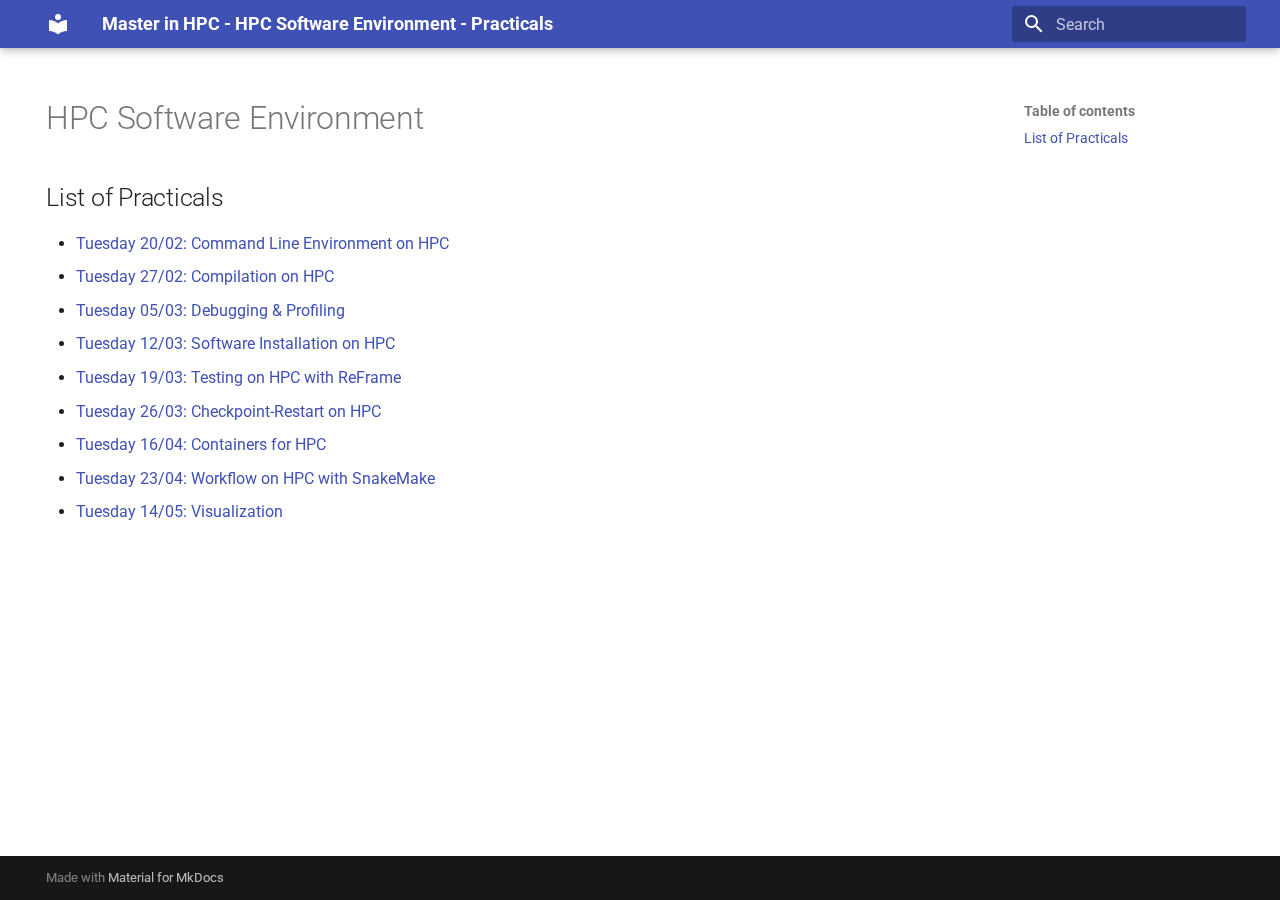
<file: index.html>
<!doctype html>
<html lang="en" class="no-js">
  <head>
    
      <meta charset="utf-8">
      <meta name="viewport" content="width=device-width,initial-scale=1">
      
      
        <meta name="author" content="Xavier Besseron">
      
      
        <link rel="canonical" href="https://besserox.github.io/HPC_Software_Environment/">
      
      
      
        <link rel="next" href="command_line_hpc/">
      
      
      <link rel="icon" href="assets/images/favicon.png">
      <meta name="generator" content="mkdocs-1.5.3, mkdocs-material-9.5.6">
    
    
      
        <title>Master in HPC - HPC Software Environment - Practicals</title>
      
    
    
      <link rel="stylesheet" href="assets/stylesheets/main.50c56a3b.min.css">
      
      


    
    
      
    
    
      
        
        
        <link rel="preconnect" href="https://fonts.gstatic.com" crossorigin>
        <link rel="stylesheet" href="https://fonts.googleapis.com/css?family=Roboto:300,300i,400,400i,700,700i%7CRoboto+Mono:400,400i,700,700i&display=fallback">
        <style>:root{--md-text-font:"Roboto";--md-code-font:"Roboto Mono"}</style>
      
    
    
      <link rel="stylesheet" href="stylesheets/extra.css">
    
    <script>__md_scope=new URL(".",location),__md_hash=e=>[...e].reduce((e,_)=>(e<<5)-e+_.charCodeAt(0),0),__md_get=(e,_=localStorage,t=__md_scope)=>JSON.parse(_.getItem(t.pathname+"."+e)),__md_set=(e,_,t=localStorage,a=__md_scope)=>{try{t.setItem(a.pathname+"."+e,JSON.stringify(_))}catch(e){}}</script>
    
      

    
    
    
  </head>
  
  
    <body dir="ltr">
  
    
    <input class="md-toggle" data-md-toggle="drawer" type="checkbox" id="__drawer" autocomplete="off">
    <input class="md-toggle" data-md-toggle="search" type="checkbox" id="__search" autocomplete="off">
    <label class="md-overlay" for="__drawer"></label>
    <div data-md-component="skip">
      
        
        <a href="#hpc-software-environment" class="md-skip">
          Skip to content
        </a>
      
    </div>
    <div data-md-component="announce">
      
    </div>
    
    
      

  

<header class="md-header md-header--shadow" data-md-component="header">
  <nav class="md-header__inner md-grid" aria-label="Header">
    <a href="." title="Master in HPC - HPC Software Environment - Practicals" class="md-header__button md-logo" aria-label="Master in HPC - HPC Software Environment - Practicals" data-md-component="logo">
      
  
  <svg xmlns="http://www.w3.org/2000/svg" viewBox="0 0 24 24"><path d="M12 8a3 3 0 0 0 3-3 3 3 0 0 0-3-3 3 3 0 0 0-3 3 3 3 0 0 0 3 3m0 3.54C9.64 9.35 6.5 8 3 8v11c3.5 0 6.64 1.35 9 3.54 2.36-2.19 5.5-3.54 9-3.54V8c-3.5 0-6.64 1.35-9 3.54Z"/></svg>

    </a>
    <label class="md-header__button md-icon" for="__drawer">
      
      <svg xmlns="http://www.w3.org/2000/svg" viewBox="0 0 24 24"><path d="M3 6h18v2H3V6m0 5h18v2H3v-2m0 5h18v2H3v-2Z"/></svg>
    </label>
    <div class="md-header__title" data-md-component="header-title">
      <div class="md-header__ellipsis">
        <div class="md-header__topic">
          <span class="md-ellipsis">
            Master in HPC - HPC Software Environment - Practicals
          </span>
        </div>
        <div class="md-header__topic" data-md-component="header-topic">
          <span class="md-ellipsis">
            
              Home
            
          </span>
        </div>
      </div>
    </div>
    
    
      <script>var media,input,key,value,palette=__md_get("__palette");if(palette&&palette.color){"(prefers-color-scheme)"===palette.color.media&&(media=matchMedia("(prefers-color-scheme: light)"),input=document.querySelector(media.matches?"[data-md-color-media='(prefers-color-scheme: light)']":"[data-md-color-media='(prefers-color-scheme: dark)']"),palette.color.media=input.getAttribute("data-md-color-media"),palette.color.scheme=input.getAttribute("data-md-color-scheme"),palette.color.primary=input.getAttribute("data-md-color-primary"),palette.color.accent=input.getAttribute("data-md-color-accent"));for([key,value]of Object.entries(palette.color))document.body.setAttribute("data-md-color-"+key,value)}</script>
    
    
    
      <label class="md-header__button md-icon" for="__search">
        
        <svg xmlns="http://www.w3.org/2000/svg" viewBox="0 0 24 24"><path d="M9.5 3A6.5 6.5 0 0 1 16 9.5c0 1.61-.59 3.09-1.56 4.23l.27.27h.79l5 5-1.5 1.5-5-5v-.79l-.27-.27A6.516 6.516 0 0 1 9.5 16 6.5 6.5 0 0 1 3 9.5 6.5 6.5 0 0 1 9.5 3m0 2C7 5 5 7 5 9.5S7 14 9.5 14 14 12 14 9.5 12 5 9.5 5Z"/></svg>
      </label>
      <div class="md-search" data-md-component="search" role="dialog">
  <label class="md-search__overlay" for="__search"></label>
  <div class="md-search__inner" role="search">
    <form class="md-search__form" name="search">
      <input type="text" class="md-search__input" name="query" aria-label="Search" placeholder="Search" autocapitalize="off" autocorrect="off" autocomplete="off" spellcheck="false" data-md-component="search-query" required>
      <label class="md-search__icon md-icon" for="__search">
        
        <svg xmlns="http://www.w3.org/2000/svg" viewBox="0 0 24 24"><path d="M9.5 3A6.5 6.5 0 0 1 16 9.5c0 1.61-.59 3.09-1.56 4.23l.27.27h.79l5 5-1.5 1.5-5-5v-.79l-.27-.27A6.516 6.516 0 0 1 9.5 16 6.5 6.5 0 0 1 3 9.5 6.5 6.5 0 0 1 9.5 3m0 2C7 5 5 7 5 9.5S7 14 9.5 14 14 12 14 9.5 12 5 9.5 5Z"/></svg>
        
        <svg xmlns="http://www.w3.org/2000/svg" viewBox="0 0 24 24"><path d="M20 11v2H8l5.5 5.5-1.42 1.42L4.16 12l7.92-7.92L13.5 5.5 8 11h12Z"/></svg>
      </label>
      <nav class="md-search__options" aria-label="Search">
        
        <button type="reset" class="md-search__icon md-icon" title="Clear" aria-label="Clear" tabindex="-1">
          
          <svg xmlns="http://www.w3.org/2000/svg" viewBox="0 0 24 24"><path d="M19 6.41 17.59 5 12 10.59 6.41 5 5 6.41 10.59 12 5 17.59 6.41 19 12 13.41 17.59 19 19 17.59 13.41 12 19 6.41Z"/></svg>
        </button>
      </nav>
      
    </form>
    <div class="md-search__output">
      <div class="md-search__scrollwrap" data-md-scrollfix>
        <div class="md-search-result" data-md-component="search-result">
          <div class="md-search-result__meta">
            Initializing search
          </div>
          <ol class="md-search-result__list" role="presentation"></ol>
        </div>
      </div>
    </div>
  </div>
</div>
    
    
  </nav>
  
</header>
    
    <div class="md-container" data-md-component="container">
      
      
        
          
        
      
      <main class="md-main" data-md-component="main">
        <div class="md-main__inner md-grid">
          
            
              
                
              
              <div class="md-sidebar md-sidebar--primary" data-md-component="sidebar" data-md-type="navigation" hidden>
                <div class="md-sidebar__scrollwrap">
                  <div class="md-sidebar__inner">
                    



<nav class="md-nav md-nav--primary" aria-label="Navigation" data-md-level="0">
  <label class="md-nav__title" for="__drawer">
    <a href="." title="Master in HPC - HPC Software Environment - Practicals" class="md-nav__button md-logo" aria-label="Master in HPC - HPC Software Environment - Practicals" data-md-component="logo">
      
  
  <svg xmlns="http://www.w3.org/2000/svg" viewBox="0 0 24 24"><path d="M12 8a3 3 0 0 0 3-3 3 3 0 0 0-3-3 3 3 0 0 0-3 3 3 3 0 0 0 3 3m0 3.54C9.64 9.35 6.5 8 3 8v11c3.5 0 6.64 1.35 9 3.54 2.36-2.19 5.5-3.54 9-3.54V8c-3.5 0-6.64 1.35-9 3.54Z"/></svg>

    </a>
    Master in HPC - HPC Software Environment - Practicals
  </label>
  
  <ul class="md-nav__list" data-md-scrollfix>
    
      
      
  
  
    
  
  
  
    <li class="md-nav__item md-nav__item--active">
      
      <input class="md-nav__toggle md-toggle" type="checkbox" id="__toc">
      
      
        
      
      
        <label class="md-nav__link md-nav__link--active" for="__toc">
          
  
  <span class="md-ellipsis">
    Home
  </span>
  

          <span class="md-nav__icon md-icon"></span>
        </label>
      
      <a href="." class="md-nav__link md-nav__link--active">
        
  
  <span class="md-ellipsis">
    Home
  </span>
  

      </a>
      
        

<nav class="md-nav md-nav--secondary" aria-label="Table of contents">
  
  
  
    
  
  
    <label class="md-nav__title" for="__toc">
      <span class="md-nav__icon md-icon"></span>
      Table of contents
    </label>
    <ul class="md-nav__list" data-md-component="toc" data-md-scrollfix>
      
        <li class="md-nav__item">
  <a href="#list-of-practicals" class="md-nav__link">
    <span class="md-ellipsis">
      List of Practicals
    </span>
  </a>
  
</li>
      
    </ul>
  
</nav>
      
    </li>
  

    
      
      
  
  
  
  
    <li class="md-nav__item">
      <a href="command_line_hpc/" class="md-nav__link">
        
  
  <span class="md-ellipsis">
    Command Line Environment on HPC
  </span>
  

      </a>
    </li>
  

    
      
      
  
  
  
  
    <li class="md-nav__item">
      <a href="compilation/" class="md-nav__link">
        
  
  <span class="md-ellipsis">
    Compilation on HPC
  </span>
  

      </a>
    </li>
  

    
      
      
  
  
  
  
    <li class="md-nav__item">
      <a href="debugging_profiling/" class="md-nav__link">
        
  
  <span class="md-ellipsis">
    Debugging & Profiling
  </span>
  

      </a>
    </li>
  

    
      
      
  
  
  
  
    <li class="md-nav__item">
      <a href="software_installation/" class="md-nav__link">
        
  
  <span class="md-ellipsis">
    Installing Software on HPC
  </span>
  

      </a>
    </li>
  

    
      
      
  
  
  
  
    <li class="md-nav__item">
      <a href="testing/" class="md-nav__link">
        
  
  <span class="md-ellipsis">
    Testing on HPC with ReFrame
  </span>
  

      </a>
    </li>
  

    
  </ul>
</nav>
                  </div>
                </div>
              </div>
            
            
              
                
              
              <div class="md-sidebar md-sidebar--secondary" data-md-component="sidebar" data-md-type="toc" >
                <div class="md-sidebar__scrollwrap">
                  <div class="md-sidebar__inner">
                    

<nav class="md-nav md-nav--secondary" aria-label="Table of contents">
  
  
  
    
  
  
    <label class="md-nav__title" for="__toc">
      <span class="md-nav__icon md-icon"></span>
      Table of contents
    </label>
    <ul class="md-nav__list" data-md-component="toc" data-md-scrollfix>
      
        <li class="md-nav__item">
  <a href="#list-of-practicals" class="md-nav__link">
    <span class="md-ellipsis">
      List of Practicals
    </span>
  </a>
  
</li>
      
    </ul>
  
</nav>
                  </div>
                </div>
              </div>
            
          
          
            <div class="md-content" data-md-component="content">
              <article class="md-content__inner md-typeset">
                
                  


<h1 id="hpc-software-environment">HPC Software Environment</h1>
<h2 id="list-of-practicals">List of Practicals</h2>
<ul>
<li><a href="command_line_hpc/">Tuesday 20/02: Command Line Environment on HPC</a></li>
<li><a href="compilation/">Tuesday 27/02: Compilation on HPC</a></li>
<li><a href="debugging_profiling/">Tuesday 05/03: Debugging &amp; Profiling</a></li>
<li><a href="software_installation/">Tuesday 12/03: Software Installation on HPC</a></li>
<li><a href="testing/">Tuesday 19/03: Testing on HPC with ReFrame</a></li>
<li><a href="">Tuesday 26/03: Checkpoint-Restart on HPC</a></li>
<li><a href="">Tuesday 16/04: Containers for HPC</a></li>
<li><a href="">Tuesday 23/04: Workflow on HPC with SnakeMake</a></li>
<li><a href="">Tuesday 14/05: Visualization</a></li>
</ul>







  
  




  



                
              </article>
            </div>
          
          
<script>var target=document.getElementById(location.hash.slice(1));target&&target.name&&(target.checked=target.name.startsWith("__tabbed_"))</script>
        </div>
        
      </main>
      
        <footer class="md-footer">
  
  <div class="md-footer-meta md-typeset">
    <div class="md-footer-meta__inner md-grid">
      <div class="md-copyright">
  
  
    Made with
    <a href="https://squidfunk.github.io/mkdocs-material/" target="_blank" rel="noopener">
      Material for MkDocs
    </a>
  
</div>
      
    </div>
  </div>
</footer>
      
    </div>
    <div class="md-dialog" data-md-component="dialog">
      <div class="md-dialog__inner md-typeset"></div>
    </div>
    
    
    <script id="__config" type="application/json">{"base": ".", "features": [], "search": "assets/javascripts/workers/search.b8dbb3d2.min.js", "translations": {"clipboard.copied": "Copied to clipboard", "clipboard.copy": "Copy to clipboard", "search.result.more.one": "1 more on this page", "search.result.more.other": "# more on this page", "search.result.none": "No matching documents", "search.result.one": "1 matching document", "search.result.other": "# matching documents", "search.result.placeholder": "Type to start searching", "search.result.term.missing": "Missing", "select.version": "Select version"}}</script>
    
    
      <script src="assets/javascripts/bundle.e1c3ead8.min.js"></script>
      
        <script src="js/open_in_new_tab.js"></script>
      
    
  </body>
</html>
</file>
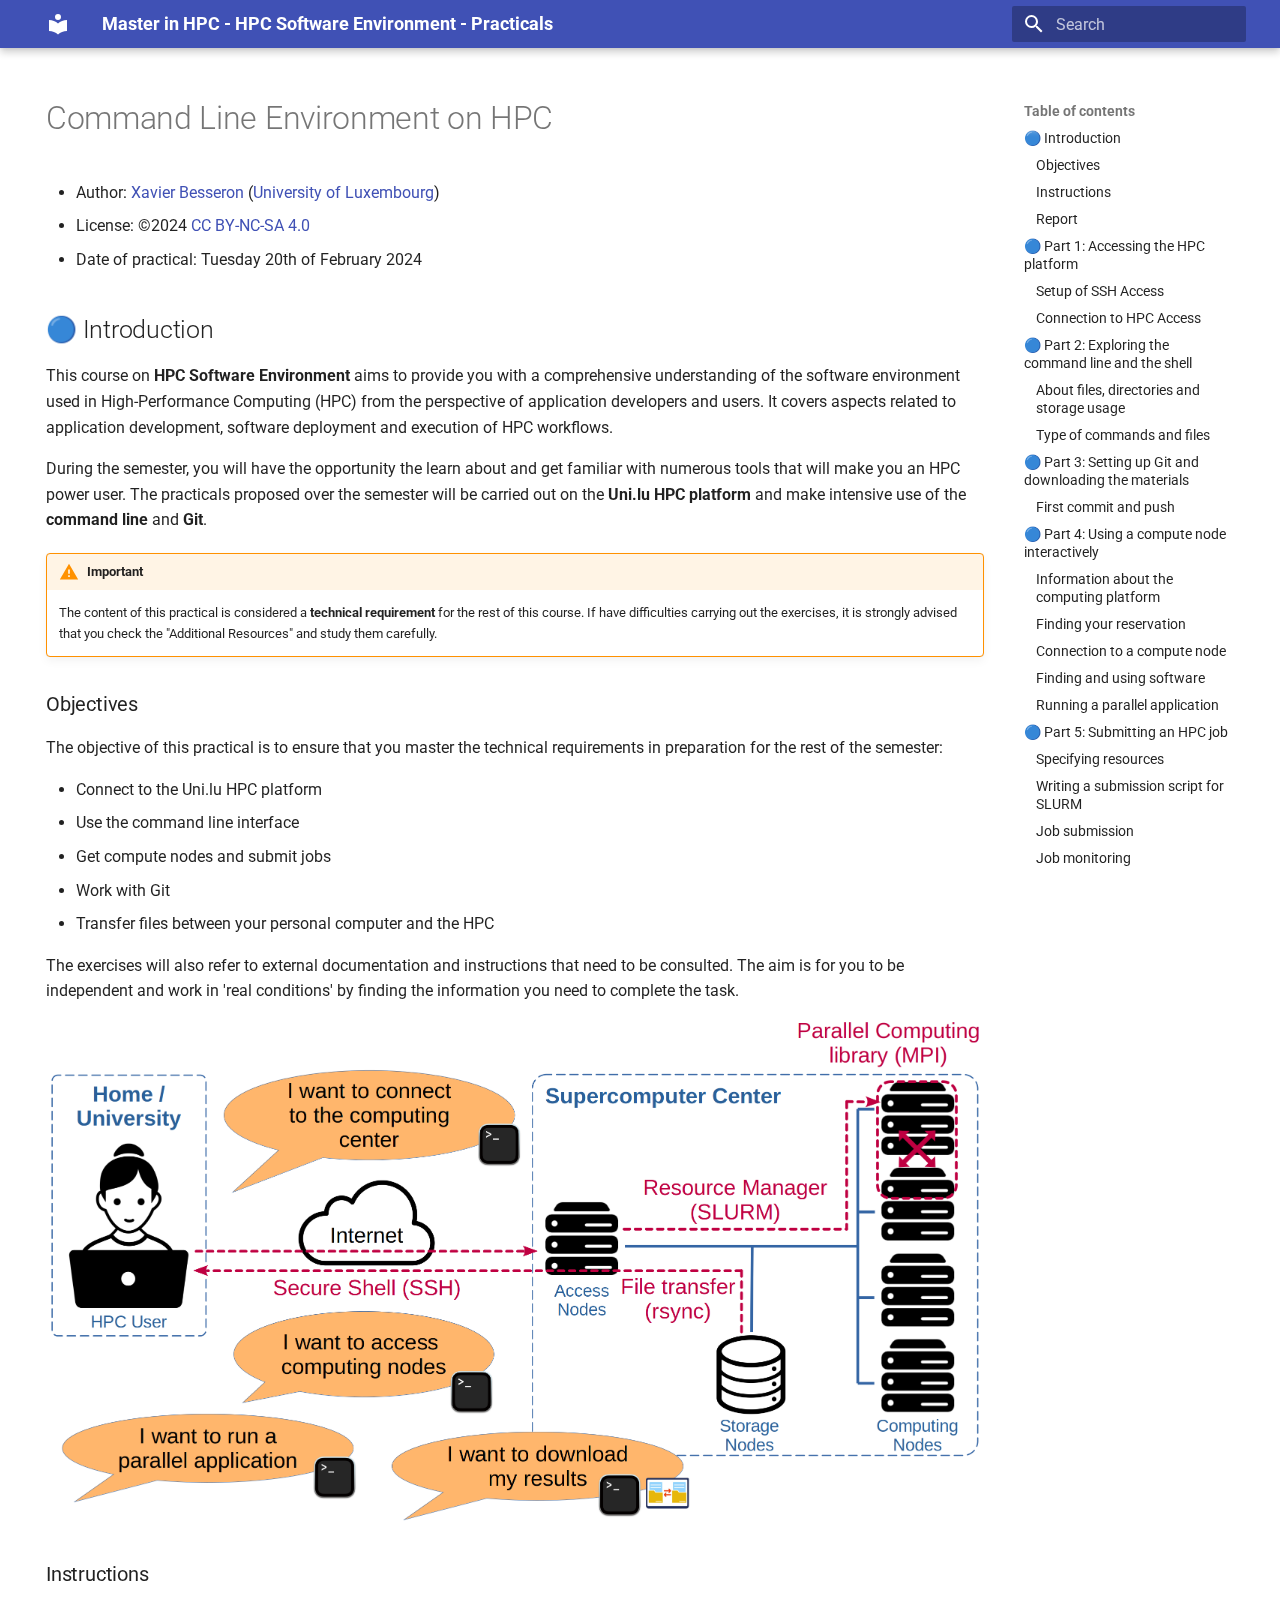
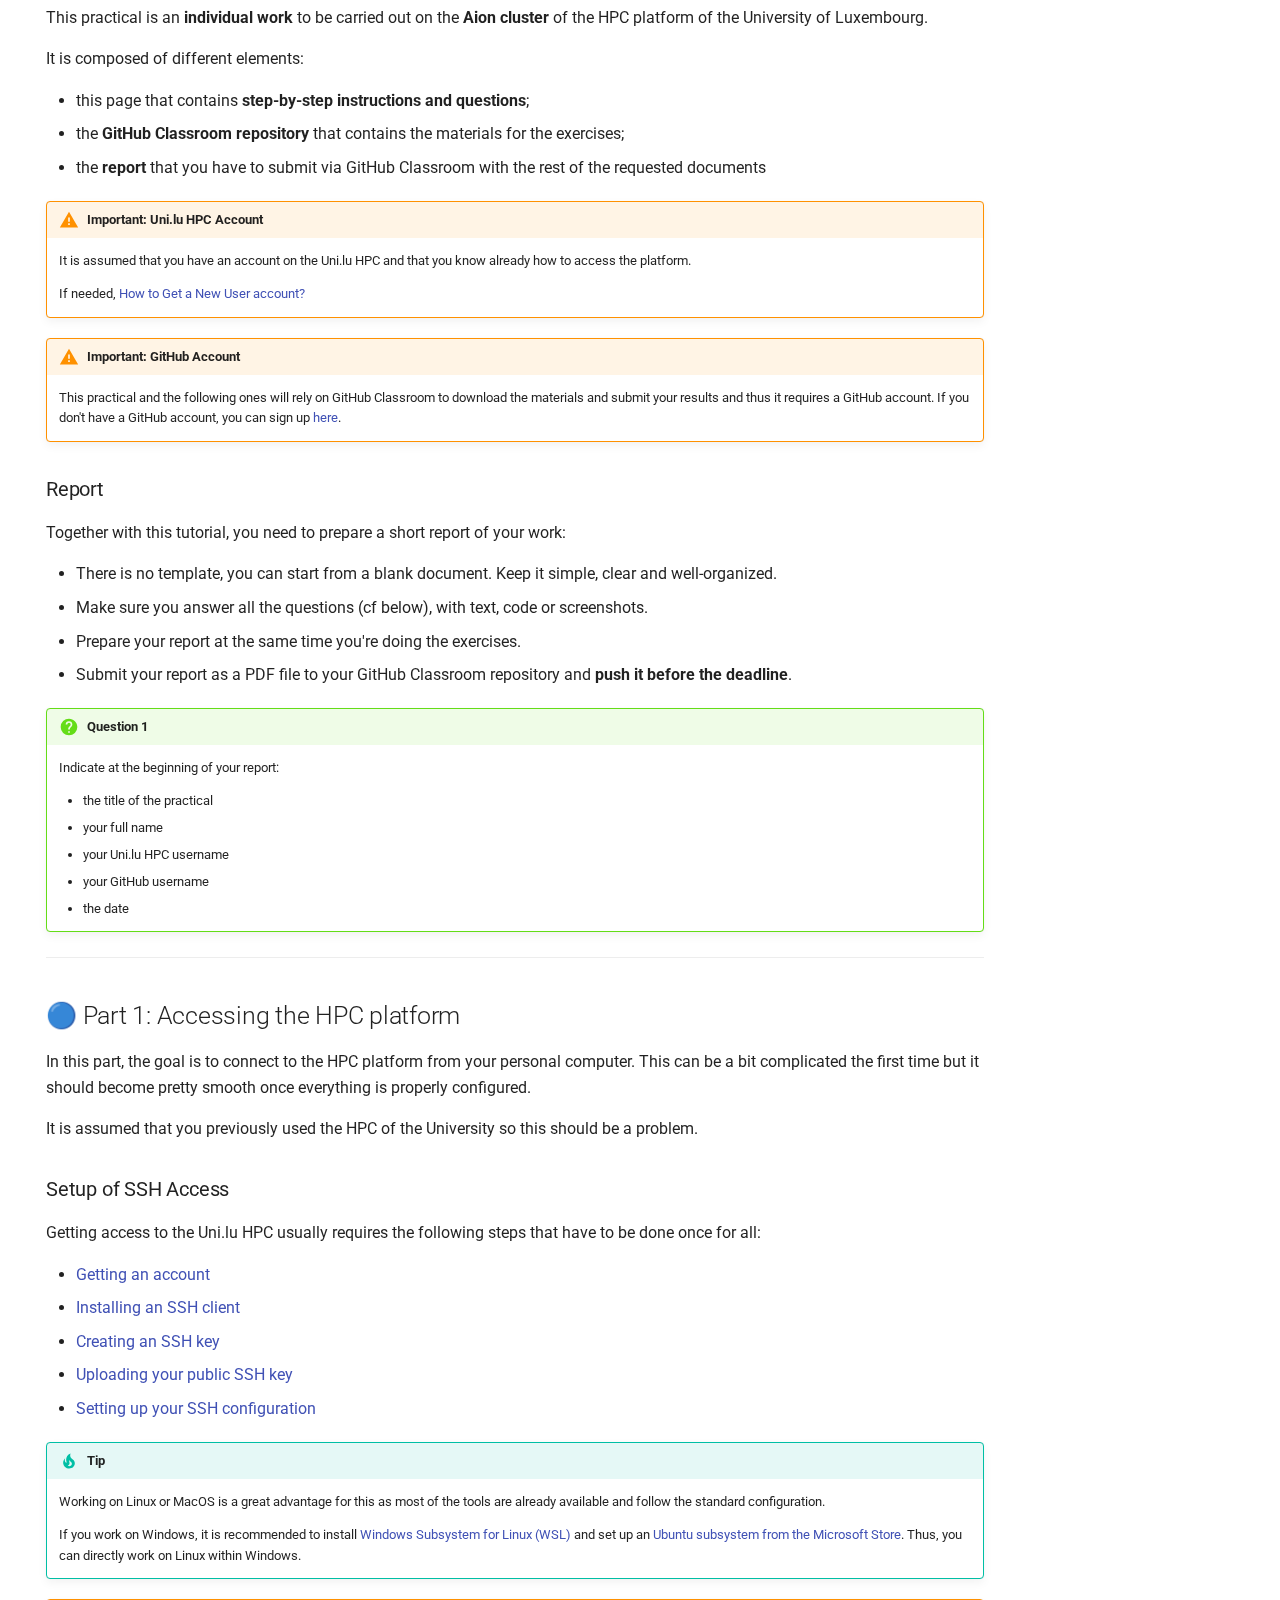
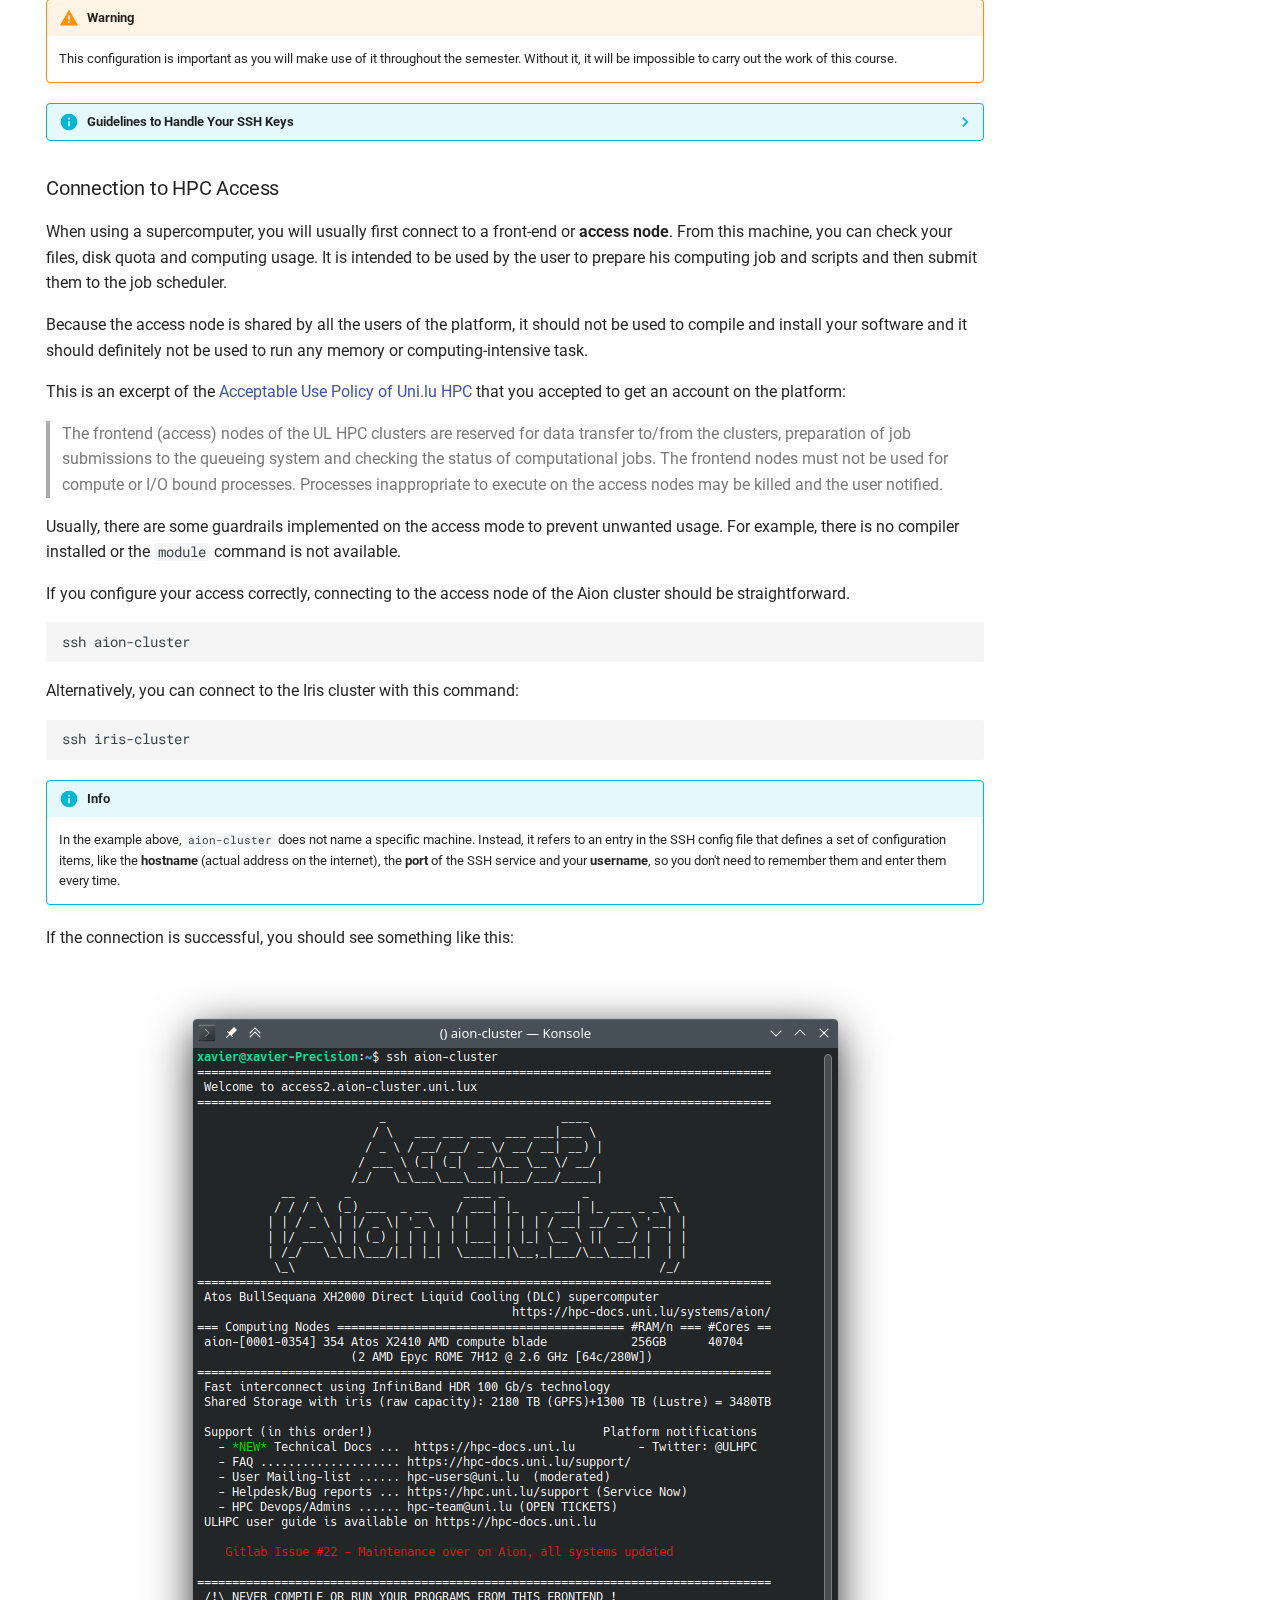
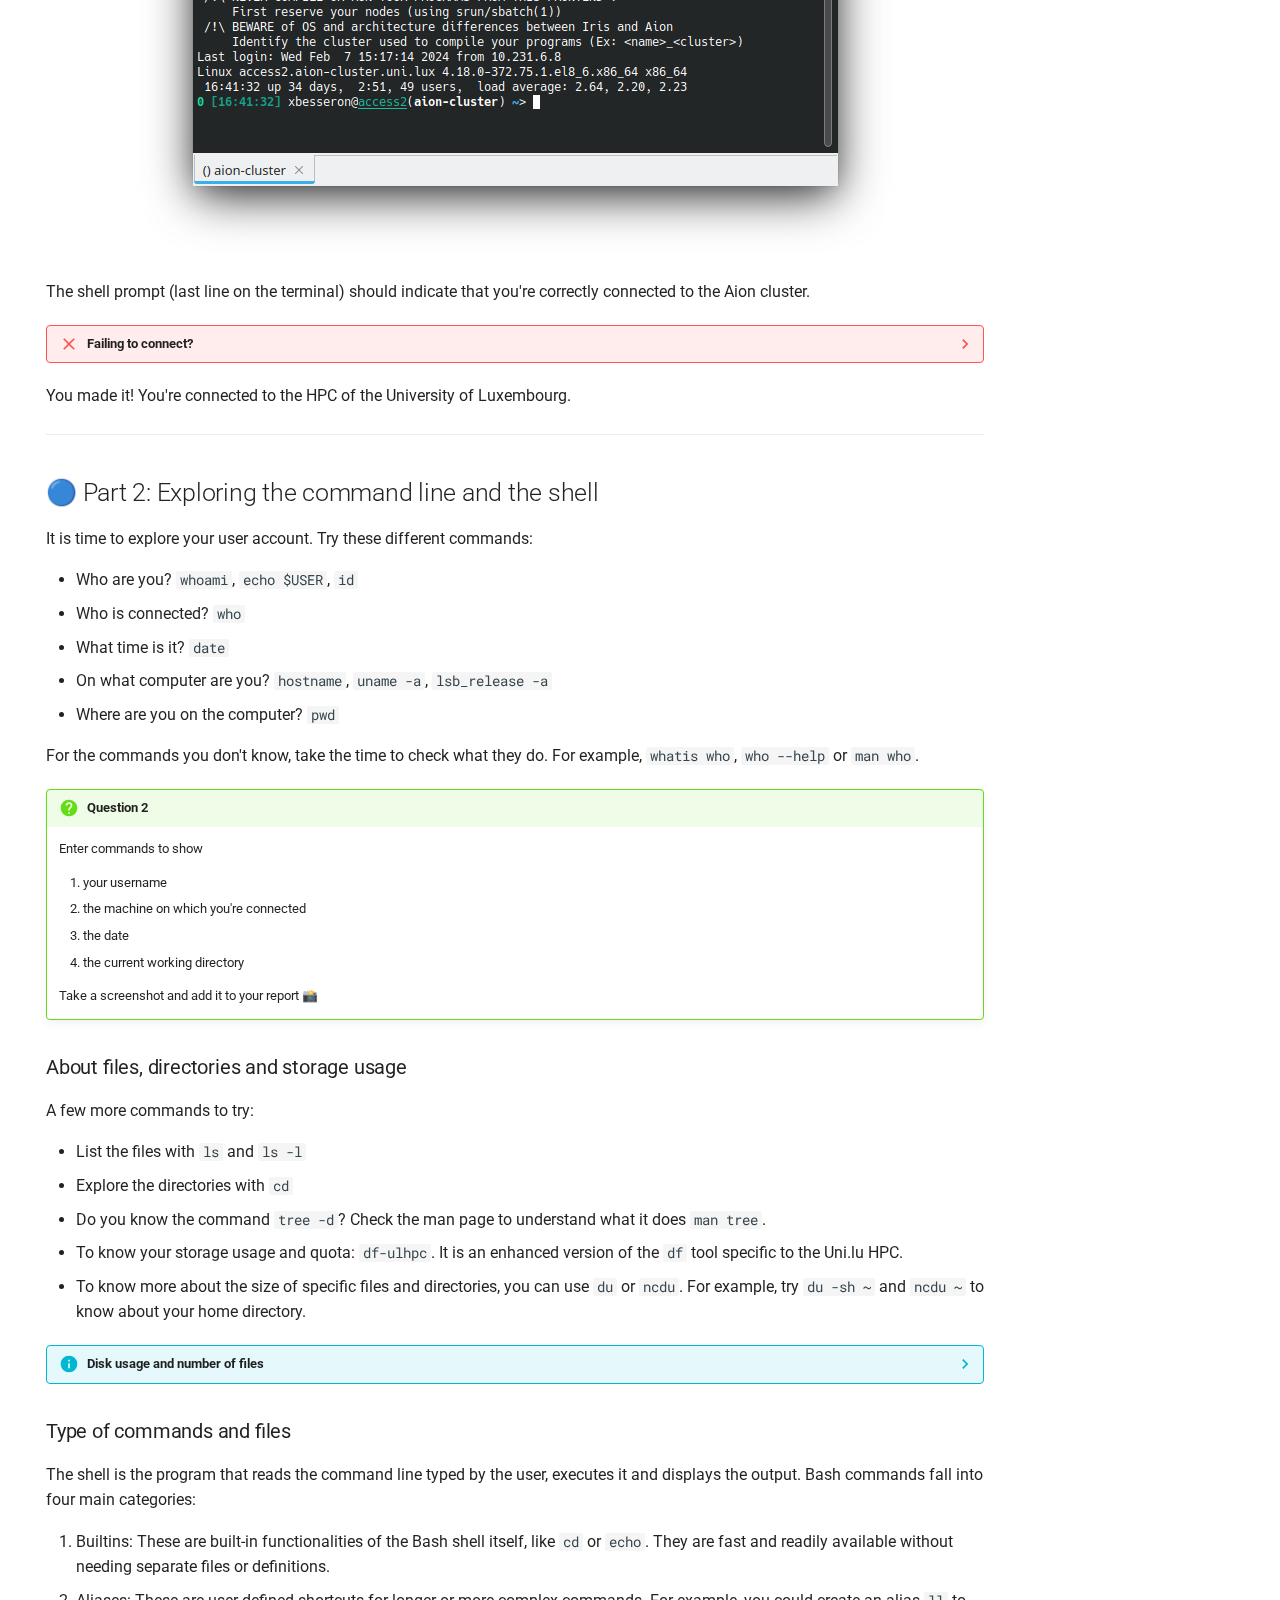
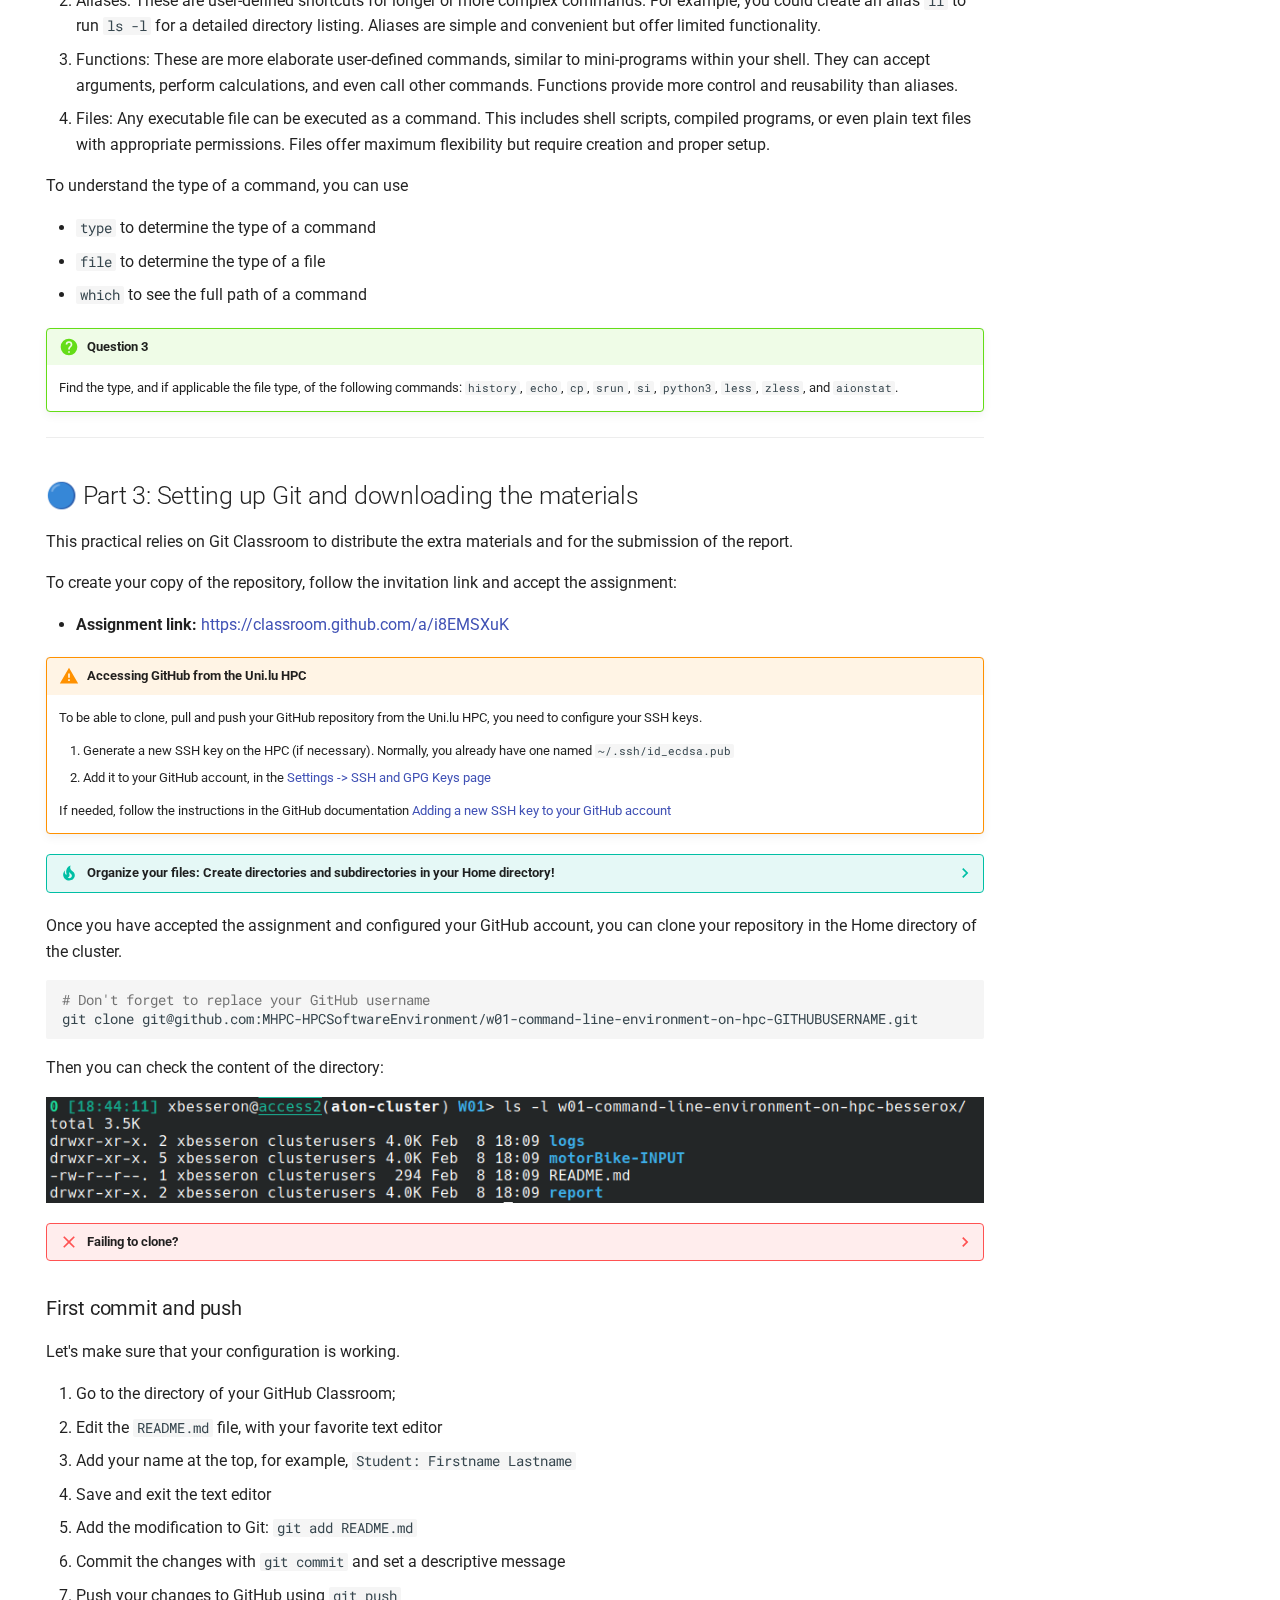
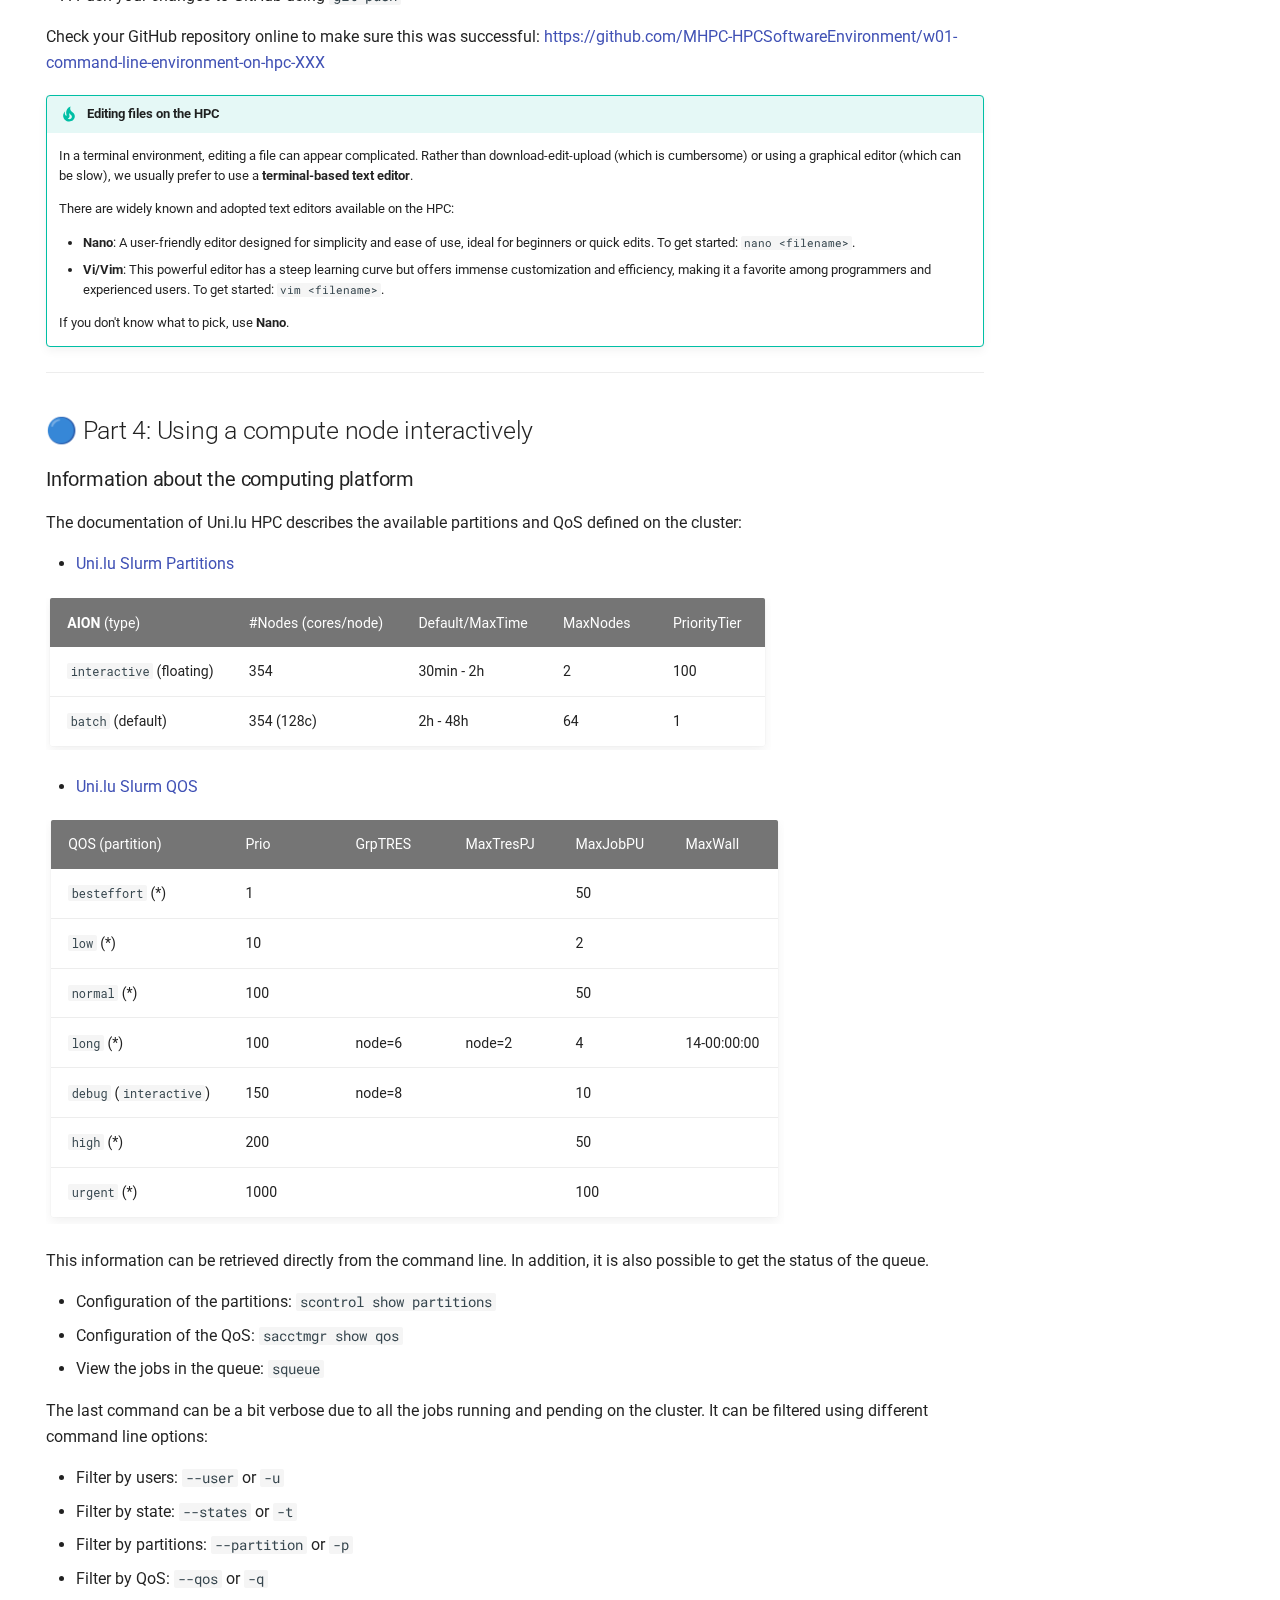
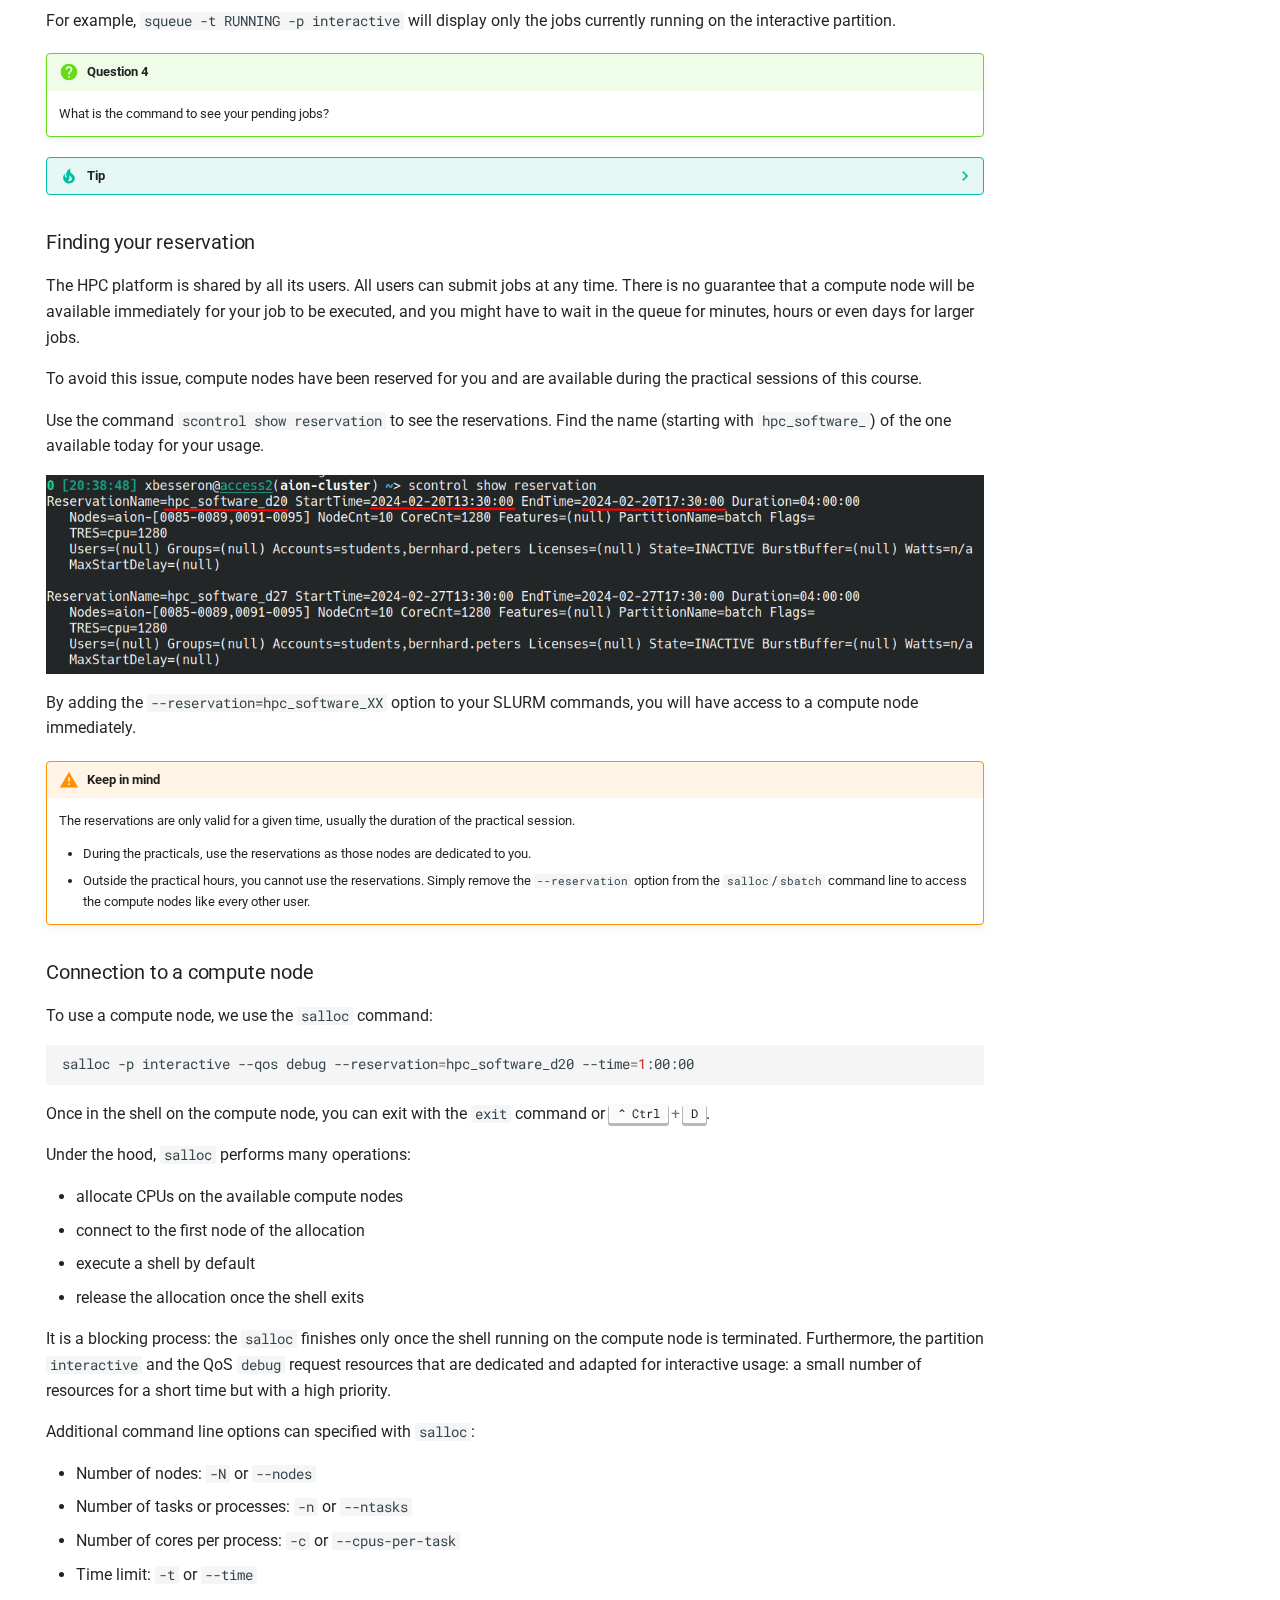
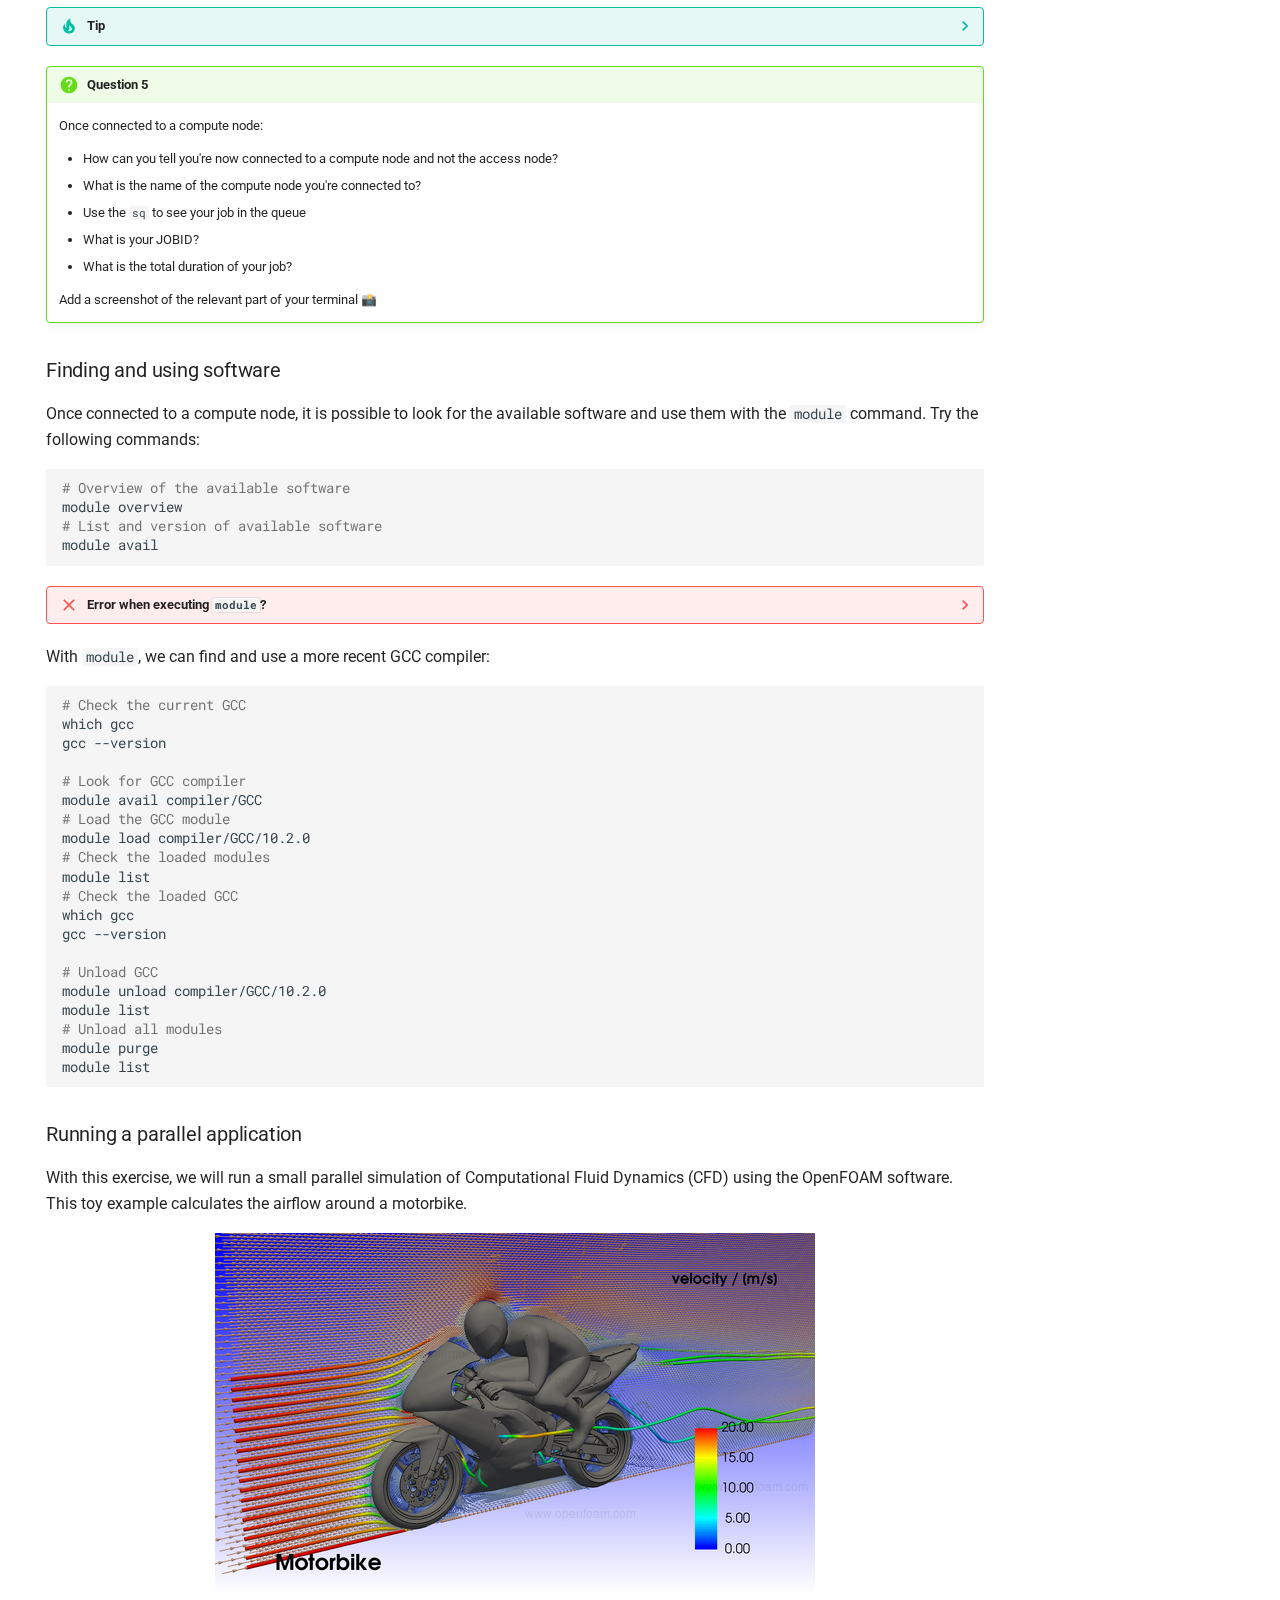
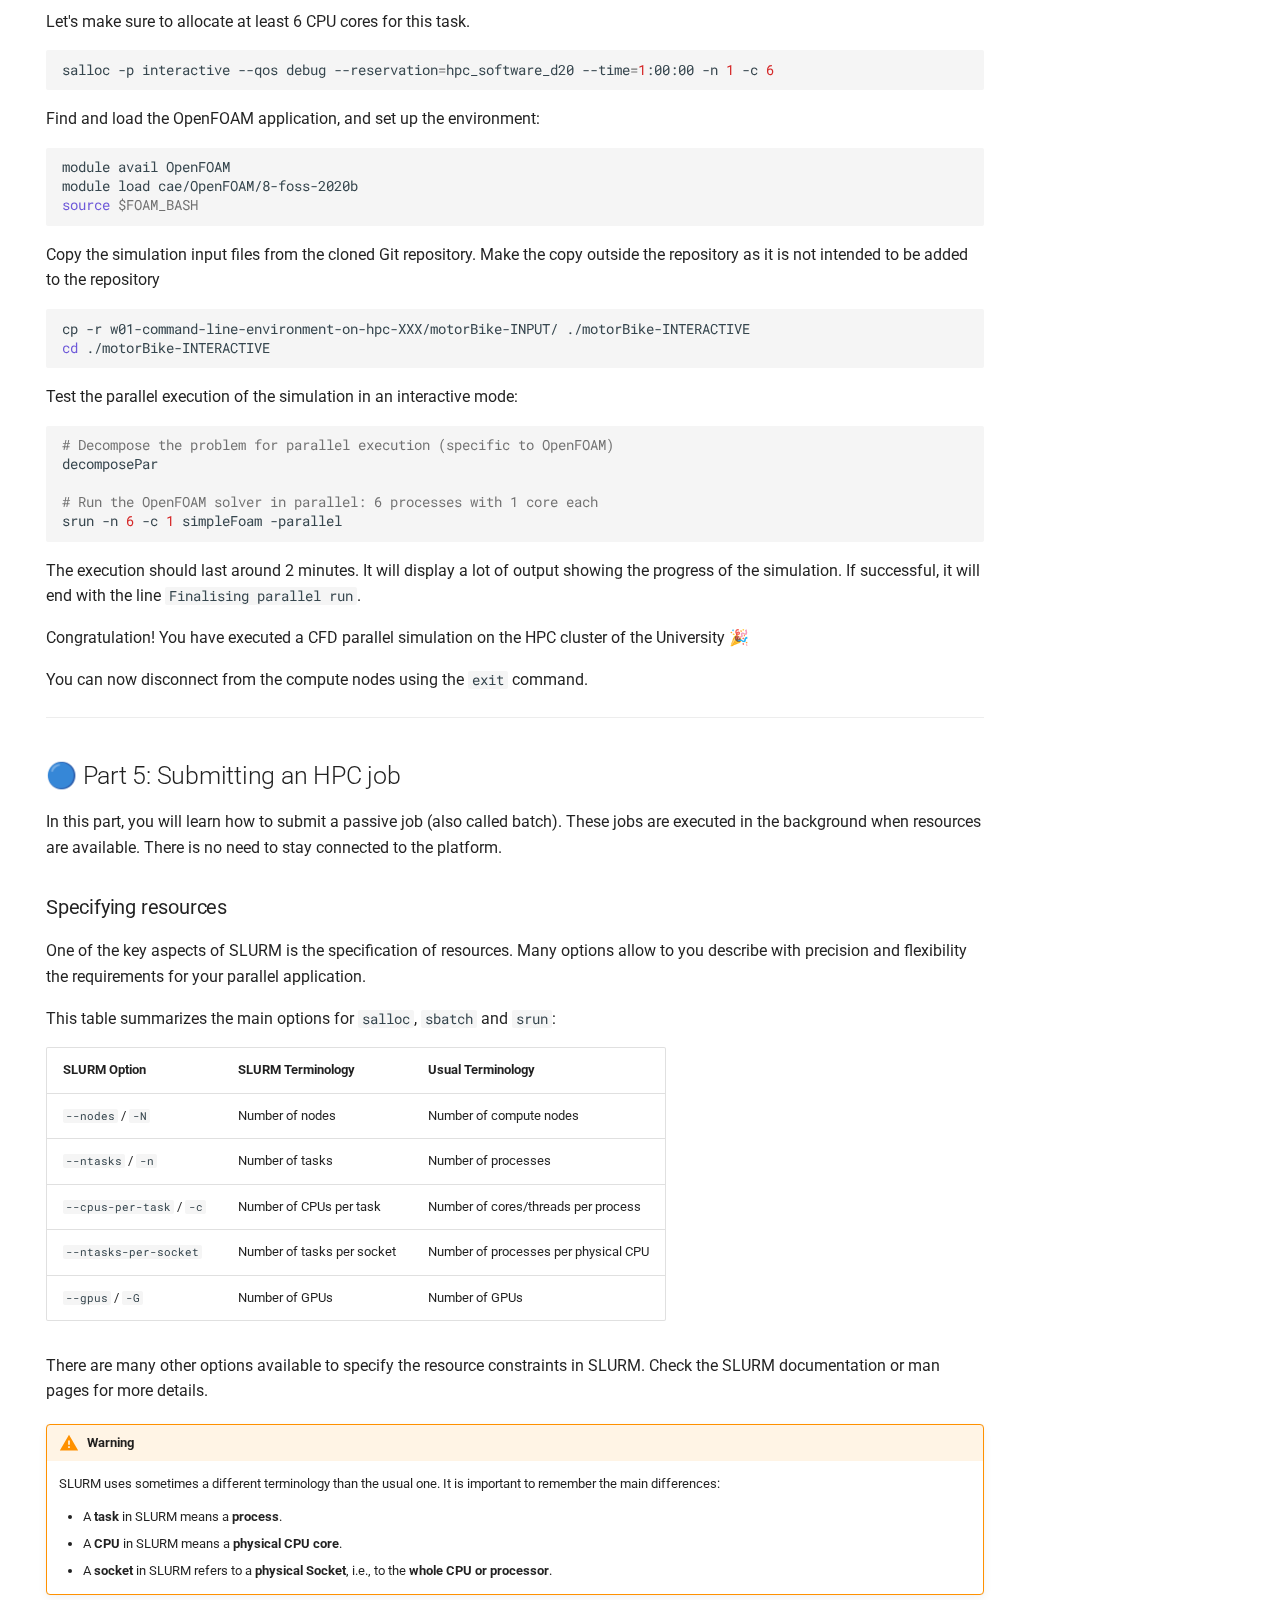
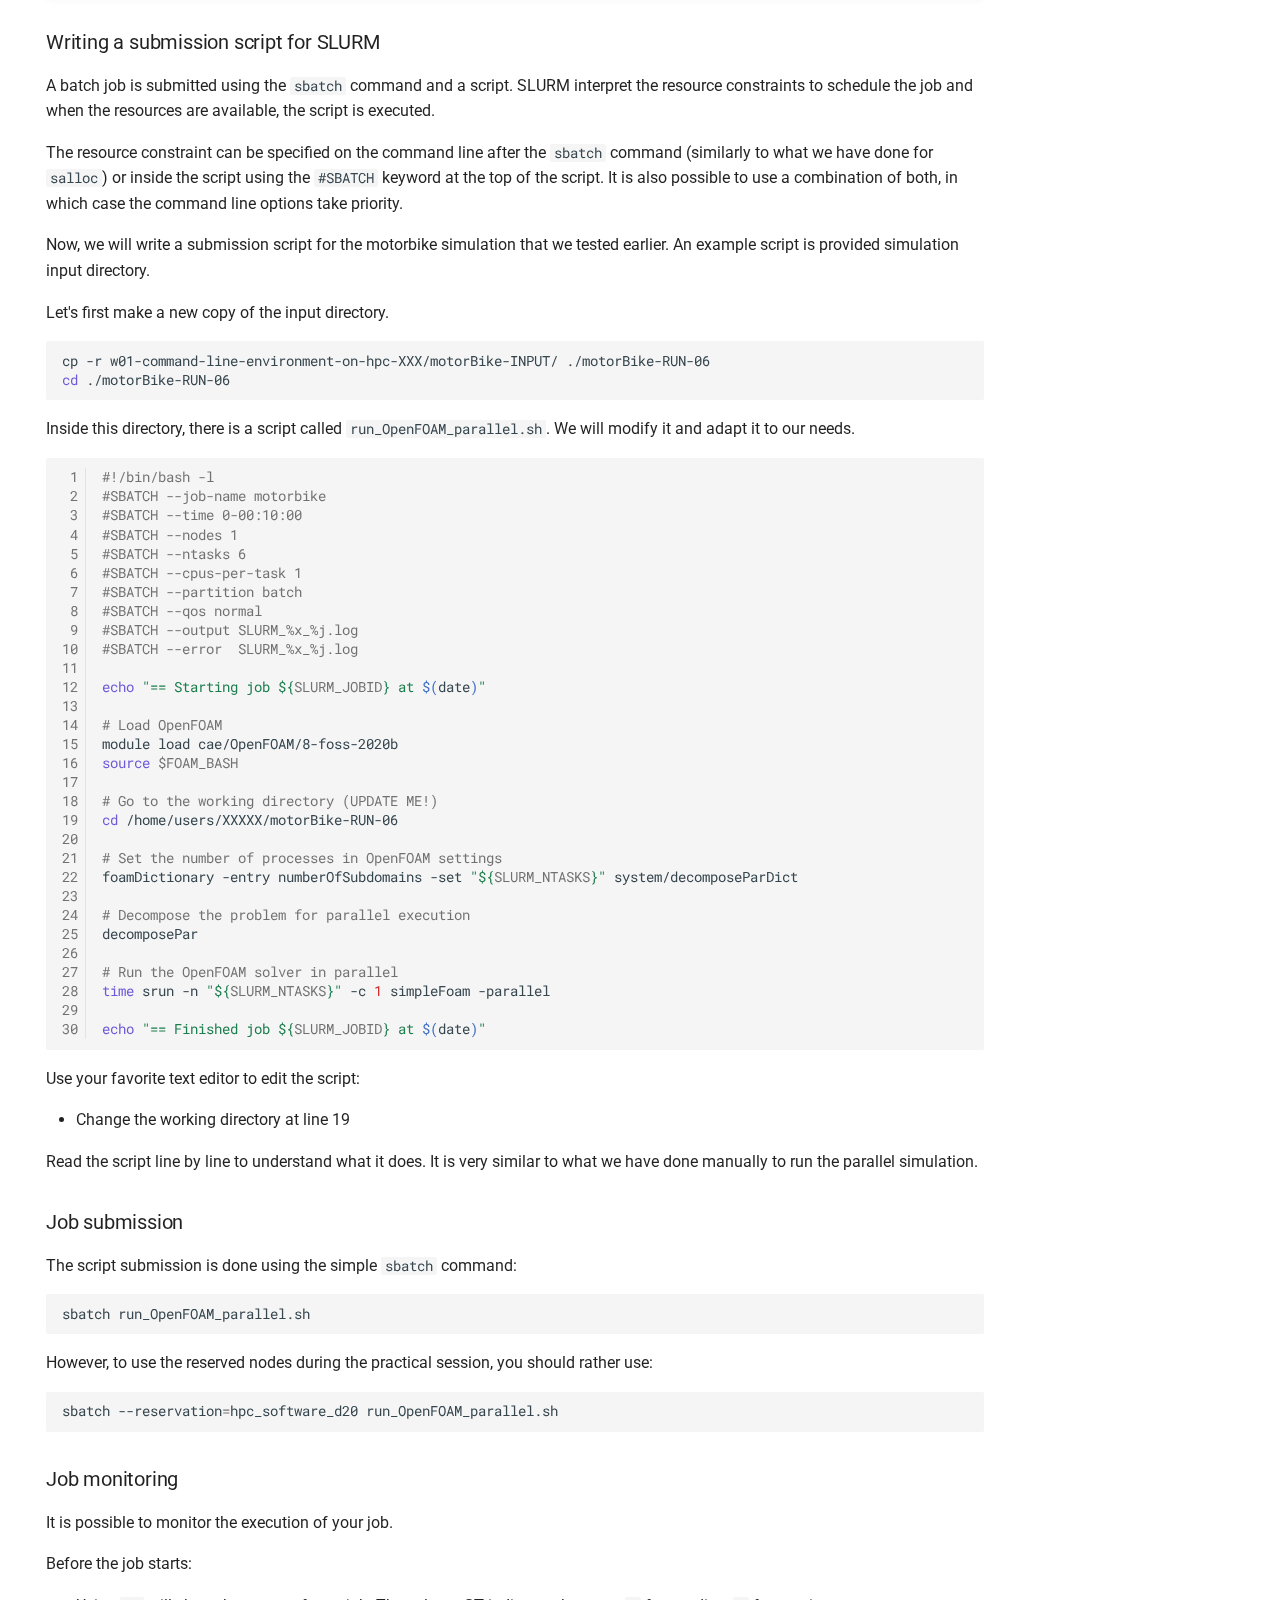
<file: command_line_hpc/index.html>
<!doctype html>
<html lang="en" class="no-js">
  <head>
    
      <meta charset="utf-8">
      <meta name="viewport" content="width=device-width,initial-scale=1">
      
      
        <meta name="author" content="Xavier Besseron">
      
      
        <link rel="canonical" href="https://besserox.github.io/HPC_Software_Environment/command_line_hpc/">
      
      
        <link rel="prev" href="..">
      
      
        <link rel="next" href="../compilation/">
      
      
      <link rel="icon" href="../assets/images/favicon.png">
      <meta name="generator" content="mkdocs-1.5.3, mkdocs-material-9.5.6">
    
    
      
        <title>Command Line Environment on HPC - Master in HPC - HPC Software Environment - Practicals</title>
      
    
    
      <link rel="stylesheet" href="../assets/stylesheets/main.50c56a3b.min.css">
      
      


    
    
      
    
    
      
        
        
        <link rel="preconnect" href="https://fonts.gstatic.com" crossorigin>
        <link rel="stylesheet" href="https://fonts.googleapis.com/css?family=Roboto:300,300i,400,400i,700,700i%7CRoboto+Mono:400,400i,700,700i&display=fallback">
        <style>:root{--md-text-font:"Roboto";--md-code-font:"Roboto Mono"}</style>
      
    
    
      <link rel="stylesheet" href="../stylesheets/extra.css">
    
    <script>__md_scope=new URL("..",location),__md_hash=e=>[...e].reduce((e,_)=>(e<<5)-e+_.charCodeAt(0),0),__md_get=(e,_=localStorage,t=__md_scope)=>JSON.parse(_.getItem(t.pathname+"."+e)),__md_set=(e,_,t=localStorage,a=__md_scope)=>{try{t.setItem(a.pathname+"."+e,JSON.stringify(_))}catch(e){}}</script>
    
      

    
    
    
  </head>
  
  
    <body dir="ltr">
  
    
    <input class="md-toggle" data-md-toggle="drawer" type="checkbox" id="__drawer" autocomplete="off">
    <input class="md-toggle" data-md-toggle="search" type="checkbox" id="__search" autocomplete="off">
    <label class="md-overlay" for="__drawer"></label>
    <div data-md-component="skip">
      
        
        <a href="#command-line-environment-on-hpc" class="md-skip">
          Skip to content
        </a>
      
    </div>
    <div data-md-component="announce">
      
    </div>
    
    
      

  

<header class="md-header md-header--shadow" data-md-component="header">
  <nav class="md-header__inner md-grid" aria-label="Header">
    <a href=".." title="Master in HPC - HPC Software Environment - Practicals" class="md-header__button md-logo" aria-label="Master in HPC - HPC Software Environment - Practicals" data-md-component="logo">
      
  
  <svg xmlns="http://www.w3.org/2000/svg" viewBox="0 0 24 24"><path d="M12 8a3 3 0 0 0 3-3 3 3 0 0 0-3-3 3 3 0 0 0-3 3 3 3 0 0 0 3 3m0 3.54C9.64 9.35 6.5 8 3 8v11c3.5 0 6.64 1.35 9 3.54 2.36-2.19 5.5-3.54 9-3.54V8c-3.5 0-6.64 1.35-9 3.54Z"/></svg>

    </a>
    <label class="md-header__button md-icon" for="__drawer">
      
      <svg xmlns="http://www.w3.org/2000/svg" viewBox="0 0 24 24"><path d="M3 6h18v2H3V6m0 5h18v2H3v-2m0 5h18v2H3v-2Z"/></svg>
    </label>
    <div class="md-header__title" data-md-component="header-title">
      <div class="md-header__ellipsis">
        <div class="md-header__topic">
          <span class="md-ellipsis">
            Master in HPC - HPC Software Environment - Practicals
          </span>
        </div>
        <div class="md-header__topic" data-md-component="header-topic">
          <span class="md-ellipsis">
            
              Command Line Environment on HPC
            
          </span>
        </div>
      </div>
    </div>
    
    
      <script>var media,input,key,value,palette=__md_get("__palette");if(palette&&palette.color){"(prefers-color-scheme)"===palette.color.media&&(media=matchMedia("(prefers-color-scheme: light)"),input=document.querySelector(media.matches?"[data-md-color-media='(prefers-color-scheme: light)']":"[data-md-color-media='(prefers-color-scheme: dark)']"),palette.color.media=input.getAttribute("data-md-color-media"),palette.color.scheme=input.getAttribute("data-md-color-scheme"),palette.color.primary=input.getAttribute("data-md-color-primary"),palette.color.accent=input.getAttribute("data-md-color-accent"));for([key,value]of Object.entries(palette.color))document.body.setAttribute("data-md-color-"+key,value)}</script>
    
    
    
      <label class="md-header__button md-icon" for="__search">
        
        <svg xmlns="http://www.w3.org/2000/svg" viewBox="0 0 24 24"><path d="M9.5 3A6.5 6.5 0 0 1 16 9.5c0 1.61-.59 3.09-1.56 4.23l.27.27h.79l5 5-1.5 1.5-5-5v-.79l-.27-.27A6.516 6.516 0 0 1 9.5 16 6.5 6.5 0 0 1 3 9.5 6.5 6.5 0 0 1 9.5 3m0 2C7 5 5 7 5 9.5S7 14 9.5 14 14 12 14 9.5 12 5 9.5 5Z"/></svg>
      </label>
      <div class="md-search" data-md-component="search" role="dialog">
  <label class="md-search__overlay" for="__search"></label>
  <div class="md-search__inner" role="search">
    <form class="md-search__form" name="search">
      <input type="text" class="md-search__input" name="query" aria-label="Search" placeholder="Search" autocapitalize="off" autocorrect="off" autocomplete="off" spellcheck="false" data-md-component="search-query" required>
      <label class="md-search__icon md-icon" for="__search">
        
        <svg xmlns="http://www.w3.org/2000/svg" viewBox="0 0 24 24"><path d="M9.5 3A6.5 6.5 0 0 1 16 9.5c0 1.61-.59 3.09-1.56 4.23l.27.27h.79l5 5-1.5 1.5-5-5v-.79l-.27-.27A6.516 6.516 0 0 1 9.5 16 6.5 6.5 0 0 1 3 9.5 6.5 6.5 0 0 1 9.5 3m0 2C7 5 5 7 5 9.5S7 14 9.5 14 14 12 14 9.5 12 5 9.5 5Z"/></svg>
        
        <svg xmlns="http://www.w3.org/2000/svg" viewBox="0 0 24 24"><path d="M20 11v2H8l5.5 5.5-1.42 1.42L4.16 12l7.92-7.92L13.5 5.5 8 11h12Z"/></svg>
      </label>
      <nav class="md-search__options" aria-label="Search">
        
        <button type="reset" class="md-search__icon md-icon" title="Clear" aria-label="Clear" tabindex="-1">
          
          <svg xmlns="http://www.w3.org/2000/svg" viewBox="0 0 24 24"><path d="M19 6.41 17.59 5 12 10.59 6.41 5 5 6.41 10.59 12 5 17.59 6.41 19 12 13.41 17.59 19 19 17.59 13.41 12 19 6.41Z"/></svg>
        </button>
      </nav>
      
    </form>
    <div class="md-search__output">
      <div class="md-search__scrollwrap" data-md-scrollfix>
        <div class="md-search-result" data-md-component="search-result">
          <div class="md-search-result__meta">
            Initializing search
          </div>
          <ol class="md-search-result__list" role="presentation"></ol>
        </div>
      </div>
    </div>
  </div>
</div>
    
    
  </nav>
  
</header>
    
    <div class="md-container" data-md-component="container">
      
      
        
          
        
      
      <main class="md-main" data-md-component="main">
        <div class="md-main__inner md-grid">
          
            
              
                
              
              <div class="md-sidebar md-sidebar--primary" data-md-component="sidebar" data-md-type="navigation" hidden>
                <div class="md-sidebar__scrollwrap">
                  <div class="md-sidebar__inner">
                    



<nav class="md-nav md-nav--primary" aria-label="Navigation" data-md-level="0">
  <label class="md-nav__title" for="__drawer">
    <a href=".." title="Master in HPC - HPC Software Environment - Practicals" class="md-nav__button md-logo" aria-label="Master in HPC - HPC Software Environment - Practicals" data-md-component="logo">
      
  
  <svg xmlns="http://www.w3.org/2000/svg" viewBox="0 0 24 24"><path d="M12 8a3 3 0 0 0 3-3 3 3 0 0 0-3-3 3 3 0 0 0-3 3 3 3 0 0 0 3 3m0 3.54C9.64 9.35 6.5 8 3 8v11c3.5 0 6.64 1.35 9 3.54 2.36-2.19 5.5-3.54 9-3.54V8c-3.5 0-6.64 1.35-9 3.54Z"/></svg>

    </a>
    Master in HPC - HPC Software Environment - Practicals
  </label>
  
  <ul class="md-nav__list" data-md-scrollfix>
    
      
      
  
  
  
  
    <li class="md-nav__item">
      <a href=".." class="md-nav__link">
        
  
  <span class="md-ellipsis">
    Home
  </span>
  

      </a>
    </li>
  

    
      
      
  
  
    
  
  
  
    <li class="md-nav__item md-nav__item--active">
      
      <input class="md-nav__toggle md-toggle" type="checkbox" id="__toc">
      
      
        
      
      
        <label class="md-nav__link md-nav__link--active" for="__toc">
          
  
  <span class="md-ellipsis">
    Command Line Environment on HPC
  </span>
  

          <span class="md-nav__icon md-icon"></span>
        </label>
      
      <a href="./" class="md-nav__link md-nav__link--active">
        
  
  <span class="md-ellipsis">
    Command Line Environment on HPC
  </span>
  

      </a>
      
        

<nav class="md-nav md-nav--secondary" aria-label="Table of contents">
  
  
  
    
  
  
    <label class="md-nav__title" for="__toc">
      <span class="md-nav__icon md-icon"></span>
      Table of contents
    </label>
    <ul class="md-nav__list" data-md-component="toc" data-md-scrollfix>
      
        <li class="md-nav__item">
  <a href="#introduction" class="md-nav__link">
    <span class="md-ellipsis">
      🔵 Introduction
    </span>
  </a>
  
    <nav class="md-nav" aria-label="🔵 Introduction">
      <ul class="md-nav__list">
        
          <li class="md-nav__item">
  <a href="#objectives" class="md-nav__link">
    <span class="md-ellipsis">
      Objectives
    </span>
  </a>
  
</li>
        
          <li class="md-nav__item">
  <a href="#instructions" class="md-nav__link">
    <span class="md-ellipsis">
      Instructions
    </span>
  </a>
  
</li>
        
          <li class="md-nav__item">
  <a href="#report" class="md-nav__link">
    <span class="md-ellipsis">
      Report
    </span>
  </a>
  
</li>
        
      </ul>
    </nav>
  
</li>
      
        <li class="md-nav__item">
  <a href="#part-1-accessing-the-hpc-platform" class="md-nav__link">
    <span class="md-ellipsis">
      🔵 Part 1: Accessing the HPC platform
    </span>
  </a>
  
    <nav class="md-nav" aria-label="🔵 Part 1: Accessing the HPC platform">
      <ul class="md-nav__list">
        
          <li class="md-nav__item">
  <a href="#setup-of-ssh-access" class="md-nav__link">
    <span class="md-ellipsis">
      Setup of SSH Access
    </span>
  </a>
  
</li>
        
          <li class="md-nav__item">
  <a href="#connection-to-hpc-access" class="md-nav__link">
    <span class="md-ellipsis">
      Connection to HPC Access
    </span>
  </a>
  
</li>
        
      </ul>
    </nav>
  
</li>
      
        <li class="md-nav__item">
  <a href="#part-2-exploring-the-command-line-and-the-shell" class="md-nav__link">
    <span class="md-ellipsis">
      🔵 Part 2: Exploring the command line and the shell
    </span>
  </a>
  
    <nav class="md-nav" aria-label="🔵 Part 2: Exploring the command line and the shell">
      <ul class="md-nav__list">
        
          <li class="md-nav__item">
  <a href="#about-files-directories-and-storage-usage" class="md-nav__link">
    <span class="md-ellipsis">
      About files, directories and storage usage
    </span>
  </a>
  
</li>
        
          <li class="md-nav__item">
  <a href="#type-of-commands-and-files" class="md-nav__link">
    <span class="md-ellipsis">
      Type of commands and files
    </span>
  </a>
  
</li>
        
      </ul>
    </nav>
  
</li>
      
        <li class="md-nav__item">
  <a href="#part-3-setting-up-git-and-downloading-the-materials" class="md-nav__link">
    <span class="md-ellipsis">
      🔵 Part 3: Setting up Git and downloading the materials
    </span>
  </a>
  
    <nav class="md-nav" aria-label="🔵 Part 3: Setting up Git and downloading the materials">
      <ul class="md-nav__list">
        
          <li class="md-nav__item">
  <a href="#first-commit-and-push" class="md-nav__link">
    <span class="md-ellipsis">
      First commit and push
    </span>
  </a>
  
</li>
        
      </ul>
    </nav>
  
</li>
      
        <li class="md-nav__item">
  <a href="#part-4-using-a-compute-node-interactively" class="md-nav__link">
    <span class="md-ellipsis">
      🔵 Part 4: Using a compute node interactively
    </span>
  </a>
  
    <nav class="md-nav" aria-label="🔵 Part 4: Using a compute node interactively">
      <ul class="md-nav__list">
        
          <li class="md-nav__item">
  <a href="#information-about-the-computing-platform" class="md-nav__link">
    <span class="md-ellipsis">
      Information about the computing platform
    </span>
  </a>
  
</li>
        
          <li class="md-nav__item">
  <a href="#finding-your-reservation" class="md-nav__link">
    <span class="md-ellipsis">
      Finding your reservation
    </span>
  </a>
  
</li>
        
          <li class="md-nav__item">
  <a href="#connection-to-a-compute-node" class="md-nav__link">
    <span class="md-ellipsis">
      Connection to a compute node
    </span>
  </a>
  
</li>
        
          <li class="md-nav__item">
  <a href="#finding-and-using-software" class="md-nav__link">
    <span class="md-ellipsis">
      Finding and using software
    </span>
  </a>
  
</li>
        
          <li class="md-nav__item">
  <a href="#running-a-parallel-application" class="md-nav__link">
    <span class="md-ellipsis">
      Running a parallel application
    </span>
  </a>
  
</li>
        
      </ul>
    </nav>
  
</li>
      
        <li class="md-nav__item">
  <a href="#part-5-submitting-an-hpc-job" class="md-nav__link">
    <span class="md-ellipsis">
      🔵 Part 5: Submitting an HPC job
    </span>
  </a>
  
    <nav class="md-nav" aria-label="🔵 Part 5: Submitting an HPC job">
      <ul class="md-nav__list">
        
          <li class="md-nav__item">
  <a href="#specifying-resources" class="md-nav__link">
    <span class="md-ellipsis">
      Specifying resources
    </span>
  </a>
  
</li>
        
          <li class="md-nav__item">
  <a href="#writing-a-submission-script-for-slurm" class="md-nav__link">
    <span class="md-ellipsis">
      Writing a submission script for SLURM
    </span>
  </a>
  
</li>
        
          <li class="md-nav__item">
  <a href="#job-submission" class="md-nav__link">
    <span class="md-ellipsis">
      Job submission
    </span>
  </a>
  
</li>
        
          <li class="md-nav__item">
  <a href="#job-monitoring" class="md-nav__link">
    <span class="md-ellipsis">
      Job monitoring
    </span>
  </a>
  
</li>
        
          <li class="md-nav__item">
  <a href="#using-more-computing-resources" class="md-nav__link">
    <span class="md-ellipsis">
      Using more computing resources
    </span>
  </a>
  
</li>
        
      </ul>
    </nav>
  
</li>
      
        <li class="md-nav__item">
  <a href="#part-6-final-questions-and-report-submission" class="md-nav__link">
    <span class="md-ellipsis">
      🔵 Part 6: Final questions and report submission
    </span>
  </a>
  
    <nav class="md-nav" aria-label="🔵 Part 6: Final questions and report submission">
      <ul class="md-nav__list">
        
          <li class="md-nav__item">
  <a href="#final-submission" class="md-nav__link">
    <span class="md-ellipsis">
      Final submission ⚠️
    </span>
  </a>
  
</li>
        
      </ul>
    </nav>
  
</li>
      
        <li class="md-nav__item">
  <a href="#additional-resources" class="md-nav__link">
    <span class="md-ellipsis">
      🔵 Additional Resources
    </span>
  </a>
  
    <nav class="md-nav" aria-label="🔵 Additional Resources">
      <ul class="md-nav__list">
        
          <li class="md-nav__item">
  <a href="#getting-help" class="md-nav__link">
    <span class="md-ellipsis">
      Getting help
    </span>
  </a>
  
</li>
        
          <li class="md-nav__item">
  <a href="#dont-fall-behind-self-learning-materials" class="md-nav__link">
    <span class="md-ellipsis">
      Don't Fall Behind: Self-learning Materials
    </span>
  </a>
  
</li>
        
      </ul>
    </nav>
  
</li>
      
    </ul>
  
</nav>
      
    </li>
  

    
      
      
  
  
  
  
    <li class="md-nav__item">
      <a href="../compilation/" class="md-nav__link">
        
  
  <span class="md-ellipsis">
    Compilation on HPC
  </span>
  

      </a>
    </li>
  

    
      
      
  
  
  
  
    <li class="md-nav__item">
      <a href="../debugging_profiling/" class="md-nav__link">
        
  
  <span class="md-ellipsis">
    Debugging & Profiling
  </span>
  

      </a>
    </li>
  

    
      
      
  
  
  
  
    <li class="md-nav__item">
      <a href="../software_installation/" class="md-nav__link">
        
  
  <span class="md-ellipsis">
    Installing Software on HPC
  </span>
  

      </a>
    </li>
  

    
      
      
  
  
  
  
    <li class="md-nav__item">
      <a href="../testing/" class="md-nav__link">
        
  
  <span class="md-ellipsis">
    Testing on HPC with ReFrame
  </span>
  

      </a>
    </li>
  

    
  </ul>
</nav>
                  </div>
                </div>
              </div>
            
            
              
                
              
              <div class="md-sidebar md-sidebar--secondary" data-md-component="sidebar" data-md-type="toc" >
                <div class="md-sidebar__scrollwrap">
                  <div class="md-sidebar__inner">
                    

<nav class="md-nav md-nav--secondary" aria-label="Table of contents">
  
  
  
    
  
  
    <label class="md-nav__title" for="__toc">
      <span class="md-nav__icon md-icon"></span>
      Table of contents
    </label>
    <ul class="md-nav__list" data-md-component="toc" data-md-scrollfix>
      
        <li class="md-nav__item">
  <a href="#introduction" class="md-nav__link">
    <span class="md-ellipsis">
      🔵 Introduction
    </span>
  </a>
  
    <nav class="md-nav" aria-label="🔵 Introduction">
      <ul class="md-nav__list">
        
          <li class="md-nav__item">
  <a href="#objectives" class="md-nav__link">
    <span class="md-ellipsis">
      Objectives
    </span>
  </a>
  
</li>
        
          <li class="md-nav__item">
  <a href="#instructions" class="md-nav__link">
    <span class="md-ellipsis">
      Instructions
    </span>
  </a>
  
</li>
        
          <li class="md-nav__item">
  <a href="#report" class="md-nav__link">
    <span class="md-ellipsis">
      Report
    </span>
  </a>
  
</li>
        
      </ul>
    </nav>
  
</li>
      
        <li class="md-nav__item">
  <a href="#part-1-accessing-the-hpc-platform" class="md-nav__link">
    <span class="md-ellipsis">
      🔵 Part 1: Accessing the HPC platform
    </span>
  </a>
  
    <nav class="md-nav" aria-label="🔵 Part 1: Accessing the HPC platform">
      <ul class="md-nav__list">
        
          <li class="md-nav__item">
  <a href="#setup-of-ssh-access" class="md-nav__link">
    <span class="md-ellipsis">
      Setup of SSH Access
    </span>
  </a>
  
</li>
        
          <li class="md-nav__item">
  <a href="#connection-to-hpc-access" class="md-nav__link">
    <span class="md-ellipsis">
      Connection to HPC Access
    </span>
  </a>
  
</li>
        
      </ul>
    </nav>
  
</li>
      
        <li class="md-nav__item">
  <a href="#part-2-exploring-the-command-line-and-the-shell" class="md-nav__link">
    <span class="md-ellipsis">
      🔵 Part 2: Exploring the command line and the shell
    </span>
  </a>
  
    <nav class="md-nav" aria-label="🔵 Part 2: Exploring the command line and the shell">
      <ul class="md-nav__list">
        
          <li class="md-nav__item">
  <a href="#about-files-directories-and-storage-usage" class="md-nav__link">
    <span class="md-ellipsis">
      About files, directories and storage usage
    </span>
  </a>
  
</li>
        
          <li class="md-nav__item">
  <a href="#type-of-commands-and-files" class="md-nav__link">
    <span class="md-ellipsis">
      Type of commands and files
    </span>
  </a>
  
</li>
        
      </ul>
    </nav>
  
</li>
      
        <li class="md-nav__item">
  <a href="#part-3-setting-up-git-and-downloading-the-materials" class="md-nav__link">
    <span class="md-ellipsis">
      🔵 Part 3: Setting up Git and downloading the materials
    </span>
  </a>
  
    <nav class="md-nav" aria-label="🔵 Part 3: Setting up Git and downloading the materials">
      <ul class="md-nav__list">
        
          <li class="md-nav__item">
  <a href="#first-commit-and-push" class="md-nav__link">
    <span class="md-ellipsis">
      First commit and push
    </span>
  </a>
  
</li>
        
      </ul>
    </nav>
  
</li>
      
        <li class="md-nav__item">
  <a href="#part-4-using-a-compute-node-interactively" class="md-nav__link">
    <span class="md-ellipsis">
      🔵 Part 4: Using a compute node interactively
    </span>
  </a>
  
    <nav class="md-nav" aria-label="🔵 Part 4: Using a compute node interactively">
      <ul class="md-nav__list">
        
          <li class="md-nav__item">
  <a href="#information-about-the-computing-platform" class="md-nav__link">
    <span class="md-ellipsis">
      Information about the computing platform
    </span>
  </a>
  
</li>
        
          <li class="md-nav__item">
  <a href="#finding-your-reservation" class="md-nav__link">
    <span class="md-ellipsis">
      Finding your reservation
    </span>
  </a>
  
</li>
        
          <li class="md-nav__item">
  <a href="#connection-to-a-compute-node" class="md-nav__link">
    <span class="md-ellipsis">
      Connection to a compute node
    </span>
  </a>
  
</li>
        
          <li class="md-nav__item">
  <a href="#finding-and-using-software" class="md-nav__link">
    <span class="md-ellipsis">
      Finding and using software
    </span>
  </a>
  
</li>
        
          <li class="md-nav__item">
  <a href="#running-a-parallel-application" class="md-nav__link">
    <span class="md-ellipsis">
      Running a parallel application
    </span>
  </a>
  
</li>
        
      </ul>
    </nav>
  
</li>
      
        <li class="md-nav__item">
  <a href="#part-5-submitting-an-hpc-job" class="md-nav__link">
    <span class="md-ellipsis">
      🔵 Part 5: Submitting an HPC job
    </span>
  </a>
  
    <nav class="md-nav" aria-label="🔵 Part 5: Submitting an HPC job">
      <ul class="md-nav__list">
        
          <li class="md-nav__item">
  <a href="#specifying-resources" class="md-nav__link">
    <span class="md-ellipsis">
      Specifying resources
    </span>
  </a>
  
</li>
        
          <li class="md-nav__item">
  <a href="#writing-a-submission-script-for-slurm" class="md-nav__link">
    <span class="md-ellipsis">
      Writing a submission script for SLURM
    </span>
  </a>
  
</li>
        
          <li class="md-nav__item">
  <a href="#job-submission" class="md-nav__link">
    <span class="md-ellipsis">
      Job submission
    </span>
  </a>
  
</li>
        
          <li class="md-nav__item">
  <a href="#job-monitoring" class="md-nav__link">
    <span class="md-ellipsis">
      Job monitoring
    </span>
  </a>
  
</li>
        
          <li class="md-nav__item">
  <a href="#using-more-computing-resources" class="md-nav__link">
    <span class="md-ellipsis">
      Using more computing resources
    </span>
  </a>
  
</li>
        
      </ul>
    </nav>
  
</li>
      
        <li class="md-nav__item">
  <a href="#part-6-final-questions-and-report-submission" class="md-nav__link">
    <span class="md-ellipsis">
      🔵 Part 6: Final questions and report submission
    </span>
  </a>
  
    <nav class="md-nav" aria-label="🔵 Part 6: Final questions and report submission">
      <ul class="md-nav__list">
        
          <li class="md-nav__item">
  <a href="#final-submission" class="md-nav__link">
    <span class="md-ellipsis">
      Final submission ⚠️
    </span>
  </a>
  
</li>
        
      </ul>
    </nav>
  
</li>
      
        <li class="md-nav__item">
  <a href="#additional-resources" class="md-nav__link">
    <span class="md-ellipsis">
      🔵 Additional Resources
    </span>
  </a>
  
    <nav class="md-nav" aria-label="🔵 Additional Resources">
      <ul class="md-nav__list">
        
          <li class="md-nav__item">
  <a href="#getting-help" class="md-nav__link">
    <span class="md-ellipsis">
      Getting help
    </span>
  </a>
  
</li>
        
          <li class="md-nav__item">
  <a href="#dont-fall-behind-self-learning-materials" class="md-nav__link">
    <span class="md-ellipsis">
      Don't Fall Behind: Self-learning Materials
    </span>
  </a>
  
</li>
        
      </ul>
    </nav>
  
</li>
      
    </ul>
  
</nav>
                  </div>
                </div>
              </div>
            
          
          
            <div class="md-content" data-md-component="content">
              <article class="md-content__inner md-typeset">
                
                  


<h1 id="command-line-environment-on-hpc">Command Line Environment on HPC</h1>
<ul>
<li>Author: <a href="https://luxdem.uni.lu/team/xbesseron/">Xavier Besseron</a> (<a href="https://uni.lu/">University of Luxembourg</a>)</li>
<li>License: ©2024 <a href="http://creativecommons.org/licenses/by-nc-sa/4.0/">CC BY-NC-SA 4.0</a></li>
<li>Date of practical: Tuesday 20th of February 2024</li>
</ul>
<h2 id="introduction">🔵 Introduction</h2>
<p>This course on <strong>HPC Software Environment</strong> aims to provide you with a comprehensive understanding of the software environment used in High-Performance Computing (HPC) from the perspective of application developers and users. It covers aspects related to application development, software deployment and execution of HPC workflows.</p>
<p>During the semester, you will have the opportunity the learn about and get familiar with numerous tools that will make you an HPC power user.
The practicals proposed over the semester will be carried out on the <strong>Uni.lu HPC platform</strong> and make intensive use of the <strong>command line</strong> and <strong>Git</strong>.</p>
<div class="admonition warning">
<p class="admonition-title">Important</p>
<p>The content of this practical is considered a <strong>technical requirement</strong> for the rest of this course. If have difficulties carrying out the exercises, it is strongly advised that you check the "Additional Resources" and study them carefully.</p>
</div>
<h3 id="objectives">Objectives</h3>
<p>The objective of this practical is to ensure that you master the technical requirements in preparation for the rest of the semester:</p>
<ul>
<li>Connect to the Uni.lu HPC platform</li>
<li>Use the command line interface</li>
<li>Get compute nodes and submit jobs</li>
<li>Work with Git</li>
<li>Transfer files between your personal computer and the HPC</li>
</ul>
<p>The exercises will also refer to external documentation and instructions that need to be consulted. 
The aim is for you to be independent and work in 'real conditions' by finding the information you need to complete the task.</p>
<p><img alt="HPC User Point of View" class="center" src="../images/hpc_user_pov.png" /></p>
<h3 id="instructions">Instructions</h3>
<p>This practical is an <strong>individual work</strong> to be carried out on the <strong>Aion cluster</strong> of the HPC platform of the University of Luxembourg.</p>
<p>It is composed of different elements:</p>
<ul>
<li>this page that contains <strong>step-by-step instructions and questions</strong>;</li>
<li>the <strong>GitHub Classroom repository</strong> that contains the materials for the exercises;</li>
<li>the <strong>report</strong> that you have to submit via GitHub Classroom with the rest of the requested documents</li>
</ul>
<div class="admonition warning">
<p class="admonition-title">Important: Uni.lu HPC Account</p>
<p>It is assumed that you have an account on the Uni.lu HPC and that you know already how to access the platform.</p>
<p>If needed, <a href="https://hpc-docs.uni.lu/accounts/#how-to-get-an-new-user-account">How to Get a New User account?</a></p>
</div>
<div class="admonition warning">
<p class="admonition-title">Important: GitHub Account</p>
<p>This practical and the following ones will rely on GitHub Classroom to download the materials and submit your results and thus it requires a GitHub account.
If you don't have a GitHub account, you can sign up <a href="https://github.com/signup">here</a>.</p>
</div>
<h3 id="report">Report</h3>
<p>Together with this tutorial, you need to prepare a short report of your work:</p>
<ul>
<li>There is no template, you can start from a blank document. Keep it simple, clear and well-organized.</li>
<li>Make sure you answer all the questions (cf below), with text, code or screenshots.</li>
<li>Prepare your report at the same time you're doing the exercises.</li>
<li>Submit your report as a PDF file to your GitHub Classroom repository and <strong>push it before the deadline</strong>.</li>
</ul>
<div class="admonition question">
<p class="admonition-title">Question 1</p>
<p>Indicate at the beginning of your report:</p>
<ul>
<li>the title of the practical</li>
<li>your full name</li>
<li>your Uni.lu HPC username</li>
<li>your GitHub username</li>
<li>the date</li>
</ul>
</div>
<hr />
<h2 id="part-1-accessing-the-hpc-platform">🔵 Part 1: Accessing the HPC platform</h2>
<p>In this part, the goal is to connect to the HPC platform from your personal computer.
This can be a bit complicated the first time but it should become pretty smooth once everything is properly configured.</p>
<p>It is assumed that you previously used the HPC of the University so this should be a problem.</p>
<h3 id="setup-of-ssh-access">Setup of SSH Access</h3>
<p>Getting access to the Uni.lu HPC usually requires the following steps that have to be done once for all:</p>
<ul>
<li><a href="https://hpc-docs.uni.lu/accounts/#how-to-get-an-new-user-account">Getting an account</a></li>
<li><a href="https://hpc-docs.uni.lu/connect/ssh/#installation">Installing an SSH client</a></li>
<li><a href="https://hpc-docs.uni.lu/connect/ssh/#ssh-key-generation">Creating an SSH key</a></li>
<li><a href="https://hpc-docs.uni.lu/connect/ipa/#upload-your-ssh-key-on-the-ulhpc-identity-management-portal">Uploading your public SSH key</a></li>
<li><a href="https://hpc-docs.uni.lu/connect/ssh/#ssh-configuration">Setting up your SSH configuration</a></li>
</ul>
<div class="admonition tip">
<p class="admonition-title">Tip</p>
<p>Working on Linux or MacOS is a great advantage for this as most of the tools are already available and follow the standard configuration. </p>
<p>If you work on Windows, it is recommended to install <a href="https://learn.microsoft.com/en-us/windows/wsl/about">Windows Subsystem for Linux (WSL)</a> 
and set up an <a href="https://apps.microsoft.com/detail/9PN20MSR04DW?hl=en-US&amp;gl=US">Ubuntu subsystem from the Microsoft Store</a>. 
Thus, you can directly work on Linux within Windows.</p>
</div>
<div class="admonition warning">
<p class="admonition-title">Warning</p>
<p>This configuration is important as you will make use of it throughout the semester. 
Without it, it will be impossible to carry out the work of this course.</p>
</div>
<details class="info">
<summary>Guidelines to Handle Your SSH Keys</summary>
<p>Handling SSH Keys can be confusing and intimidating at first. 
It is about security and it should be taken seriously when all the devices are connected to the Internet. Here are a few guidelines:</p>
<ul>
<li>The term "pair of SSH keys" refers to the <strong>public and private keys</strong> associated together. </li>
<li>The private key is meant to be <strong>private</strong>: Never share it with anyone! Don't send it by email! (not even to yourself) Don't put it on a Cloud drive (Dropbox, Google Drive, MS OneDrive, etc.). </li>
<li>Generate one pair of keys for each of your account@machine. Don't try to copy your keys around. It makes it easier to block an access if it gets compromised.</li>
<li>Protect your SSH key with a passphrase. Without that, if your laptop gets stolen, your accesses to remote machines get compromised too! Instead, learn to use SSH Agent so you need to type your passphrase only once after booting your laptop.</li>
<li>You're not allowed to share your HPC access with another person. If you need to do it for some reason (e.g. debugging issues specific to your account), you should NOT share your private SSH key. Instead, you should authorize the SSH public of the other person to access your account (via IPA or <code>.ssh/authorized_keys</code>)</li>
</ul>
</details>
<h3 id="connection-to-hpc-access">Connection to HPC Access</h3>
<p>When using a supercomputer, you will usually first connect to a front-end or <strong>access node</strong>. 
From this machine, you can check your files, disk quota and computing usage. 
It is intended to be used by the user to prepare his computing job and scripts and then submit them to the job scheduler.</p>
<p>Because the access node is shared by all the users of the platform, 
it should not be used to compile and install your software and it should definitely not be used to run any memory or computing-intensive task.</p>
<p>This is an excerpt of the <a href="https://hpc.uni.lu/download/documents/Uni.lu-HPC-Facilities_Acceptable-Use-Policy_v2.1.pdf">Acceptable Use Policy of Uni.lu HPC</a> that you accepted to get an account on the platform:</p>
<blockquote>
<p>The frontend (access) nodes of the UL HPC clusters are reserved for data transfer
to/from the clusters, preparation of job submissions to the queueing system and
checking the status of computational jobs. The frontend nodes must not be used for
compute or I/O bound processes. Processes inappropriate to execute on the access
nodes may be killed and the user notified.</p>
</blockquote>
<p>Usually, there are some guardrails implemented on the access mode to prevent unwanted usage. For example, there is no compiler installed or the <code>module</code> command is not available.</p>
<p>If you configure your access correctly, connecting to the access node of the Aion cluster should be straightforward.</p>
<div class="highlight"><pre><span></span><code>ssh<span class="w"> </span>aion-cluster
</code></pre></div>
<p>Alternatively, you can connect to the Iris cluster with this command:</p>
<div class="highlight"><pre><span></span><code>ssh<span class="w"> </span>iris-cluster
</code></pre></div>
<div class="admonition info">
<p class="admonition-title">Info</p>
<p>In the example above, <code>aion-cluster</code> does not name a specific machine. 
Instead, it refers to an entry in the SSH config file that defines a set of configuration items, like the <strong>hostname</strong> (actual address on the internet), 
the <strong>port</strong> of the SSH service and your <strong>username</strong>, so you don't need to remember them and enter them every time. </p>
</div>
<p>If the connection is successful, you should see something like this:</p>
<p><img alt="Login to Aion access node" class="center" src="../images/connection_aion.png" /></p>
<p>The shell prompt (last line on the terminal) should indicate that you're correctly connected to the Aion cluster.</p>
<details class="failure">
<summary>Failing to connect?</summary>
<p>If you fail to connect, don't panic! Instead look for clues that would indicate the reason of the failure:</p>
<ol>
<li>Any error message? Check carefully all the output lines on your terminal, and try to address the first one.</li>
<li>Need more information from SSH? Add the <code>-v</code> option (like verbose) after the <code>ssh</code> command. That will give you more details about the connect process. You can add more <code>v</code> to get more detailed messages.</li>
<li>Call me ! 👨‍🏫 This time I will help you getting this right, next time you're on your own 🙂</li>
</ol>
</details>
<p>You made it! You're connected to the HPC of the University of Luxembourg.</p>
<hr />
<h2 id="part-2-exploring-the-command-line-and-the-shell">🔵 Part 2: Exploring the command line and the shell</h2>
<p>It is time to explore your user account. Try these different commands:</p>
<ul>
<li>Who are you? <code>whoami</code>, <code>echo $USER</code>, <code>id</code></li>
<li>Who is connected? <code>who</code></li>
<li>What time is it? <code>date</code></li>
<li>On what computer are you? <code>hostname</code>, <code>uname -a</code>, <code>lsb_release -a</code></li>
<li>Where are you on the computer? <code>pwd</code></li>
</ul>
<p>For the commands you don't know, take the time to check what they do. For example, <code>whatis who</code>, <code>who --help</code> or <code>man who</code>.</p>
<div class="admonition question">
<p class="admonition-title">Question 2</p>
<p>Enter commands to show </p>
<ol>
<li>your username</li>
<li>the machine on which you're connected</li>
<li>the date</li>
<li>the current working directory</li>
</ol>
<p>Take a screenshot and add it to your report 📸</p>
</div>
<h3 id="about-files-directories-and-storage-usage">About files, directories and storage usage</h3>
<p>A few more commands to try:</p>
<ul>
<li>List the files with <code>ls</code> and <code>ls -l</code></li>
<li>Explore the directories with <code>cd</code></li>
<li>Do you know the command <code>tree -d</code>? Check the man page to understand what it does <code>man tree</code>.</li>
<li>To know your storage usage and quota: <code>df-ulhpc</code>. It is an enhanced version of the <code>df</code> tool specific to the Uni.lu HPC.</li>
<li>To know more about the size of specific files and directories, you can use <code>du</code> or <code>ncdu</code>. For example, try <code>du -sh ~</code> and <code>ncdu ~</code> to know about your home directory.</li>
</ul>
<details class="info">
<summary>Disk usage and number of files</summary>
<p>In Linux, understanding disk usage and number of inodes is crucial for managing your filesystem effectively.</p>
<p><strong>Disk Usage:</strong></p>
<ul>
<li>Represents the actual physical space occupied by your files and folders.</li>
<li>Measured in units like kilobytes (KB), megabytes (MB), gigabytes (GB), etc.</li>
<li>You can check disk usage with commands like <code>df</code>, <code>du</code> or <code>df-ulhpc</code>.</li>
</ul>
<p><strong>Number of Inodes:</strong></p>
<ul>
<li>Represents the number of entries available to store information about files and directories, even if they're empty.</li>
<li>Think of it like unique IDs for each file/folder, similar to house numbers.</li>
<li>Fixed when the filesystem is created, cannot be changed dynamically.</li>
<li>Check inode usage with <code>df -i</code>, <code>du --inodes</code> or <code>df-ulhpc -i</code>.</li>
</ul>
</details>
<h3 id="type-of-commands-and-files">Type of commands and files</h3>
<p>The shell is the program that reads the command line typed by the user, executes it and displays the output.
Bash commands fall into four main categories:</p>
<ol>
<li>Builtins: These are built-in functionalities of the Bash shell itself, like <code>cd</code> or <code>echo</code>. They are fast and readily available without needing separate files or definitions.</li>
<li>Aliases: These are user-defined shortcuts for longer or more complex commands. For example, you could create an alias <code>ll</code> to run <code>ls -l</code> for a detailed directory listing. Aliases are simple and convenient but offer limited functionality.</li>
<li>Functions: These are more elaborate user-defined commands, similar to mini-programs within your shell. They can accept arguments, perform calculations, and even call other commands. Functions provide more control and reusability than aliases.</li>
<li>Files: Any executable file can be executed as a command. This includes shell scripts, compiled programs, or even plain text files with appropriate permissions. Files offer maximum flexibility but require creation and proper setup.</li>
</ol>
<p>To understand the type of a command, you can use</p>
<ul>
<li><code>type</code> to determine the type of a command</li>
<li><code>file</code> to determine the type of a file</li>
<li><code>which</code> to see the full path of a command</li>
</ul>
<div class="admonition question">
<p class="admonition-title">Question 3</p>
<p>Find the type, and if applicable the file type, of the following commands: <code>history</code>, <code>echo</code>, <code>cp</code>, <code>srun</code>, <code>si</code>, <code>python3</code>, <code>less</code>, <code>zless</code>, and <code>aionstat</code>.</p>
</div>
<hr />
<h2 id="part-3-setting-up-git-and-downloading-the-materials">🔵 Part 3: Setting up Git and downloading the materials</h2>
<p>This practical relies on Git Classroom to distribute the extra materials and for the submission of the report.</p>
<p>To create your copy of the repository, follow the invitation link and accept the assignment:</p>
<ul>
<li><strong>Assignment link:</strong> <a href="https://classroom.github.com/a/i8EMSXuK">https://classroom.github.com/a/i8EMSXuK</a></li>
</ul>
<div class="admonition warning">
<p class="admonition-title">Accessing GitHub from the Uni.lu HPC</p>
<p>To be able to clone, pull and push your GitHub repository from the Uni.lu HPC, you need to configure your SSH keys. </p>
<ol>
<li>Generate a new SSH key on the HPC (if necessary). Normally, you already have one named <code>~/.ssh/id_ecdsa.pub</code></li>
<li>Add it to your GitHub account, in the <a href="https://github.com/settings/keys">Settings -&gt; SSH and GPG Keys page</a></li>
</ol>
<p>If needed, follow the instructions in the GitHub documentation <a href="https://docs.github.com/en/authentication/connecting-to-github-with-ssh/adding-a-new-ssh-key-to-your-github-account">Adding a new SSH key to your GitHub account</a></p>
</div>
<details class="tip">
<summary>Organize your files: Create directories and subdirectories in your Home directory!</summary>
<div class="highlight"><pre><span></span><code>mkdir<span class="w"> </span>MHPC-HPC_Software_Environment
<span class="nb">cd</span><span class="w"> </span>MHPC-HPC_Software_Environment
mkdir<span class="w"> </span>Practical_W01
<span class="nb">cd</span><span class="w"> </span>Practical_W01
</code></pre></div>
</details>
<p>Once you have accepted the assignment and configured your GitHub account, you can clone your repository in the Home directory of the cluster.</p>
<p><div class="highlight"><pre><span></span><code><span class="c1"># Don&#39;t forget to replace your GitHub username</span>
git<span class="w"> </span>clone<span class="w"> </span>git@github.com:MHPC-HPCSoftwareEnvironment/w01-command-line-environment-on-hpc-GITHUBUSERNAME.git
</code></pre></div>
Then you can check the content of the directory:</p>
<p><img alt="Content the GitHub repository" class="center" src="../images/github-repo-ls.png" /></p>
<details class="failure">
<summary>Failing to clone?</summary>
<p>If you fail to clone your GitHub repository, check carefully the error messages.</p>
<ul>
<li><code>ERROR: Repository not found</code>: Most likely you forgot to replace <code>GITHUBUSERNAME</code> in the command line above. Possibly, you do not accept the assignment after click the GitHub Classroom link.</li>
<li><code>Permission Denied</code>: You need to grant access to your GitHub repositories from your Uni.lu HPC account. Check the instruction above in "Accessing GitHub from the Uni.lu HPC".</li>
</ul>
</details>
<h3 id="first-commit-and-push">First commit and push</h3>
<p>Let's make sure that your configuration is working.</p>
<ol>
<li>Go to the directory of your GitHub Classroom;</li>
<li>Edit the <code>README.md</code> file, with your favorite text editor</li>
<li>Add your name at the top, for example, <code>Student: Firstname Lastname</code></li>
<li>Save and exit the text editor</li>
<li>Add the modification to Git: <code>git add README.md</code></li>
<li>Commit the changes with <code>git commit</code> and set a descriptive message</li>
<li>Push your changes to GitHub using <code>git push</code></li>
</ol>
<p>Check your GitHub repository online to make sure this was successful:
<a href="https://github.com/MHPC-HPCSoftwareEnvironment/w01-command-line-environment-on-hpc-XXX">https://github.com/MHPC-HPCSoftwareEnvironment/w01-command-line-environment-on-hpc-XXX</a></p>
<div class="admonition tip">
<p class="admonition-title">Editing files on the HPC</p>
<p>In a terminal environment, editing a file can appear complicated. Rather than download-edit-upload (which is cumbersome) or using a graphical editor (which can be slow), we usually prefer to use a <strong>terminal-based text editor</strong>.</p>
<p>There are widely known and adopted text editors available on the HPC:</p>
<ul>
<li><strong>Nano</strong>: A user-friendly editor designed for simplicity and ease of use, ideal for beginners or quick edits. To get started: <code>nano &lt;filename&gt;</code>.</li>
<li><strong>Vi/Vim</strong>: This powerful editor has a steep learning curve but offers immense customization and efficiency, making it a favorite among programmers and experienced users. To get started: <code>vim &lt;filename&gt;</code>.</li>
</ul>
<p>If you don't know what to pick, use <strong>Nano</strong>.</p>
</div>
<hr />
<h2 id="part-4-using-a-compute-node-interactively">🔵 Part 4: Using a compute node interactively</h2>
<h3 id="information-about-the-computing-platform">Information about the computing platform</h3>
<p>The documentation of Uni.lu HPC describes the available partitions and QoS defined on the cluster:</p>
<ul>
<li><a href="https://hpc-docs.uni.lu/slurm/partitions/">Uni.lu Slurm Partitions</a></li>
</ul>
<p><img alt="Uni.lu Slurm Partitions" src="../images/aion_partitions.png" /></p>
<ul>
<li><a href="https://hpc-docs.uni.lu/slurm/qos/">Uni.lu Slurm QOS</a></li>
</ul>
<p><img alt="Uni.lu Slurm QOS" src="../images/aion_qos.png" /></p>
<p>This information can be retrieved directly from the command line. 
In addition, it is also possible to get the status of the queue.</p>
<ul>
<li>Configuration of the partitions: <code>scontrol show partitions</code> </li>
<li>Configuration of the QoS: <code>sacctmgr show qos</code></li>
<li>View the jobs in the queue: <code>squeue</code></li>
</ul>
<p>The last command can be a bit verbose due to all the jobs running and pending on the cluster. It can be filtered using different command line options:</p>
<ul>
<li>Filter by users: <code>--user</code> or <code>-u</code></li>
<li>Filter by state: <code>--states</code> or <code>-t</code></li>
<li>Filter by partitions: <code>--partition</code> or <code>-p</code></li>
<li>Filter by QoS: <code>--qos</code> or <code>-q</code></li>
</ul>
<p>For example, <code>squeue -t RUNNING -p interactive</code> will display only the jobs currently running on the interactive partition.</p>
<div class="admonition question">
<p class="admonition-title">Question 4</p>
<p>What is the command to see your pending jobs?</p>
</div>
<details class="tip">
<summary>Tip</summary>
<p>The command <code>sq</code> command will only your jobs in the queue. This command is specific to the Uni.lu HPC platform.</p>
</details>
<h3 id="finding-your-reservation">Finding your reservation</h3>
<p>The HPC platform is shared by all its users. All users can submit jobs at any time.
There is no guarantee that a compute node will be available immediately for your job to be executed,
and you might have to wait in the queue for minutes, hours or even days for larger jobs.</p>
<p>To avoid this issue, compute nodes have been reserved for you and are available during the practical sessions of this course.</p>
<p>Use the command <code>scontrol show reservation</code> to see the reservations. Find the name (starting with <code>hpc_software_</code>) of the one available today for your usage.</p>
<p><img alt="SLURM Reservations" class="center" src="../images/slurm_reservations.png" /></p>
<p>By adding the <code>--reservation=hpc_software_XX</code> option to your SLURM commands, you will have access to a compute node immediately.</p>
<div class="admonition warning">
<p class="admonition-title">Keep in mind</p>
<p>The reservations are only valid for a given time, usually the duration of the practical session.</p>
<ul>
<li>During the practicals, use the reservations as those nodes are dedicated to you.</li>
<li>Outside the practical hours, you cannot use the reservations. Simply remove the <code>--reservation</code> option from the <code>salloc</code>/<code>sbatch</code> command line to access the compute nodes like every other user.</li>
</ul>
</div>
<h3 id="connection-to-a-compute-node">Connection to a compute node</h3>
<p>To use a compute node, we use the <code>salloc</code> command:</p>
<div class="highlight"><pre><span></span><code>salloc<span class="w"> </span>-p<span class="w"> </span>interactive<span class="w"> </span>--qos<span class="w"> </span>debug<span class="w"> </span>--reservation<span class="o">=</span>hpc_software_d20<span class="w"> </span>--time<span class="o">=</span><span class="m">1</span>:00:00
</code></pre></div>
<p>Once in the shell on the compute node, you can exit with the <code>exit</code> command or <span class="keys"><kbd class="key-control">Ctrl</kbd><span>+</span><kbd class="key-d">D</kbd></span>.</p>
<p>Under the hood, <code>salloc</code> performs many operations:</p>
<ul>
<li>allocate CPUs on the available compute nodes</li>
<li>connect to the first node of the allocation</li>
<li>execute a shell by default</li>
<li>release the allocation once the shell exits</li>
</ul>
<p>It is a blocking process: the <code>salloc</code> finishes only once the shell running on the compute node is terminated. Furthermore, the partition <code>interactive</code> and the QoS <code>debug</code> request resources that are dedicated and adapted for interactive usage: a small number of resources for a short time but with a high priority.</p>
<p>Additional command line options can specified with <code>salloc</code>:</p>
<ul>
<li>Number of nodes: <code>-N</code> or <code>--nodes</code></li>
<li>Number of tasks or processes: <code>-n</code> or <code>--ntasks</code></li>
<li>Number of cores per process: <code>-c</code> or <code>--cpus-per-task</code></li>
<li>Time limit: <code>-t</code> or <code>--time</code></li>
</ul>
<details class="tip">
<summary>Tip</summary>
<p>The command <code>si</code> is a quick shortcut to get a compute interactively. This command is specific to the Uni.lu HPC platform.</p>
<p>More details are given in the <a href="https://hpc-docs.uni.lu/jobs/interactive/">documentation</a>.</p>
</details>
<div class="admonition question">
<p class="admonition-title">Question 5</p>
<p>Once connected to a compute node:</p>
<ul>
<li>How can you tell you're now connected to a compute node and not the access node?</li>
<li>What is the name of the compute node you're connected to?</li>
<li>Use the <code>sq</code> to see your job in the queue</li>
<li>What is your JOBID?</li>
<li>What is the total duration of your job?</li>
</ul>
<p>Add a screenshot of the relevant part of your terminal  📸</p>
</div>
<h3 id="finding-and-using-software">Finding and using software</h3>
<p>Once connected to a compute node, it is possible to look for the available software and use them with the <code>module</code> command. Try the following commands:</p>
<div class="highlight"><pre><span></span><code><span class="c1"># Overview of the available software</span>
module<span class="w"> </span>overview
<span class="c1"># List and version of available software</span>
module<span class="w"> </span>avail
</code></pre></div>
<details class="failure">
<summary>Error when executing <code>module</code>?</summary>
<p>The <code>module</code> command is not available on the access node to avoid running computing tasks on by mistake.</p>
<ul>
<li>Check that you are correctly connected to a compute node.</li>
</ul>
</details>
<p>With <code>module</code>, we can find and use a more recent GCC compiler:</p>
<div class="highlight"><pre><span></span><code><span class="c1"># Check the current GCC</span>
which<span class="w"> </span>gcc
gcc<span class="w"> </span>--version

<span class="c1"># Look for GCC compiler</span>
module<span class="w"> </span>avail<span class="w"> </span>compiler/GCC
<span class="c1"># Load the GCC module</span>
module<span class="w"> </span>load<span class="w"> </span>compiler/GCC/10.2.0
<span class="c1"># Check the loaded modules</span>
module<span class="w"> </span>list
<span class="c1"># Check the loaded GCC</span>
which<span class="w"> </span>gcc
gcc<span class="w"> </span>--version

<span class="c1"># Unload GCC</span>
module<span class="w"> </span>unload<span class="w"> </span>compiler/GCC/10.2.0
module<span class="w"> </span>list
<span class="c1"># Unload all modules</span>
module<span class="w"> </span>purge
module<span class="w"> </span>list
</code></pre></div>
<h3 id="running-a-parallel-application">Running a parallel application</h3>
<p>With this exercise, we will run a small parallel simulation of Computational Fluid Dynamics (CFD) using the OpenFOAM software. This toy example calculates the airflow around a motorbike.</p>
<p><img alt="OpenFOAM MotorBike Tutorial" class="center" src="../images/openfoam-motorbike.png" /></p>
<p>Let's make sure to allocate at least 6 CPU cores for this task.</p>
<div class="highlight"><pre><span></span><code>salloc<span class="w"> </span>-p<span class="w"> </span>interactive<span class="w"> </span>--qos<span class="w"> </span>debug<span class="w"> </span>--reservation<span class="o">=</span>hpc_software_d20<span class="w"> </span>--time<span class="o">=</span><span class="m">1</span>:00:00<span class="w"> </span>-n<span class="w"> </span><span class="m">1</span><span class="w"> </span>-c<span class="w"> </span><span class="m">6</span>
</code></pre></div>
<p>Find and load the OpenFOAM application, and set up the environment:</p>
<div class="highlight"><pre><span></span><code>module<span class="w"> </span>avail<span class="w"> </span>OpenFOAM
module<span class="w"> </span>load<span class="w"> </span>cae/OpenFOAM/8-foss-2020b
<span class="nb">source</span><span class="w"> </span><span class="nv">$FOAM_BASH</span>
</code></pre></div>
<p>Copy the simulation input files from the cloned Git repository. 
Make the copy outside the repository as it is not intended to be added to the repository</p>
<div class="highlight"><pre><span></span><code>cp<span class="w"> </span>-r<span class="w"> </span>w01-command-line-environment-on-hpc-XXX/motorBike-INPUT/<span class="w"> </span>./motorBike-INTERACTIVE
<span class="nb">cd</span><span class="w"> </span>./motorBike-INTERACTIVE
</code></pre></div>
<p>Test the parallel execution of the simulation in an interactive mode:</p>
<div class="highlight"><pre><span></span><code><span class="c1"># Decompose the problem for parallel execution (specific to OpenFOAM)</span>
decomposePar

<span class="c1"># Run the OpenFOAM solver in parallel: 6 processes with 1 core each</span>
srun<span class="w"> </span>-n<span class="w"> </span><span class="m">6</span><span class="w"> </span>-c<span class="w"> </span><span class="m">1</span><span class="w"> </span>simpleFoam<span class="w"> </span>-parallel
</code></pre></div>
<p>The execution should last around 2 minutes. It will display a lot of output showing the progress of the simulation. If successful, it will end with the line <code>Finalising parallel run</code>. </p>
<p>Congratulation! You have executed a CFD parallel simulation on the HPC cluster of the University 🎉</p>
<p>You can now disconnect from the compute nodes using the <code>exit</code> command.</p>
<hr />
<h2 id="part-5-submitting-an-hpc-job">🔵 Part 5: Submitting an HPC job</h2>
<p>In this part, you will learn how to submit a passive job (also called batch).
These jobs are executed in the background when resources are available. There is no need to stay connected to the platform.</p>
<h3 id="specifying-resources">Specifying resources</h3>
<p>One of the key aspects of SLURM is the specification of resources. 
Many options allow to you describe with precision and flexibility the requirements for your parallel application.</p>
<p>This table summarizes the main options for <code>salloc</code>, <code>sbatch</code> and <code>srun</code>:</p>
<table>
<thead>
<tr>
<th>SLURM Option</th>
<th>SLURM Terminology</th>
<th>Usual Terminology</th>
</tr>
</thead>
<tbody>
<tr>
<td><code>--nodes</code> / <code>-N</code></td>
<td>Number of nodes</td>
<td>Number of compute nodes</td>
</tr>
<tr>
<td><code>--ntasks</code> / <code>-n</code></td>
<td>Number of tasks</td>
<td>Number of processes</td>
</tr>
<tr>
<td><code>--cpus-per-task</code> / <code>-c</code></td>
<td>Number of CPUs per task</td>
<td>Number of cores/threads per process</td>
</tr>
<tr>
<td><code>--ntasks-per-socket</code></td>
<td>Number of tasks per socket</td>
<td>Number of processes per physical CPU</td>
</tr>
<tr>
<td><code>--gpus</code> / <code>-G</code></td>
<td>Number of GPUs</td>
<td>Number of GPUs</td>
</tr>
</tbody>
</table>
<p>There are many other options available to specify the resource constraints in SLURM. Check the SLURM documentation or man pages for more details.</p>
<div class="admonition warning">
<p class="admonition-title">Warning</p>
<p>SLURM uses sometimes a different terminology than the usual one. It is important to remember the main differences:</p>
<ul>
<li>A <strong>task</strong> in SLURM means a <strong>process</strong>.</li>
<li>A <strong>CPU</strong> in SLURM means a <strong>physical CPU core</strong>.</li>
<li>A <strong>socket</strong> in SLURM refers to a <strong>physical Socket</strong>, i.e., to the <strong>whole CPU or processor</strong>.</li>
</ul>
</div>
<h3 id="writing-a-submission-script-for-slurm">Writing a submission script for SLURM</h3>
<p>A batch job is submitted using the <code>sbatch</code> command and a script. SLURM interpret the resource constraints to schedule the job and when the resources are available, the script is executed.</p>
<p>The resource constraint can be specified on the command line after the <code>sbatch</code> command (similarly to what we have done for <code>salloc</code>) or inside the script using the <code>#SBATCH</code> keyword at the top of the script. It is also possible to use a combination of both, in which case the command line options take priority.</p>
<p>Now, we will write a submission script for the motorbike simulation that we tested earlier.
An example script is provided simulation input directory.</p>
<p>Let's first make a new copy of the input directory.</p>
<div class="highlight"><pre><span></span><code>cp<span class="w"> </span>-r<span class="w"> </span>w01-command-line-environment-on-hpc-XXX/motorBike-INPUT/<span class="w"> </span>./motorBike-RUN-06
<span class="nb">cd</span><span class="w"> </span>./motorBike-RUN-06
</code></pre></div>
<p>Inside this directory, there is a script called <code>run_OpenFOAM_parallel.sh</code>. We will modify it and adapt it to our needs.</p>
<div class="highlight"><table class="highlighttable"><tr><td class="linenos"><div class="linenodiv"><pre><span></span><span class="normal"> 1</span>
<span class="normal"> 2</span>
<span class="normal"> 3</span>
<span class="normal"> 4</span>
<span class="normal"> 5</span>
<span class="normal"> 6</span>
<span class="normal"> 7</span>
<span class="normal"> 8</span>
<span class="normal"> 9</span>
<span class="normal">10</span>
<span class="normal">11</span>
<span class="normal">12</span>
<span class="normal">13</span>
<span class="normal">14</span>
<span class="normal">15</span>
<span class="normal">16</span>
<span class="normal">17</span>
<span class="normal">18</span>
<span class="normal">19</span>
<span class="normal">20</span>
<span class="normal">21</span>
<span class="normal">22</span>
<span class="normal">23</span>
<span class="normal">24</span>
<span class="normal">25</span>
<span class="normal">26</span>
<span class="normal">27</span>
<span class="normal">28</span>
<span class="normal">29</span>
<span class="normal">30</span></pre></div></td><td class="code"><div><pre><span></span><code><span class="ch">#!/bin/bash -l</span>
<span class="c1">#SBATCH --job-name motorbike</span>
<span class="c1">#SBATCH --time 0-00:10:00</span>
<span class="c1">#SBATCH --nodes 1</span>
<span class="c1">#SBATCH --ntasks 6</span>
<span class="c1">#SBATCH --cpus-per-task 1</span>
<span class="c1">#SBATCH --partition batch</span>
<span class="c1">#SBATCH --qos normal</span>
<span class="c1">#SBATCH --output SLURM_%x_%j.log</span>
<span class="c1">#SBATCH --error  SLURM_%x_%j.log</span>

<span class="nb">echo</span><span class="w"> </span><span class="s2">&quot;== Starting job </span><span class="si">${</span><span class="nv">SLURM_JOBID</span><span class="si">}</span><span class="s2"> at </span><span class="k">$(</span>date<span class="k">)</span><span class="s2">&quot;</span>

<span class="c1"># Load OpenFOAM</span>
module<span class="w"> </span>load<span class="w"> </span>cae/OpenFOAM/8-foss-2020b
<span class="nb">source</span><span class="w"> </span><span class="nv">$FOAM_BASH</span>

<span class="c1"># Go to the working directory (UPDATE ME!)</span>
<span class="nb">cd</span><span class="w"> </span>/home/users/XXXXX/motorBike-RUN-06

<span class="c1"># Set the number of processes in OpenFOAM settings</span>
foamDictionary<span class="w"> </span>-entry<span class="w"> </span>numberOfSubdomains<span class="w"> </span>-set<span class="w"> </span><span class="s2">&quot;</span><span class="si">${</span><span class="nv">SLURM_NTASKS</span><span class="si">}</span><span class="s2">&quot;</span><span class="w"> </span>system/decomposeParDict

<span class="c1"># Decompose the problem for parallel execution</span>
decomposePar

<span class="c1"># Run the OpenFOAM solver in parallel</span>
<span class="nb">time</span><span class="w"> </span>srun<span class="w"> </span>-n<span class="w"> </span><span class="s2">&quot;</span><span class="si">${</span><span class="nv">SLURM_NTASKS</span><span class="si">}</span><span class="s2">&quot;</span><span class="w"> </span>-c<span class="w"> </span><span class="m">1</span><span class="w"> </span>simpleFoam<span class="w"> </span>-parallel

<span class="nb">echo</span><span class="w"> </span><span class="s2">&quot;== Finished job </span><span class="si">${</span><span class="nv">SLURM_JOBID</span><span class="si">}</span><span class="s2"> at </span><span class="k">$(</span>date<span class="k">)</span><span class="s2">&quot;</span>
</code></pre></div></td></tr></table></div>
<p>Use your favorite text editor to edit the script:</p>
<ul>
<li>Change the working directory at line 19</li>
</ul>
<p>Read the script line by line to understand what it does. It is very similar to what we have done manually to run the parallel simulation.</p>
<h3 id="job-submission">Job submission</h3>
<p>The script submission is done using the simple <code>sbatch</code> command:
<div class="highlight"><pre><span></span><code>sbatch<span class="w"> </span>run_OpenFOAM_parallel.sh
</code></pre></div></p>
<p>However, to use the reserved nodes during the practical session, you should rather use:
<div class="highlight"><pre><span></span><code>sbatch<span class="w"> </span>--reservation<span class="o">=</span>hpc_software_d20<span class="w"> </span>run_OpenFOAM_parallel.sh
</code></pre></div></p>
<h3 id="job-monitoring">Job monitoring</h3>
<p>It is possible to monitor the execution of your job.</p>
<p>Before the job starts:</p>
<ul>
<li>Using <code>sq</code> will show the status of your job. The column <strong>ST</strong> indicates the state: <code>P</code> for pending, <code>R</code> for running.</li>
</ul>
<p>Once the job is running:</p>
<ul>
<li>The command <code>sq</code> will indicate on which compute node it is running. You can use SSH to connect directly to this node and monitor the processes. Try <code>top</code> or <code>htop</code> to monitor the CPU usage. </li>
<li>The terminal output of the execution is saved in the log file specified by the <code>--output</code> and <code>--error</code> options. Open this file with <code>less</code> or <code>tail -f</code> to see the progress of the execution.</li>
</ul>
<p>After the execution:</p>
<ul>
<li>The job will disappear from the <code>sq</code> output, which means the execution is completed (with or without errors). Check the log file to find out if the execution was successful.</li>
<li>At the end of the log file, there will be time indicated. It is the time spent in executing the parallel simulation, measured and displayed using the <code>time</code> command at line 28 of the script.</li>
</ul>
<p><img alt="End of the simulation output" class="center" src="../images/openfoam-run-time.png" /></p>
<h3 id="using-more-computing-resources">Using more computing resources</h3>
<p>Now, we want to run the simulation with more computing cores:</p>
<ol>
<li>Create two new directories from the initial input:<ul>
<li><code>motorBike-RUN-12</code> for an execution with 12 cores</li>
<li><code>motorBike-RUN-24</code> for an execution with 24 cores</li>
</ul>
</li>
<li>Modify the batch script in each directory:<ul>
<li>Don't forget to modify the number of processes and the working directory</li>
</ul>
</li>
<li>Submit the two jobs with <code>sbatch</code><ul>
<li>Monitor the executions to ensure it is successful</li>
</ul>
</li>
</ol>
<div class="admonition question">
<p class="admonition-title">Question 6</p>
<ul>
<li>Collect the execution time of the parallel simulations for 6, 12 and 24 cores. </li>
<li>In your report, create a table with 3 columns: <em>SLURM JOBID</em>, <em>Execution Time</em> and <em>Name of the file log</em>.</li>
<li>Copy the three log files in the Git Classroom repository you have cloned. Put them in the <code>logs</code> sub-directory. Don't forget to commit and push.</li>
</ul>
</div>
<hr />
<h2 id="part-6-final-questions-and-report-submission">🔵 Part 6: Final questions and report submission</h2>
<p>For the last question, I would like to know about your background.</p>
<div class="admonition question">
<p class="admonition-title">Question 7</p>
<p>Please answer with one line/sentence to each question:</p>
<ul>
<li>What Operating System(s) do you use on your personal laptop and/or workstation?</li>
<li>Are you familiar with Linux and the Command Line? For how long?</li>
<li>What programming languages do you know? What level? (beginner, medium, expert)</li>
<li>
<p>Do you know MPI, OpenMP, CUDA? Or any other parallel programming model?</p>
</li>
<li>
<p>Why did you choose the Master in HPC?</p>
</li>
</ul>
</div>
<h3 id="final-submission">Final submission ⚠️</h3>
<p>Don't forget to add and push all the required files to your GitHub Classroom repository:</p>
<ul>
<li>the log files of question 6;</li>
<li>the report, including the answers to all the questions and the screenshots.</li>
</ul>
<p>Finalize your report and save it as a PDF (no other format allowed!) in the <code>report</code> sub-directory of your GitHub Classroom repository. </p>
<details class="tip">
<summary>Uploading your report</summary>
<p>You don't need to copy it to the HPC to upload your report. Instead, you can use the <strong>Add file</strong> button directly on the GitHub webpage.</p>
</details>
<div class="admonition danger">
<p class="admonition-title">Files Submission</p>
<p>Your files and report are considered submitted once they are pushed to your repository. </p>
<p>Check your GitHub repository online to make sure:
<a href="https://github.com/MHPC-HPCSoftwareEnvironment/w01-command-line-environment-on-hpc-XXX">https://github.com/MHPC-HPCSoftwareEnvironment/w01-command-line-environment-on-hpc-XXX</a></p>
<p>Passed the deadline at <strong>25/02/2024 23h59</strong> you won't be able to push anymore.</p>
</div>
<hr />
<h2 id="additional-resources">🔵 Additional Resources</h2>
<h3 id="getting-help">Getting help</h3>
<p>Uni.lu HPC Tutorials and Documentation:</p>
<ul>
<li><a href="https://hpc-docs.uni.lu/getting-started/">Getting Started on Uni.lu HPC</a> </li>
<li><a href="https://ulhpc-tutorials.readthedocs.io/en/latest/basic/scheduling/">Job scheduling with SLURM</a></li>
</ul>
<p>Online Documentation:</p>
<ul>
<li><a href="https://www.gnu.org/software/bash/manual/bash.html">Bash Reference Manual</a></li>
<li><a href="https://man.cx/">Manpages</a></li>
<li><a href="https://git-scm.com/docs">Git Reference Manual</a></li>
<li><a href="https://slurm.schedmd.com/documentation.html">SLURM Documentation</a></li>
<li><a href="https://lmod.readthedocs.io/en/latest/010_user.html#user-s-tour-of-the-module-command">User’s Tour of the Module Command</a></li>
</ul>
<p>Books:</p>
<ul>
<li><a href="https://www.a-z.lu/discovery/fulldisplay?docid=alma9922863836407251&amp;context=L&amp;vid=352LUX_BIBNET_NETWORK:BIBNET_UNION&amp;search_scope=DN_and_CI&amp;tab=DiscoveryNetwork&amp;lang=fr">Kochan and Wood, Shell Programming in Unix, Linux and OS X</a></li>
</ul>
<h3 id="dont-fall-behind-self-learning-materials">Don't Fall Behind: Self-learning Materials</h3>
<p>Linux and Command Line:</p>
<ul>
<li><a href="https://hpc-wiki.info/hpc/Introduction_to_Linux_in_HPC">Introduction to Linux in HPC</a> on HPC Wiki</li>
<li><a href="https://swcarpentry.GitHub.io/shell-novice/">The Unix Shell</a> on Software Carpentry</li>
</ul>
<p>Terminal-based Text Editors:</p>
<ul>
<li><a href="https://www.freecodecamp.org/news/vim-beginners-guide/">How to Use Vim – Tutorial for Beginners</a> on freeCodeCamp</li>
<li><a href="https://itsfoss.com/nano-editor-guide/">Beginner's Guide to Nano Text Editor</a></li>
</ul>
<p>Git and GitHub:</p>
<ul>
<li><a href="https://swcarpentry.GitHub.io/git-novice/">Version Control with Git</a> on Software Carpentry</li>
<li><a href="https://www.datacamp.com/tutorial/github-and-git-tutorial-for-beginners">GitHub and Git Tutorial for Beginners</a> on DataCamp</li>
</ul>
<p>HPC Tools and Environment:</p>
<ul>
<li><a href="https://ulhpc-tutorials.readthedocs.io/en/latest/basic/scheduling/">Job scheduling with SLURM</a> on Uni.lu HPC</li>
<li><a href="https://ulhpc-tutorials.readthedocs.io/en/latest/tools/cli/modules/">Using software modules</a> on Uni.lu HPC</li>
</ul>







  
  




  



                
              </article>
            </div>
          
          
<script>var target=document.getElementById(location.hash.slice(1));target&&target.name&&(target.checked=target.name.startsWith("__tabbed_"))</script>
        </div>
        
      </main>
      
        <footer class="md-footer">
  
  <div class="md-footer-meta md-typeset">
    <div class="md-footer-meta__inner md-grid">
      <div class="md-copyright">
  
  
    Made with
    <a href="https://squidfunk.github.io/mkdocs-material/" target="_blank" rel="noopener">
      Material for MkDocs
    </a>
  
</div>
      
    </div>
  </div>
</footer>
      
    </div>
    <div class="md-dialog" data-md-component="dialog">
      <div class="md-dialog__inner md-typeset"></div>
    </div>
    
    
    <script id="__config" type="application/json">{"base": "..", "features": [], "search": "../assets/javascripts/workers/search.b8dbb3d2.min.js", "translations": {"clipboard.copied": "Copied to clipboard", "clipboard.copy": "Copy to clipboard", "search.result.more.one": "1 more on this page", "search.result.more.other": "# more on this page", "search.result.none": "No matching documents", "search.result.one": "1 matching document", "search.result.other": "# matching documents", "search.result.placeholder": "Type to start searching", "search.result.term.missing": "Missing", "select.version": "Select version"}}</script>
    
    
      <script src="../assets/javascripts/bundle.e1c3ead8.min.js"></script>
      
        <script src="../js/open_in_new_tab.js"></script>
      
    
  </body>
</html>
</file>
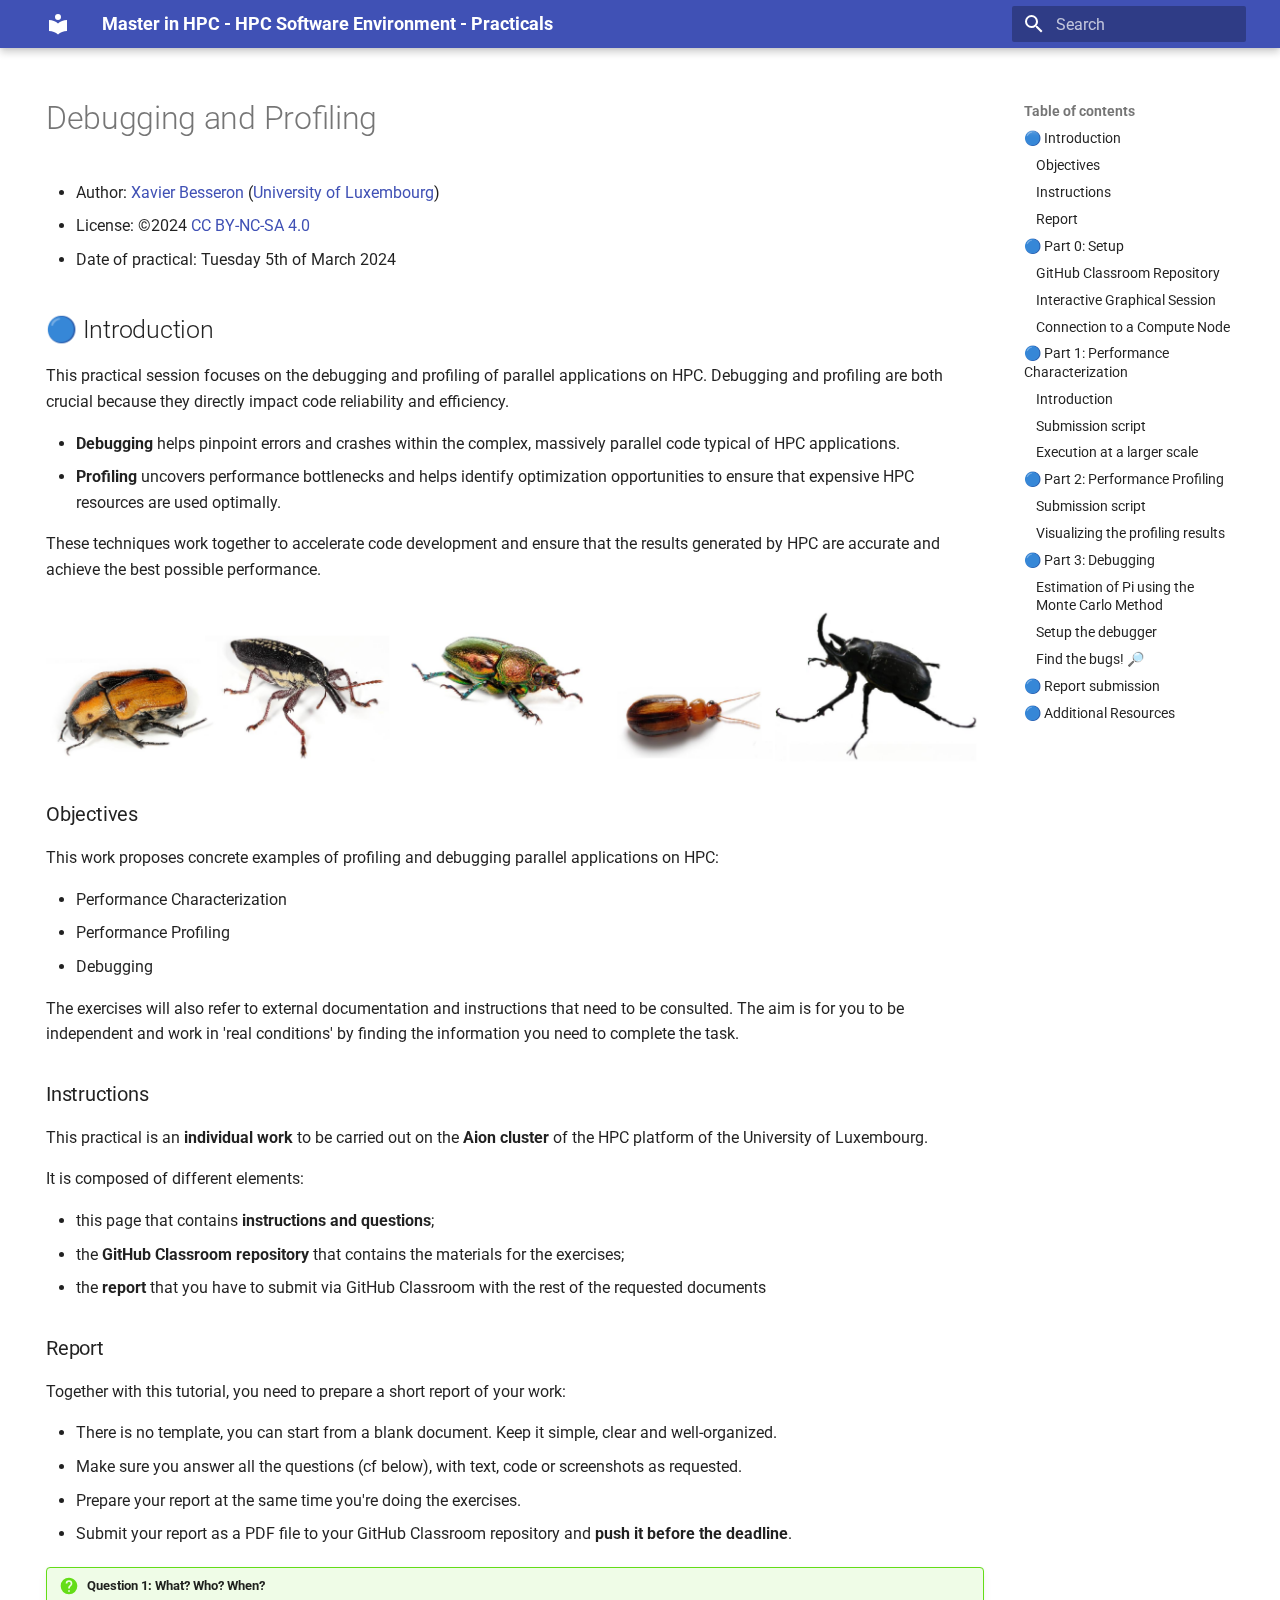
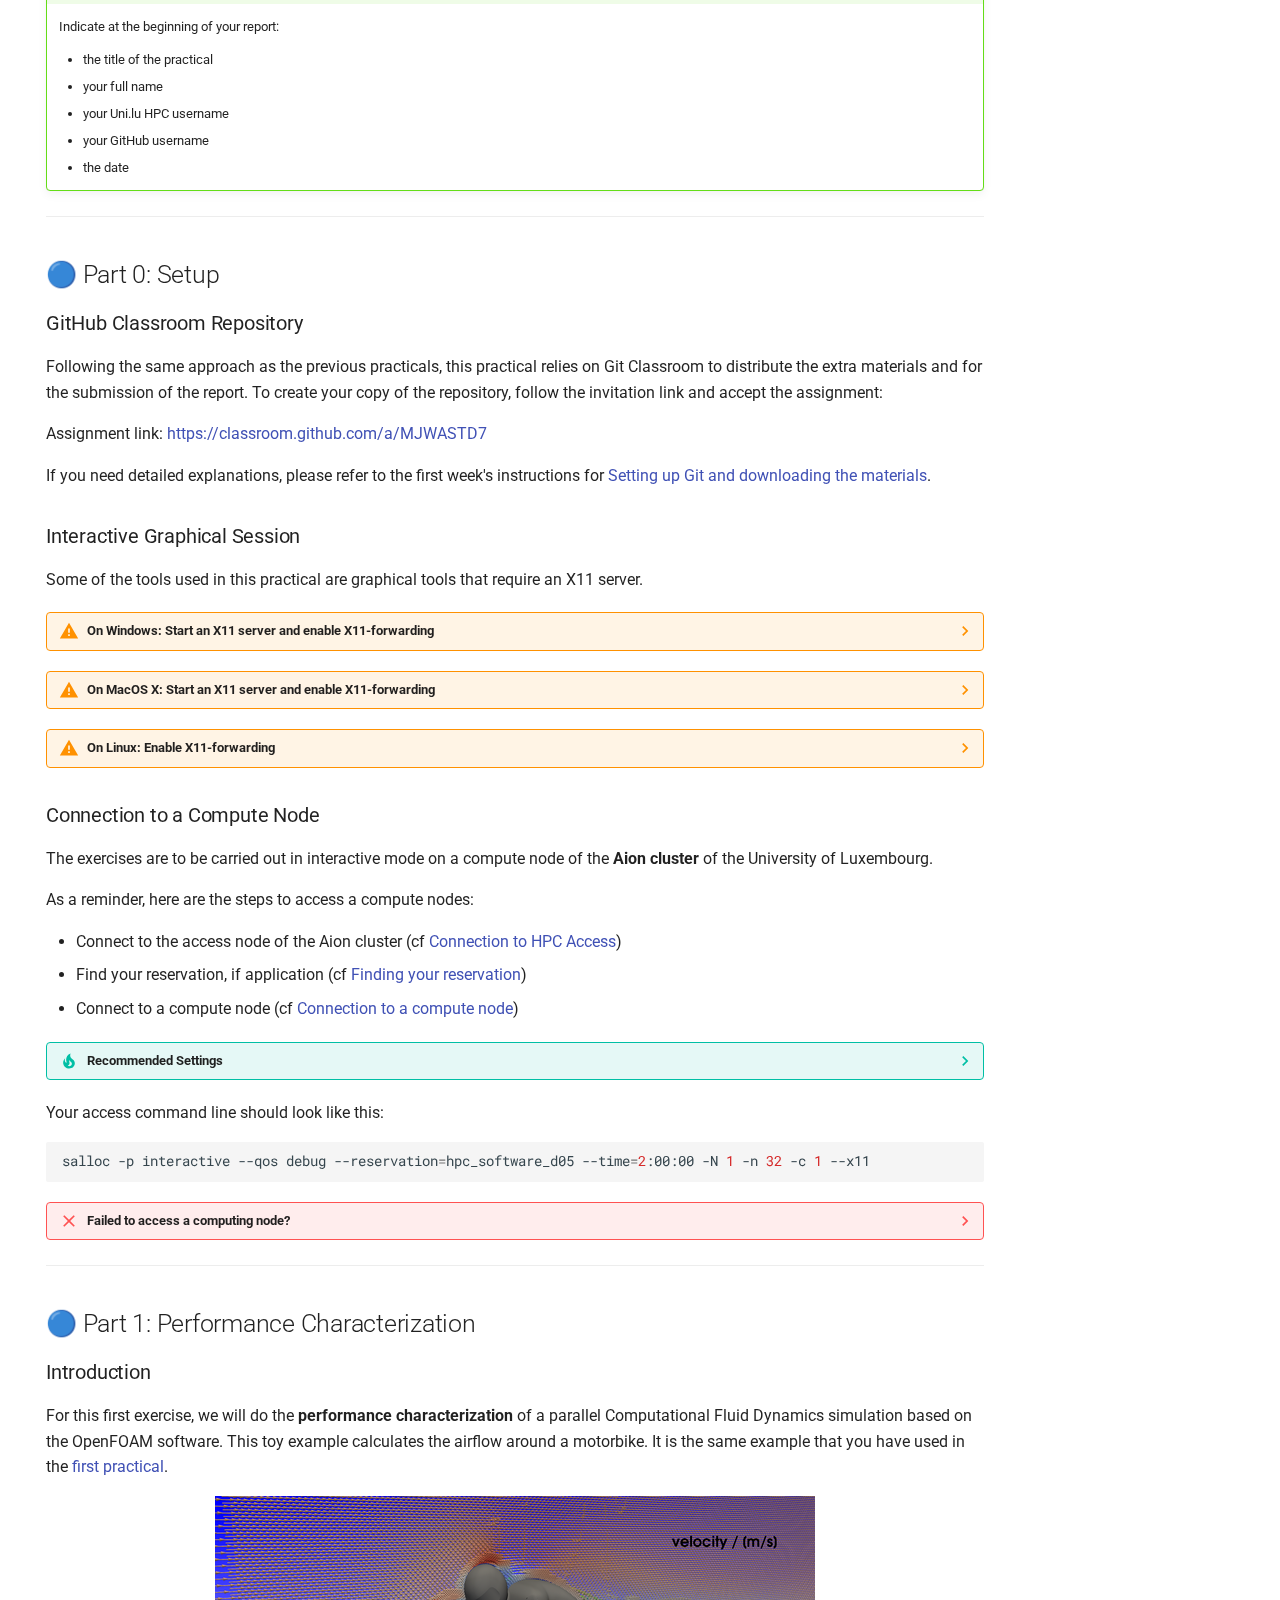
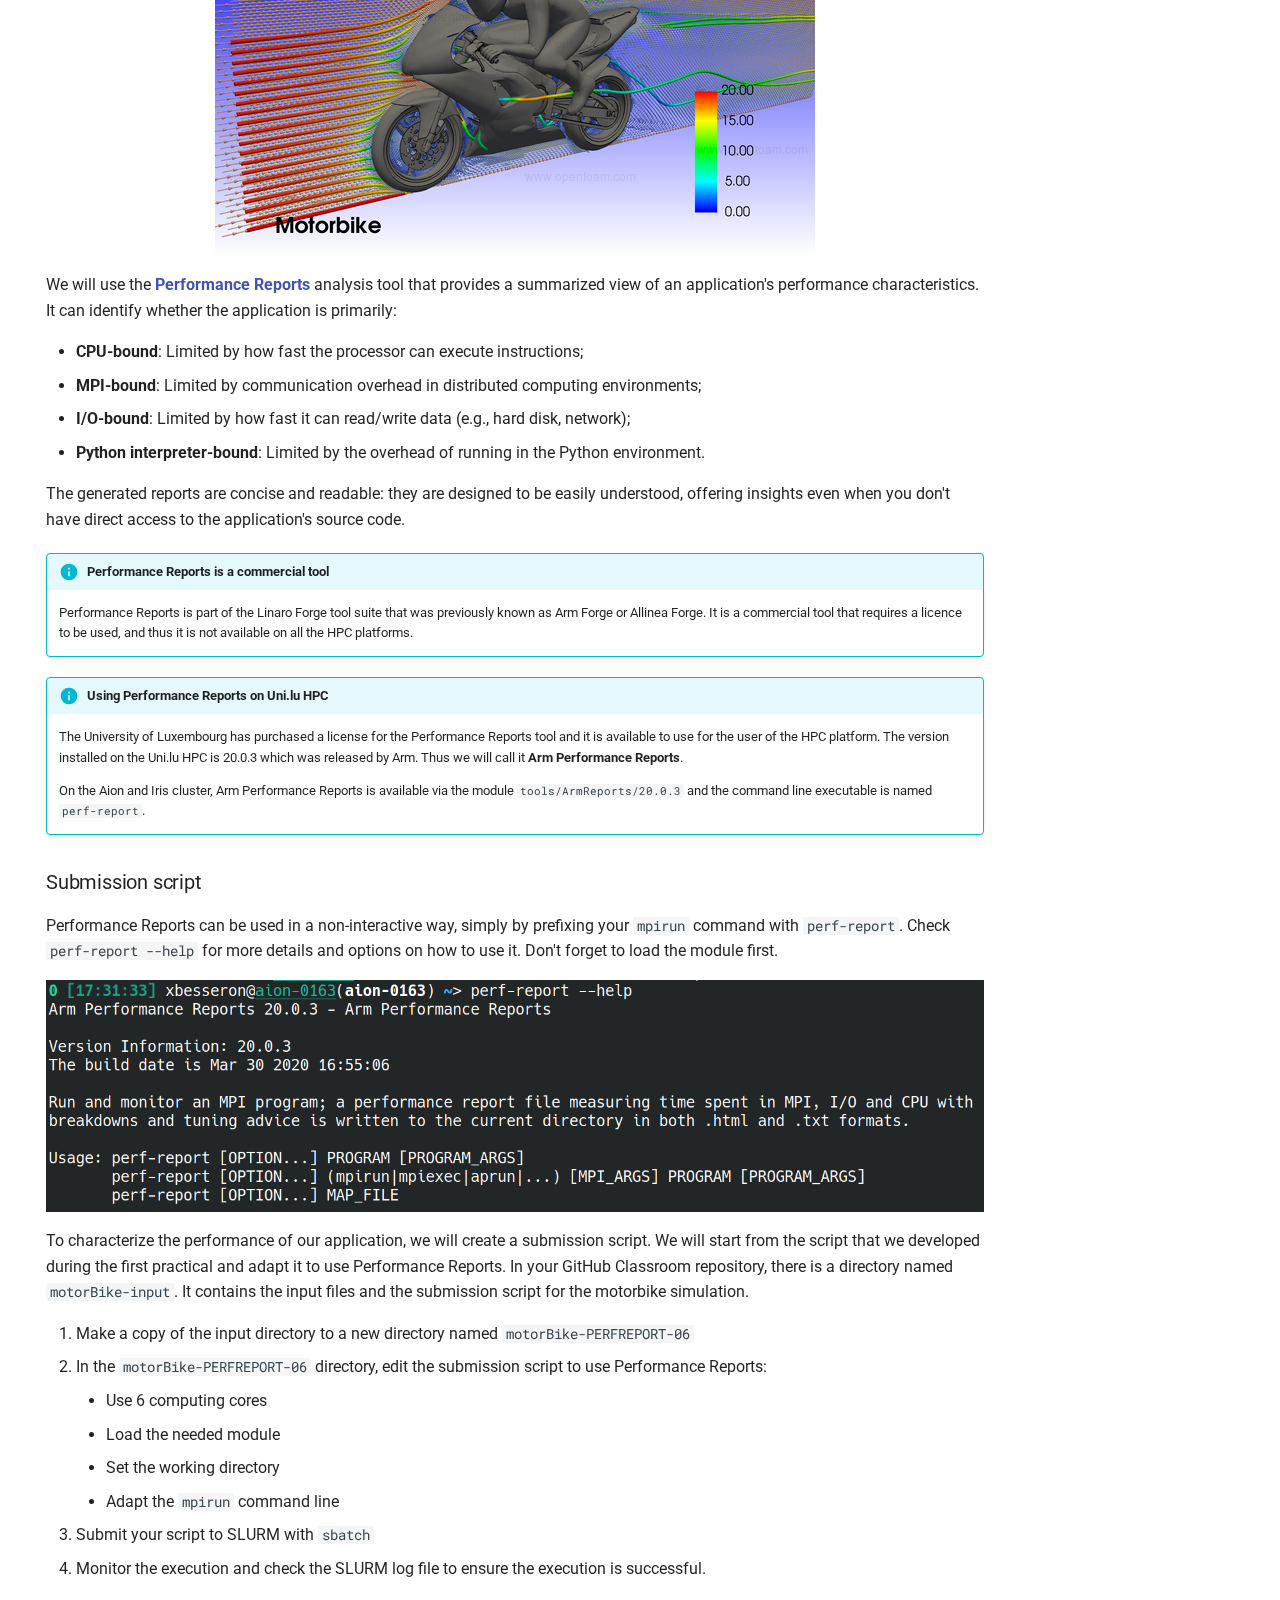
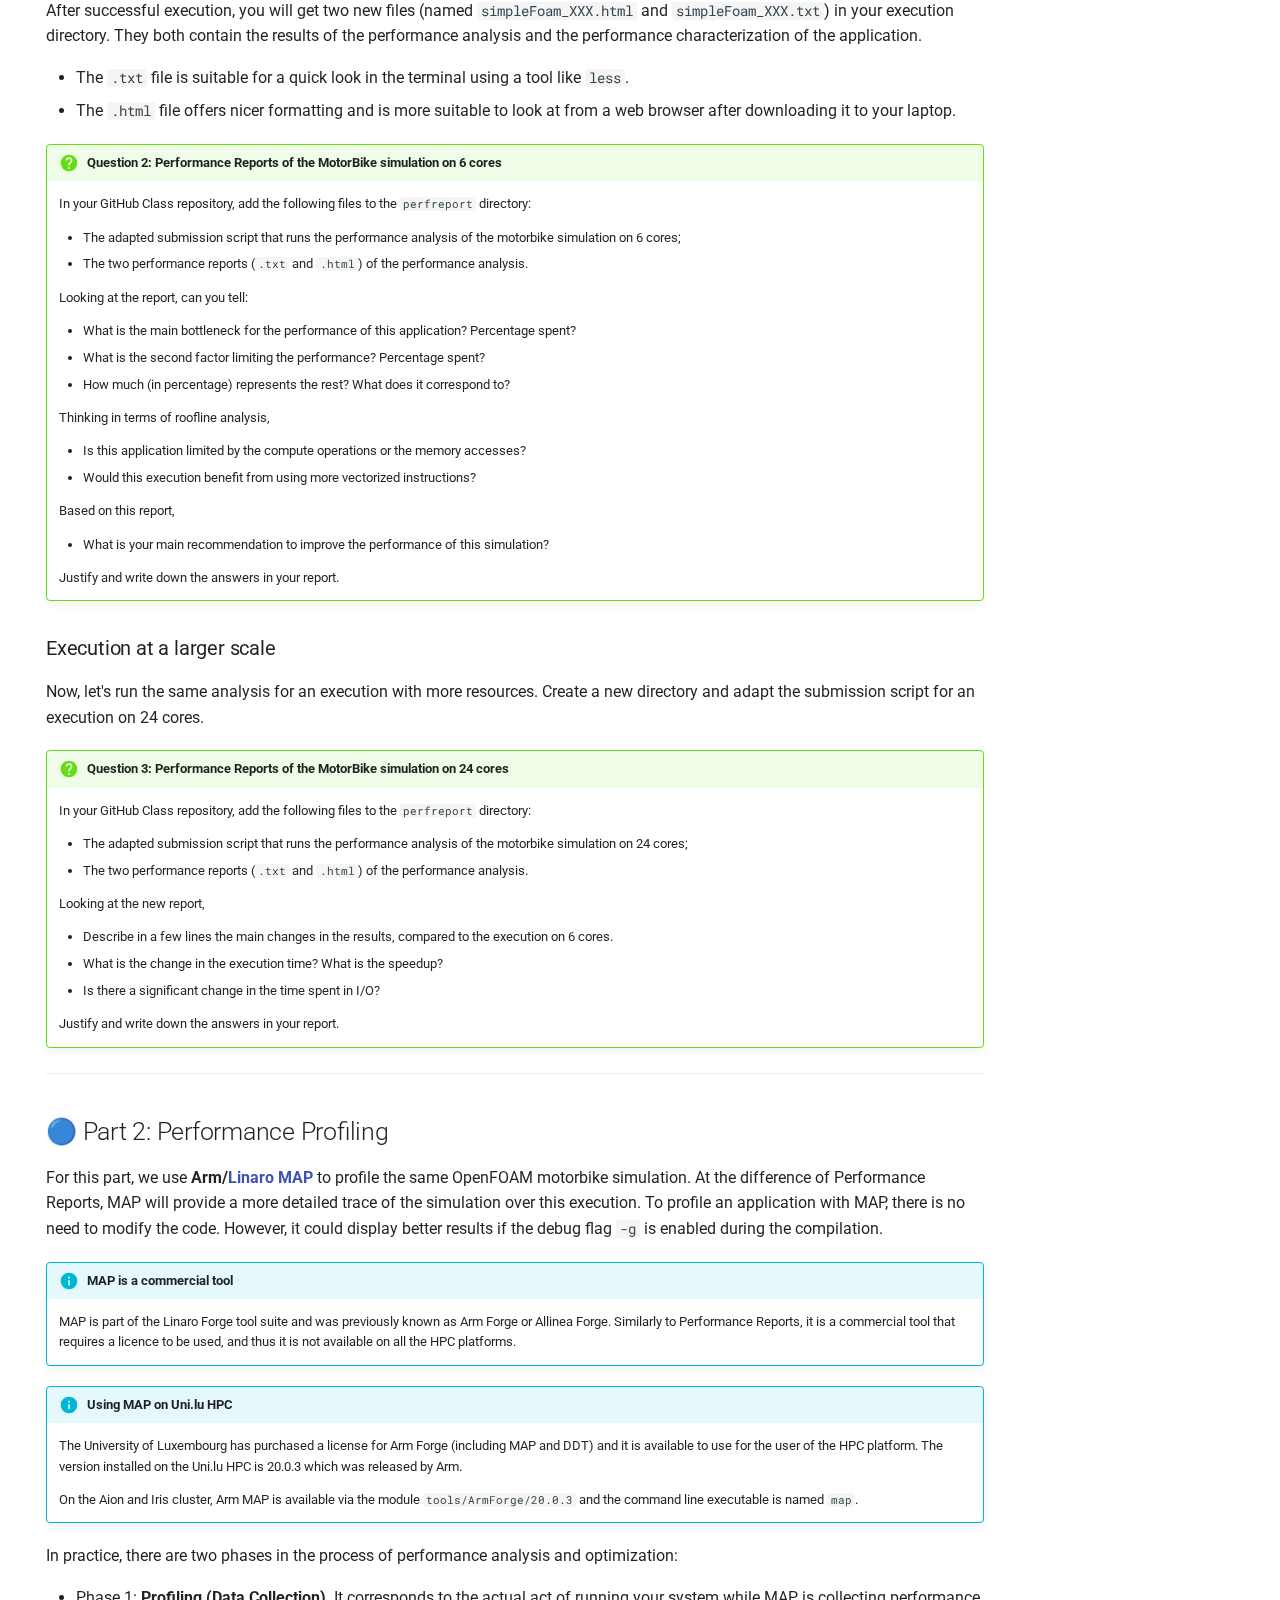
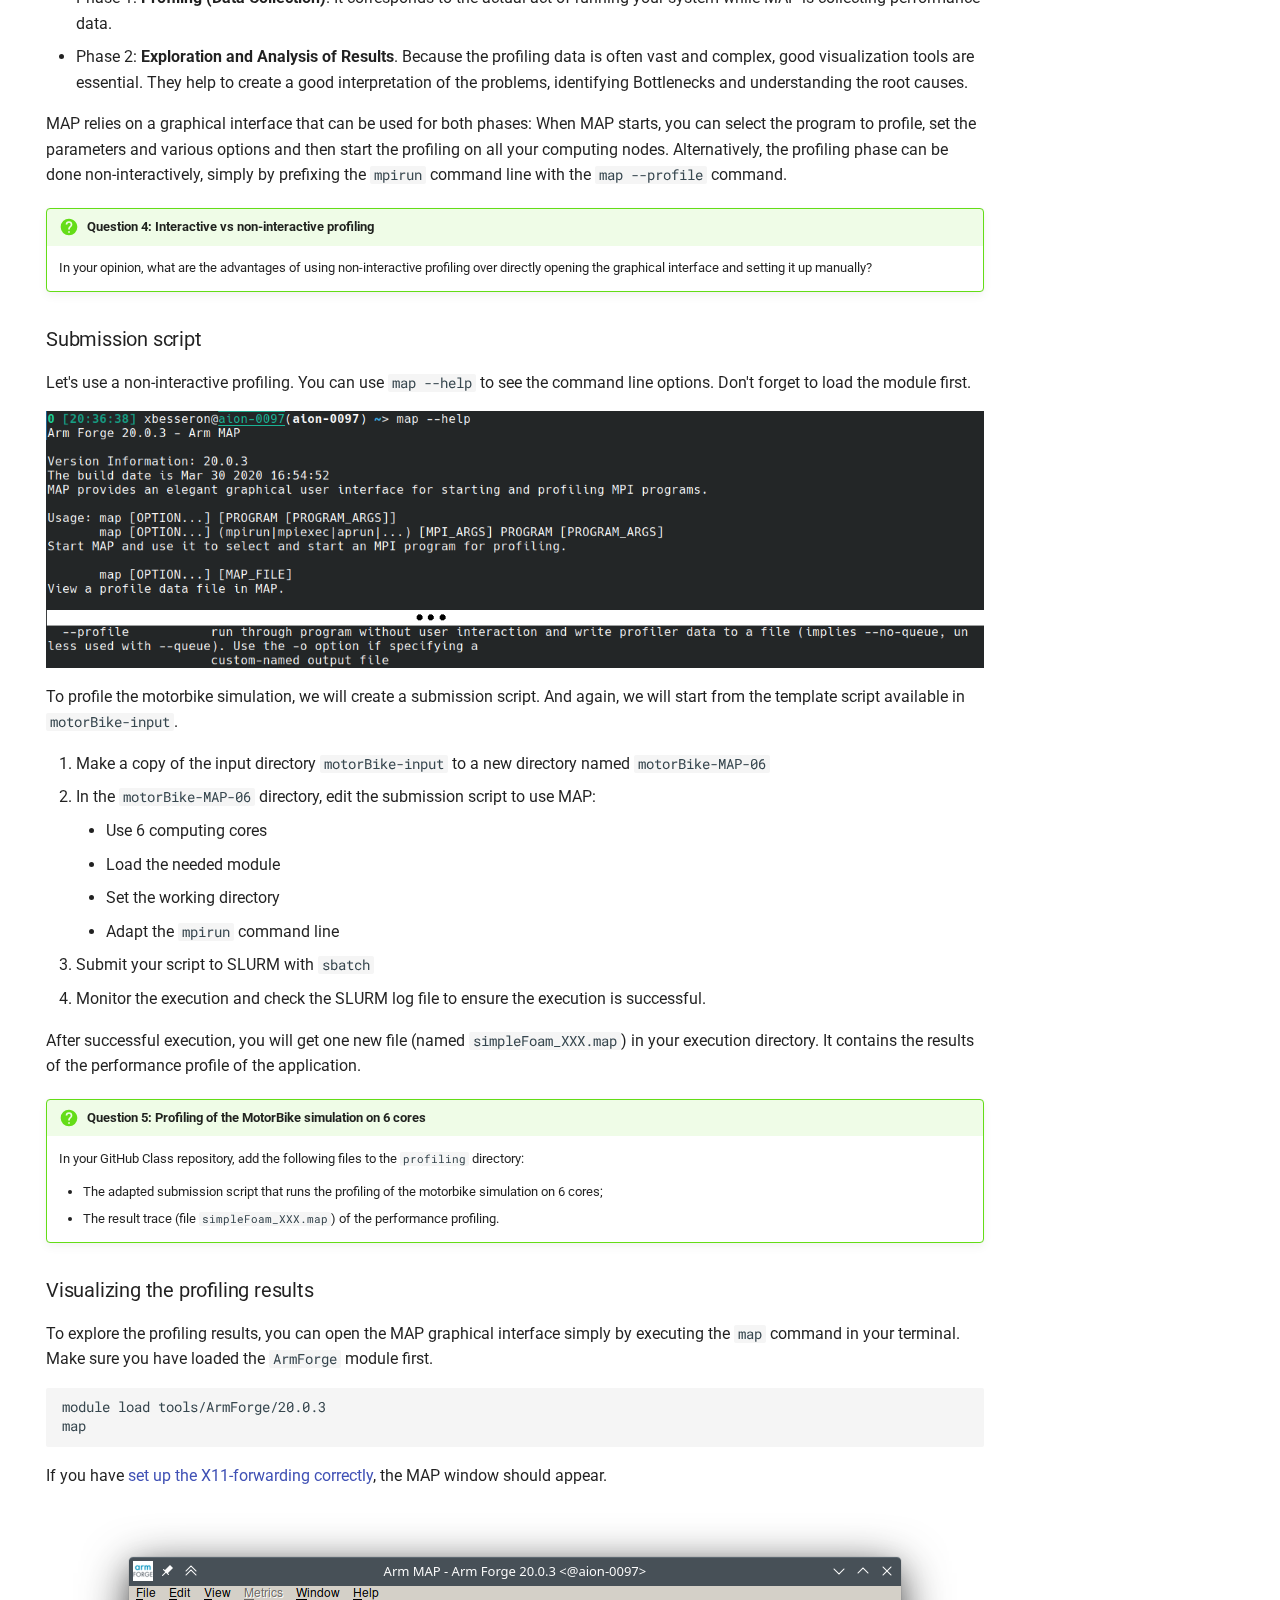
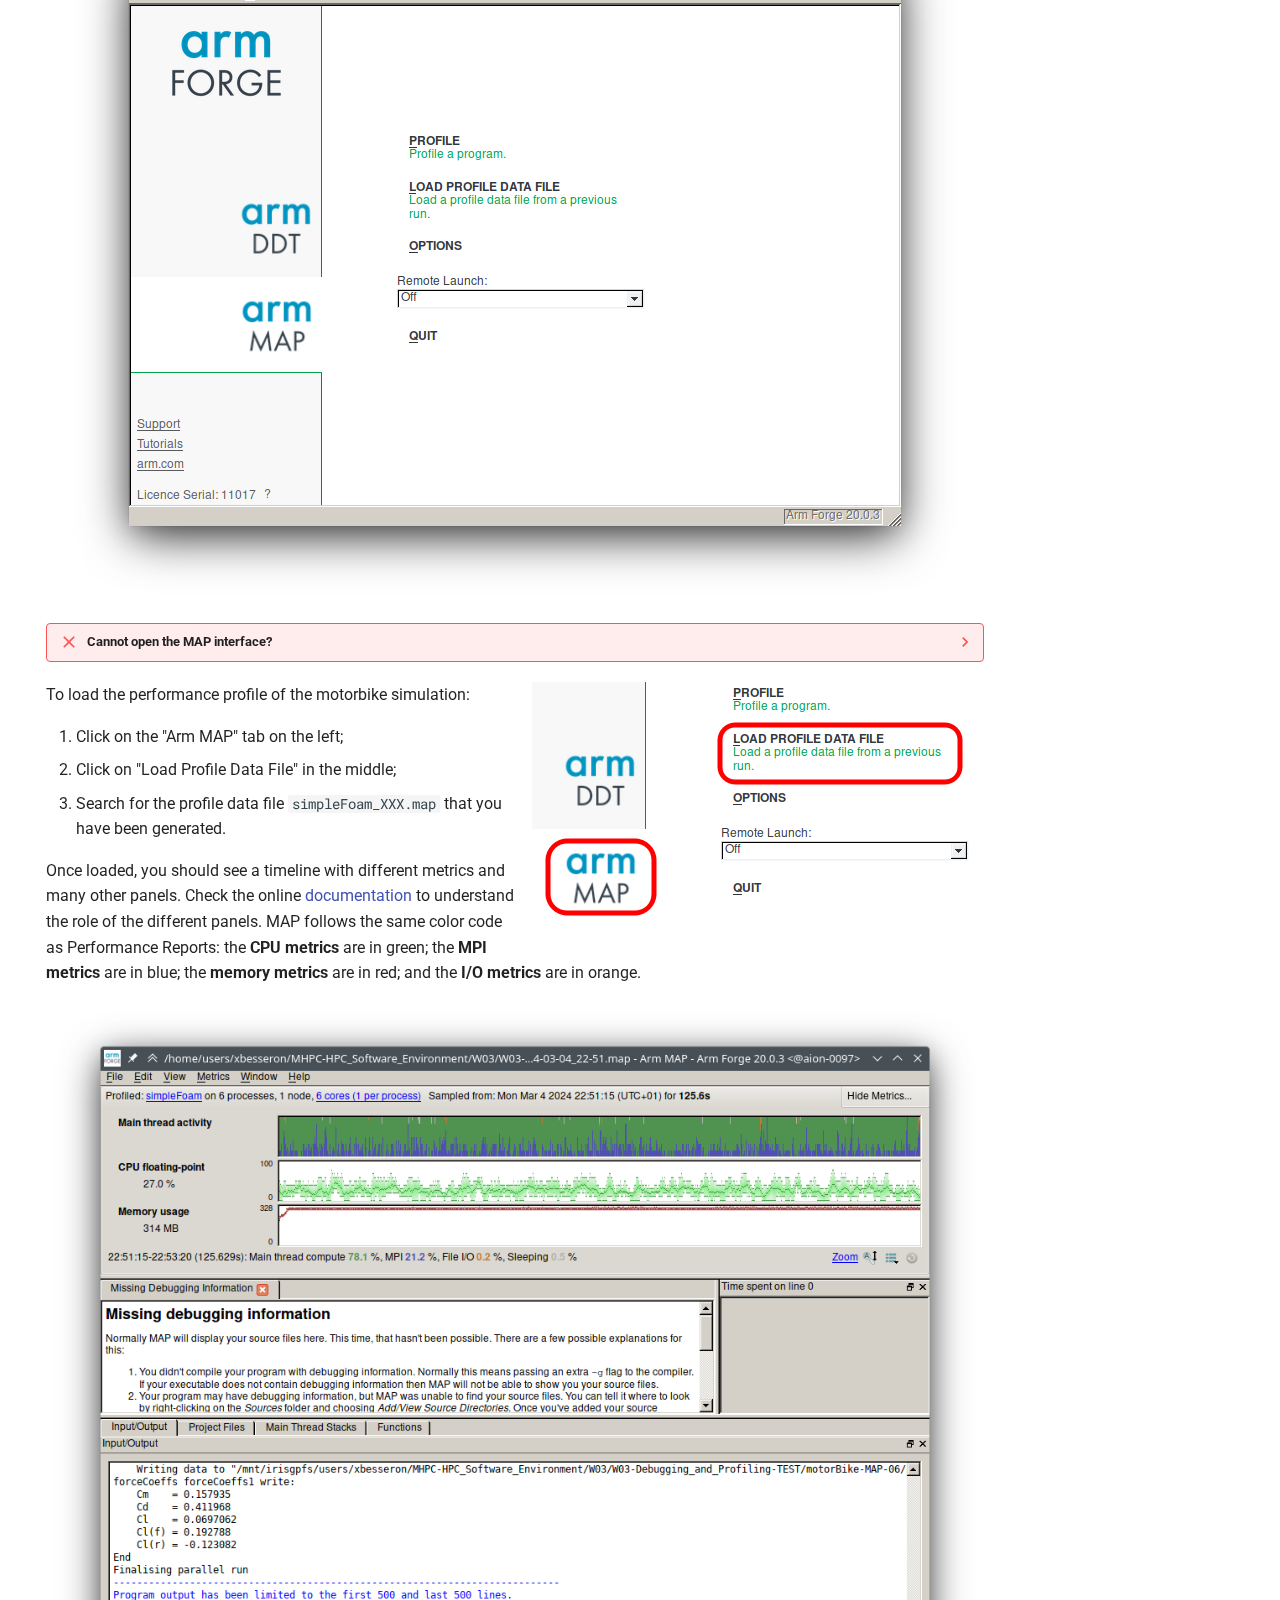
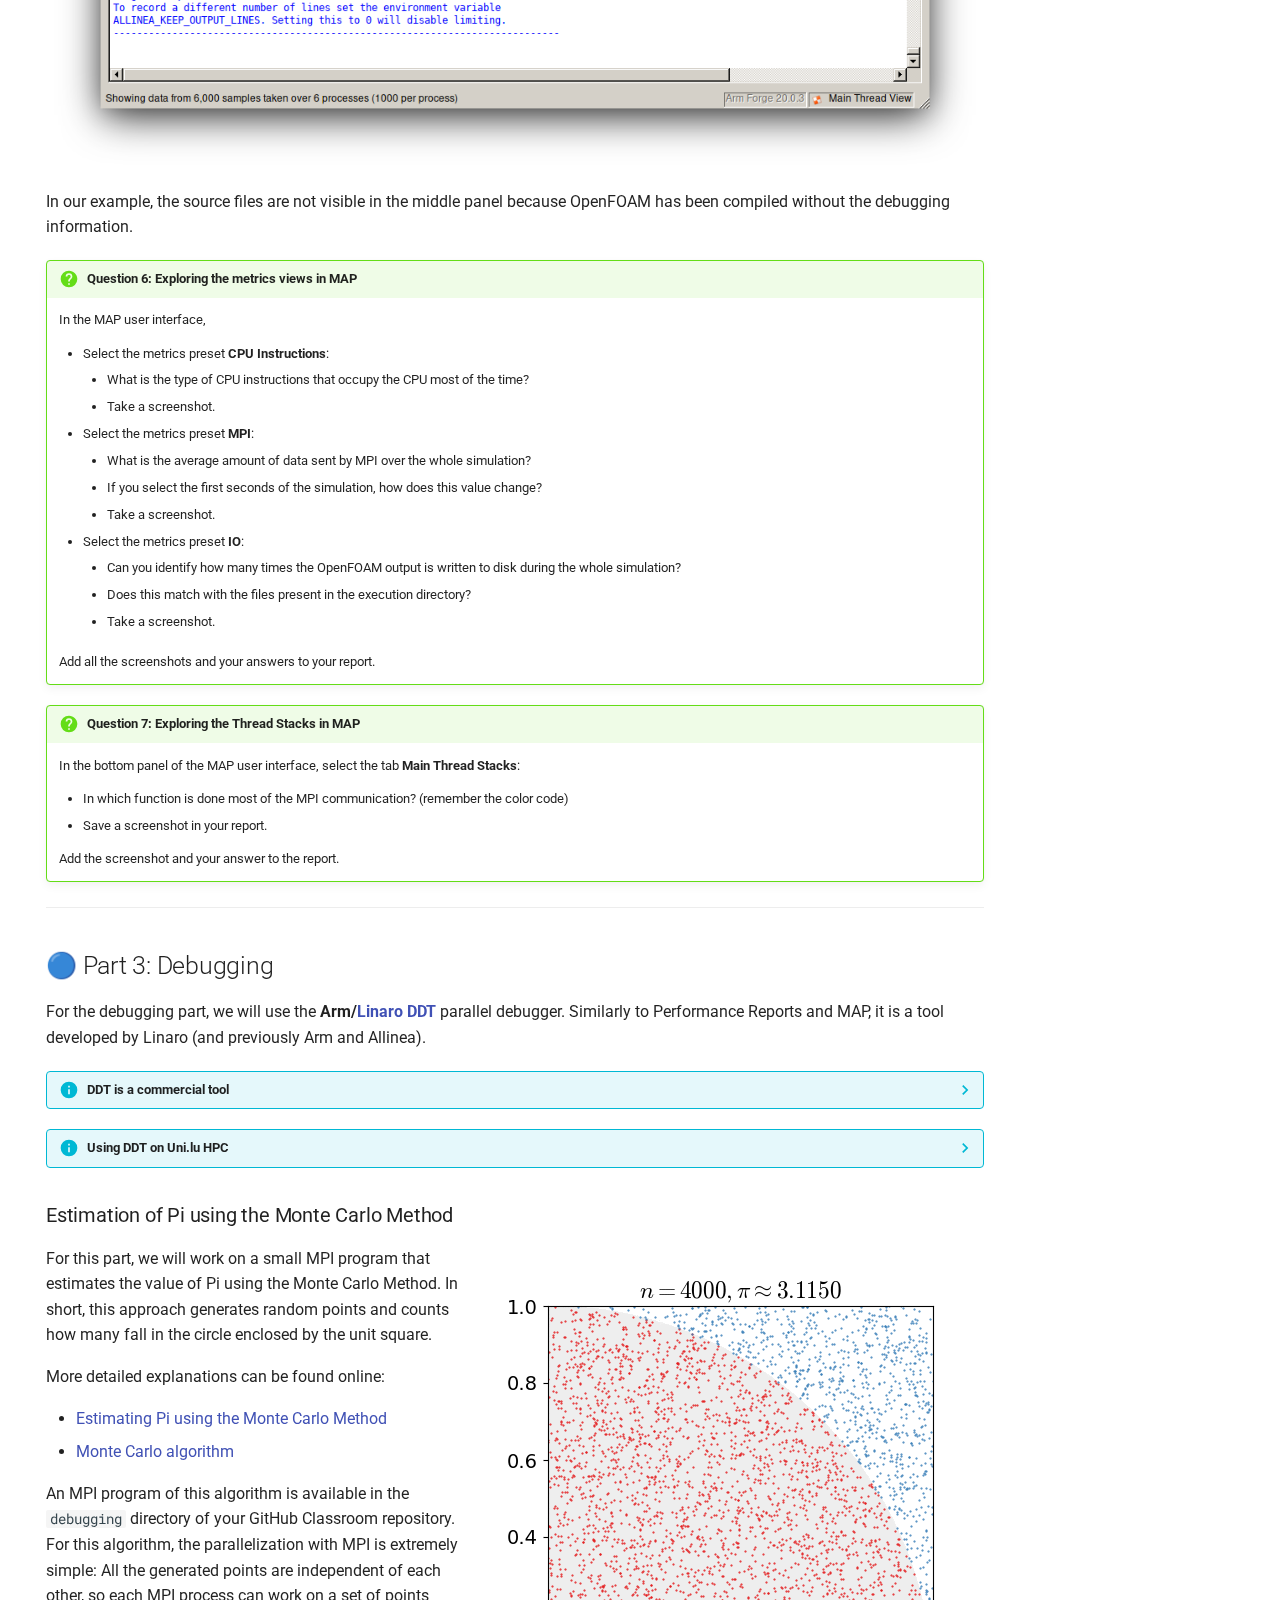
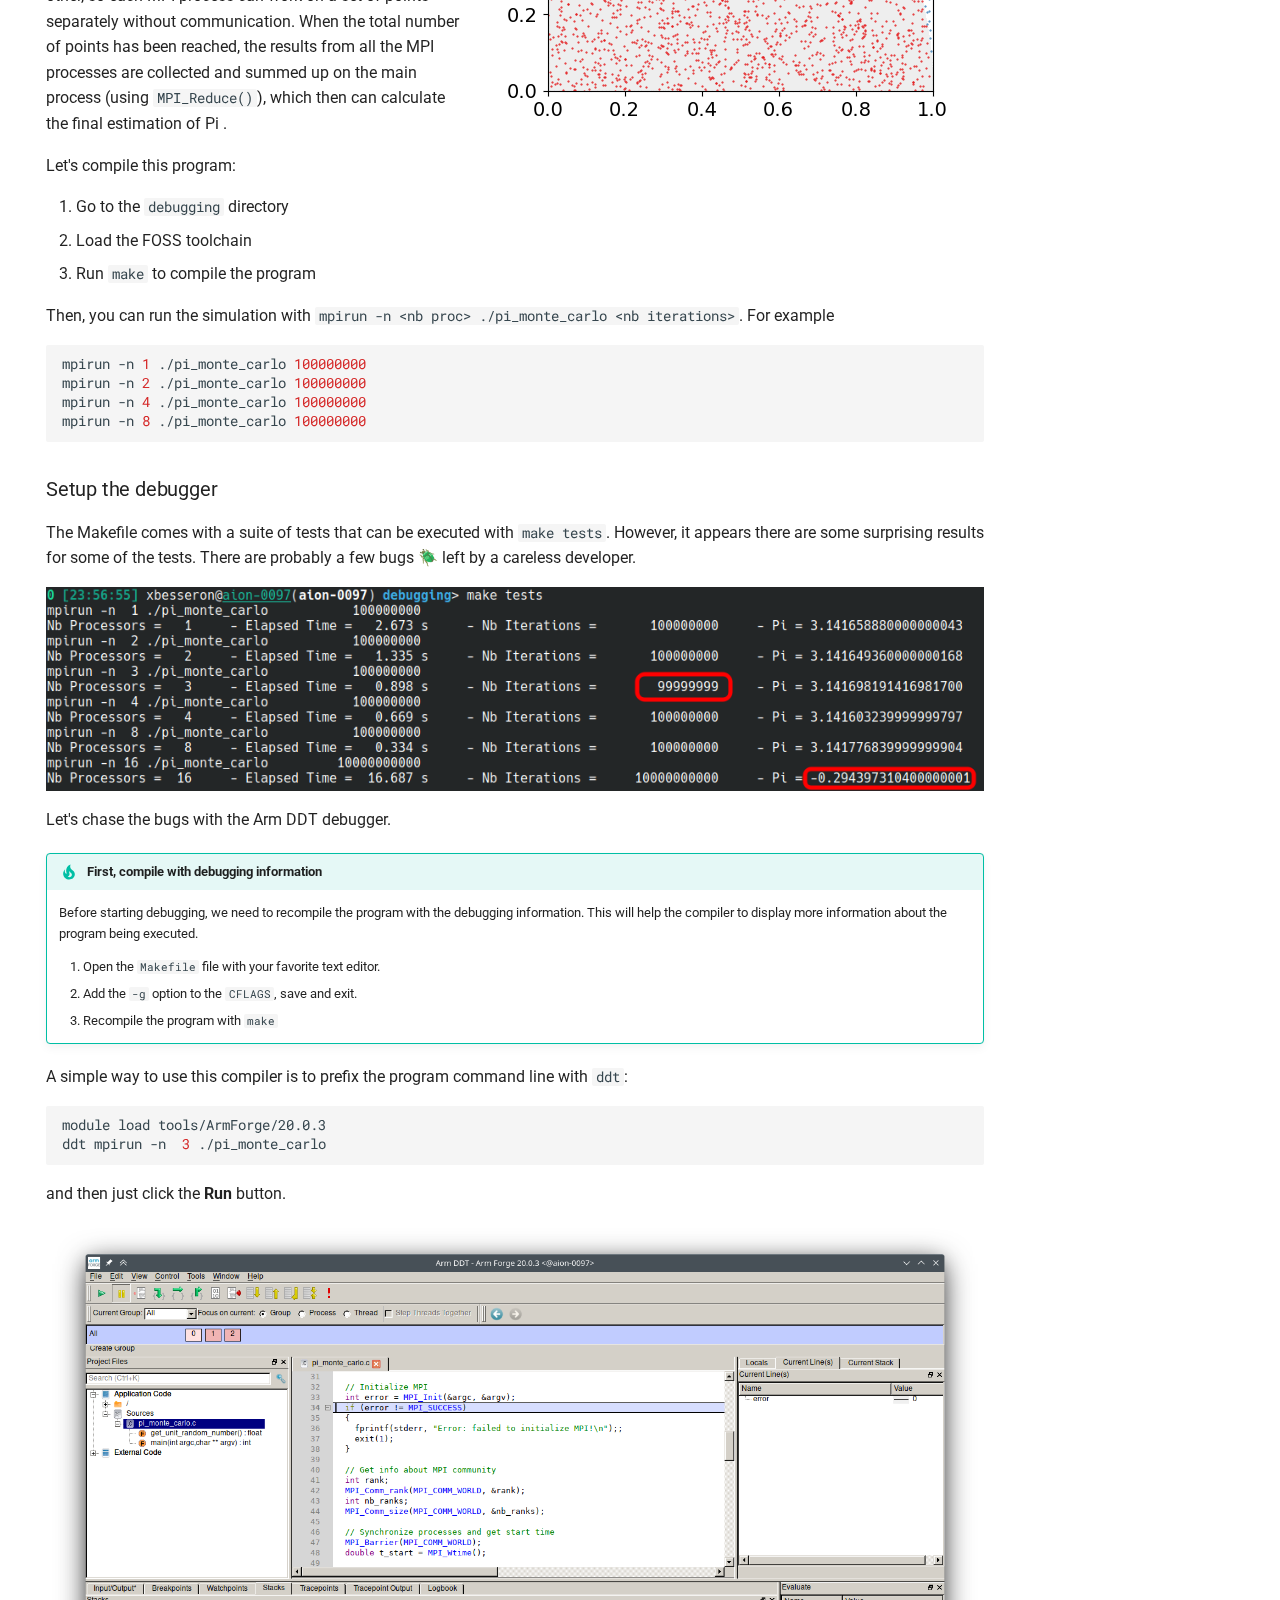
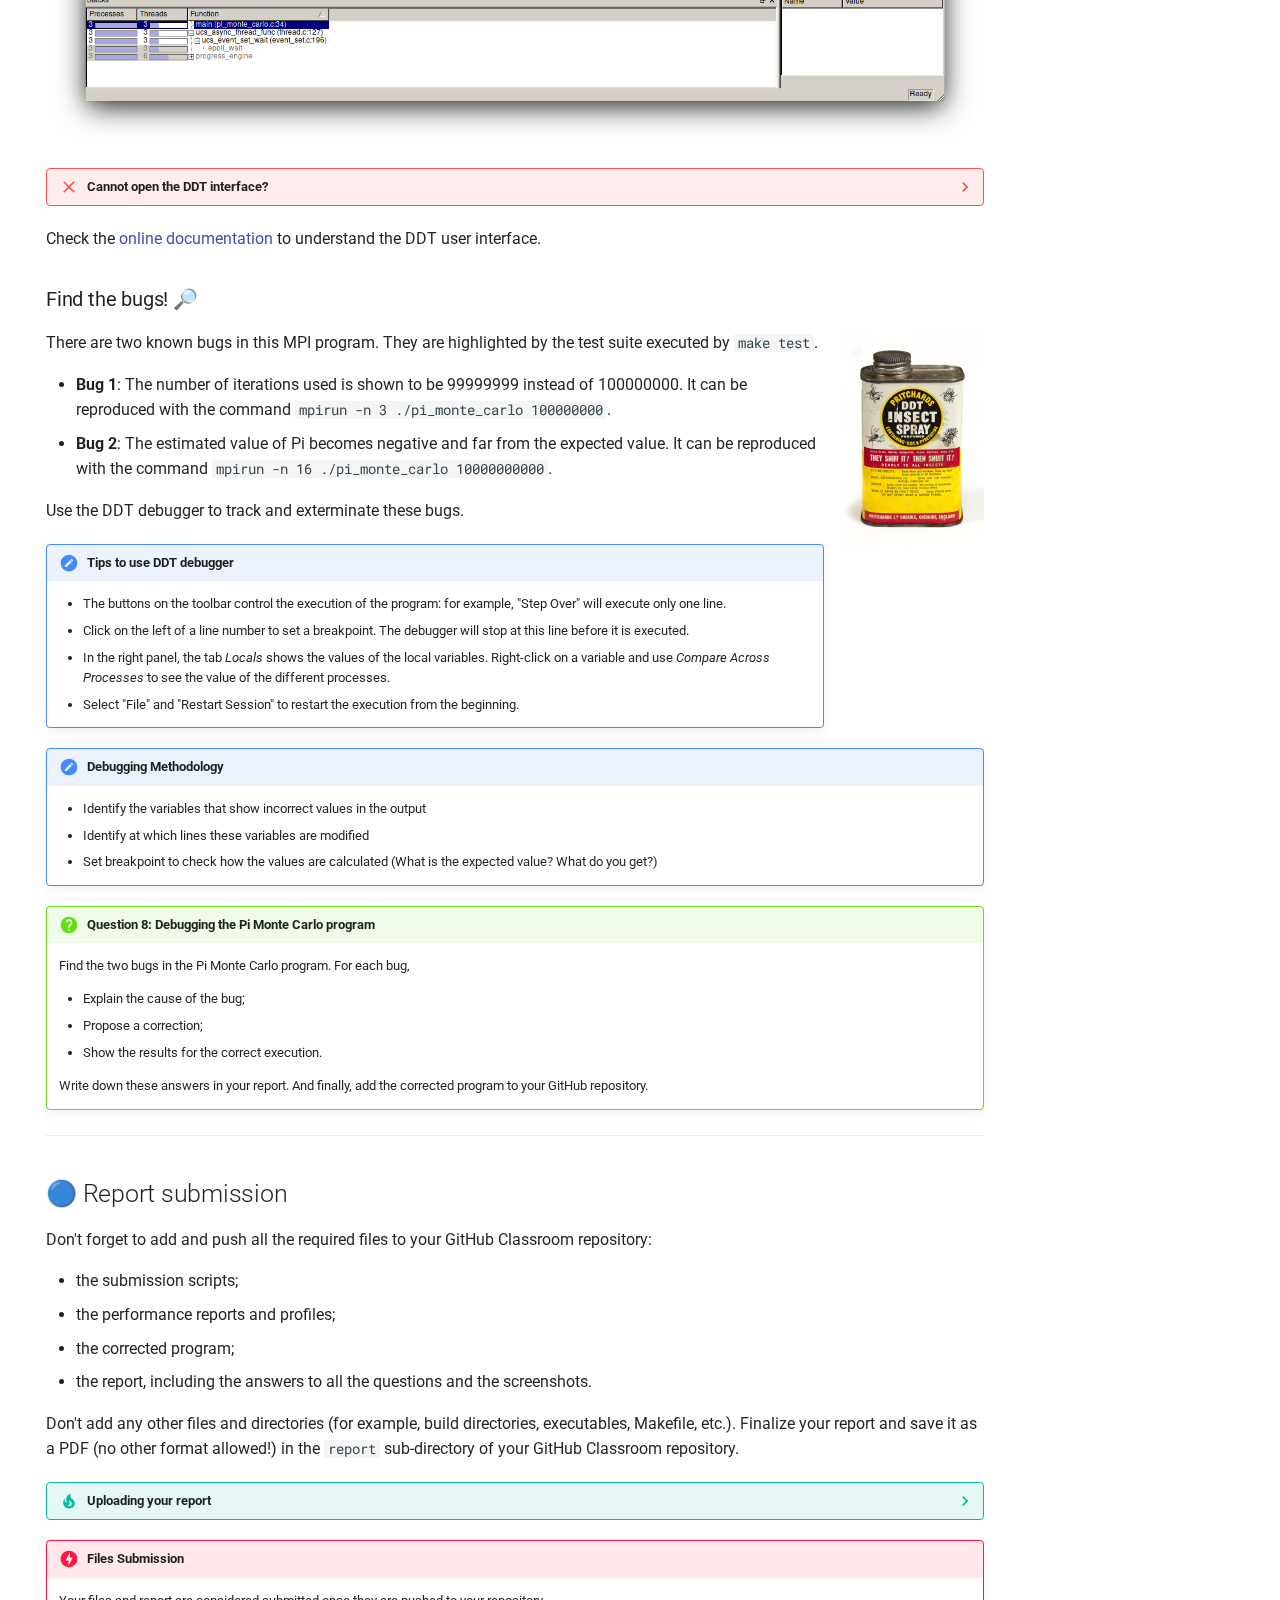
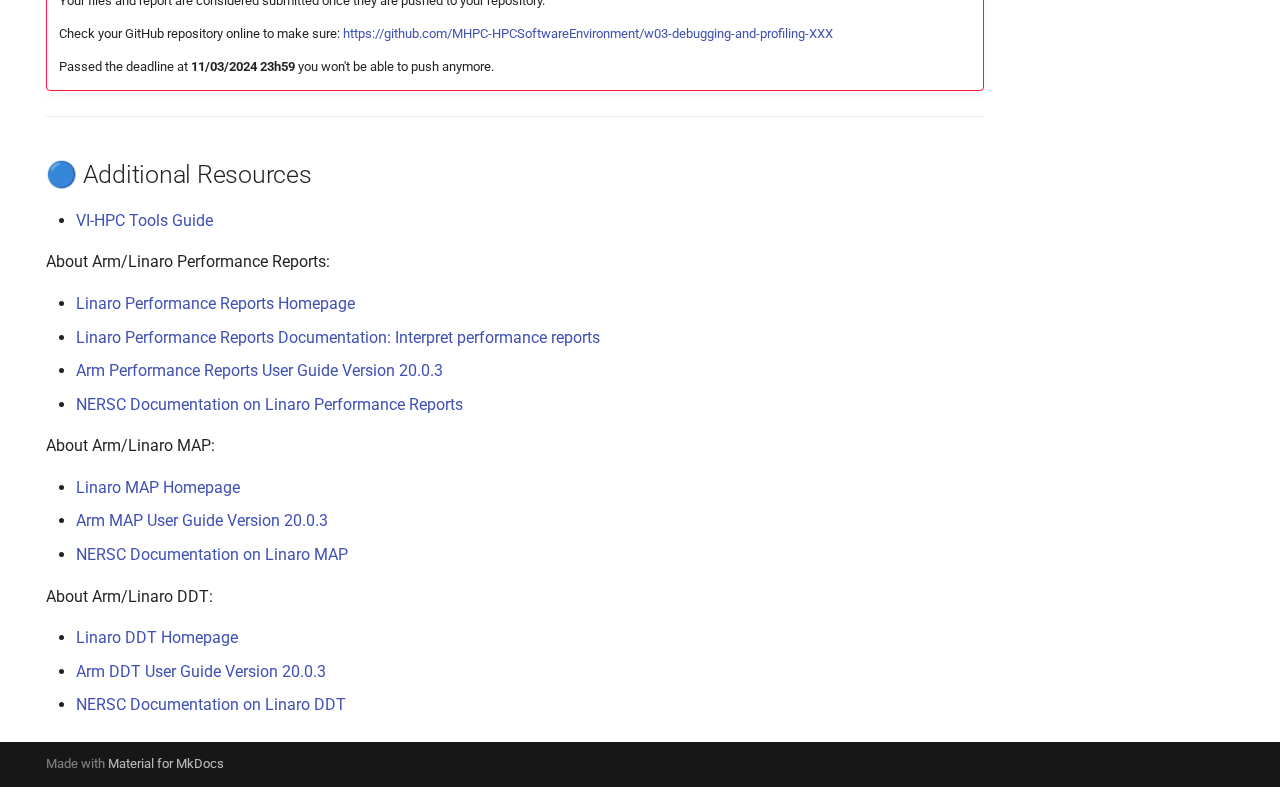
<file: debugging_profiling/index.html>
<!doctype html>
<html lang="en" class="no-js">
  <head>
    
      <meta charset="utf-8">
      <meta name="viewport" content="width=device-width,initial-scale=1">
      
      
        <meta name="author" content="Xavier Besseron">
      
      
        <link rel="canonical" href="https://besserox.github.io/HPC_Software_Environment/debugging_profiling/">
      
      
        <link rel="prev" href="../compilation/">
      
      
        <link rel="next" href="../software_installation/">
      
      
      <link rel="icon" href="../assets/images/favicon.png">
      <meta name="generator" content="mkdocs-1.5.3, mkdocs-material-9.5.6">
    
    
      
        <title>Debugging & Profiling - Master in HPC - HPC Software Environment - Practicals</title>
      
    
    
      <link rel="stylesheet" href="../assets/stylesheets/main.50c56a3b.min.css">
      
      


    
    
      
    
    
      
        
        
        <link rel="preconnect" href="https://fonts.gstatic.com" crossorigin>
        <link rel="stylesheet" href="https://fonts.googleapis.com/css?family=Roboto:300,300i,400,400i,700,700i%7CRoboto+Mono:400,400i,700,700i&display=fallback">
        <style>:root{--md-text-font:"Roboto";--md-code-font:"Roboto Mono"}</style>
      
    
    
      <link rel="stylesheet" href="../stylesheets/extra.css">
    
    <script>__md_scope=new URL("..",location),__md_hash=e=>[...e].reduce((e,_)=>(e<<5)-e+_.charCodeAt(0),0),__md_get=(e,_=localStorage,t=__md_scope)=>JSON.parse(_.getItem(t.pathname+"."+e)),__md_set=(e,_,t=localStorage,a=__md_scope)=>{try{t.setItem(a.pathname+"."+e,JSON.stringify(_))}catch(e){}}</script>
    
      

    
    
    
  </head>
  
  
    <body dir="ltr">
  
    
    <input class="md-toggle" data-md-toggle="drawer" type="checkbox" id="__drawer" autocomplete="off">
    <input class="md-toggle" data-md-toggle="search" type="checkbox" id="__search" autocomplete="off">
    <label class="md-overlay" for="__drawer"></label>
    <div data-md-component="skip">
      
        
        <a href="#debugging-and-profiling" class="md-skip">
          Skip to content
        </a>
      
    </div>
    <div data-md-component="announce">
      
    </div>
    
    
      

  

<header class="md-header md-header--shadow" data-md-component="header">
  <nav class="md-header__inner md-grid" aria-label="Header">
    <a href=".." title="Master in HPC - HPC Software Environment - Practicals" class="md-header__button md-logo" aria-label="Master in HPC - HPC Software Environment - Practicals" data-md-component="logo">
      
  
  <svg xmlns="http://www.w3.org/2000/svg" viewBox="0 0 24 24"><path d="M12 8a3 3 0 0 0 3-3 3 3 0 0 0-3-3 3 3 0 0 0-3 3 3 3 0 0 0 3 3m0 3.54C9.64 9.35 6.5 8 3 8v11c3.5 0 6.64 1.35 9 3.54 2.36-2.19 5.5-3.54 9-3.54V8c-3.5 0-6.64 1.35-9 3.54Z"/></svg>

    </a>
    <label class="md-header__button md-icon" for="__drawer">
      
      <svg xmlns="http://www.w3.org/2000/svg" viewBox="0 0 24 24"><path d="M3 6h18v2H3V6m0 5h18v2H3v-2m0 5h18v2H3v-2Z"/></svg>
    </label>
    <div class="md-header__title" data-md-component="header-title">
      <div class="md-header__ellipsis">
        <div class="md-header__topic">
          <span class="md-ellipsis">
            Master in HPC - HPC Software Environment - Practicals
          </span>
        </div>
        <div class="md-header__topic" data-md-component="header-topic">
          <span class="md-ellipsis">
            
              Debugging & Profiling
            
          </span>
        </div>
      </div>
    </div>
    
    
      <script>var media,input,key,value,palette=__md_get("__palette");if(palette&&palette.color){"(prefers-color-scheme)"===palette.color.media&&(media=matchMedia("(prefers-color-scheme: light)"),input=document.querySelector(media.matches?"[data-md-color-media='(prefers-color-scheme: light)']":"[data-md-color-media='(prefers-color-scheme: dark)']"),palette.color.media=input.getAttribute("data-md-color-media"),palette.color.scheme=input.getAttribute("data-md-color-scheme"),palette.color.primary=input.getAttribute("data-md-color-primary"),palette.color.accent=input.getAttribute("data-md-color-accent"));for([key,value]of Object.entries(palette.color))document.body.setAttribute("data-md-color-"+key,value)}</script>
    
    
    
      <label class="md-header__button md-icon" for="__search">
        
        <svg xmlns="http://www.w3.org/2000/svg" viewBox="0 0 24 24"><path d="M9.5 3A6.5 6.5 0 0 1 16 9.5c0 1.61-.59 3.09-1.56 4.23l.27.27h.79l5 5-1.5 1.5-5-5v-.79l-.27-.27A6.516 6.516 0 0 1 9.5 16 6.5 6.5 0 0 1 3 9.5 6.5 6.5 0 0 1 9.5 3m0 2C7 5 5 7 5 9.5S7 14 9.5 14 14 12 14 9.5 12 5 9.5 5Z"/></svg>
      </label>
      <div class="md-search" data-md-component="search" role="dialog">
  <label class="md-search__overlay" for="__search"></label>
  <div class="md-search__inner" role="search">
    <form class="md-search__form" name="search">
      <input type="text" class="md-search__input" name="query" aria-label="Search" placeholder="Search" autocapitalize="off" autocorrect="off" autocomplete="off" spellcheck="false" data-md-component="search-query" required>
      <label class="md-search__icon md-icon" for="__search">
        
        <svg xmlns="http://www.w3.org/2000/svg" viewBox="0 0 24 24"><path d="M9.5 3A6.5 6.5 0 0 1 16 9.5c0 1.61-.59 3.09-1.56 4.23l.27.27h.79l5 5-1.5 1.5-5-5v-.79l-.27-.27A6.516 6.516 0 0 1 9.5 16 6.5 6.5 0 0 1 3 9.5 6.5 6.5 0 0 1 9.5 3m0 2C7 5 5 7 5 9.5S7 14 9.5 14 14 12 14 9.5 12 5 9.5 5Z"/></svg>
        
        <svg xmlns="http://www.w3.org/2000/svg" viewBox="0 0 24 24"><path d="M20 11v2H8l5.5 5.5-1.42 1.42L4.16 12l7.92-7.92L13.5 5.5 8 11h12Z"/></svg>
      </label>
      <nav class="md-search__options" aria-label="Search">
        
        <button type="reset" class="md-search__icon md-icon" title="Clear" aria-label="Clear" tabindex="-1">
          
          <svg xmlns="http://www.w3.org/2000/svg" viewBox="0 0 24 24"><path d="M19 6.41 17.59 5 12 10.59 6.41 5 5 6.41 10.59 12 5 17.59 6.41 19 12 13.41 17.59 19 19 17.59 13.41 12 19 6.41Z"/></svg>
        </button>
      </nav>
      
    </form>
    <div class="md-search__output">
      <div class="md-search__scrollwrap" data-md-scrollfix>
        <div class="md-search-result" data-md-component="search-result">
          <div class="md-search-result__meta">
            Initializing search
          </div>
          <ol class="md-search-result__list" role="presentation"></ol>
        </div>
      </div>
    </div>
  </div>
</div>
    
    
  </nav>
  
</header>
    
    <div class="md-container" data-md-component="container">
      
      
        
          
        
      
      <main class="md-main" data-md-component="main">
        <div class="md-main__inner md-grid">
          
            
              
                
              
              <div class="md-sidebar md-sidebar--primary" data-md-component="sidebar" data-md-type="navigation" hidden>
                <div class="md-sidebar__scrollwrap">
                  <div class="md-sidebar__inner">
                    



<nav class="md-nav md-nav--primary" aria-label="Navigation" data-md-level="0">
  <label class="md-nav__title" for="__drawer">
    <a href=".." title="Master in HPC - HPC Software Environment - Practicals" class="md-nav__button md-logo" aria-label="Master in HPC - HPC Software Environment - Practicals" data-md-component="logo">
      
  
  <svg xmlns="http://www.w3.org/2000/svg" viewBox="0 0 24 24"><path d="M12 8a3 3 0 0 0 3-3 3 3 0 0 0-3-3 3 3 0 0 0-3 3 3 3 0 0 0 3 3m0 3.54C9.64 9.35 6.5 8 3 8v11c3.5 0 6.64 1.35 9 3.54 2.36-2.19 5.5-3.54 9-3.54V8c-3.5 0-6.64 1.35-9 3.54Z"/></svg>

    </a>
    Master in HPC - HPC Software Environment - Practicals
  </label>
  
  <ul class="md-nav__list" data-md-scrollfix>
    
      
      
  
  
  
  
    <li class="md-nav__item">
      <a href=".." class="md-nav__link">
        
  
  <span class="md-ellipsis">
    Home
  </span>
  

      </a>
    </li>
  

    
      
      
  
  
  
  
    <li class="md-nav__item">
      <a href="../command_line_hpc/" class="md-nav__link">
        
  
  <span class="md-ellipsis">
    Command Line Environment on HPC
  </span>
  

      </a>
    </li>
  

    
      
      
  
  
  
  
    <li class="md-nav__item">
      <a href="../compilation/" class="md-nav__link">
        
  
  <span class="md-ellipsis">
    Compilation on HPC
  </span>
  

      </a>
    </li>
  

    
      
      
  
  
    
  
  
  
    <li class="md-nav__item md-nav__item--active">
      
      <input class="md-nav__toggle md-toggle" type="checkbox" id="__toc">
      
      
        
      
      
        <label class="md-nav__link md-nav__link--active" for="__toc">
          
  
  <span class="md-ellipsis">
    Debugging & Profiling
  </span>
  

          <span class="md-nav__icon md-icon"></span>
        </label>
      
      <a href="./" class="md-nav__link md-nav__link--active">
        
  
  <span class="md-ellipsis">
    Debugging & Profiling
  </span>
  

      </a>
      
        

<nav class="md-nav md-nav--secondary" aria-label="Table of contents">
  
  
  
    
  
  
    <label class="md-nav__title" for="__toc">
      <span class="md-nav__icon md-icon"></span>
      Table of contents
    </label>
    <ul class="md-nav__list" data-md-component="toc" data-md-scrollfix>
      
        <li class="md-nav__item">
  <a href="#introduction" class="md-nav__link">
    <span class="md-ellipsis">
      🔵 Introduction
    </span>
  </a>
  
    <nav class="md-nav" aria-label="🔵 Introduction">
      <ul class="md-nav__list">
        
          <li class="md-nav__item">
  <a href="#objectives" class="md-nav__link">
    <span class="md-ellipsis">
      Objectives
    </span>
  </a>
  
</li>
        
          <li class="md-nav__item">
  <a href="#instructions" class="md-nav__link">
    <span class="md-ellipsis">
      Instructions
    </span>
  </a>
  
</li>
        
          <li class="md-nav__item">
  <a href="#report" class="md-nav__link">
    <span class="md-ellipsis">
      Report
    </span>
  </a>
  
</li>
        
      </ul>
    </nav>
  
</li>
      
        <li class="md-nav__item">
  <a href="#part-0-setup" class="md-nav__link">
    <span class="md-ellipsis">
      🔵 Part 0: Setup
    </span>
  </a>
  
    <nav class="md-nav" aria-label="🔵 Part 0: Setup">
      <ul class="md-nav__list">
        
          <li class="md-nav__item">
  <a href="#github-classroom-repository" class="md-nav__link">
    <span class="md-ellipsis">
      GitHub Classroom Repository
    </span>
  </a>
  
</li>
        
          <li class="md-nav__item">
  <a href="#interactive-graphical-session" class="md-nav__link">
    <span class="md-ellipsis">
      Interactive Graphical Session
    </span>
  </a>
  
</li>
        
          <li class="md-nav__item">
  <a href="#connection-to-a-compute-node" class="md-nav__link">
    <span class="md-ellipsis">
      Connection to a Compute Node
    </span>
  </a>
  
</li>
        
      </ul>
    </nav>
  
</li>
      
        <li class="md-nav__item">
  <a href="#part-1-performance-characterization" class="md-nav__link">
    <span class="md-ellipsis">
      🔵 Part 1: Performance Characterization
    </span>
  </a>
  
    <nav class="md-nav" aria-label="🔵 Part 1: Performance Characterization">
      <ul class="md-nav__list">
        
          <li class="md-nav__item">
  <a href="#introduction_1" class="md-nav__link">
    <span class="md-ellipsis">
      Introduction
    </span>
  </a>
  
</li>
        
          <li class="md-nav__item">
  <a href="#submission-script" class="md-nav__link">
    <span class="md-ellipsis">
      Submission script
    </span>
  </a>
  
</li>
        
          <li class="md-nav__item">
  <a href="#execution-at-a-larger-scale" class="md-nav__link">
    <span class="md-ellipsis">
      Execution at a larger scale
    </span>
  </a>
  
</li>
        
      </ul>
    </nav>
  
</li>
      
        <li class="md-nav__item">
  <a href="#part-2-performance-profiling" class="md-nav__link">
    <span class="md-ellipsis">
      🔵 Part 2: Performance Profiling
    </span>
  </a>
  
    <nav class="md-nav" aria-label="🔵 Part 2: Performance Profiling">
      <ul class="md-nav__list">
        
          <li class="md-nav__item">
  <a href="#submission-script_1" class="md-nav__link">
    <span class="md-ellipsis">
      Submission script
    </span>
  </a>
  
</li>
        
          <li class="md-nav__item">
  <a href="#visualizing-the-profiling-results" class="md-nav__link">
    <span class="md-ellipsis">
      Visualizing the profiling results
    </span>
  </a>
  
</li>
        
      </ul>
    </nav>
  
</li>
      
        <li class="md-nav__item">
  <a href="#part-3-debugging" class="md-nav__link">
    <span class="md-ellipsis">
      🔵 Part 3: Debugging
    </span>
  </a>
  
    <nav class="md-nav" aria-label="🔵 Part 3: Debugging">
      <ul class="md-nav__list">
        
          <li class="md-nav__item">
  <a href="#estimation-of-pi-using-the-monte-carlo-method" class="md-nav__link">
    <span class="md-ellipsis">
      Estimation of Pi using the Monte Carlo Method
    </span>
  </a>
  
</li>
        
          <li class="md-nav__item">
  <a href="#setup-the-debugger" class="md-nav__link">
    <span class="md-ellipsis">
      Setup the debugger
    </span>
  </a>
  
</li>
        
          <li class="md-nav__item">
  <a href="#find-the-bugs" class="md-nav__link">
    <span class="md-ellipsis">
      Find the bugs! 🔎
    </span>
  </a>
  
</li>
        
      </ul>
    </nav>
  
</li>
      
        <li class="md-nav__item">
  <a href="#report-submission" class="md-nav__link">
    <span class="md-ellipsis">
      🔵 Report submission
    </span>
  </a>
  
</li>
      
        <li class="md-nav__item">
  <a href="#additional-resources" class="md-nav__link">
    <span class="md-ellipsis">
      🔵 Additional Resources
    </span>
  </a>
  
</li>
      
    </ul>
  
</nav>
      
    </li>
  

    
      
      
  
  
  
  
    <li class="md-nav__item">
      <a href="../software_installation/" class="md-nav__link">
        
  
  <span class="md-ellipsis">
    Installing Software on HPC
  </span>
  

      </a>
    </li>
  

    
      
      
  
  
  
  
    <li class="md-nav__item">
      <a href="../testing/" class="md-nav__link">
        
  
  <span class="md-ellipsis">
    Testing on HPC with ReFrame
  </span>
  

      </a>
    </li>
  

    
  </ul>
</nav>
                  </div>
                </div>
              </div>
            
            
              
                
              
              <div class="md-sidebar md-sidebar--secondary" data-md-component="sidebar" data-md-type="toc" >
                <div class="md-sidebar__scrollwrap">
                  <div class="md-sidebar__inner">
                    

<nav class="md-nav md-nav--secondary" aria-label="Table of contents">
  
  
  
    
  
  
    <label class="md-nav__title" for="__toc">
      <span class="md-nav__icon md-icon"></span>
      Table of contents
    </label>
    <ul class="md-nav__list" data-md-component="toc" data-md-scrollfix>
      
        <li class="md-nav__item">
  <a href="#introduction" class="md-nav__link">
    <span class="md-ellipsis">
      🔵 Introduction
    </span>
  </a>
  
    <nav class="md-nav" aria-label="🔵 Introduction">
      <ul class="md-nav__list">
        
          <li class="md-nav__item">
  <a href="#objectives" class="md-nav__link">
    <span class="md-ellipsis">
      Objectives
    </span>
  </a>
  
</li>
        
          <li class="md-nav__item">
  <a href="#instructions" class="md-nav__link">
    <span class="md-ellipsis">
      Instructions
    </span>
  </a>
  
</li>
        
          <li class="md-nav__item">
  <a href="#report" class="md-nav__link">
    <span class="md-ellipsis">
      Report
    </span>
  </a>
  
</li>
        
      </ul>
    </nav>
  
</li>
      
        <li class="md-nav__item">
  <a href="#part-0-setup" class="md-nav__link">
    <span class="md-ellipsis">
      🔵 Part 0: Setup
    </span>
  </a>
  
    <nav class="md-nav" aria-label="🔵 Part 0: Setup">
      <ul class="md-nav__list">
        
          <li class="md-nav__item">
  <a href="#github-classroom-repository" class="md-nav__link">
    <span class="md-ellipsis">
      GitHub Classroom Repository
    </span>
  </a>
  
</li>
        
          <li class="md-nav__item">
  <a href="#interactive-graphical-session" class="md-nav__link">
    <span class="md-ellipsis">
      Interactive Graphical Session
    </span>
  </a>
  
</li>
        
          <li class="md-nav__item">
  <a href="#connection-to-a-compute-node" class="md-nav__link">
    <span class="md-ellipsis">
      Connection to a Compute Node
    </span>
  </a>
  
</li>
        
      </ul>
    </nav>
  
</li>
      
        <li class="md-nav__item">
  <a href="#part-1-performance-characterization" class="md-nav__link">
    <span class="md-ellipsis">
      🔵 Part 1: Performance Characterization
    </span>
  </a>
  
    <nav class="md-nav" aria-label="🔵 Part 1: Performance Characterization">
      <ul class="md-nav__list">
        
          <li class="md-nav__item">
  <a href="#introduction_1" class="md-nav__link">
    <span class="md-ellipsis">
      Introduction
    </span>
  </a>
  
</li>
        
          <li class="md-nav__item">
  <a href="#submission-script" class="md-nav__link">
    <span class="md-ellipsis">
      Submission script
    </span>
  </a>
  
</li>
        
          <li class="md-nav__item">
  <a href="#execution-at-a-larger-scale" class="md-nav__link">
    <span class="md-ellipsis">
      Execution at a larger scale
    </span>
  </a>
  
</li>
        
      </ul>
    </nav>
  
</li>
      
        <li class="md-nav__item">
  <a href="#part-2-performance-profiling" class="md-nav__link">
    <span class="md-ellipsis">
      🔵 Part 2: Performance Profiling
    </span>
  </a>
  
    <nav class="md-nav" aria-label="🔵 Part 2: Performance Profiling">
      <ul class="md-nav__list">
        
          <li class="md-nav__item">
  <a href="#submission-script_1" class="md-nav__link">
    <span class="md-ellipsis">
      Submission script
    </span>
  </a>
  
</li>
        
          <li class="md-nav__item">
  <a href="#visualizing-the-profiling-results" class="md-nav__link">
    <span class="md-ellipsis">
      Visualizing the profiling results
    </span>
  </a>
  
</li>
        
      </ul>
    </nav>
  
</li>
      
        <li class="md-nav__item">
  <a href="#part-3-debugging" class="md-nav__link">
    <span class="md-ellipsis">
      🔵 Part 3: Debugging
    </span>
  </a>
  
    <nav class="md-nav" aria-label="🔵 Part 3: Debugging">
      <ul class="md-nav__list">
        
          <li class="md-nav__item">
  <a href="#estimation-of-pi-using-the-monte-carlo-method" class="md-nav__link">
    <span class="md-ellipsis">
      Estimation of Pi using the Monte Carlo Method
    </span>
  </a>
  
</li>
        
          <li class="md-nav__item">
  <a href="#setup-the-debugger" class="md-nav__link">
    <span class="md-ellipsis">
      Setup the debugger
    </span>
  </a>
  
</li>
        
          <li class="md-nav__item">
  <a href="#find-the-bugs" class="md-nav__link">
    <span class="md-ellipsis">
      Find the bugs! 🔎
    </span>
  </a>
  
</li>
        
      </ul>
    </nav>
  
</li>
      
        <li class="md-nav__item">
  <a href="#report-submission" class="md-nav__link">
    <span class="md-ellipsis">
      🔵 Report submission
    </span>
  </a>
  
</li>
      
        <li class="md-nav__item">
  <a href="#additional-resources" class="md-nav__link">
    <span class="md-ellipsis">
      🔵 Additional Resources
    </span>
  </a>
  
</li>
      
    </ul>
  
</nav>
                  </div>
                </div>
              </div>
            
          
          
            <div class="md-content" data-md-component="content">
              <article class="md-content__inner md-typeset">
                
                  


<h1 id="debugging-and-profiling">Debugging and Profiling</h1>
<ul>
<li>Author: <a href="https://luxdem.uni.lu/team/xbesseron/">Xavier Besseron</a> (<a href="https://uni.lu/">University of Luxembourg</a>)</li>
<li>License: ©2024 <a href="http://creativecommons.org/licenses/by-nc-sa/4.0/">CC BY-NC-SA 4.0</a></li>
<li>Date of practical: Tuesday 5th of March 2024</li>
</ul>
<h2 id="introduction">🔵 Introduction</h2>
<p>This practical session focuses on the debugging and profiling of parallel applications on HPC.
Debugging and profiling are both crucial because they directly impact code reliability and efficiency. </p>
<ul>
<li><strong>Debugging</strong> helps pinpoint errors and crashes within the complex, massively parallel code typical of HPC applications.</li>
<li><strong>Profiling</strong> uncovers performance bottlenecks and helps identify optimization opportunities to ensure that expensive HPC resources are used optimally.</li>
</ul>
<p>These techniques work together to accelerate code development and ensure that the results generated by HPC are accurate and achieve the best possible performance.</p>
<p><img alt="Bugs" class="center" src="../images/bugs.png" /></p>
<h3 id="objectives">Objectives</h3>
<p>This work proposes concrete examples of profiling and debugging parallel applications on HPC:</p>
<ul>
<li>Performance Characterization</li>
<li>Performance Profiling</li>
<li>Debugging</li>
</ul>
<p>The exercises will also refer to external documentation and instructions that need to be consulted. The aim is for you to be independent and work in 'real conditions' by finding the information you need to complete the task.</p>
<h3 id="instructions">Instructions</h3>
<p>This practical is an <strong>individual work</strong> to be carried out on the <strong>Aion cluster</strong> of the HPC platform of the University of Luxembourg.</p>
<p>It is composed of different elements:</p>
<ul>
<li>this page that contains <strong>instructions and questions</strong>;</li>
<li>the <strong>GitHub Classroom repository</strong> that contains the materials for the exercises;</li>
<li>the <strong>report</strong> that you have to submit via GitHub Classroom with the rest of the requested documents</li>
</ul>
<h3 id="report">Report</h3>
<p>Together with this tutorial, you need to prepare a short report of your work:</p>
<ul>
<li>There is no template, you can start from a blank document. Keep it simple, clear and well-organized.</li>
<li>Make sure you answer all the questions (cf below), with text, code or screenshots as requested.</li>
<li>Prepare your report at the same time you're doing the exercises.</li>
<li>Submit your report as a PDF file to your GitHub Classroom repository and <strong>push it before the deadline</strong>.</li>
</ul>
<div class="admonition question">
<p class="admonition-title">Question 1: What? Who? When?</p>
<p>Indicate at the beginning of your report:</p>
<ul>
<li>the title of the practical</li>
<li>your full name</li>
<li>your Uni.lu HPC username</li>
<li>your GitHub username</li>
<li>the date</li>
</ul>
</div>
<hr />
<h2 id="part-0-setup">🔵 Part 0: Setup</h2>
<h3 id="github-classroom-repository">GitHub Classroom Repository</h3>
<p>Following the same approach as the previous practicals,
this practical relies on Git Classroom to distribute the extra materials and for the submission of the report.
To create your copy of the repository, follow the invitation link and accept the assignment:</p>
<p>Assignment link: <a href="https://classroom.github.com/a/MJWASTD7">https://classroom.github.com/a/MJWASTD7</a></p>
<p>If you need detailed explanations, please refer to the first week's instructions for <a href="../command_line_hpc/#part-3-setting-up-git-and-downloading-the-materials">Setting up Git and downloading the materials</a>.</p>
<h3 id="interactive-graphical-session">Interactive Graphical Session</h3>
<p>Some of the tools used in this practical are graphical tools that require an X11 server.</p>
<details class="warning">
<summary>On Windows: Start an X11 server and enable X11-forwarding</summary>
<p><strong>If you're using Windows</strong>, you need to setup an X11 server and start it before connecting to the HPC.
The easiest way is to install and use <a href="https://mobaxterm.mobatek.net/">MobaXterm</a>. 
To start the X11 server, click to top right icon.</p>
<p><img alt="X11 Server button on MobaXterm" class="center" src="../images/mobaxterm_xserver.png" /></p>
<p>Then, if make sure to enable X11-forwarding for your connection to the HPC.</p>
<p><img alt="X11-forwarding on MobaXterm" class="center" src="../images/mobaxterm_x11_forwarding.png" /></p>
</details>
<details class="warning">
<summary>On MacOS X: Start an X11 server and enable X11-forwarding</summary>
<p><strong>If you're using MacOS X</strong>, you need to setup an X11 server and start it before connecting to the HPC.
You can follow the instructions on this page to set it up:</p>
<ul>
<li><a href="https://www.cyberciti.biz/faq/apple-osx-mountain-lion-mavericks-install-xquartz-server/">How to install X Window System XQuartz on macOS for ssh X11 forwarding</a></li>
</ul>
<p>Then, if make sure to enable X11-forwarding for your connection to the HPC.</p>
<div class="highlight"><pre><span></span><code>ssh<span class="w"> </span>-X<span class="w"> </span>aion-cluster
</code></pre></div>
</details>
<details class="warning">
<summary>On Linux: Enable X11-forwarding</summary>
<p>If you're using Linux or MacOS, use the <code>-X</code> options on your SSH command to enable X11-forwarding for your connection to the HPC. For example</p>
<div class="highlight"><pre><span></span><code>ssh<span class="w"> </span>-X<span class="w"> </span>aion-cluster
</code></pre></div>
</details>
<h3 id="connection-to-a-compute-node">Connection to a Compute Node</h3>
<p>The exercises are to be carried out in interactive mode on a compute node of the <strong>Aion cluster</strong> of the University of Luxembourg.</p>
<p>As a reminder, here are the steps to access a compute nodes:</p>
<ul>
<li>Connect to the access node of the Aion cluster (cf <a href="../command_line_hpc/#connection-to-hpc-access">Connection to HPC Access</a>)</li>
<li>Find your reservation, if application (cf <a href="../command_line_hpc/#finding-your-reservation">Finding your reservation</a>)</li>
<li>Connect to a compute node (cf <a href="../command_line_hpc/#connection-to-a-compute-node">Connection to a compute node</a>)</li>
</ul>
<details class="tip">
<summary>Recommended Settings</summary>
<p>For this practical session, the following options are suggested:</p>
<ul>
<li>Partition: <code>interactive</code></li>
<li>QoS: <code>debug</code></li>
<li>Reservation: <code>hpc_software_d05</code> during the Tuesday afternoon session</li>
<li>Time: 2 hours (or ending before the end of the reservation)</li>
<li>Node: One compute node</li>
<li>Tasks: 32 tasks</li>
<li>Cores: 1 core per task</li>
<li>Enable X11 forwarding: <code>--x11</code></li>
</ul>
</details>
<p>Your access command line should look like this:</p>
<div class="highlight"><pre><span></span><code>salloc<span class="w"> </span>-p<span class="w"> </span>interactive<span class="w"> </span>--qos<span class="w"> </span>debug<span class="w"> </span>--reservation<span class="o">=</span>hpc_software_d05<span class="w"> </span>--time<span class="o">=</span><span class="m">2</span>:00:00<span class="w"> </span>-N<span class="w"> </span><span class="m">1</span><span class="w"> </span>-n<span class="w"> </span><span class="m">32</span><span class="w"> </span>-c<span class="w"> </span><span class="m">1</span><span class="w"> </span>--x11
</code></pre></div>
<details class="failure">
<summary>Failed to access a computing node?</summary>
<p>The message <code>salloc: error: No DISPLAY variable set, cannot setup x11 forwarding</code> indicates that you did not enable X11 forwarding when you first connected to the access node.</p>
</details>
<hr />
<h2 id="part-1-performance-characterization">🔵 Part 1: Performance Characterization</h2>
<h3 id="introduction_1">Introduction</h3>
<p>For this first exercise, we will do the <strong>performance characterization</strong> of a parallel Computational Fluid Dynamics simulation based on the OpenFOAM software.
This toy example calculates the airflow around a motorbike. It is the same example that you have used in the <a href="../command_line_hpc/#running-a-parallel-application">first practical</a>.</p>
<p><img alt="OpenFOAM MotorBike Tutorial" class="center" src="../images/openfoam-motorbike.png" /></p>
<p>We will use the <strong><a href="https://www.linaroforge.com/linaroPerformanceReports/">Performance Reports</a></strong> analysis tool that provides a summarized view of an application's performance characteristics.
It can identify whether the application is primarily:</p>
<ul>
<li><strong>CPU-bound</strong>: Limited by how fast the processor can execute instructions;</li>
<li><strong>MPI-bound</strong>: Limited by communication overhead in distributed computing environments;</li>
<li><strong>I/O-bound</strong>: Limited by how fast it can read/write data (e.g., hard disk, network);</li>
<li><strong>Python interpreter-bound</strong>: Limited by the overhead of running in the Python environment.</li>
</ul>
<p>The generated reports are concise and readable: they are designed to be easily understood, offering insights even when you don't have direct access to the application's source code.</p>
<div class="admonition info">
<p class="admonition-title">Performance Reports is a commercial tool</p>
<p>Performance Reports is part of the Linaro Forge tool suite that was previously known as Arm Forge or Allinea Forge.
It is a commercial tool that requires a licence to be used, and thus it is not available on all the HPC platforms.</p>
</div>
<div class="admonition info">
<p class="admonition-title">Using Performance Reports on Uni.lu HPC</p>
<p>The University of Luxembourg has purchased a license for the Performance Reports tool and it is available to use for the user of the HPC platform.
The version installed on the Uni.lu HPC is 20.0.3 which was released by Arm. Thus we will call it <strong>Arm Performance Reports</strong>.</p>
<p>On the Aion and Iris cluster, Arm Performance Reports is available via the module <code>tools/ArmReports/20.0.3</code> and the command line executable is named <code>perf-report</code>.</p>
</div>
<h3 id="submission-script">Submission script</h3>
<p>Performance Reports can be used in a non-interactive way, simply by prefixing your <code>mpirun</code> command with <code>perf-report</code>.
Check <code>perf-report --help</code> for more details and options on how to use it. Don't forget to load the module first.</p>
<p><img alt="Performance Reports Help" class="center" src="../images/perfreport_help.png" /></p>
<p>To characterize the performance of our application, we will create a submission script. 
We will start from the script that we developed during the first practical and adapt it to use Performance Reports.
In your GitHub Classroom repository, there is a directory named <code>motorBike-input</code>. It contains the input files and the submission script for the motorbike simulation.</p>
<ol>
<li>Make a copy of the input directory to a new directory named <code>motorBike-PERFREPORT-06</code></li>
<li>In the <code>motorBike-PERFREPORT-06</code> directory, edit the submission script to use Performance Reports:<ul>
<li>Use 6 computing cores</li>
<li>Load the needed module </li>
<li>Set the working directory</li>
<li>Adapt the <code>mpirun</code> command line</li>
</ul>
</li>
<li>Submit your script to SLURM with <code>sbatch</code></li>
<li>Monitor the execution and check the SLURM log file to ensure the execution is successful.</li>
</ol>
<p>After successful execution, you will get two new files (named <code>simpleFoam_XXX.html</code> and <code>simpleFoam_XXX.txt</code>) in your execution directory.
They both contain the results of the performance analysis and the performance characterization of the application.</p>
<ul>
<li>The <code>.txt</code> file is suitable for a quick look in the terminal using a tool like <code>less</code>.</li>
<li>The <code>.html</code> file offers nicer formatting and is more suitable to look at from a web browser after downloading it to your laptop.</li>
</ul>
<div class="admonition question">
<p class="admonition-title">Question 2: Performance Reports of the MotorBike simulation on 6 cores</p>
<p>In your GitHub Class repository, add the following files to the <code>perfreport</code> directory:</p>
<ul>
<li>The adapted submission script that runs the performance analysis of the motorbike simulation on 6 cores;</li>
<li>The two performance reports (<code>.txt</code> and <code>.html</code>) of the performance analysis.</li>
</ul>
<p>Looking at the report, can you tell:</p>
<ul>
<li>What is the main bottleneck for the performance of this application? Percentage spent?</li>
<li>What is the second factor limiting the performance? Percentage spent?</li>
<li>How much (in percentage) represents the rest? What does it correspond to?</li>
</ul>
<p>Thinking in terms of roofline analysis,</p>
<ul>
<li>Is this application limited by the compute operations or the memory accesses?</li>
<li>Would this execution benefit from using more vectorized instructions?</li>
</ul>
<p>Based on this report, </p>
<ul>
<li>What is your main recommendation to improve the performance of this simulation?</li>
</ul>
<p>Justify and write down the answers in your report.</p>
</div>
<h3 id="execution-at-a-larger-scale">Execution at a larger scale</h3>
<p>Now, let's run the same analysis for an execution with more resources. Create a new directory and adapt the submission script for an execution on 24 cores.</p>
<div class="admonition question">
<p class="admonition-title">Question 3: Performance Reports of the MotorBike simulation on 24 cores</p>
<p>In your GitHub Class repository, add the following files to the <code>perfreport</code> directory:</p>
<ul>
<li>The adapted submission script that runs the performance analysis of the motorbike simulation on 24 cores;</li>
<li>The two performance reports (<code>.txt</code> and <code>.html</code>) of the performance analysis.</li>
</ul>
<p>Looking at the new report,</p>
<ul>
<li>Describe in a few lines the main changes in the results, compared to the execution on 6 cores.</li>
<li>What is the change in the execution time? What is the speedup?</li>
<li>Is there a significant change in the time spent in I/O?</li>
</ul>
<p>Justify and write down the answers in your report.</p>
</div>
<hr />
<h2 id="part-2-performance-profiling">🔵 Part 2: Performance Profiling</h2>
<p>For this part, we use <strong>Arm/<a href="https://www.linaroforge.com/">Linaro MAP</a></strong> to profile the same OpenFOAM motorbike simulation.
At the difference of Performance Reports, MAP will provide a more detailed trace of the simulation over this execution.
To profile an application with MAP, there is no need to modify the code.
However, it could display better results if the debug flag <code>-g</code> is enabled during the compilation.</p>
<div class="admonition info">
<p class="admonition-title">MAP is a commercial tool</p>
<p>MAP is part of the Linaro Forge tool suite and was previously known as Arm Forge or Allinea Forge.
Similarly to Performance Reports, it is a commercial tool that requires a licence to be used, and thus it is not available on all the HPC platforms.</p>
</div>
<div class="admonition info">
<p class="admonition-title">Using MAP on Uni.lu HPC</p>
<p>The University of Luxembourg has purchased a license for Arm Forge (including MAP and DDT) and it is available to use for the user of the HPC platform.
The version installed on the Uni.lu HPC is 20.0.3 which was released by Arm.</p>
<p>On the Aion and Iris cluster, Arm MAP is available via the module <code>tools/ArmForge/20.0.3</code> and the command line executable is named <code>map</code>.</p>
</div>
<p>In practice, there are two phases in the process of performance analysis and optimization:</p>
<ul>
<li>Phase 1: <strong>Profiling (Data Collection)</strong>. It corresponds to the actual act of running your system while MAP is collecting performance data.</li>
<li>Phase 2: <strong>Exploration and Analysis of Results</strong>. Because the profiling data is often vast and complex, good visualization tools are essential. They help to create a good interpretation of the problems, identifying Bottlenecks and understanding the root causes.</li>
</ul>
<p>MAP relies on a graphical interface that can be used for both phases:
When MAP starts, you can select the program to profile, set the parameters and various options and then start the profiling on all your computing nodes.
Alternatively, the profiling phase can be done non-interactively, simply by prefixing the <code>mpirun</code> command line with the <code>map --profile</code> command.</p>
<div class="admonition question">
<p class="admonition-title">Question 4: Interactive vs non-interactive profiling</p>
<p>In your opinion, what are the advantages of using non-interactive profiling over directly opening the graphical interface and setting it up manually?</p>
</div>
<h3 id="submission-script_1">Submission script</h3>
<p>Let's use a non-interactive profiling. You can use <code>map --help</code> to see the command line options. Don't forget to load the module first.</p>
<p><img alt="MAP Help" class="center" src="../images/map_help.png" /></p>
<p>To profile the motorbike simulation, we will create a submission script. 
And again, we will start from the template script available in <code>motorBike-input</code>.</p>
<ol>
<li>Make a copy of the input directory <code>motorBike-input</code> to a new directory named <code>motorBike-MAP-06</code></li>
<li>In the <code>motorBike-MAP-06</code> directory, edit the submission script to use MAP:<ul>
<li>Use 6 computing cores</li>
<li>Load the needed module </li>
<li>Set the working directory</li>
<li>Adapt the <code>mpirun</code> command line</li>
</ul>
</li>
<li>Submit your script to SLURM with <code>sbatch</code></li>
<li>Monitor the execution and check the SLURM log file to ensure the execution is successful.</li>
</ol>
<p>After successful execution, you will get one new file (named <code>simpleFoam_XXX.map</code>) in your execution directory.
It contains the results of the performance profile of the application. </p>
<div class="admonition question">
<p class="admonition-title">Question 5: Profiling of the MotorBike simulation on 6 cores</p>
<p>In your GitHub Class repository, add the following files to the <code>profiling</code> directory:</p>
<ul>
<li>The adapted submission script that runs the profiling of the motorbike simulation on 6 cores;</li>
<li>The result trace (file <code>simpleFoam_XXX.map</code>) of the performance profiling.</li>
</ul>
</div>
<h3 id="visualizing-the-profiling-results">Visualizing the profiling results</h3>
<p>To explore the profiling results, you can open the MAP graphical interface simply by executing the <code>map</code> command in your terminal. Make sure you have loaded the <code>ArmForge</code> module first.</p>
<div class="highlight"><pre><span></span><code>module<span class="w"> </span>load<span class="w"> </span>tools/ArmForge/20.0.3
map
</code></pre></div>
<p>If you have <a href="./#interactive-graphical-session">set up the X11-forwarding correctly</a>, the MAP window should appear.</p>
<p><img alt="MAP Graphical User Interface" class="center" src="../images/map_gui.png" /></p>
<details class="failure">
<summary>Cannot open the MAP interface?</summary>
<p>The MAP interface does not show up? Check the error message in your terminal:</p>
<ul>
<li>Error <code>bash: map: command not found</code> means that you did not load the <code>ArmForge</code> module.</li>
<li>Error <code>map: cannot connect to X server</code> means that you did not enable X11-forwarding when connecting to the access node or compute node.</li>
</ul>
</details>
<p><img align="right" alt="Load Profile Data in MAP" src="../images/map_load_profile.png" /></p>
<p>To load the performance profile of the motorbike simulation:</p>
<ol>
<li>Click on the "Arm MAP" tab on the left;</li>
<li>Click on "Load Profile Data File" in the middle;</li>
<li>Search for the profile data file <code>simpleFoam_XXX.map</code> that you have been generated.</li>
</ol>
<p>Once loaded, you should see a timeline with different metrics and many other panels.
Check the online <a href="https://developer.arm.com/documentation/101136/22-1-3/MAP/Get-started-with-MAP/MAP-user-interface?lang=en">documentation</a> to understand the role of the different panels.
MAP follows the same color code as Performance Reports:
the <strong>CPU metrics</strong> are in green; the <strong>MPI metrics</strong> are in blue; the <strong>memory metrics</strong> are in red; and the <strong>I/O metrics</strong> are in orange.</p>
<p><img alt="Motorbike profile in MAP" class="center" src="../images/map_motorbike.png" /></p>
<p>In our example, the source files are not visible in the middle panel because OpenFOAM has been compiled without the debugging information.</p>
<div class="admonition question">
<p class="admonition-title">Question 6: Exploring the metrics views in MAP</p>
<p>In the MAP user interface,</p>
<ul>
<li>Select the metrics preset <strong>CPU Instructions</strong>:<ul>
<li>What is the type of CPU instructions that occupy the CPU most of the time?</li>
<li>Take a screenshot.</li>
</ul>
</li>
<li>Select the metrics preset <strong>MPI</strong>:<ul>
<li>What is the average amount of data sent by MPI over the whole simulation?</li>
<li>If you select the first seconds of the simulation, how does this value change?</li>
<li>Take a screenshot.</li>
</ul>
</li>
<li>Select the metrics preset <strong>IO</strong>:<ul>
<li>Can you identify how many times the OpenFOAM output is written to disk during the whole simulation?</li>
<li>Does this match with the files present in the execution directory?</li>
<li>Take a screenshot.</li>
</ul>
</li>
</ul>
<p>Add all the screenshots and your answers to your report.</p>
</div>
<div class="admonition question">
<p class="admonition-title">Question 7: Exploring the Thread Stacks in MAP</p>
<p>In the bottom panel of the MAP user interface, select the tab <strong>Main Thread Stacks</strong>:</p>
<ul>
<li>In which function is done most of the MPI communication? (remember the color code)</li>
<li>Save a screenshot in your report.</li>
</ul>
<p>Add the screenshot and your answer to the report.</p>
</div>
<hr />
<h2 id="part-3-debugging">🔵 Part 3: Debugging</h2>
<p>For the debugging part, we will use the <strong>Arm/<a href="https://www.linaroforge.com/">Linaro DDT</a></strong> parallel debugger. Similarly to Performance Reports and MAP, it is a tool developed by Linaro (and previously Arm and Allinea).</p>
<details class="info">
<summary>DDT is a commercial tool</summary>
<p>DDT is part of the Linaro Forge tool suite and was previously known as Arm Forge or Allinea Forge.
It is a commercial tool that requires a licence to be used, and thus it is not available on all the HPC platforms.</p>
</details>
<details class="info">
<summary>Using DDT on Uni.lu HPC</summary>
<p>The University of Luxembourg has purchased a license for Arm Forge (including MAP and DDT) and it is available to use for the user of the HPC platform.
The version installed on the Uni.lu HPC is 20.0.3 which was released by Arm.</p>
<p>On the Aion and Iris cluster, Arm DDT is available via the module <code>tools/ArmForge/20.0.3</code> and the command line executable is named <code>ddt</code>.</p>
</details>
<h3 id="estimation-of-pi-using-the-monte-carlo-method">Estimation of Pi using the Monte Carlo Method</h3>
<p><img align="right" alt="Estimation of Pi using Monte Carlo" src="../images/pi_monte_carlo.gif" /></p>
<p>For this part, we will work on a small MPI program that estimates the value of Pi using the Monte Carlo Method.
In short, this approach generates random points and counts how many fall in the circle enclosed by the unit square.</p>
<p>More detailed explanations can be found online:</p>
<ul>
<li><a href="https://academo.org/demos/estimating-pi-monte-carlo/">Estimating Pi using the Monte Carlo Method</a></li>
<li><a href="https://simple.wikipedia.org/wiki/Monte_Carlo_algorithm">Monte Carlo algorithm</a></li>
</ul>
<p>An MPI program of this algorithm is available in the <code>debugging</code> directory of your GitHub Classroom repository.
For this algorithm, the parallelization with MPI is extremely simple: 
All the generated points are independent of each other, so each MPI process can work on a set of points separately without communication.
When the total number of points has been reached, the results from all the MPI processes are collected and summed up on the main process (using <code>MPI_Reduce()</code>), which then can calculate the final estimation of Pi .</p>
<p>Let's compile this program:</p>
<ol>
<li>Go to the <code>debugging</code> directory</li>
<li>Load the FOSS toolchain</li>
<li>Run <code>make</code> to compile the program</li>
</ol>
<p>Then, you can run the simulation with <code>mpirun -n &lt;nb proc&gt; ./pi_monte_carlo &lt;nb iterations&gt;</code>. For example</p>
<div class="highlight"><pre><span></span><code>mpirun<span class="w"> </span>-n<span class="w"> </span><span class="m">1</span><span class="w"> </span>./pi_monte_carlo<span class="w"> </span><span class="m">100000000</span>
mpirun<span class="w"> </span>-n<span class="w"> </span><span class="m">2</span><span class="w"> </span>./pi_monte_carlo<span class="w"> </span><span class="m">100000000</span>
mpirun<span class="w"> </span>-n<span class="w"> </span><span class="m">4</span><span class="w"> </span>./pi_monte_carlo<span class="w"> </span><span class="m">100000000</span>
mpirun<span class="w"> </span>-n<span class="w"> </span><span class="m">8</span><span class="w"> </span>./pi_monte_carlo<span class="w"> </span><span class="m">100000000</span>
</code></pre></div>
<h3 id="setup-the-debugger">Setup the debugger</h3>
<p>The Makefile comes with a suite of tests that can be executed with <code>make tests</code>.
However, it appears there are some surprising results for some of the tests.
There are probably a few bugs 🪲 left by a careless developer.</p>
<p><img alt="Bugs in Pi Monte Carlo" class="center" src="../images/pi_monte_carlo_bugs.png" /></p>
<p>Let's chase the bugs with the Arm DDT debugger.</p>
<div class="admonition tip">
<p class="admonition-title">First, compile with debugging information</p>
<p>Before starting debugging, we need to recompile the program with the debugging information. 
This will help the compiler to display more information about the program being executed.</p>
<ol>
<li>Open the <code>Makefile</code> file with your favorite text editor.</li>
<li>Add the <code>-g</code> option to the <code>CFLAGS</code>, save and exit.</li>
<li>Recompile the program with <code>make</code></li>
</ol>
</div>
<p>A simple way to use this compiler is to prefix the program command line with <code>ddt</code>:</p>
<p><div class="highlight"><pre><span></span><code>module<span class="w"> </span>load<span class="w"> </span>tools/ArmForge/20.0.3
ddt<span class="w"> </span>mpirun<span class="w"> </span>-n<span class="w">  </span><span class="m">3</span><span class="w"> </span>./pi_monte_carlo
</code></pre></div>
and then just click the <strong>Run</strong> button.</p>
<p><img alt="Pi Monte Carlo program in DDT" class="center" src="../images/ddt_pi_monte_carlo.png" /></p>
<details class="failure">
<summary>Cannot open the DDT interface?</summary>
<p>The DDT interface does not show up? Check the error message in your terminal:</p>
<ul>
<li>Error <code>bash: ddt: command not found</code> means that you did not load the <code>ArmForge</code> module.</li>
<li>Error <code>ddt: cannot connect to X server</code> means that you did not enable X11-forwarding when connecting to the access node or compute node.</li>
</ul>
</details>
<p>Check the <a href="https://developer.arm.com/documentation/101136/22-1-3/DDT/Get-started-with-DDT/DDT-user-interface?lang=en">online documentation</a> to understand the DDT user interface.</p>
<h3 id="find-the-bugs">Find the bugs! 🔎</h3>
<p><img align="right" alt="Estimation of Pi using Monte Carlo" src="../images/ddt_insect_spray.png" /></p>
<p>There are two known bugs in this MPI program. They are highlighted by the test suite executed by <code>make test</code>. </p>
<ul>
<li><strong>Bug 1</strong>: The number of iterations used is shown to be 99999999 instead of 100000000. It can be reproduced with the command <code>mpirun -n 3 ./pi_monte_carlo 100000000</code>.</li>
<li><strong>Bug 2</strong>: The estimated value of Pi becomes negative and far from the expected value. It can be reproduced with the command <code>mpirun -n 16 ./pi_monte_carlo 10000000000</code>.</li>
</ul>
<p>Use the DDT debugger to track and exterminate these bugs. </p>
<div class="admonition tips">
<p class="admonition-title">Tips to use DDT debugger</p>
<ul>
<li>The buttons on the toolbar control the execution of the program: for example, "Step Over" will execute only one line.</li>
<li>Click on the left of a line number to set a breakpoint. The debugger will stop at this line before it is executed.</li>
<li>In the right panel, the tab <em>Locals</em> shows the values of the local variables. Right-click on a variable and use <em>Compare Across Processes</em> to see the value of the different processes.</li>
<li>Select "File" and "Restart Session" to restart the execution from the beginning.</li>
</ul>
</div>
<div class="admonition tips">
<p class="admonition-title">Debugging Methodology</p>
<ul>
<li>Identify the variables that show incorrect values in the output</li>
<li>Identify at which lines these variables are modified</li>
<li>Set breakpoint to check how the values are calculated (What is the expected value? What do you get?)</li>
</ul>
</div>
<div class="admonition question">
<p class="admonition-title">Question 8: Debugging the Pi Monte Carlo program</p>
<p>Find the two bugs in the Pi Monte Carlo program. For each bug,</p>
<ul>
<li>Explain the cause of the bug;</li>
<li>Propose a correction;</li>
<li>Show the results for the correct execution.</li>
</ul>
<p>Write down these answers in your report. And finally, add the corrected program to your GitHub repository.</p>
</div>
<hr />
<h2 id="report-submission">🔵 Report submission</h2>
<p>Don't forget to add and push all the required files to your GitHub Classroom repository:</p>
<ul>
<li>the submission scripts;</li>
<li>the performance reports and profiles;</li>
<li>the corrected program;</li>
<li>the report, including the answers to all the questions and the screenshots.</li>
</ul>
<p>Don't add any other files and directories (for example, build directories, executables, Makefile, etc.).
Finalize your report and save it as a PDF (no other format allowed!) in the <code>report</code> sub-directory of your GitHub Classroom repository.</p>
<details class="tip">
<summary>Uploading your report</summary>
<p>You don't need to copy it to the HPC to upload your report. Instead, you can use the <strong>Add file</strong> button directly on the GitHub webpage.</p>
</details>
<div class="admonition danger">
<p class="admonition-title">Files Submission</p>
<p>Your files and report are considered submitted once they are pushed to your repository.</p>
<p>Check your GitHub repository online to make sure:
<a href="https://github.com/MHPC-HPCSoftwareEnvironment/w03-debugging-and-profiling-XXX">https://github.com/MHPC-HPCSoftwareEnvironment/w03-debugging-and-profiling-XXX</a></p>
<p>Passed the deadline at <strong>11/03/2024 23h59</strong> you won't be able to push anymore.</p>
</div>
<hr />
<h2 id="additional-resources">🔵 Additional Resources</h2>
<ul>
<li><a href="https://www.vi-hps.org/tools/">VI-HPC Tools Guide</a></li>
</ul>
<p>About Arm/Linaro Performance Reports:</p>
<ul>
<li><a href="https://www.linaroforge.com/linaroPerformanceReports">Linaro Performance Reports Homepage</a></li>
<li><a href="https://docs.linaroforge.com/23.1.1/html/forge/performance_reports/interpreting_performance_reports/index.html">Linaro Performance Reports Documentation: Interpret performance reports</a></li>
<li><a href="https://developer.arm.com/documentation/101137/2003/Interpreting-performance-reports">Arm Performance Reports User Guide Version 20.0.3</a></li>
<li><a href="https://docs.nersc.gov/tools/performance/performancereports/">NERSC Documentation on Linaro Performance Reports</a></li>
</ul>
<p>About Arm/Linaro MAP:</p>
<ul>
<li><a href="https://www.linaroforge.com/linaroMap">Linaro MAP Homepage</a></li>
<li><a href="https://developer.arm.com/documentation/101136/2003/MAP?lang=en">Arm MAP User Guide Version 20.0.3</a></li>
<li><a href="https://docs.nersc.gov/tools/performance/map/">NERSC Documentation on Linaro MAP</a></li>
</ul>
<p>About Arm/Linaro DDT:</p>
<ul>
<li><a href="https://www.linaroforge.com/linaroDdt/">Linaro DDT Homepage</a></li>
<li><a href="https://developer.arm.com/documentation/101136/2003/DDT?lang=en">Arm DDT User Guide Version 20.0.3</a></li>
<li><a href="https://docs.nersc.gov/tools/debug/ddt/">NERSC Documentation on Linaro DDT</a></li>
</ul>







  
  




  



                
              </article>
            </div>
          
          
<script>var target=document.getElementById(location.hash.slice(1));target&&target.name&&(target.checked=target.name.startsWith("__tabbed_"))</script>
        </div>
        
      </main>
      
        <footer class="md-footer">
  
  <div class="md-footer-meta md-typeset">
    <div class="md-footer-meta__inner md-grid">
      <div class="md-copyright">
  
  
    Made with
    <a href="https://squidfunk.github.io/mkdocs-material/" target="_blank" rel="noopener">
      Material for MkDocs
    </a>
  
</div>
      
    </div>
  </div>
</footer>
      
    </div>
    <div class="md-dialog" data-md-component="dialog">
      <div class="md-dialog__inner md-typeset"></div>
    </div>
    
    
    <script id="__config" type="application/json">{"base": "..", "features": [], "search": "../assets/javascripts/workers/search.b8dbb3d2.min.js", "translations": {"clipboard.copied": "Copied to clipboard", "clipboard.copy": "Copy to clipboard", "search.result.more.one": "1 more on this page", "search.result.more.other": "# more on this page", "search.result.none": "No matching documents", "search.result.one": "1 matching document", "search.result.other": "# matching documents", "search.result.placeholder": "Type to start searching", "search.result.term.missing": "Missing", "select.version": "Select version"}}</script>
    
    
      <script src="../assets/javascripts/bundle.e1c3ead8.min.js"></script>
      
        <script src="../js/open_in_new_tab.js"></script>
      
    
  </body>
</html>
</file>
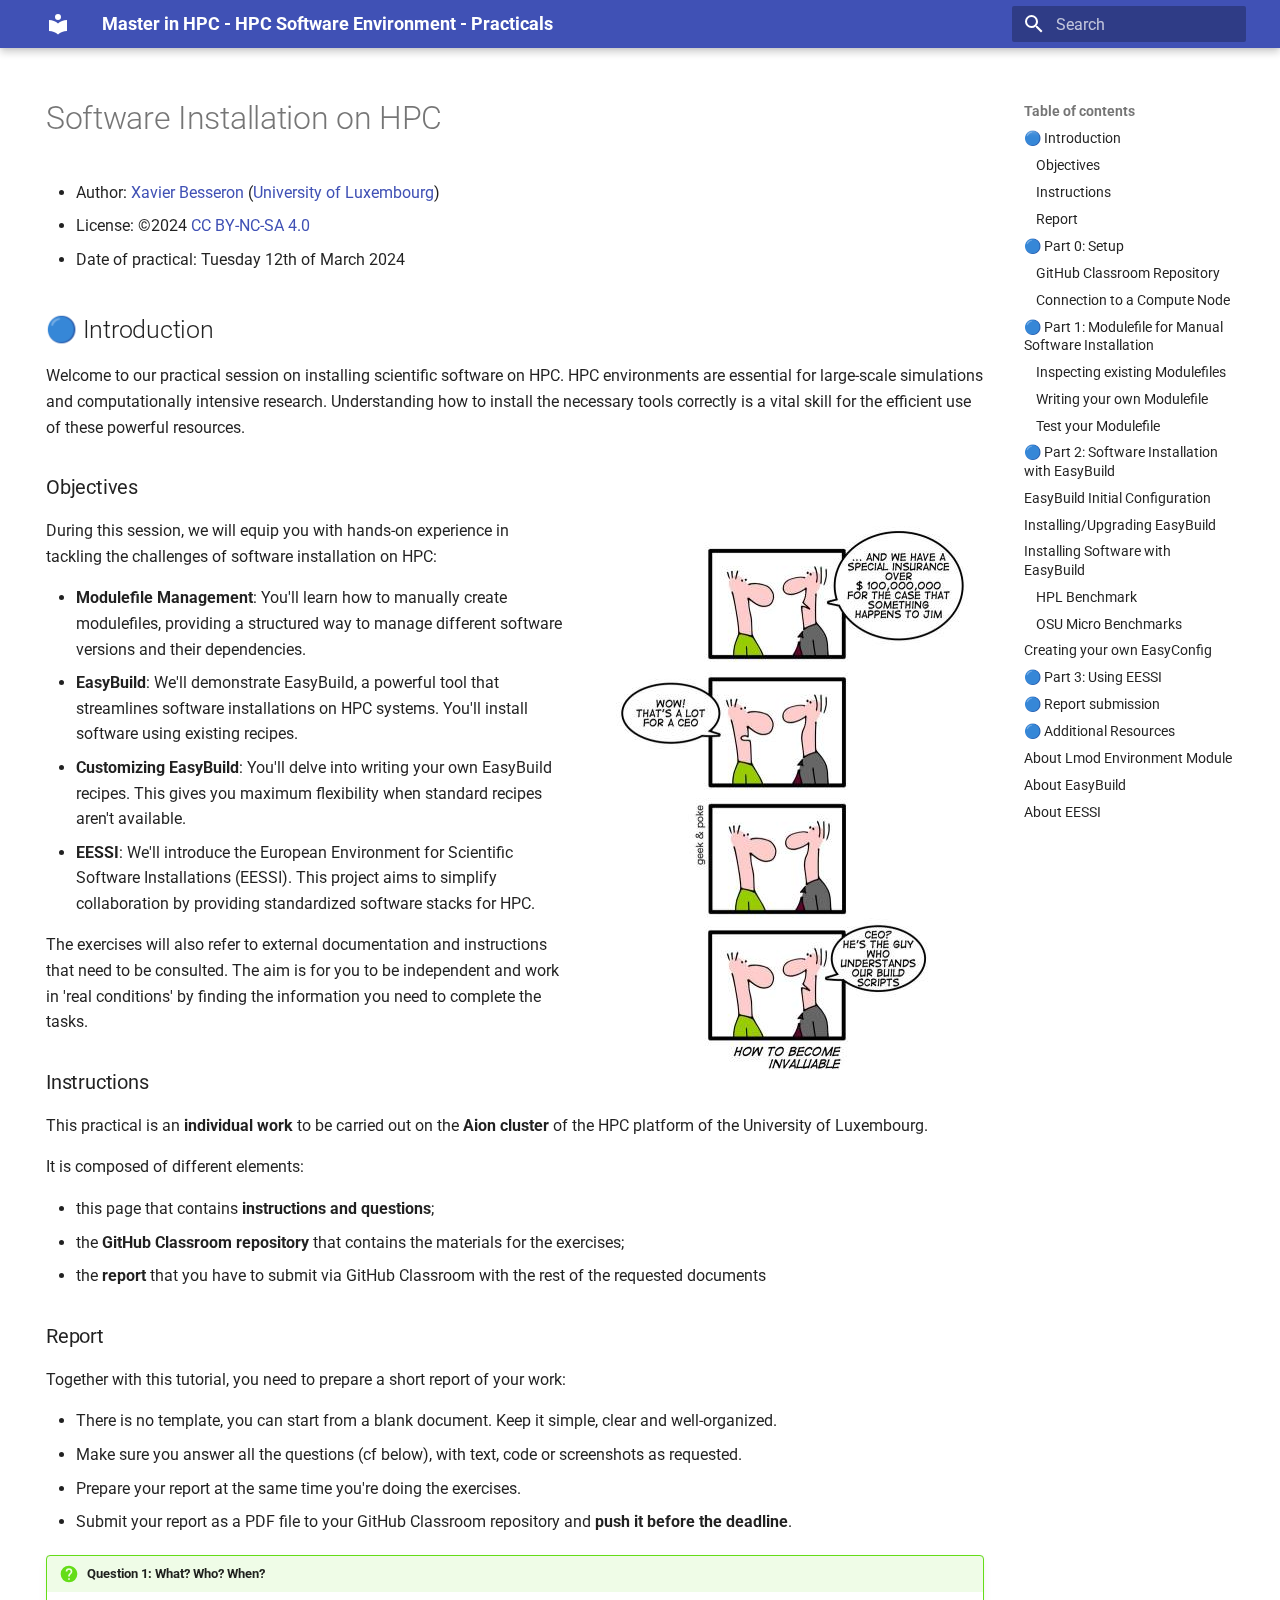
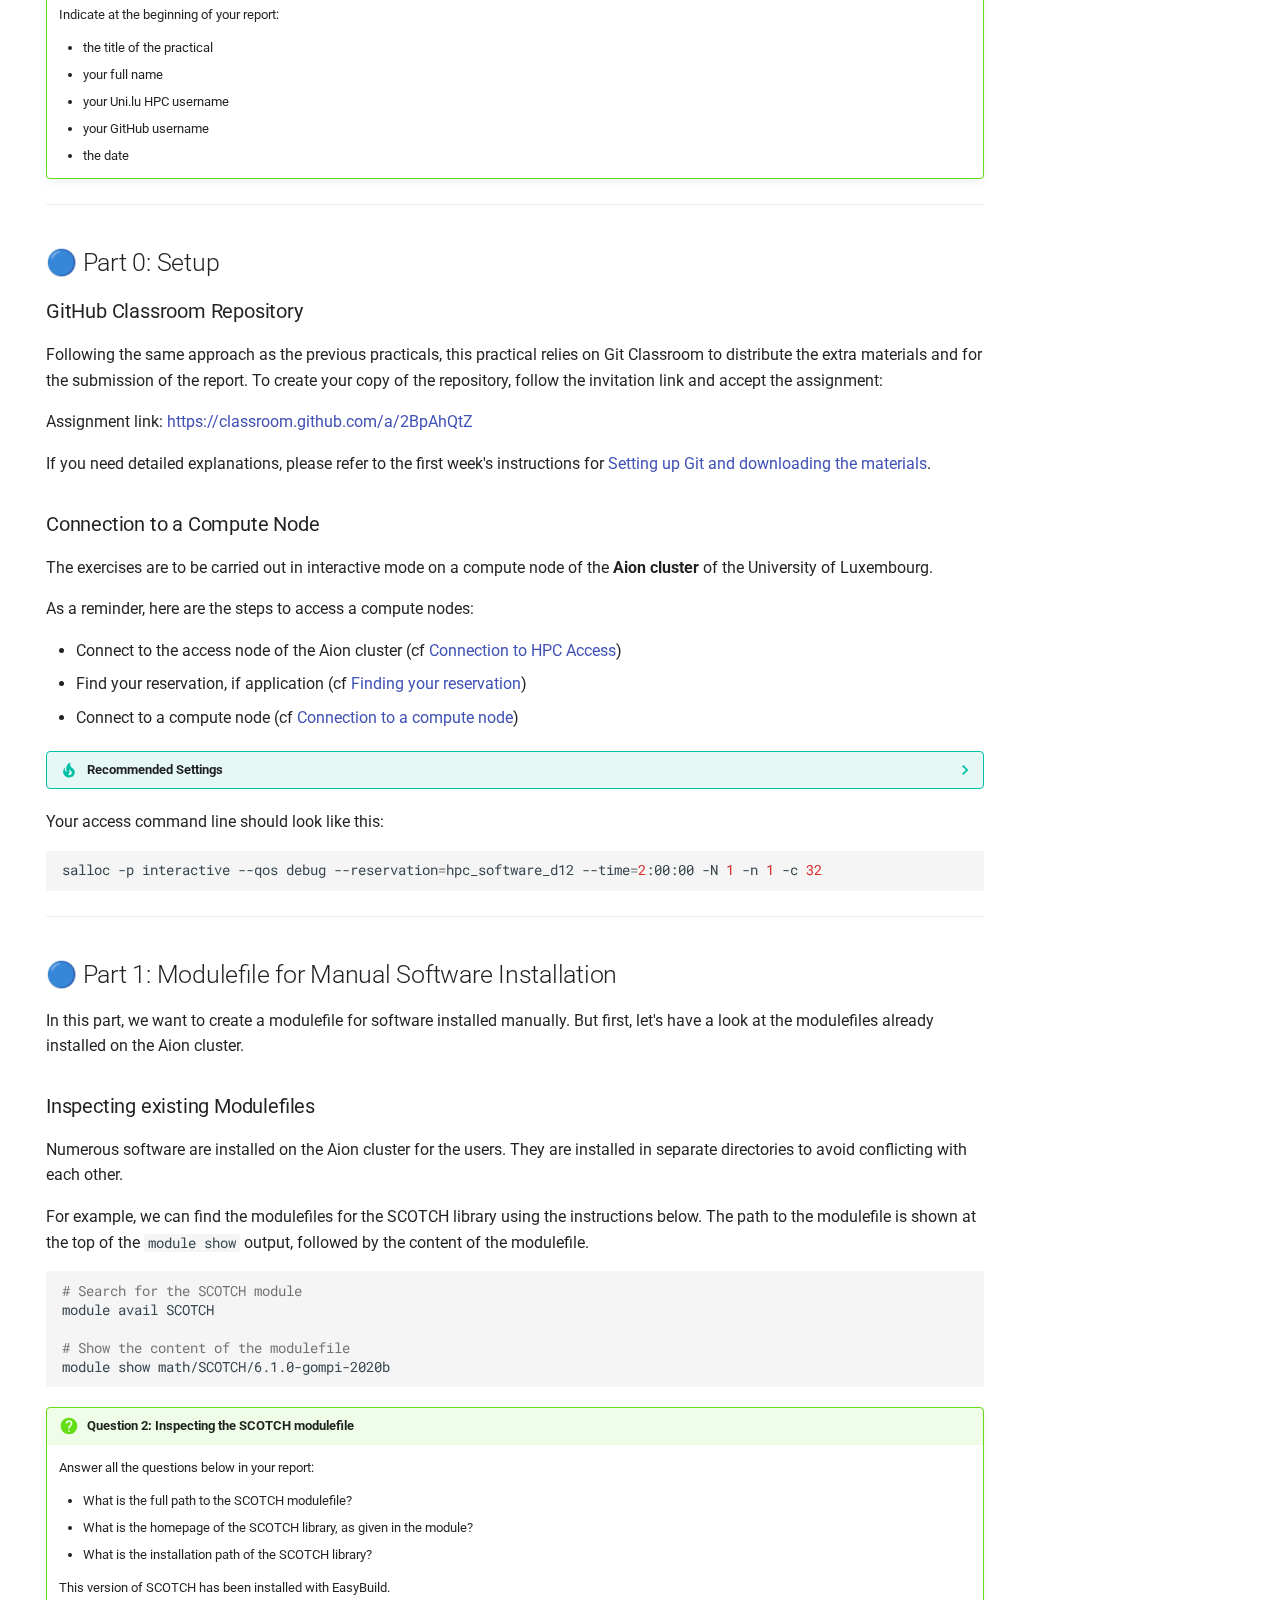
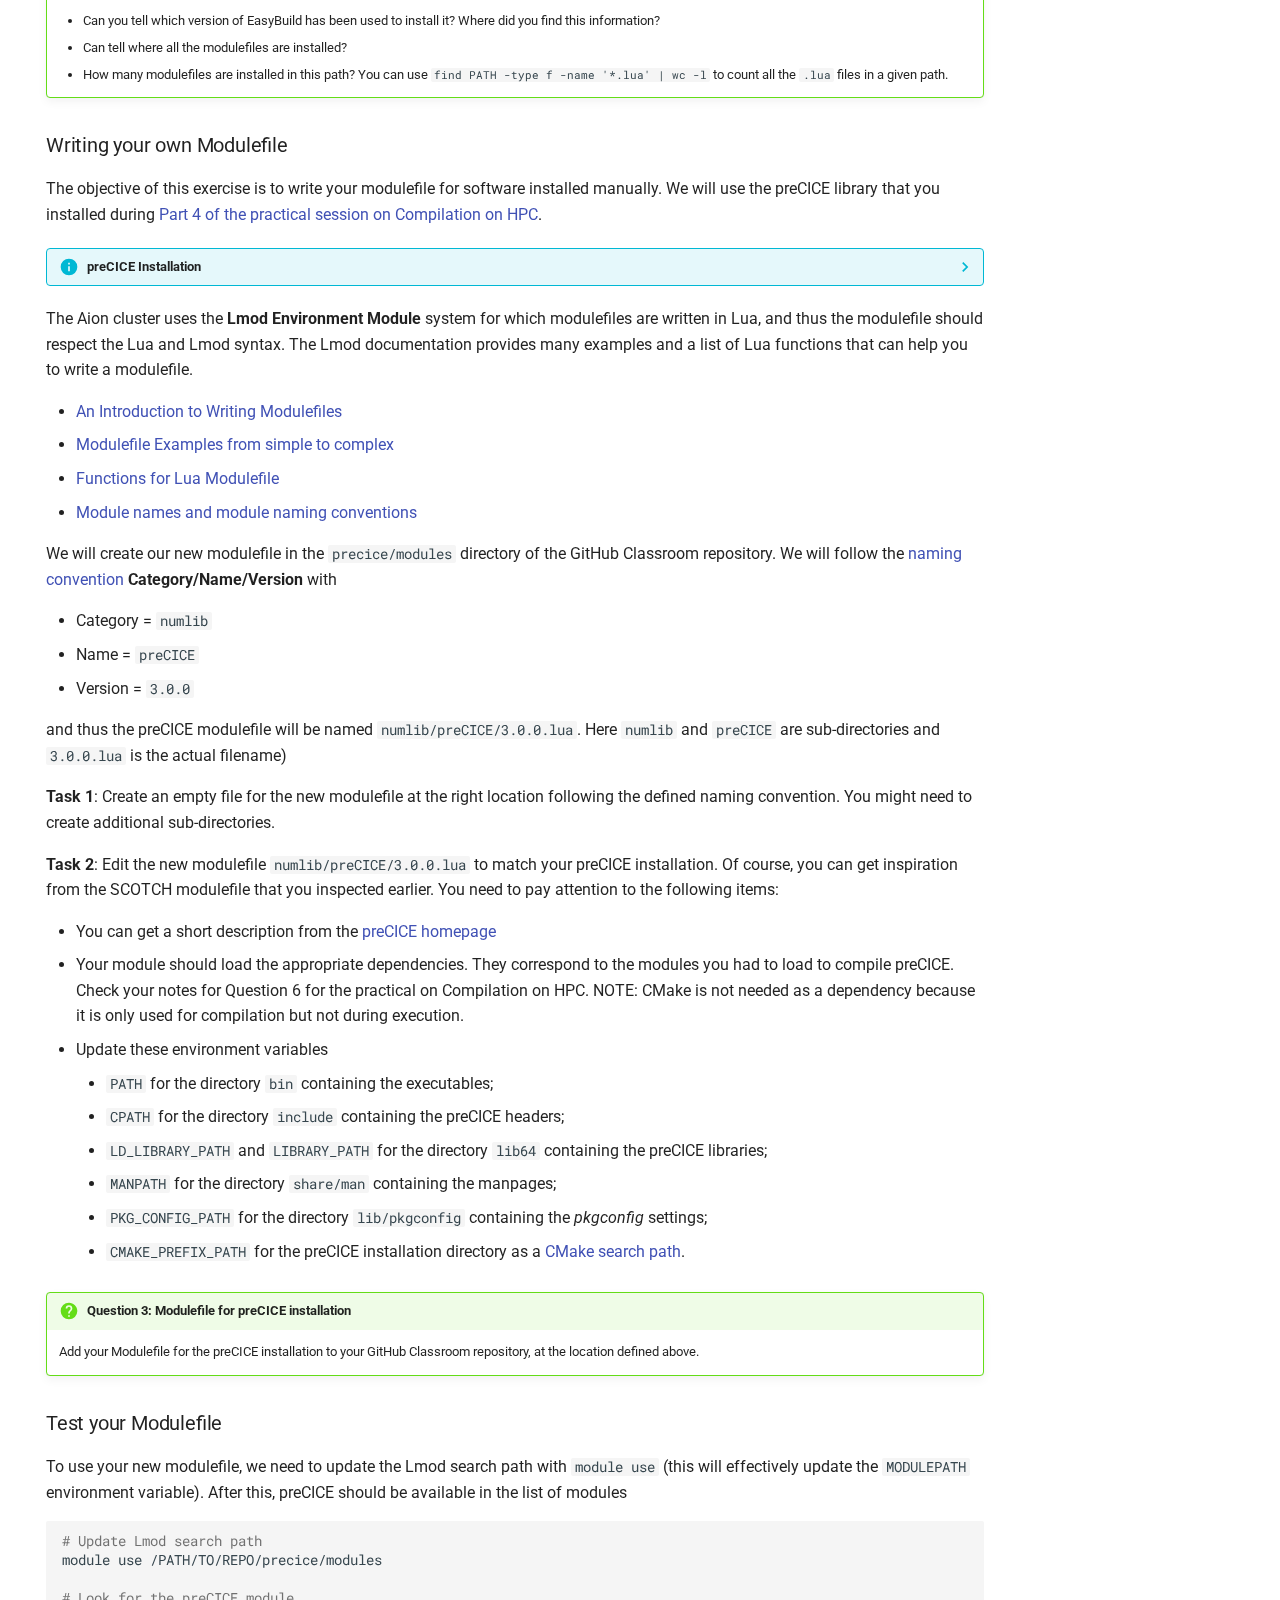
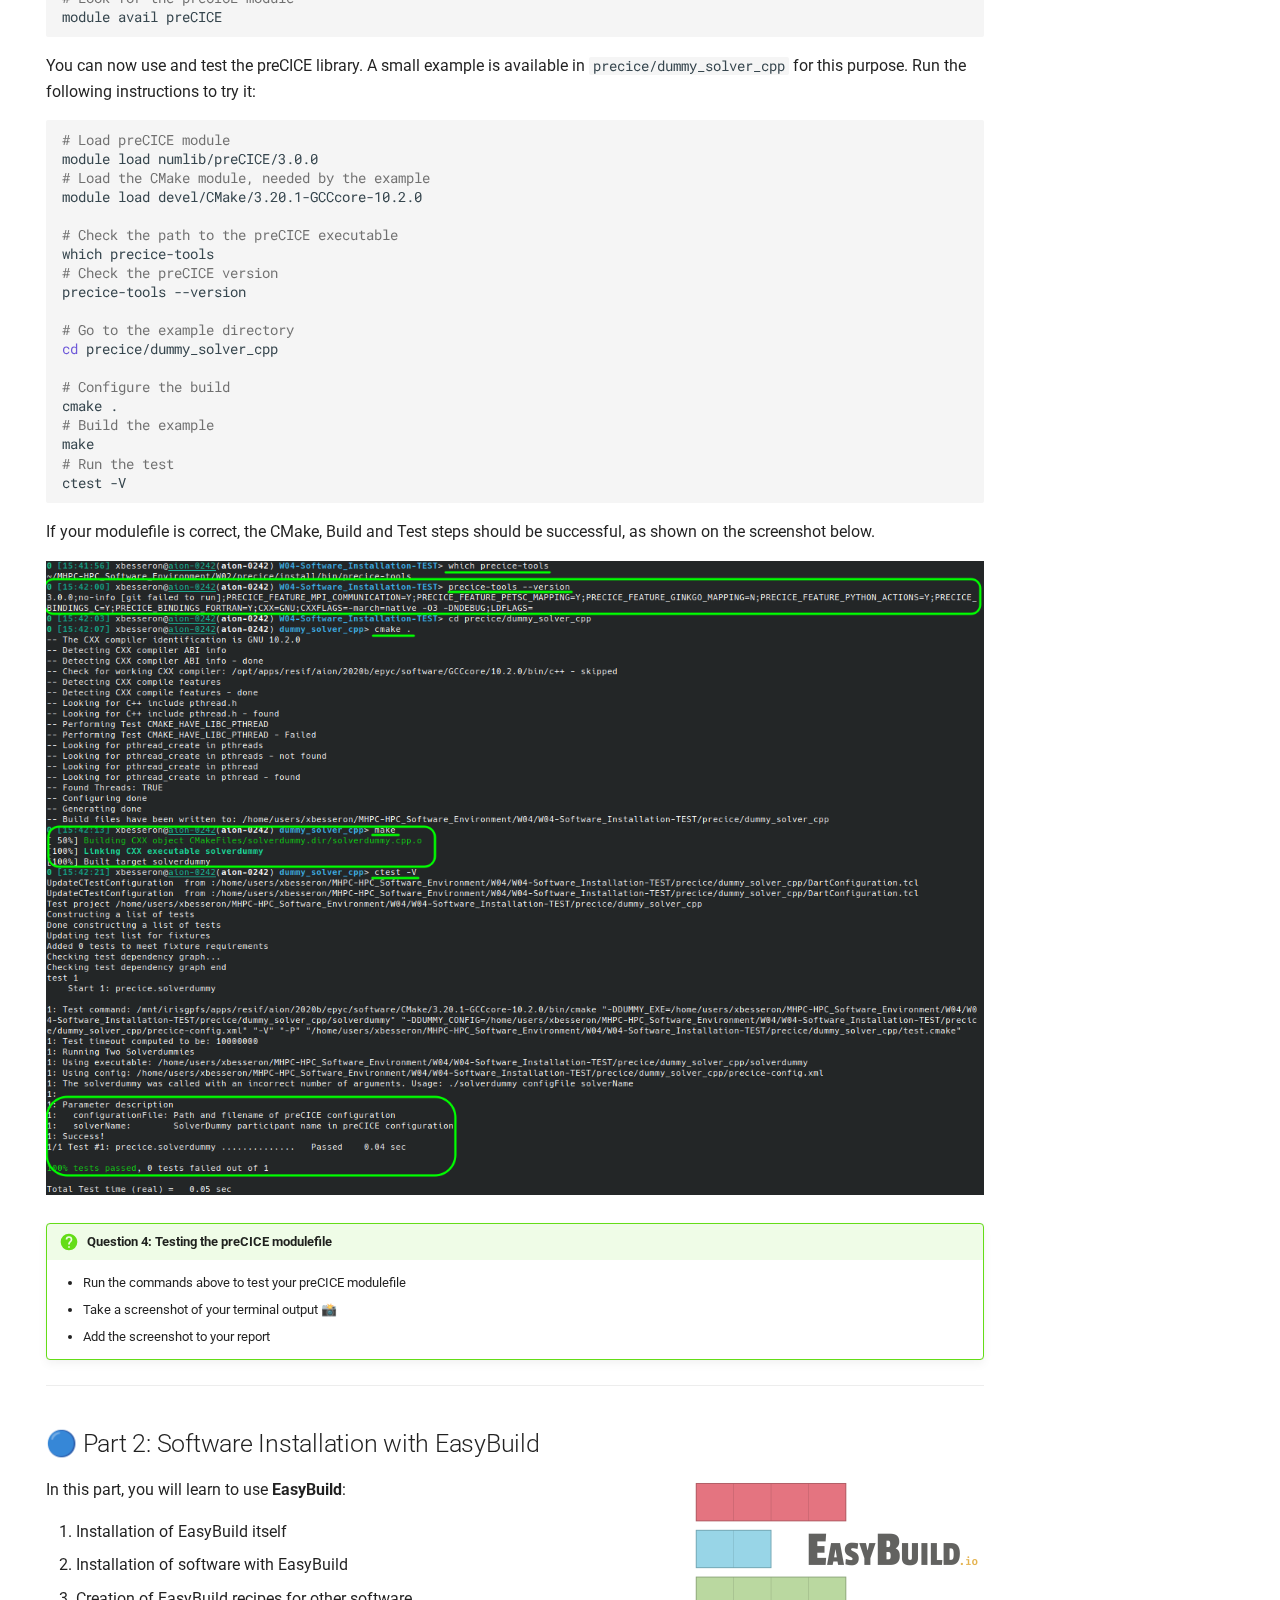
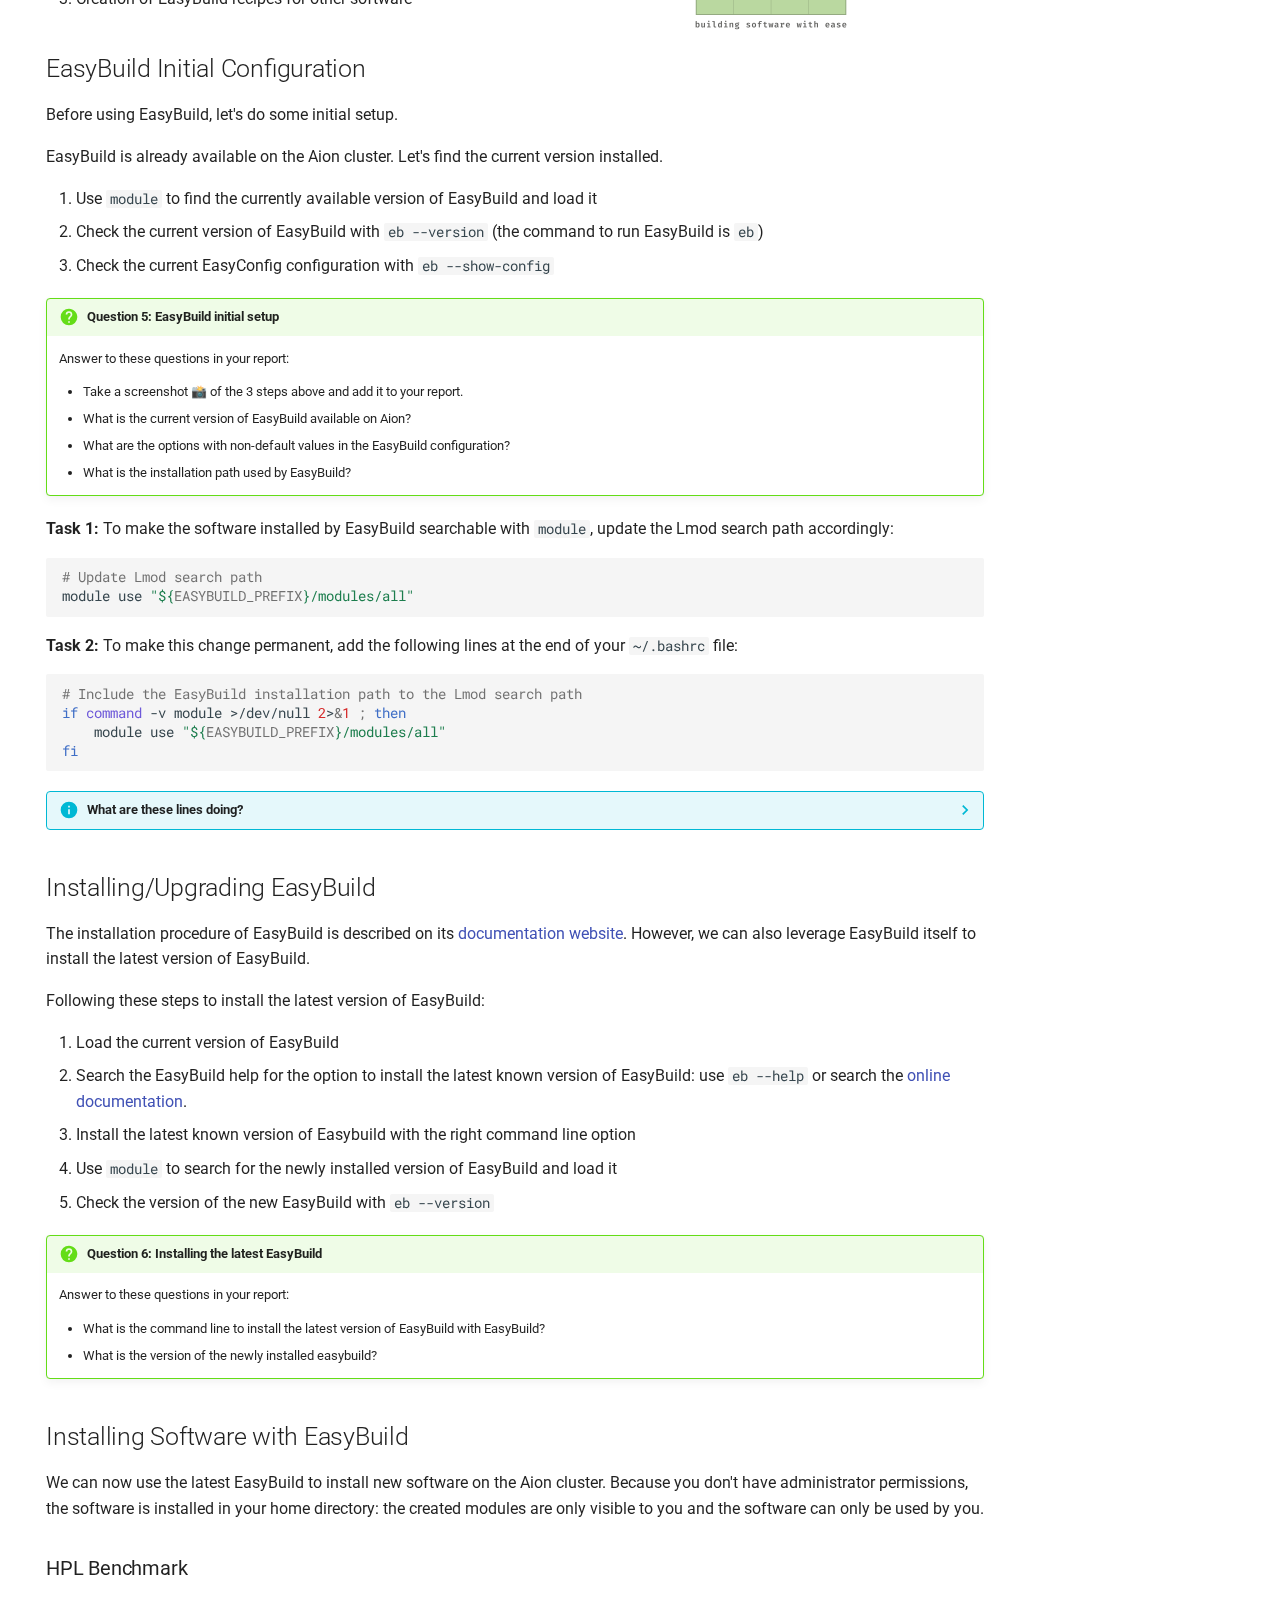
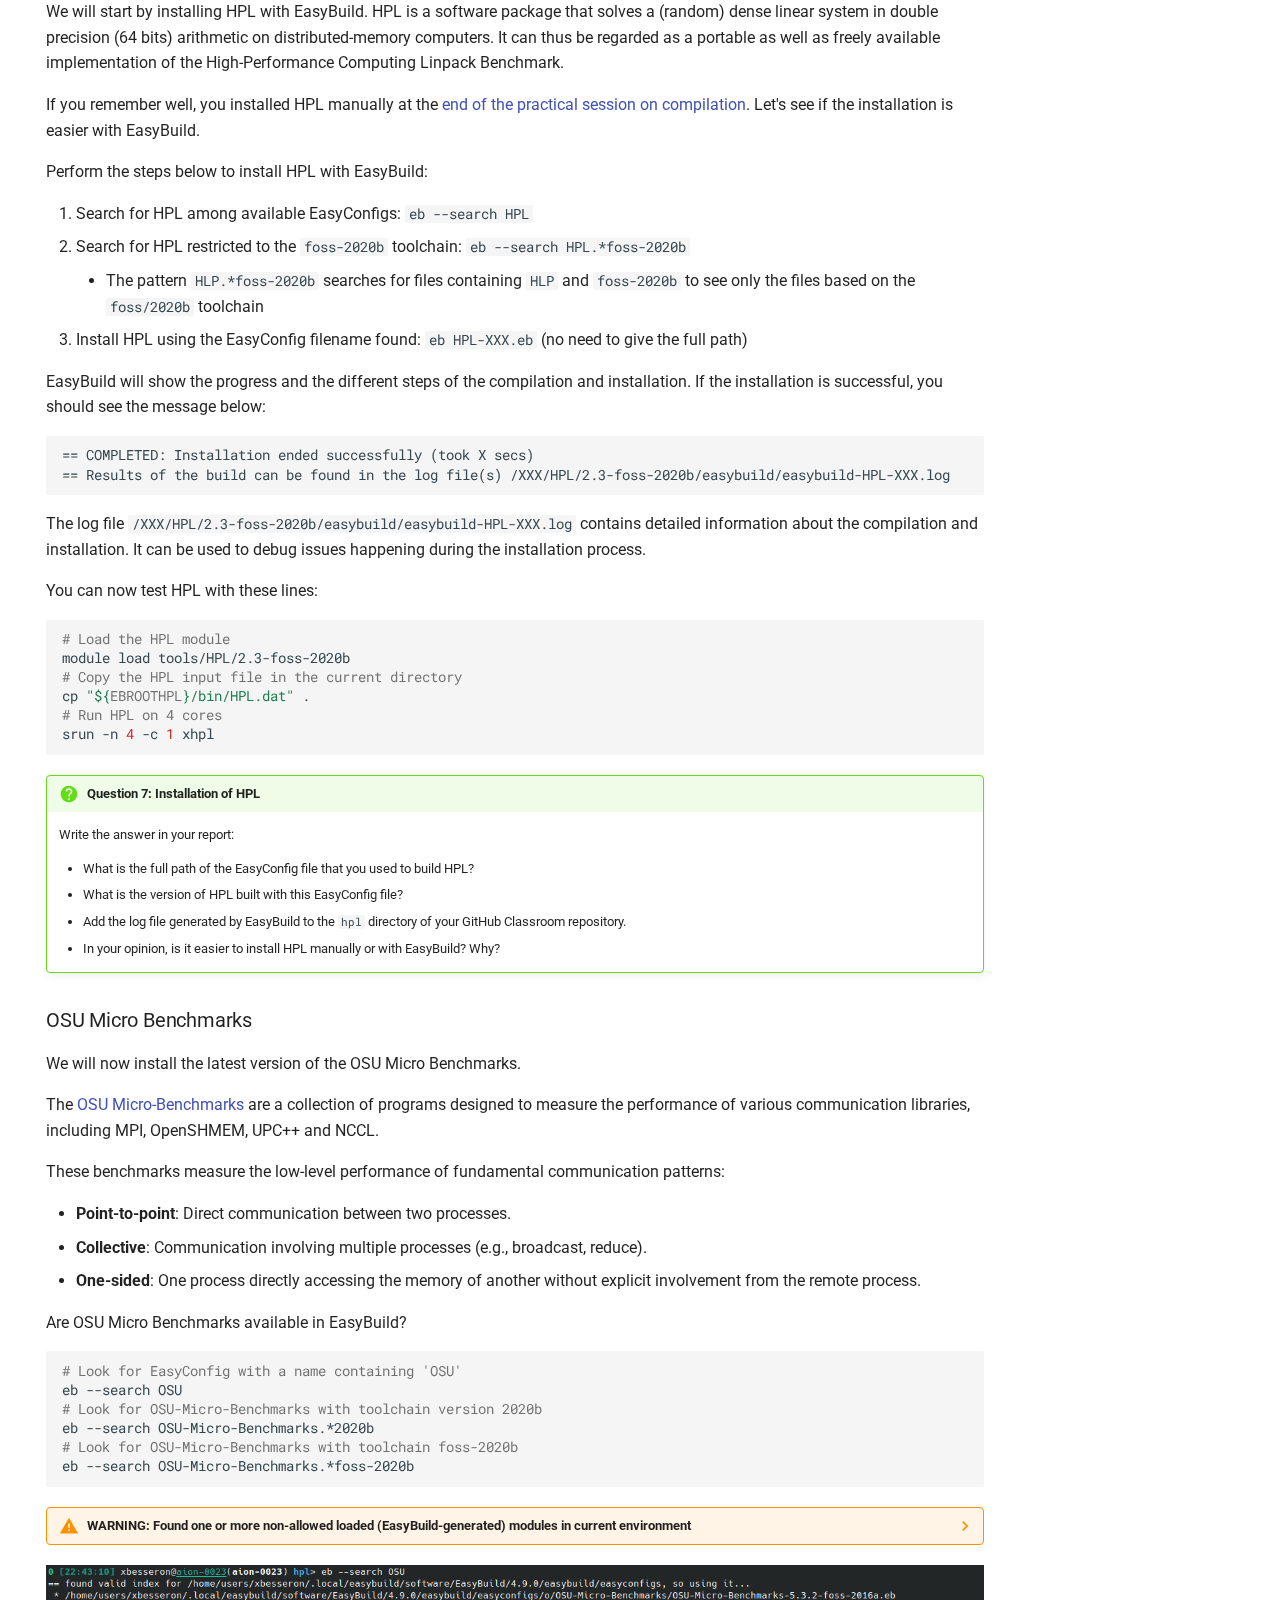
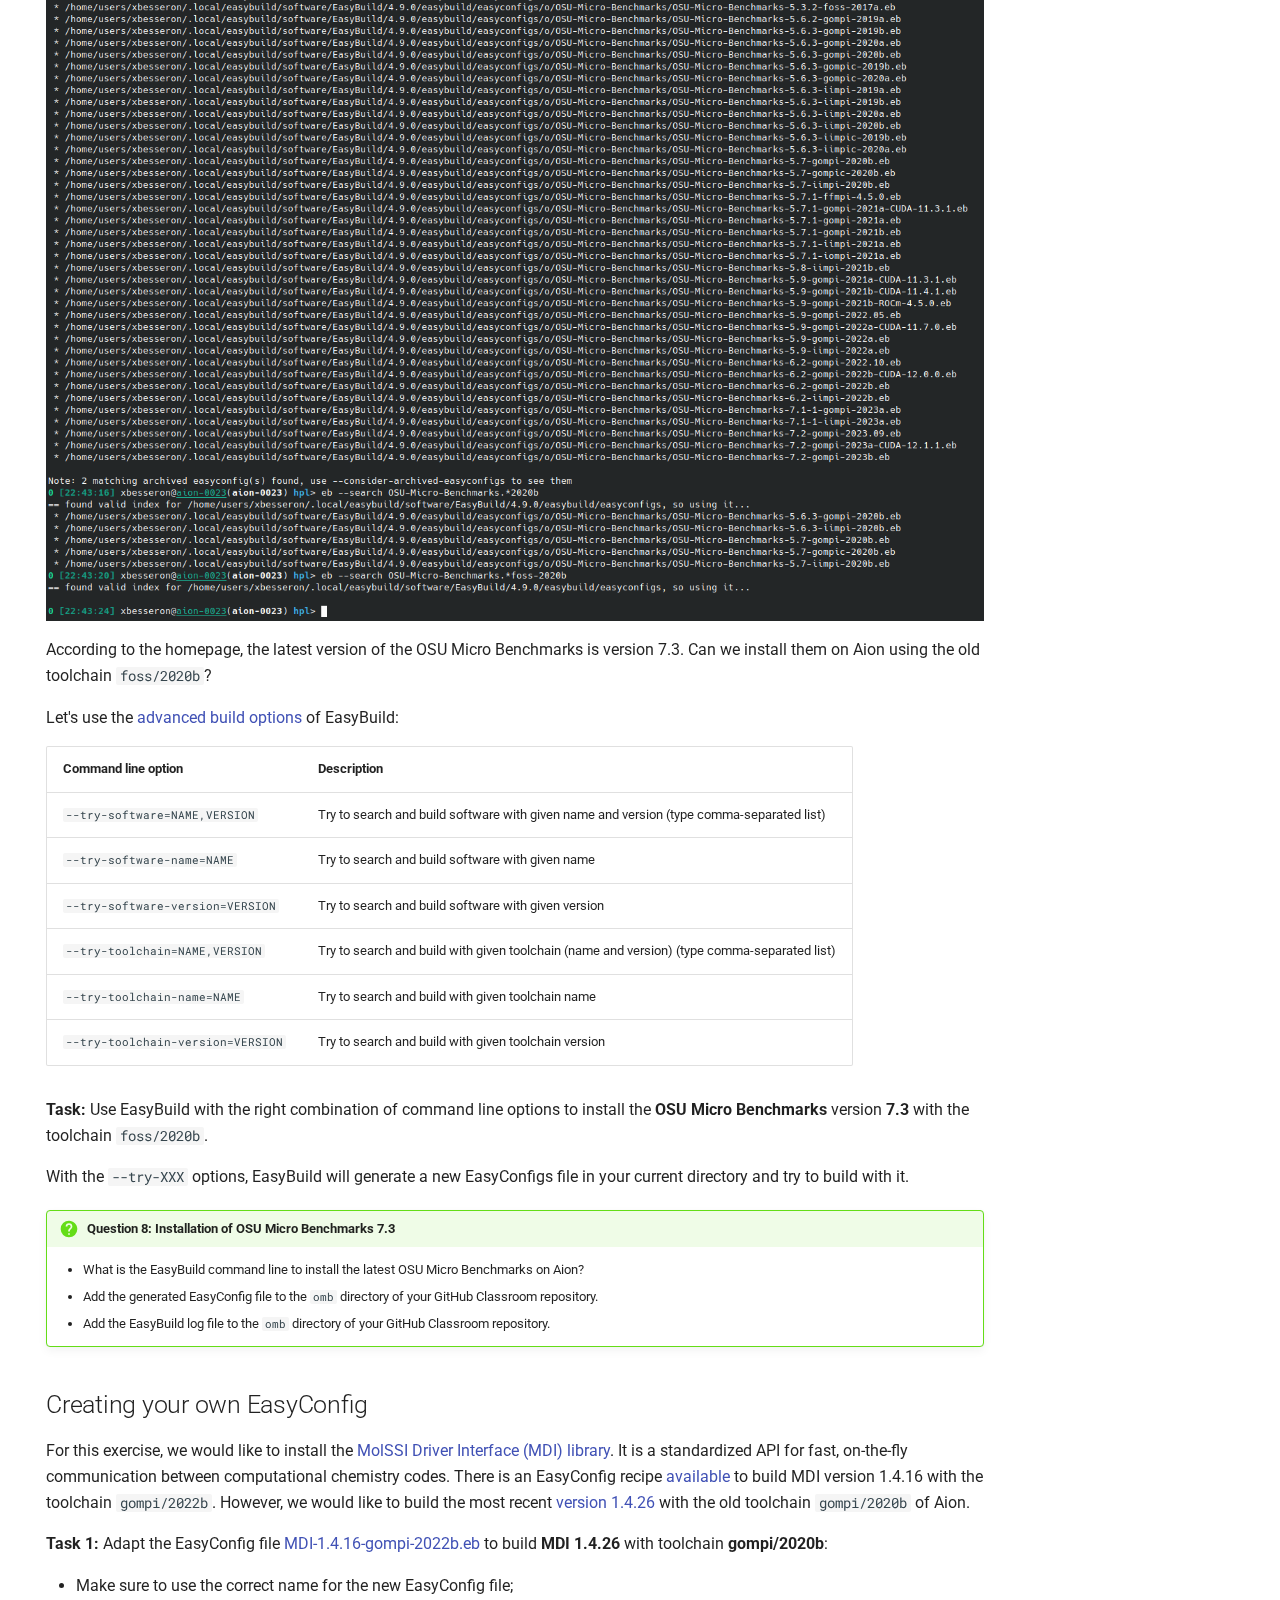
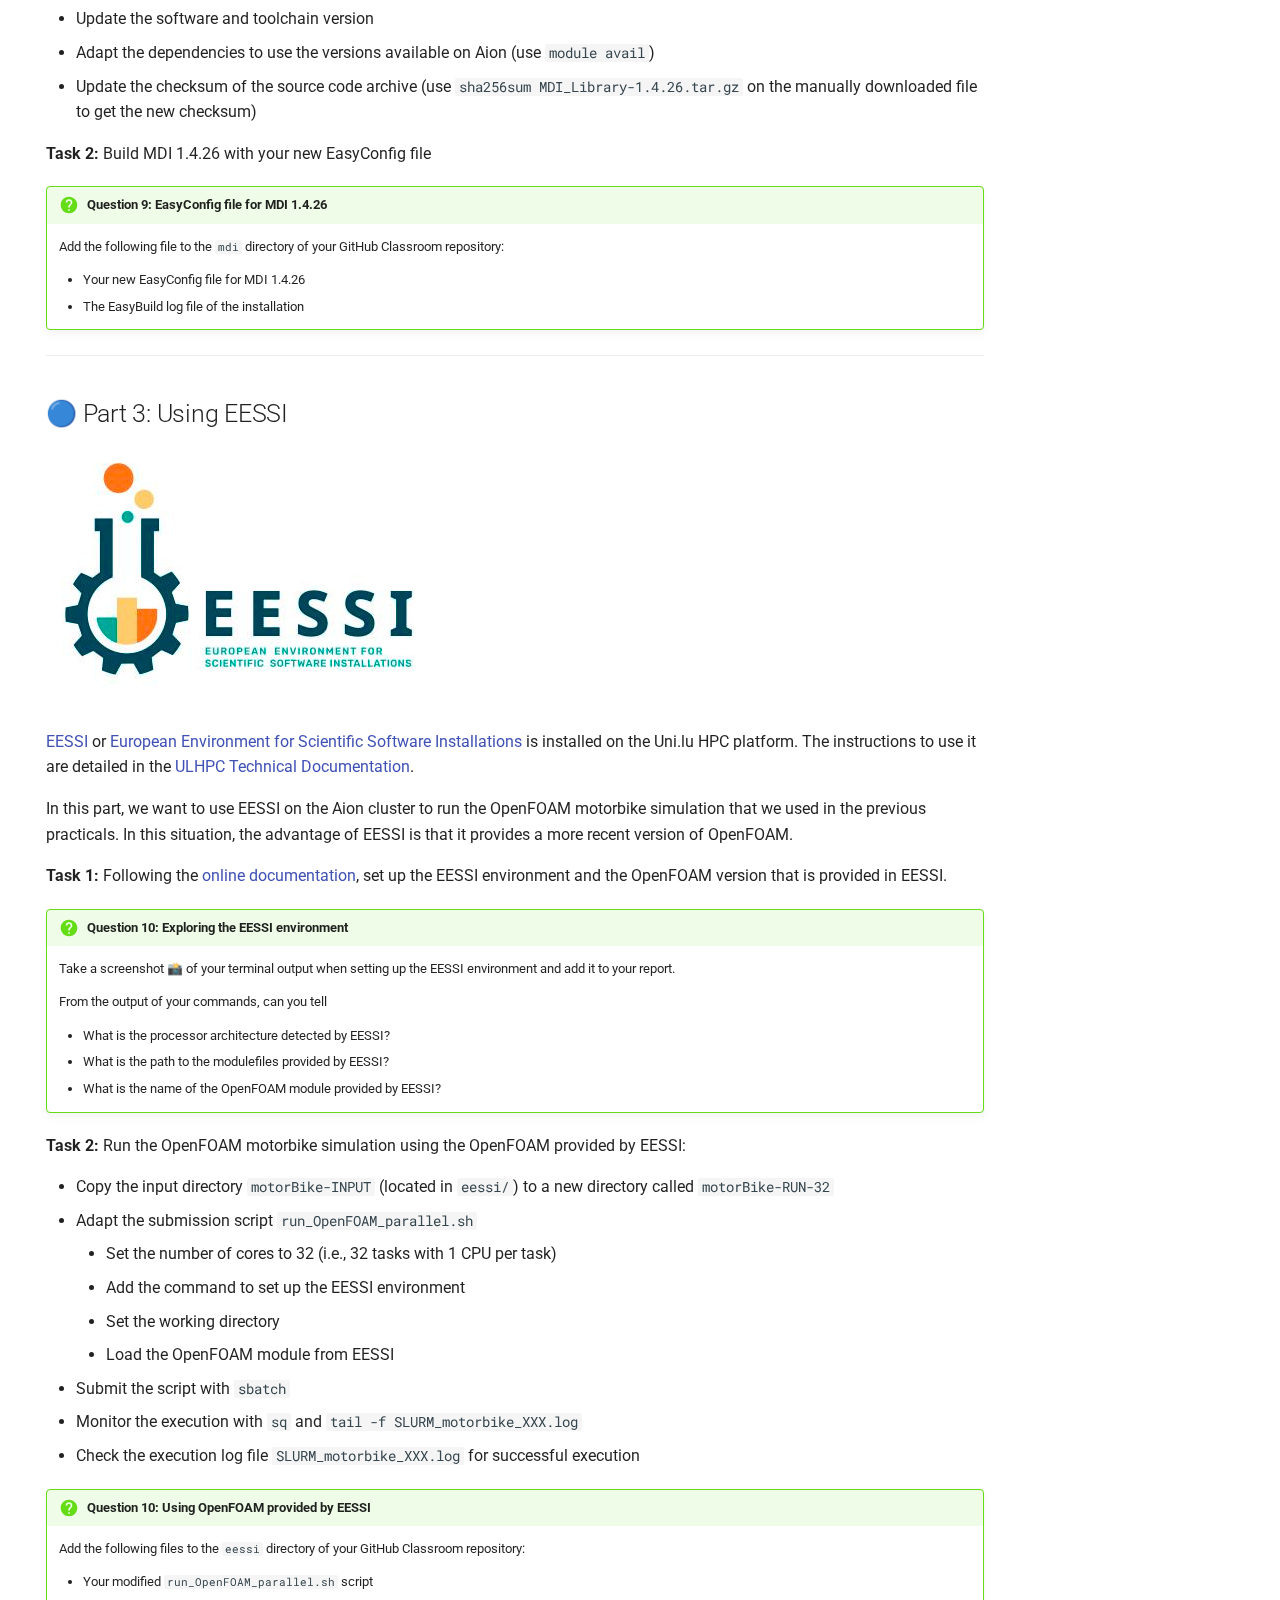
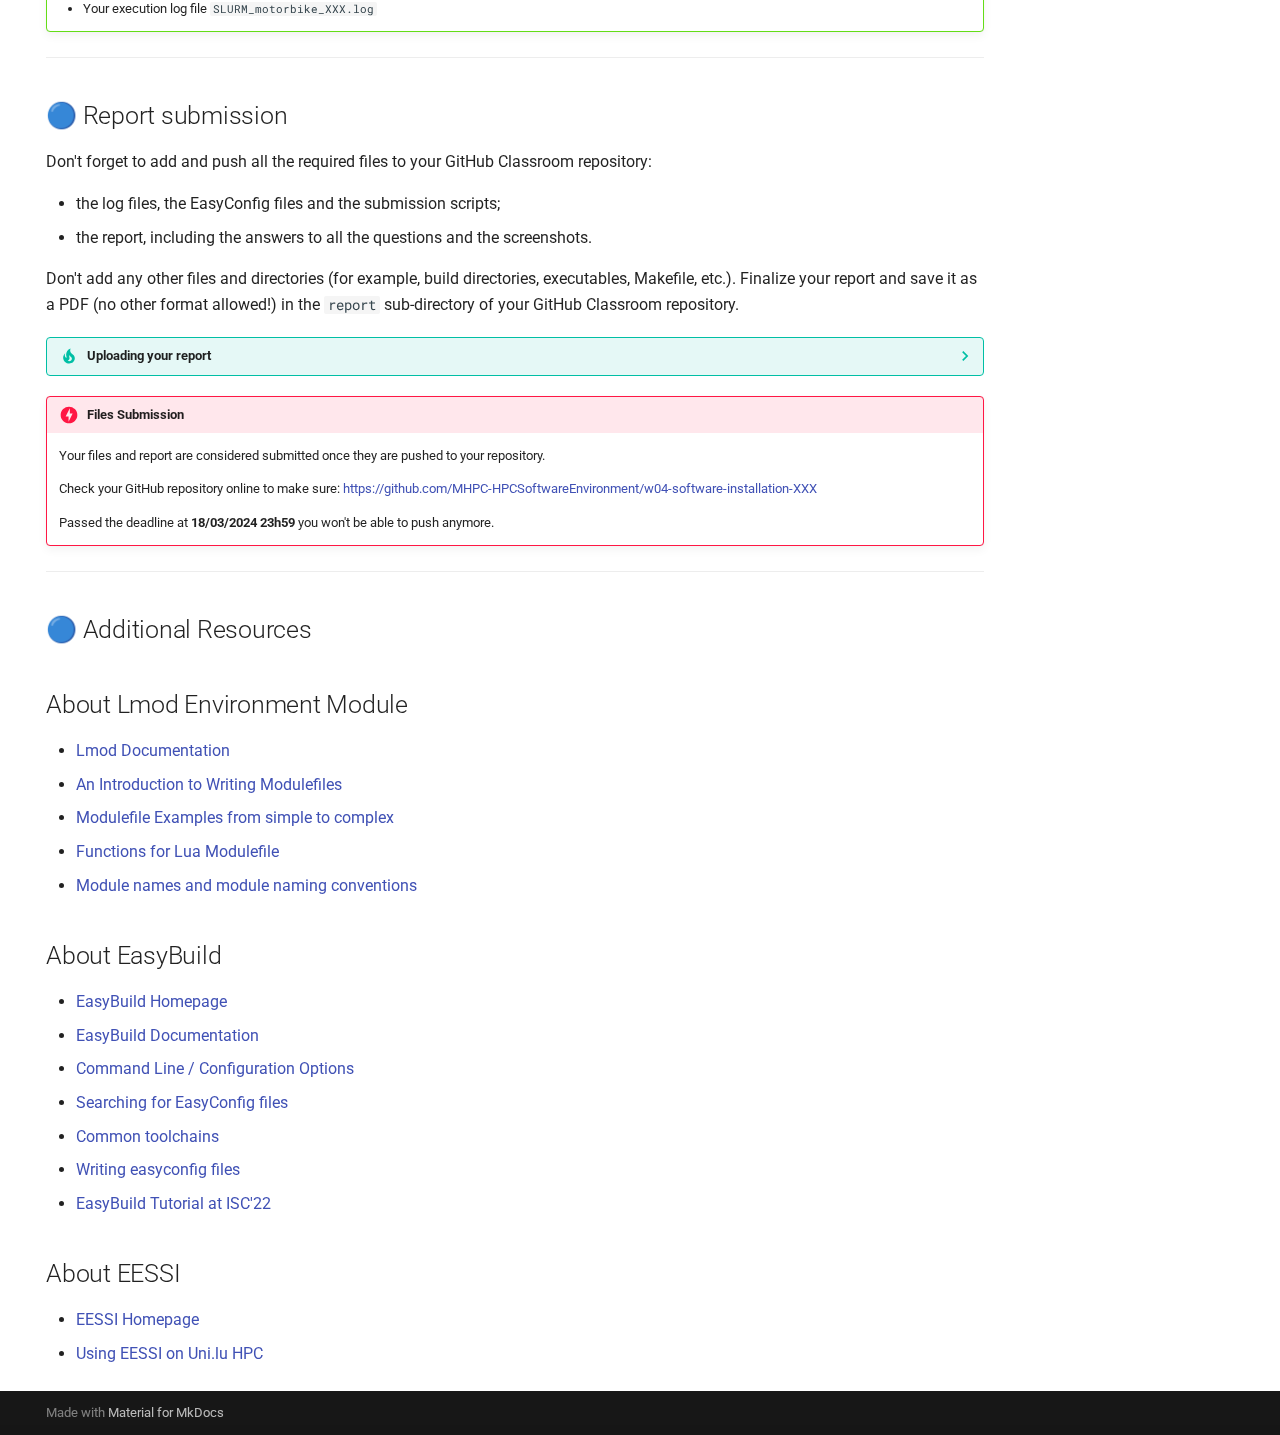
<file: software_installation/index.html>
<!doctype html>
<html lang="en" class="no-js">
  <head>
    
      <meta charset="utf-8">
      <meta name="viewport" content="width=device-width,initial-scale=1">
      
      
        <meta name="author" content="Xavier Besseron">
      
      
        <link rel="canonical" href="https://besserox.github.io/HPC_Software_Environment/software_installation/">
      
      
        <link rel="prev" href="../debugging_profiling/">
      
      
        <link rel="next" href="../testing/">
      
      
      <link rel="icon" href="../assets/images/favicon.png">
      <meta name="generator" content="mkdocs-1.5.3, mkdocs-material-9.5.6">
    
    
      
        <title>Installing Software on HPC - Master in HPC - HPC Software Environment - Practicals</title>
      
    
    
      <link rel="stylesheet" href="../assets/stylesheets/main.50c56a3b.min.css">
      
      


    
    
      
    
    
      
        
        
        <link rel="preconnect" href="https://fonts.gstatic.com" crossorigin>
        <link rel="stylesheet" href="https://fonts.googleapis.com/css?family=Roboto:300,300i,400,400i,700,700i%7CRoboto+Mono:400,400i,700,700i&display=fallback">
        <style>:root{--md-text-font:"Roboto";--md-code-font:"Roboto Mono"}</style>
      
    
    
      <link rel="stylesheet" href="../stylesheets/extra.css">
    
    <script>__md_scope=new URL("..",location),__md_hash=e=>[...e].reduce((e,_)=>(e<<5)-e+_.charCodeAt(0),0),__md_get=(e,_=localStorage,t=__md_scope)=>JSON.parse(_.getItem(t.pathname+"."+e)),__md_set=(e,_,t=localStorage,a=__md_scope)=>{try{t.setItem(a.pathname+"."+e,JSON.stringify(_))}catch(e){}}</script>
    
      

    
    
    
  </head>
  
  
    <body dir="ltr">
  
    
    <input class="md-toggle" data-md-toggle="drawer" type="checkbox" id="__drawer" autocomplete="off">
    <input class="md-toggle" data-md-toggle="search" type="checkbox" id="__search" autocomplete="off">
    <label class="md-overlay" for="__drawer"></label>
    <div data-md-component="skip">
      
        
        <a href="#software-installation-on-hpc" class="md-skip">
          Skip to content
        </a>
      
    </div>
    <div data-md-component="announce">
      
    </div>
    
    
      

  

<header class="md-header md-header--shadow" data-md-component="header">
  <nav class="md-header__inner md-grid" aria-label="Header">
    <a href=".." title="Master in HPC - HPC Software Environment - Practicals" class="md-header__button md-logo" aria-label="Master in HPC - HPC Software Environment - Practicals" data-md-component="logo">
      
  
  <svg xmlns="http://www.w3.org/2000/svg" viewBox="0 0 24 24"><path d="M12 8a3 3 0 0 0 3-3 3 3 0 0 0-3-3 3 3 0 0 0-3 3 3 3 0 0 0 3 3m0 3.54C9.64 9.35 6.5 8 3 8v11c3.5 0 6.64 1.35 9 3.54 2.36-2.19 5.5-3.54 9-3.54V8c-3.5 0-6.64 1.35-9 3.54Z"/></svg>

    </a>
    <label class="md-header__button md-icon" for="__drawer">
      
      <svg xmlns="http://www.w3.org/2000/svg" viewBox="0 0 24 24"><path d="M3 6h18v2H3V6m0 5h18v2H3v-2m0 5h18v2H3v-2Z"/></svg>
    </label>
    <div class="md-header__title" data-md-component="header-title">
      <div class="md-header__ellipsis">
        <div class="md-header__topic">
          <span class="md-ellipsis">
            Master in HPC - HPC Software Environment - Practicals
          </span>
        </div>
        <div class="md-header__topic" data-md-component="header-topic">
          <span class="md-ellipsis">
            
              Installing Software on HPC
            
          </span>
        </div>
      </div>
    </div>
    
    
      <script>var media,input,key,value,palette=__md_get("__palette");if(palette&&palette.color){"(prefers-color-scheme)"===palette.color.media&&(media=matchMedia("(prefers-color-scheme: light)"),input=document.querySelector(media.matches?"[data-md-color-media='(prefers-color-scheme: light)']":"[data-md-color-media='(prefers-color-scheme: dark)']"),palette.color.media=input.getAttribute("data-md-color-media"),palette.color.scheme=input.getAttribute("data-md-color-scheme"),palette.color.primary=input.getAttribute("data-md-color-primary"),palette.color.accent=input.getAttribute("data-md-color-accent"));for([key,value]of Object.entries(palette.color))document.body.setAttribute("data-md-color-"+key,value)}</script>
    
    
    
      <label class="md-header__button md-icon" for="__search">
        
        <svg xmlns="http://www.w3.org/2000/svg" viewBox="0 0 24 24"><path d="M9.5 3A6.5 6.5 0 0 1 16 9.5c0 1.61-.59 3.09-1.56 4.23l.27.27h.79l5 5-1.5 1.5-5-5v-.79l-.27-.27A6.516 6.516 0 0 1 9.5 16 6.5 6.5 0 0 1 3 9.5 6.5 6.5 0 0 1 9.5 3m0 2C7 5 5 7 5 9.5S7 14 9.5 14 14 12 14 9.5 12 5 9.5 5Z"/></svg>
      </label>
      <div class="md-search" data-md-component="search" role="dialog">
  <label class="md-search__overlay" for="__search"></label>
  <div class="md-search__inner" role="search">
    <form class="md-search__form" name="search">
      <input type="text" class="md-search__input" name="query" aria-label="Search" placeholder="Search" autocapitalize="off" autocorrect="off" autocomplete="off" spellcheck="false" data-md-component="search-query" required>
      <label class="md-search__icon md-icon" for="__search">
        
        <svg xmlns="http://www.w3.org/2000/svg" viewBox="0 0 24 24"><path d="M9.5 3A6.5 6.5 0 0 1 16 9.5c0 1.61-.59 3.09-1.56 4.23l.27.27h.79l5 5-1.5 1.5-5-5v-.79l-.27-.27A6.516 6.516 0 0 1 9.5 16 6.5 6.5 0 0 1 3 9.5 6.5 6.5 0 0 1 9.5 3m0 2C7 5 5 7 5 9.5S7 14 9.5 14 14 12 14 9.5 12 5 9.5 5Z"/></svg>
        
        <svg xmlns="http://www.w3.org/2000/svg" viewBox="0 0 24 24"><path d="M20 11v2H8l5.5 5.5-1.42 1.42L4.16 12l7.92-7.92L13.5 5.5 8 11h12Z"/></svg>
      </label>
      <nav class="md-search__options" aria-label="Search">
        
        <button type="reset" class="md-search__icon md-icon" title="Clear" aria-label="Clear" tabindex="-1">
          
          <svg xmlns="http://www.w3.org/2000/svg" viewBox="0 0 24 24"><path d="M19 6.41 17.59 5 12 10.59 6.41 5 5 6.41 10.59 12 5 17.59 6.41 19 12 13.41 17.59 19 19 17.59 13.41 12 19 6.41Z"/></svg>
        </button>
      </nav>
      
    </form>
    <div class="md-search__output">
      <div class="md-search__scrollwrap" data-md-scrollfix>
        <div class="md-search-result" data-md-component="search-result">
          <div class="md-search-result__meta">
            Initializing search
          </div>
          <ol class="md-search-result__list" role="presentation"></ol>
        </div>
      </div>
    </div>
  </div>
</div>
    
    
  </nav>
  
</header>
    
    <div class="md-container" data-md-component="container">
      
      
        
          
        
      
      <main class="md-main" data-md-component="main">
        <div class="md-main__inner md-grid">
          
            
              
                
              
              <div class="md-sidebar md-sidebar--primary" data-md-component="sidebar" data-md-type="navigation" hidden>
                <div class="md-sidebar__scrollwrap">
                  <div class="md-sidebar__inner">
                    



<nav class="md-nav md-nav--primary" aria-label="Navigation" data-md-level="0">
  <label class="md-nav__title" for="__drawer">
    <a href=".." title="Master in HPC - HPC Software Environment - Practicals" class="md-nav__button md-logo" aria-label="Master in HPC - HPC Software Environment - Practicals" data-md-component="logo">
      
  
  <svg xmlns="http://www.w3.org/2000/svg" viewBox="0 0 24 24"><path d="M12 8a3 3 0 0 0 3-3 3 3 0 0 0-3-3 3 3 0 0 0-3 3 3 3 0 0 0 3 3m0 3.54C9.64 9.35 6.5 8 3 8v11c3.5 0 6.64 1.35 9 3.54 2.36-2.19 5.5-3.54 9-3.54V8c-3.5 0-6.64 1.35-9 3.54Z"/></svg>

    </a>
    Master in HPC - HPC Software Environment - Practicals
  </label>
  
  <ul class="md-nav__list" data-md-scrollfix>
    
      
      
  
  
  
  
    <li class="md-nav__item">
      <a href=".." class="md-nav__link">
        
  
  <span class="md-ellipsis">
    Home
  </span>
  

      </a>
    </li>
  

    
      
      
  
  
  
  
    <li class="md-nav__item">
      <a href="../command_line_hpc/" class="md-nav__link">
        
  
  <span class="md-ellipsis">
    Command Line Environment on HPC
  </span>
  

      </a>
    </li>
  

    
      
      
  
  
  
  
    <li class="md-nav__item">
      <a href="../compilation/" class="md-nav__link">
        
  
  <span class="md-ellipsis">
    Compilation on HPC
  </span>
  

      </a>
    </li>
  

    
      
      
  
  
  
  
    <li class="md-nav__item">
      <a href="../debugging_profiling/" class="md-nav__link">
        
  
  <span class="md-ellipsis">
    Debugging & Profiling
  </span>
  

      </a>
    </li>
  

    
      
      
  
  
    
  
  
  
    <li class="md-nav__item md-nav__item--active">
      
      <input class="md-nav__toggle md-toggle" type="checkbox" id="__toc">
      
      
        
      
      
        <label class="md-nav__link md-nav__link--active" for="__toc">
          
  
  <span class="md-ellipsis">
    Installing Software on HPC
  </span>
  

          <span class="md-nav__icon md-icon"></span>
        </label>
      
      <a href="./" class="md-nav__link md-nav__link--active">
        
  
  <span class="md-ellipsis">
    Installing Software on HPC
  </span>
  

      </a>
      
        

<nav class="md-nav md-nav--secondary" aria-label="Table of contents">
  
  
  
    
  
  
    <label class="md-nav__title" for="__toc">
      <span class="md-nav__icon md-icon"></span>
      Table of contents
    </label>
    <ul class="md-nav__list" data-md-component="toc" data-md-scrollfix>
      
        <li class="md-nav__item">
  <a href="#introduction" class="md-nav__link">
    <span class="md-ellipsis">
      🔵 Introduction
    </span>
  </a>
  
    <nav class="md-nav" aria-label="🔵 Introduction">
      <ul class="md-nav__list">
        
          <li class="md-nav__item">
  <a href="#objectives" class="md-nav__link">
    <span class="md-ellipsis">
      Objectives
    </span>
  </a>
  
</li>
        
          <li class="md-nav__item">
  <a href="#instructions" class="md-nav__link">
    <span class="md-ellipsis">
      Instructions
    </span>
  </a>
  
</li>
        
          <li class="md-nav__item">
  <a href="#report" class="md-nav__link">
    <span class="md-ellipsis">
      Report
    </span>
  </a>
  
</li>
        
      </ul>
    </nav>
  
</li>
      
        <li class="md-nav__item">
  <a href="#part-0-setup" class="md-nav__link">
    <span class="md-ellipsis">
      🔵 Part 0: Setup
    </span>
  </a>
  
    <nav class="md-nav" aria-label="🔵 Part 0: Setup">
      <ul class="md-nav__list">
        
          <li class="md-nav__item">
  <a href="#github-classroom-repository" class="md-nav__link">
    <span class="md-ellipsis">
      GitHub Classroom Repository
    </span>
  </a>
  
</li>
        
          <li class="md-nav__item">
  <a href="#connection-to-a-compute-node" class="md-nav__link">
    <span class="md-ellipsis">
      Connection to a Compute Node
    </span>
  </a>
  
</li>
        
      </ul>
    </nav>
  
</li>
      
        <li class="md-nav__item">
  <a href="#part-1-modulefile-for-manual-software-installation" class="md-nav__link">
    <span class="md-ellipsis">
      🔵 Part 1: Modulefile for Manual Software Installation
    </span>
  </a>
  
    <nav class="md-nav" aria-label="🔵 Part 1: Modulefile for Manual Software Installation">
      <ul class="md-nav__list">
        
          <li class="md-nav__item">
  <a href="#inspecting-existing-modulefiles" class="md-nav__link">
    <span class="md-ellipsis">
      Inspecting existing Modulefiles
    </span>
  </a>
  
</li>
        
          <li class="md-nav__item">
  <a href="#writing-your-own-modulefile" class="md-nav__link">
    <span class="md-ellipsis">
      Writing your own Modulefile
    </span>
  </a>
  
</li>
        
          <li class="md-nav__item">
  <a href="#test-your-modulefile" class="md-nav__link">
    <span class="md-ellipsis">
      Test your Modulefile
    </span>
  </a>
  
</li>
        
      </ul>
    </nav>
  
</li>
      
        <li class="md-nav__item">
  <a href="#part-2-software-installation-with-easybuild" class="md-nav__link">
    <span class="md-ellipsis">
      🔵 Part 2: Software Installation with EasyBuild
    </span>
  </a>
  
</li>
      
        <li class="md-nav__item">
  <a href="#easybuild-initial-configuration" class="md-nav__link">
    <span class="md-ellipsis">
      EasyBuild Initial Configuration
    </span>
  </a>
  
</li>
      
        <li class="md-nav__item">
  <a href="#installingupgrading-easybuild" class="md-nav__link">
    <span class="md-ellipsis">
      Installing/Upgrading EasyBuild
    </span>
  </a>
  
</li>
      
        <li class="md-nav__item">
  <a href="#installing-software-with-easybuild" class="md-nav__link">
    <span class="md-ellipsis">
      Installing Software with EasyBuild
    </span>
  </a>
  
    <nav class="md-nav" aria-label="Installing Software with EasyBuild">
      <ul class="md-nav__list">
        
          <li class="md-nav__item">
  <a href="#hpl-benchmark" class="md-nav__link">
    <span class="md-ellipsis">
      HPL Benchmark
    </span>
  </a>
  
</li>
        
          <li class="md-nav__item">
  <a href="#osu-micro-benchmarks" class="md-nav__link">
    <span class="md-ellipsis">
      OSU Micro Benchmarks
    </span>
  </a>
  
</li>
        
      </ul>
    </nav>
  
</li>
      
        <li class="md-nav__item">
  <a href="#creating-your-own-easyconfig" class="md-nav__link">
    <span class="md-ellipsis">
      Creating your own EasyConfig
    </span>
  </a>
  
</li>
      
        <li class="md-nav__item">
  <a href="#part-3-using-eessi" class="md-nav__link">
    <span class="md-ellipsis">
      🔵 Part 3: Using EESSI
    </span>
  </a>
  
</li>
      
        <li class="md-nav__item">
  <a href="#report-submission" class="md-nav__link">
    <span class="md-ellipsis">
      🔵 Report submission
    </span>
  </a>
  
</li>
      
        <li class="md-nav__item">
  <a href="#additional-resources" class="md-nav__link">
    <span class="md-ellipsis">
      🔵 Additional Resources
    </span>
  </a>
  
</li>
      
        <li class="md-nav__item">
  <a href="#about-lmod-environment-module" class="md-nav__link">
    <span class="md-ellipsis">
      About Lmod Environment Module
    </span>
  </a>
  
</li>
      
        <li class="md-nav__item">
  <a href="#about-easybuild" class="md-nav__link">
    <span class="md-ellipsis">
      About EasyBuild
    </span>
  </a>
  
</li>
      
        <li class="md-nav__item">
  <a href="#about-eessi" class="md-nav__link">
    <span class="md-ellipsis">
      About EESSI
    </span>
  </a>
  
</li>
      
    </ul>
  
</nav>
      
    </li>
  

    
      
      
  
  
  
  
    <li class="md-nav__item">
      <a href="../testing/" class="md-nav__link">
        
  
  <span class="md-ellipsis">
    Testing on HPC with ReFrame
  </span>
  

      </a>
    </li>
  

    
  </ul>
</nav>
                  </div>
                </div>
              </div>
            
            
              
                
              
              <div class="md-sidebar md-sidebar--secondary" data-md-component="sidebar" data-md-type="toc" >
                <div class="md-sidebar__scrollwrap">
                  <div class="md-sidebar__inner">
                    

<nav class="md-nav md-nav--secondary" aria-label="Table of contents">
  
  
  
    
  
  
    <label class="md-nav__title" for="__toc">
      <span class="md-nav__icon md-icon"></span>
      Table of contents
    </label>
    <ul class="md-nav__list" data-md-component="toc" data-md-scrollfix>
      
        <li class="md-nav__item">
  <a href="#introduction" class="md-nav__link">
    <span class="md-ellipsis">
      🔵 Introduction
    </span>
  </a>
  
    <nav class="md-nav" aria-label="🔵 Introduction">
      <ul class="md-nav__list">
        
          <li class="md-nav__item">
  <a href="#objectives" class="md-nav__link">
    <span class="md-ellipsis">
      Objectives
    </span>
  </a>
  
</li>
        
          <li class="md-nav__item">
  <a href="#instructions" class="md-nav__link">
    <span class="md-ellipsis">
      Instructions
    </span>
  </a>
  
</li>
        
          <li class="md-nav__item">
  <a href="#report" class="md-nav__link">
    <span class="md-ellipsis">
      Report
    </span>
  </a>
  
</li>
        
      </ul>
    </nav>
  
</li>
      
        <li class="md-nav__item">
  <a href="#part-0-setup" class="md-nav__link">
    <span class="md-ellipsis">
      🔵 Part 0: Setup
    </span>
  </a>
  
    <nav class="md-nav" aria-label="🔵 Part 0: Setup">
      <ul class="md-nav__list">
        
          <li class="md-nav__item">
  <a href="#github-classroom-repository" class="md-nav__link">
    <span class="md-ellipsis">
      GitHub Classroom Repository
    </span>
  </a>
  
</li>
        
          <li class="md-nav__item">
  <a href="#connection-to-a-compute-node" class="md-nav__link">
    <span class="md-ellipsis">
      Connection to a Compute Node
    </span>
  </a>
  
</li>
        
      </ul>
    </nav>
  
</li>
      
        <li class="md-nav__item">
  <a href="#part-1-modulefile-for-manual-software-installation" class="md-nav__link">
    <span class="md-ellipsis">
      🔵 Part 1: Modulefile for Manual Software Installation
    </span>
  </a>
  
    <nav class="md-nav" aria-label="🔵 Part 1: Modulefile for Manual Software Installation">
      <ul class="md-nav__list">
        
          <li class="md-nav__item">
  <a href="#inspecting-existing-modulefiles" class="md-nav__link">
    <span class="md-ellipsis">
      Inspecting existing Modulefiles
    </span>
  </a>
  
</li>
        
          <li class="md-nav__item">
  <a href="#writing-your-own-modulefile" class="md-nav__link">
    <span class="md-ellipsis">
      Writing your own Modulefile
    </span>
  </a>
  
</li>
        
          <li class="md-nav__item">
  <a href="#test-your-modulefile" class="md-nav__link">
    <span class="md-ellipsis">
      Test your Modulefile
    </span>
  </a>
  
</li>
        
      </ul>
    </nav>
  
</li>
      
        <li class="md-nav__item">
  <a href="#part-2-software-installation-with-easybuild" class="md-nav__link">
    <span class="md-ellipsis">
      🔵 Part 2: Software Installation with EasyBuild
    </span>
  </a>
  
</li>
      
        <li class="md-nav__item">
  <a href="#easybuild-initial-configuration" class="md-nav__link">
    <span class="md-ellipsis">
      EasyBuild Initial Configuration
    </span>
  </a>
  
</li>
      
        <li class="md-nav__item">
  <a href="#installingupgrading-easybuild" class="md-nav__link">
    <span class="md-ellipsis">
      Installing/Upgrading EasyBuild
    </span>
  </a>
  
</li>
      
        <li class="md-nav__item">
  <a href="#installing-software-with-easybuild" class="md-nav__link">
    <span class="md-ellipsis">
      Installing Software with EasyBuild
    </span>
  </a>
  
    <nav class="md-nav" aria-label="Installing Software with EasyBuild">
      <ul class="md-nav__list">
        
          <li class="md-nav__item">
  <a href="#hpl-benchmark" class="md-nav__link">
    <span class="md-ellipsis">
      HPL Benchmark
    </span>
  </a>
  
</li>
        
          <li class="md-nav__item">
  <a href="#osu-micro-benchmarks" class="md-nav__link">
    <span class="md-ellipsis">
      OSU Micro Benchmarks
    </span>
  </a>
  
</li>
        
      </ul>
    </nav>
  
</li>
      
        <li class="md-nav__item">
  <a href="#creating-your-own-easyconfig" class="md-nav__link">
    <span class="md-ellipsis">
      Creating your own EasyConfig
    </span>
  </a>
  
</li>
      
        <li class="md-nav__item">
  <a href="#part-3-using-eessi" class="md-nav__link">
    <span class="md-ellipsis">
      🔵 Part 3: Using EESSI
    </span>
  </a>
  
</li>
      
        <li class="md-nav__item">
  <a href="#report-submission" class="md-nav__link">
    <span class="md-ellipsis">
      🔵 Report submission
    </span>
  </a>
  
</li>
      
        <li class="md-nav__item">
  <a href="#additional-resources" class="md-nav__link">
    <span class="md-ellipsis">
      🔵 Additional Resources
    </span>
  </a>
  
</li>
      
        <li class="md-nav__item">
  <a href="#about-lmod-environment-module" class="md-nav__link">
    <span class="md-ellipsis">
      About Lmod Environment Module
    </span>
  </a>
  
</li>
      
        <li class="md-nav__item">
  <a href="#about-easybuild" class="md-nav__link">
    <span class="md-ellipsis">
      About EasyBuild
    </span>
  </a>
  
</li>
      
        <li class="md-nav__item">
  <a href="#about-eessi" class="md-nav__link">
    <span class="md-ellipsis">
      About EESSI
    </span>
  </a>
  
</li>
      
    </ul>
  
</nav>
                  </div>
                </div>
              </div>
            
          
          
            <div class="md-content" data-md-component="content">
              <article class="md-content__inner md-typeset">
                
                  


<h1 id="software-installation-on-hpc">Software Installation on HPC</h1>
<ul>
<li>Author: <a href="https://luxdem.uni.lu/team/xbesseron/">Xavier Besseron</a> (<a href="https://uni.lu/">University of Luxembourg</a>)</li>
<li>License: ©2024 <a href="http://creativecommons.org/licenses/by-nc-sa/4.0/">CC BY-NC-SA 4.0</a></li>
<li>Date of practical: Tuesday 12th of March 2024</li>
</ul>
<h2 id="introduction">🔵 Introduction</h2>
<p>Welcome to our practical session on installing scientific software on HPC.
HPC environments are essential for large-scale simulations and computationally intensive research.
Understanding how to install the necessary tools correctly is a vital skill for the efficient use of these powerful resources.</p>
<h3 id="objectives">Objectives</h3>
<p><a href="https://geekandpoke.typepad.com/geekandpoke/2010/05/how-to-become-invaluable.html"><img align="right" alt="Cartoon Geek And Poke: How To Become Invaluable" src="../images/cartoon_how_to_become_invaluable.jpg" /></a></p>
<p>During this session, we will equip you with hands-on experience in tackling the challenges of software installation on HPC:</p>
<ul>
<li><strong>Modulefile Management</strong>: You'll learn how to manually create modulefiles, providing a structured way to manage different software versions and their dependencies.</li>
<li><strong>EasyBuild</strong>: We'll demonstrate EasyBuild, a powerful tool that streamlines software installations on HPC systems. You'll install software using existing recipes.</li>
<li><strong>Customizing EasyBuild</strong>: You'll delve into writing your own EasyBuild recipes. This gives you maximum flexibility when standard recipes aren't available.</li>
<li><strong>EESSI</strong>: We'll introduce the European Environment for Scientific Software Installations (EESSI). This project aims to simplify collaboration by providing standardized software stacks for HPC.</li>
</ul>
<p>The exercises will also refer to external documentation and instructions that need to be consulted. The aim is for you to be independent and work in 'real conditions' by finding the information you need to complete the tasks.</p>
<h3 id="instructions">Instructions</h3>
<p>This practical is an <strong>individual work</strong> to be carried out on the <strong>Aion cluster</strong> of the HPC platform of the University of Luxembourg.</p>
<p>It is composed of different elements:</p>
<ul>
<li>this page that contains <strong>instructions and questions</strong>;</li>
<li>the <strong>GitHub Classroom repository</strong> that contains the materials for the exercises;</li>
<li>the <strong>report</strong> that you have to submit via GitHub Classroom with the rest of the requested documents</li>
</ul>
<h3 id="report">Report</h3>
<p>Together with this tutorial, you need to prepare a short report of your work:</p>
<ul>
<li>There is no template, you can start from a blank document. Keep it simple, clear and well-organized.</li>
<li>Make sure you answer all the questions (cf below), with text, code or screenshots as requested.</li>
<li>Prepare your report at the same time you're doing the exercises.</li>
<li>Submit your report as a PDF file to your GitHub Classroom repository and <strong>push it before the deadline</strong>.</li>
</ul>
<div class="admonition question">
<p class="admonition-title">Question 1: What? Who? When?</p>
<p>Indicate at the beginning of your report:</p>
<ul>
<li>the title of the practical</li>
<li>your full name</li>
<li>your Uni.lu HPC username</li>
<li>your GitHub username</li>
<li>the date</li>
</ul>
</div>
<hr />
<h2 id="part-0-setup">🔵 Part 0: Setup</h2>
<h3 id="github-classroom-repository">GitHub Classroom Repository</h3>
<p>Following the same approach as the previous practicals,
this practical relies on Git Classroom to distribute the extra materials and for the submission of the report.
To create your copy of the repository, follow the invitation link and accept the assignment:</p>
<p>Assignment link: <a href="https://classroom.github.com/a/2BpAhQtZ">https://classroom.github.com/a/2BpAhQtZ</a></p>
<p>If you need detailed explanations, please refer to the first week's instructions for <a href="../command_line_hpc/#part-3-setting-up-git-and-downloading-the-materials">Setting up Git and downloading the materials</a>.</p>
<h3 id="connection-to-a-compute-node">Connection to a Compute Node</h3>
<p>The exercises are to be carried out in interactive mode on a compute node of the <strong>Aion cluster</strong> of the University of Luxembourg.</p>
<p>As a reminder, here are the steps to access a compute nodes:</p>
<ul>
<li>Connect to the access node of the Aion cluster (cf <a href="../command_line_hpc/#connection-to-hpc-access">Connection to HPC Access</a>)</li>
<li>Find your reservation, if application (cf <a href="../command_line_hpc/#finding-your-reservation">Finding your reservation</a>)</li>
<li>Connect to a compute node (cf <a href="../command_line_hpc/#connection-to-a-compute-node">Connection to a compute node</a>)</li>
</ul>
<details class="tip">
<summary>Recommended Settings</summary>
<p>For this practical session, the following options are suggested:</p>
<ul>
<li>Partition: <code>interactive</code></li>
<li>QoS: <code>debug</code></li>
<li>Reservation: <code>hpc_software_d12</code> during the Tuesday afternoon session</li>
<li>Time: 2 hours (or ending before the end of the reservation)</li>
<li>Node: One compute node</li>
<li>Tasks: One task</li>
<li>Cores: 32 cores per task</li>
</ul>
</details>
<p>Your access command line should look like this:</p>
<div class="highlight"><pre><span></span><code>salloc<span class="w"> </span>-p<span class="w"> </span>interactive<span class="w"> </span>--qos<span class="w"> </span>debug<span class="w"> </span>--reservation<span class="o">=</span>hpc_software_d12<span class="w"> </span>--time<span class="o">=</span><span class="m">2</span>:00:00<span class="w"> </span>-N<span class="w"> </span><span class="m">1</span><span class="w"> </span>-n<span class="w"> </span><span class="m">1</span><span class="w"> </span>-c<span class="w"> </span><span class="m">32</span>
</code></pre></div>
<hr />
<h2 id="part-1-modulefile-for-manual-software-installation">🔵 Part 1: Modulefile for Manual Software Installation</h2>
<p>In this part, we want to create a modulefile for software installed manually.
But first, let's have a look at the modulefiles already installed on the Aion cluster.</p>
<h3 id="inspecting-existing-modulefiles">Inspecting existing Modulefiles</h3>
<p>Numerous software are installed on the Aion cluster for the users. 
They are installed in separate directories to avoid conflicting with each other.</p>
<p>For example, we can find the modulefiles for the SCOTCH library using the instructions below.
The path to the modulefile is shown at the top of the <code>module show</code> output, followed by the content of the modulefile.</p>
<div class="highlight"><pre><span></span><code><span class="c1"># Search for the SCOTCH module</span>
module<span class="w"> </span>avail<span class="w"> </span>SCOTCH

<span class="c1"># Show the content of the modulefile</span>
module<span class="w"> </span>show<span class="w"> </span>math/SCOTCH/6.1.0-gompi-2020b
</code></pre></div>
<div class="admonition question">
<p class="admonition-title">Question 2: Inspecting the SCOTCH modulefile</p>
<p>Answer all the questions below in your report:</p>
<ul>
<li>What is the full path to the SCOTCH modulefile?</li>
<li>What is the homepage of the SCOTCH library, as given in the module?</li>
<li>What is the installation path of the SCOTCH library?</li>
</ul>
<p>This version of SCOTCH has been installed with EasyBuild. </p>
<ul>
<li>Can you tell which version of EasyBuild has been used to install it? Where did you find this information?</li>
<li>Can tell where all the modulefiles are installed?</li>
<li>How many modulefiles are installed in this path? You can use <code>find PATH -type f -name '*.lua' | wc -l</code> to count all the <code>.lua</code> files in a given path.</li>
</ul>
</div>
<h3 id="writing-your-own-modulefile">Writing your own Modulefile</h3>
<p>The objective of this exercise is to write your modulefile for software installed manually.
We will use the preCICE library that you installed during <a href="../compilation/#part-4-compilation-of-the-precice-library">Part 4 of the practical session on Compilation on HPC</a>.</p>
<details class="info">
<summary>preCICE Installation</summary>
<p>This exercise makes use of the preCICE installation that you have performed during the previous practical session.
You will just need to use the full path to the preCICE installation directory. It should look like this:</p>
<p><img alt="preCICE Installation" src="../images/precice_installation.png" /></p>
<p>If you did not have this installation, you will need to perform it again using the <a href="../compilation/#part-4-compilation-of-the-precice-library">instructions of the practical</a>.</p>
</details>
<p>The Aion cluster uses the <strong>Lmod Environment Module</strong> system for which modulefiles are written in Lua, 
and thus the modulefile should respect the Lua and Lmod syntax.
The Lmod documentation provides many examples and a list of Lua functions that can help you to write a modulefile.</p>
<ul>
<li><a href="https://lmod.readthedocs.io/en/latest/015_writing_modules.html">An Introduction to Writing Modulefiles</a></li>
<li><a href="https://lmod.readthedocs.io/en/latest/100_modulefile_examples.html">Modulefile Examples from simple to complex</a></li>
<li><a href="https://lmod.readthedocs.io/en/latest/050_lua_modulefiles.html">Functions for Lua Modulefile</a></li>
<li><a href="https://lmod.readthedocs.io/en/latest/055_module_names.html">Module names and module naming conventions</a></li>
</ul>
<p>We will create our new modulefile in the <code>precice/modules</code> directory of the GitHub Classroom repository.
We will follow the <a href="https://lmod.readthedocs.io/en/latest/055_module_names.html">naming convention</a> <strong>Category/Name/Version</strong> with</p>
<ul>
<li>Category = <code>numlib</code></li>
<li>Name = <code>preCICE</code></li>
<li>Version = <code>3.0.0</code></li>
</ul>
<p>and thus the preCICE modulefile will be named <code>numlib/preCICE/3.0.0.lua</code>. Here <code>numlib</code> and <code>preCICE</code> are sub-directories and <code>3.0.0.lua</code> is the actual filename)</p>
<p><strong>Task 1</strong>: Create an empty file for the new modulefile at the right location following the defined naming convention. You might need to create additional sub-directories.</p>
<p><strong>Task 2</strong>: Edit the new modulefile <code>numlib/preCICE/3.0.0.lua</code> to match your preCICE installation. Of course, you can get inspiration from the SCOTCH modulefile that you inspected earlier. You need to pay attention to the following items:</p>
<ul>
<li>You can get a short description from the <a href="https://precice.org/">preCICE homepage</a></li>
<li>Your module should load the appropriate dependencies. They correspond to the modules you had to load to compile preCICE. Check your notes for Question 6 for the practical on  Compilation on HPC. NOTE: CMake is not needed as a dependency because it is only used for compilation but not during execution.</li>
<li>Update these environment variables<ul>
<li><code>PATH</code> for the directory <code>bin</code> containing the executables;</li>
<li><code>CPATH</code> for the directory <code>include</code> containing the preCICE headers;</li>
<li><code>LD_LIBRARY_PATH</code> and <code>LIBRARY_PATH</code> for the directory <code>lib64</code> containing the preCICE libraries;</li>
<li><code>MANPATH</code> for the directory <code>share/man</code> containing the manpages;</li>
<li><code>PKG_CONFIG_PATH</code> for the directory <code>lib/pkgconfig</code> containing the <em>pkgconfig</em> settings;</li>
<li><code>CMAKE_PREFIX_PATH</code> for the preCICE installation directory as a <a href="https://cmake.org/cmake/help/latest/envvar/CMAKE_PREFIX_PATH.html">CMake search path</a>.</li>
</ul>
</li>
</ul>
<div class="admonition question">
<p class="admonition-title">Question 3: Modulefile for preCICE installation</p>
<p>Add your Modulefile for the preCICE installation to your GitHub Classroom repository, at the location defined above.</p>
</div>
<h3 id="test-your-modulefile">Test your Modulefile</h3>
<p>To use your new modulefile, we need to update the Lmod search path with <code>module use</code> (this will effectively update the <code>MODULEPATH</code> environment variable).
After this, preCICE should be available in the list of modules</p>
<div class="highlight"><pre><span></span><code><span class="c1"># Update Lmod search path</span>
module<span class="w"> </span>use<span class="w"> </span>/PATH/TO/REPO/precice/modules

<span class="c1"># Look for the preCICE module</span>
module<span class="w"> </span>avail<span class="w"> </span>preCICE
</code></pre></div>
<p>You can now use and test the preCICE library.
A small example is available in <code>precice/dummy_solver_cpp</code> for this purpose.
Run the following instructions to try it:</p>
<div class="highlight"><pre><span></span><code><span class="c1"># Load preCICE module</span>
module<span class="w"> </span>load<span class="w"> </span>numlib/preCICE/3.0.0
<span class="c1"># Load the CMake module, needed by the example</span>
module<span class="w"> </span>load<span class="w"> </span>devel/CMake/3.20.1-GCCcore-10.2.0

<span class="c1"># Check the path to the preCICE executable</span>
which<span class="w"> </span>precice-tools
<span class="c1"># Check the preCICE version</span>
precice-tools<span class="w"> </span>--version

<span class="c1"># Go to the example directory</span>
<span class="nb">cd</span><span class="w"> </span>precice/dummy_solver_cpp

<span class="c1"># Configure the build</span>
cmake<span class="w"> </span>.
<span class="c1"># Build the example</span>
make
<span class="c1"># Run the test</span>
ctest<span class="w"> </span>-V
</code></pre></div>
<p>If your modulefile is correct, the CMake, Build and Test steps should be successful, as shown on the screenshot below.</p>
<p><img alt="Successful output with preCICE modulefile" src="../images/output_with_precice_modulefile.png" /></p>
<div class="admonition question">
<p class="admonition-title">Question 4: Testing the preCICE modulefile</p>
<ul>
<li>Run the commands above to test your preCICE modulefile</li>
<li>Take a screenshot of your terminal output  📸</li>
<li>Add the screenshot to your report</li>
</ul>
</div>
<hr />
<h2 id="part-2-software-installation-with-easybuild">🔵 Part 2: Software Installation with EasyBuild</h2>
<p><a href="https://easybuild.io/"><img align="right" alt="EasyBuild logo" src="../images/easybuild_logo.png" /></a></p>
<p>In this part, you will learn to use <strong>EasyBuild</strong>: </p>
<ol>
<li>Installation of EasyBuild itself</li>
<li>Installation of software with EasyBuild</li>
<li>Creation of EasyBuild recipes for other software</li>
</ol>
<h2 id="easybuild-initial-configuration">EasyBuild Initial Configuration</h2>
<p>Before using EasyBuild, let's do some initial setup.</p>
<p>EasyBuild is already available on the Aion cluster. Let's find the current version installed.</p>
<ol>
<li>Use <code>module</code> to find the currently available version of EasyBuild and load it</li>
<li>Check the current version of EasyBuild with <code>eb --version</code> (the command to run EasyBuild is <code>eb</code>)</li>
<li>Check the current EasyConfig configuration with <code>eb --show-config</code></li>
</ol>
<div class="admonition question">
<p class="admonition-title">Question 5: EasyBuild initial setup</p>
<p>Answer to these questions in your report:</p>
<ul>
<li>Take a screenshot 📸 of the 3 steps above and add it to your report.</li>
<li>What is the current version of EasyBuild available on Aion?</li>
<li>What are the options with non-default values in the EasyBuild configuration?</li>
<li>What is the installation path used by EasyBuild?</li>
</ul>
</div>
<p><strong>Task 1:</strong> To make the software installed by EasyBuild searchable with <code>module</code>, update the Lmod search path accordingly:</p>
<div class="highlight"><pre><span></span><code><span class="c1"># Update Lmod search path</span>
module<span class="w"> </span>use<span class="w"> </span><span class="s2">&quot;</span><span class="si">${</span><span class="nv">EASYBUILD_PREFIX</span><span class="si">}</span><span class="s2">/modules/all&quot;</span>
</code></pre></div>
<p><strong>Task 2:</strong> To make this change permanent, add the following lines at the end of your <code>~/.bashrc</code> file:</p>
<div class="highlight"><pre><span></span><code><span class="c1"># Include the EasyBuild installation path to the Lmod search path</span>
<span class="k">if</span><span class="w"> </span><span class="nb">command</span><span class="w"> </span>-v<span class="w"> </span>module<span class="w"> </span>&gt;/dev/null<span class="w"> </span><span class="m">2</span>&gt;<span class="p">&amp;</span><span class="m">1</span><span class="w"> </span><span class="p">;</span><span class="w"> </span><span class="k">then</span>
<span class="w">    </span>module<span class="w"> </span>use<span class="w"> </span><span class="s2">&quot;</span><span class="si">${</span><span class="nv">EASYBUILD_PREFIX</span><span class="si">}</span><span class="s2">/modules/all&quot;</span>
<span class="k">fi</span>
</code></pre></div>
<details class="info">
<summary>What are these lines doing?</summary>
<p>The <code>~/.bashrc</code> contains a list of commands that are executed every time a Bash shell is started.</p>
<p>The <code>if command -v module &gt;/dev/null 2&gt;&amp;1</code> detects if the <code>module</code> command is available, in which case the Lmod search path is updated.
If the <code>module</code> command is not available, it means that the shell is running on the access node instead of a compute node. Hence there is no need to update the module search path.</p>
</details>
<h2 id="installingupgrading-easybuild">Installing/Upgrading EasyBuild</h2>
<p>The installation procedure of EasyBuild is described on its <a href="https://docs.easybuild.io/installation/">documentation website</a>.
However, we can also leverage EasyBuild itself to install the latest version of EasyBuild.</p>
<p>Following these steps to install the latest version of EasyBuild:</p>
<ol>
<li>Load the current version of EasyBuild</li>
<li>Search the EasyBuild help for the option to install the latest known version of EasyBuild: use <code>eb --help</code> or search the <a href="https://docs.easybuild.io/version-specific/eb-help/">online documentation</a>.</li>
<li>Install the latest known version of Easybuild with the right command line option</li>
<li>Use <code>module</code> to search for the newly installed version of EasyBuild and load it</li>
<li>Check the version of the new EasyBuild with <code>eb --version</code></li>
</ol>
<div class="admonition question">
<p class="admonition-title">Question 6: Installing the latest EasyBuild</p>
<p>Answer to these questions in your report:</p>
<ul>
<li>What is the command line to install the latest version of EasyBuild with EasyBuild?</li>
<li>What is the version of the newly installed easybuild?</li>
</ul>
</div>
<h2 id="installing-software-with-easybuild">Installing Software with EasyBuild</h2>
<p>We can now use the latest EasyBuild to install new software on the Aion cluster. 
Because you don't have administrator permissions, the software is installed in your home directory:
the created modules are only visible to you and the software can only be used by you.</p>
<h3 id="hpl-benchmark">HPL Benchmark</h3>
<p>We will start by installing HPL with EasyBuild. 
HPL is a software package that solves a (random) dense linear system in double precision (64 bits) arithmetic on distributed-memory computers. 
It can thus be regarded as a portable as well as freely available implementation of the High-Performance Computing Linpack Benchmark.</p>
<p>If you remember well, you installed HPL manually at the <a href="../compilation/#part-5-compilation-of-hpl">end of the practical session on compilation</a>. 
Let's see if the installation is easier with EasyBuild.</p>
<p>Perform the steps below to install HPL with EasyBuild:</p>
<ol>
<li>Search for HPL among available EasyConfigs: <code>eb --search HPL</code></li>
<li>Search for HPL restricted to the <code>foss-2020b</code> toolchain: <code>eb --search HPL.*foss-2020b</code><ul>
<li>The pattern <code>HLP.*foss-2020b</code> searches for files containing <code>HLP</code> and <code>foss-2020b</code> to see only the files based on the <code>foss/2020b</code> toolchain</li>
</ul>
</li>
<li>Install HPL using the EasyConfig filename found: <code>eb HPL-XXX.eb</code> (no need to give the full path)</li>
</ol>
<p>EasyBuild will show the progress and the different steps of the compilation and installation.
If the installation is successful, you should see the message below:</p>
<div class="highlight"><pre><span></span><code>== COMPLETED: Installation ended successfully (took X secs)
== Results of the build can be found in the log file(s) /XXX/HPL/2.3-foss-2020b/easybuild/easybuild-HPL-XXX.log
</code></pre></div>
<p>The log file <code>/XXX/HPL/2.3-foss-2020b/easybuild/easybuild-HPL-XXX.log</code> contains detailed information about the compilation and installation.
It can be used to debug issues happening during the installation process.</p>
<p>You can now test HPL with these lines:</p>
<div class="highlight"><pre><span></span><code><span class="c1"># Load the HPL module</span>
module<span class="w"> </span>load<span class="w"> </span>tools/HPL/2.3-foss-2020b
<span class="c1"># Copy the HPL input file in the current directory</span>
cp<span class="w"> </span><span class="s2">&quot;</span><span class="si">${</span><span class="nv">EBROOTHPL</span><span class="si">}</span><span class="s2">/bin/HPL.dat&quot;</span><span class="w"> </span>.
<span class="c1"># Run HPL on 4 cores</span>
srun<span class="w"> </span>-n<span class="w"> </span><span class="m">4</span><span class="w"> </span>-c<span class="w"> </span><span class="m">1</span><span class="w"> </span>xhpl
</code></pre></div>
<div class="admonition question">
<p class="admonition-title">Question 7: Installation of HPL</p>
<p>Write the answer in your report:</p>
<ul>
<li>What is the full path of the EasyConfig file that you used to build HPL?</li>
<li>What is the version of HPL built with this EasyConfig file?</li>
<li>Add the log file generated by EasyBuild to the <code>hpl</code> directory of your GitHub Classroom repository.</li>
<li>In your opinion, is it easier to install HPL manually or with EasyBuild? Why?</li>
</ul>
</div>
<h3 id="osu-micro-benchmarks">OSU Micro Benchmarks</h3>
<p>We will now install the latest version of the OSU Micro Benchmarks.</p>
<p>The <a href="https://mvapich.cse.ohio-state.edu/benchmarks/">OSU Micro-Benchmarks</a> are a collection of programs designed 
to measure the performance of various communication libraries, including MPI, OpenSHMEM, UPC++ and NCCL. </p>
<p>These benchmarks measure the low-level performance of fundamental communication patterns:</p>
<ul>
<li><strong>Point-to-point</strong>: Direct communication between two processes.</li>
<li><strong>Collective</strong>: Communication involving multiple processes (e.g., broadcast, reduce).</li>
<li><strong>One-sided</strong>: One process directly accessing the memory of another without explicit involvement from the remote process.</li>
</ul>
<p>Are OSU Micro Benchmarks available in EasyBuild?</p>
<div class="highlight"><pre><span></span><code><span class="c1"># Look for EasyConfig with a name containing &#39;OSU&#39;</span>
eb<span class="w"> </span>--search<span class="w"> </span>OSU
<span class="c1"># Look for OSU-Micro-Benchmarks with toolchain version 2020b</span>
eb<span class="w"> </span>--search<span class="w"> </span>OSU-Micro-Benchmarks.*2020b
<span class="c1"># Look for OSU-Micro-Benchmarks with toolchain foss-2020b</span>
eb<span class="w"> </span>--search<span class="w"> </span>OSU-Micro-Benchmarks.*foss-2020b
</code></pre></div>
<details class="warning">
<summary>WARNING: Found one or more non-allowed loaded (EasyBuild-generated) modules in current environment</summary>
<p>EasyBuild can complain if some specific modules are loaded because it can affect the results of the build. 
 If such case, it shows the warning <code>WARNING: Found one or more non-allowed loaded (EasyBuild-generated) modules in current environment</code>.</p>
<p>To get rid of this warning, clean your environment with <code>module unload ...</code>. Alternatively, you can run <code>module purge</code> and then load the EasyBuild module again.</p>
</details>
<p><img alt="Search for OSU-Micro-Benchmarks easyconfigs" class="center" src="../images/omb_easyconfigs.png" /></p>
<p>According to the homepage, the latest version of the OSU Micro Benchmarks is version 7.3.
Can we install them on Aion using the old toolchain <code>foss/2020b</code>?</p>
<p>Let's use the <a href="https://docs.easybuild.io/version-specific/eb-help/#software-search-and-build-options">advanced build options</a> of EasyBuild:</p>
<table>
<thead>
<tr>
<th>Command line option</th>
<th>Description</th>
</tr>
</thead>
<tbody>
<tr>
<td><code>--try-software=NAME,VERSION</code></td>
<td>Try to search and build software with given name and version (type comma-separated list)</td>
</tr>
<tr>
<td><code>--try-software-name=NAME</code></td>
<td>Try to search and build software with given name</td>
</tr>
<tr>
<td><code>--try-software-version=VERSION</code></td>
<td>Try to search and build software with given version</td>
</tr>
<tr>
<td><code>--try-toolchain=NAME,VERSION</code></td>
<td>Try to search and build with given toolchain (name and version) (type comma-separated list)</td>
</tr>
<tr>
<td><code>--try-toolchain-name=NAME</code></td>
<td>Try to search and build with given toolchain name</td>
</tr>
<tr>
<td><code>--try-toolchain-version=VERSION</code></td>
<td>Try to search and build with given toolchain version</td>
</tr>
</tbody>
</table>
<p><strong>Task:</strong> Use EasyBuild with the right combination of command line options to install the <strong>OSU Micro Benchmarks</strong> version <strong>7.3</strong> with the toolchain <code>foss/2020b</code>.</p>
<p>With the <code>--try-XXX</code> options, EasyBuild will generate a new EasyConfigs file in your current directory and try to build with it.</p>
<div class="admonition question">
<p class="admonition-title">Question 8: Installation of OSU Micro Benchmarks 7.3</p>
<ul>
<li>What is the EasyBuild command line to install the latest OSU Micro Benchmarks on Aion?</li>
<li>Add the generated EasyConfig file to the <code>omb</code> directory of your GitHub Classroom repository.</li>
<li>Add the EasyBuild log file  to the <code>omb</code> directory of your GitHub Classroom repository.</li>
</ul>
</div>
<!--
TODO: try to run OMB
-->

<h2 id="creating-your-own-easyconfig">Creating your own EasyConfig</h2>
<p>For this exercise, we would like to install the <a href="https://github.com/MolSSI-MDI/MDI_Library">MolSSI Driver Interface (MDI) library</a>.
It is a standardized API for fast, on-the-fly communication between computational chemistry codes.
There is an EasyConfig recipe <a href="https://github.com/easybuilders/easybuild-easyconfigs/blob/4.9.x/easybuild/easyconfigs/m/MDI/MDI-1.4.16-gompi-2022b.eb">available</a> 
to build MDI version 1.4.16 with the toolchain <code>gompi/2022b</code>. However, we would like to build the most recent <a href="https://github.com/MolSSI-MDI/MDI_Library/releases/tag/v1.4.26">version 1.4.26</a> with the old toolchain <code>gompi/2020b</code> of Aion.</p>
<p><strong>Task 1:</strong> Adapt the EasyConfig file <a href="https://github.com/easybuilders/easybuild-easyconfigs/blob/4.9.x/easybuild/easyconfigs/m/MDI/MDI-1.4.16-gompi-2022b.eb">MDI-1.4.16-gompi-2022b.eb</a> to build <strong>MDI 1.4.26</strong> with toolchain <strong>gompi/2020b</strong>:</p>
<ul>
<li>Make sure to use the correct name for the new EasyConfig file;</li>
<li>Update the software and toolchain version</li>
<li>Adapt the dependencies to use the versions available on Aion (use <code>module avail</code>)</li>
<li>Update the checksum of the source code archive (use <code>sha256sum MDI_Library-1.4.26.tar.gz</code> on the manually downloaded file to get the new checksum)</li>
</ul>
<p><strong>Task 2:</strong> Build MDI 1.4.26 with your new EasyConfig file</p>
<div class="admonition question">
<p class="admonition-title">Question 9: EasyConfig file for MDI 1.4.26</p>
<p>Add the following file to the <code>mdi</code> directory of your GitHub Classroom repository:</p>
<ul>
<li>Your new EasyConfig file for MDI 1.4.26</li>
<li>The EasyBuild log file of the installation</li>
</ul>
</div>
<hr />
<h2 id="part-3-using-eessi">🔵 Part 3: Using EESSI</h2>
<p><img alt="EESSI logo" src="../images/EESSI_logo_horizontal.jpg" /></p>
<p><a href="https://www.eessi-hpc.org/">EESSI</a> or <a href="https://www.eessi-hpc.org/">European Environment for Scientific Software Installations</a> is installed on the Uni.lu HPC platform.
The instructions to use it are detailed in the <a href="https://hpc-docs.uni.lu/software/eessi/">ULHPC Technical Documentation</a>.</p>
<p>In this part, we want to use EESSI on the Aion cluster to run the OpenFOAM motorbike simulation that we used in the previous practicals.
In this situation, the advantage of EESSI is that it provides a more recent version of OpenFOAM.</p>
<p><strong>Task 1:</strong> Following the <a href="https://hpc-docs.uni.lu/software/eessi/">online documentation</a>, set up the EESSI environment and the OpenFOAM version that is provided in EESSI.</p>
<div class="admonition question">
<p class="admonition-title">Question 10: Exploring the EESSI environment</p>
<p>Take a screenshot 📸 of your terminal output when setting up the EESSI environment and add it to your report.</p>
<p>From the output of your commands, can you tell</p>
<ul>
<li>What is the processor architecture detected by EESSI?</li>
<li>What is the path to the modulefiles provided by EESSI?</li>
<li>What is the name of the OpenFOAM module provided by EESSI?</li>
</ul>
</div>
<p><strong>Task 2:</strong> Run the OpenFOAM motorbike simulation using the OpenFOAM provided by EESSI:</p>
<ul>
<li>Copy the input directory <code>motorBike-INPUT</code> (located in <code>eessi/</code>) to a new directory called <code>motorBike-RUN-32</code></li>
<li>Adapt the submission script <code>run_OpenFOAM_parallel.sh</code><ul>
<li>Set the number of cores to 32 (i.e., 32 tasks with 1 CPU per task)</li>
<li>Add the command to set up the EESSI environment</li>
<li>Set the working directory</li>
<li>Load the OpenFOAM module from EESSI</li>
</ul>
</li>
<li>Submit the script with <code>sbatch</code></li>
<li>Monitor the execution with <code>sq</code> and <code>tail -f SLURM_motorbike_XXX.log</code></li>
<li>Check the execution log file <code>SLURM_motorbike_XXX.log</code> for successful execution</li>
</ul>
<div class="admonition question">
<p class="admonition-title">Question 10: Using OpenFOAM provided by EESSI</p>
<p>Add the following files to the <code>eessi</code> directory of your GitHub Classroom repository:</p>
<ul>
<li>Your modified <code>run_OpenFOAM_parallel.sh</code> script</li>
<li>Your execution log file  <code>SLURM_motorbike_XXX.log</code></li>
</ul>
</div>
<hr />
<h2 id="report-submission">🔵 Report submission</h2>
<p>Don't forget to add and push all the required files to your GitHub Classroom repository:</p>
<ul>
<li>the log files, the EasyConfig files and the submission scripts;</li>
<li>the report, including the answers to all the questions and the screenshots.</li>
</ul>
<p>Don't add any other files and directories (for example, build directories, executables, Makefile, etc.).
Finalize your report and save it as a PDF (no other format allowed!) in the <code>report</code> sub-directory of your GitHub Classroom repository.</p>
<details class="tip">
<summary>Uploading your report</summary>
<p>You don't need to copy it to the HPC to upload your report. Instead, you can use the <strong>Add file</strong> button directly on the GitHub webpage.</p>
</details>
<div class="admonition danger">
<p class="admonition-title">Files Submission</p>
<p>Your files and report are considered submitted once they are pushed to your repository.</p>
<p>Check your GitHub repository online to make sure:
<a href="https://github.com/MHPC-HPCSoftwareEnvironment/w04-software-installation-XXX">https://github.com/MHPC-HPCSoftwareEnvironment/w04-software-installation-XXX</a></p>
<p>Passed the deadline at <strong>18/03/2024 23h59</strong> you won't be able to push anymore.</p>
</div>
<hr />
<h2 id="additional-resources">🔵 Additional Resources</h2>
<h2 id="about-lmod-environment-module">About Lmod Environment Module</h2>
<ul>
<li><a href="https://lmod.readthedocs.io/en/latest/">Lmod Documentation</a></li>
<li><a href="https://lmod.readthedocs.io/en/latest/015_writing_modules.html">An Introduction to Writing Modulefiles</a></li>
<li><a href="https://lmod.readthedocs.io/en/latest/100_modulefile_examples.html">Modulefile Examples from simple to complex</a></li>
<li><a href="https://lmod.readthedocs.io/en/latest/050_lua_modulefiles.html">Functions for Lua Modulefile</a></li>
<li><a href="https://lmod.readthedocs.io/en/latest/055_module_names.html">Module names and module naming conventions</a></li>
</ul>
<h2 id="about-easybuild">About EasyBuild</h2>
<ul>
<li><a href="https://easybuild.io/">EasyBuild Homepage</a></li>
<li><a href="https://docs.easybuild.io/">EasyBuild Documentation</a></li>
<li><a href="https://docs.easybuild.io/version-specific/eb-help/">Command Line / Configuration Options</a></li>
<li><a href="https://docs.easybuild.io/using-easybuild/#searching_for_easyconfigs">Searching for EasyConfig files</a></li>
<li><a href="https://docs.easybuild.io/common-toolchains/">Common toolchains</a></li>
<li><a href="https://docs.easybuild.io/writing-easyconfig-files/">Writing easyconfig files</a></li>
<li><a href="https://tutorial.easybuild.io/2022-isc22/">EasyBuild Tutorial at ISC'22</a></li>
</ul>
<h2 id="about-eessi">About EESSI</h2>
<ul>
<li><a href="https://www.eessi-hpc.org/">EESSI Homepage</a></li>
<li><a href="https://hpc-docs.uni.lu/software/eessi/">Using EESSI on Uni.lu HPC</a></li>
</ul>







  
  




  



                
              </article>
            </div>
          
          
<script>var target=document.getElementById(location.hash.slice(1));target&&target.name&&(target.checked=target.name.startsWith("__tabbed_"))</script>
        </div>
        
      </main>
      
        <footer class="md-footer">
  
  <div class="md-footer-meta md-typeset">
    <div class="md-footer-meta__inner md-grid">
      <div class="md-copyright">
  
  
    Made with
    <a href="https://squidfunk.github.io/mkdocs-material/" target="_blank" rel="noopener">
      Material for MkDocs
    </a>
  
</div>
      
    </div>
  </div>
</footer>
      
    </div>
    <div class="md-dialog" data-md-component="dialog">
      <div class="md-dialog__inner md-typeset"></div>
    </div>
    
    
    <script id="__config" type="application/json">{"base": "..", "features": [], "search": "../assets/javascripts/workers/search.b8dbb3d2.min.js", "translations": {"clipboard.copied": "Copied to clipboard", "clipboard.copy": "Copy to clipboard", "search.result.more.one": "1 more on this page", "search.result.more.other": "# more on this page", "search.result.none": "No matching documents", "search.result.one": "1 matching document", "search.result.other": "# matching documents", "search.result.placeholder": "Type to start searching", "search.result.term.missing": "Missing", "select.version": "Select version"}}</script>
    
    
      <script src="../assets/javascripts/bundle.e1c3ead8.min.js"></script>
      
        <script src="../js/open_in_new_tab.js"></script>
      
    
  </body>
</html>
</file>
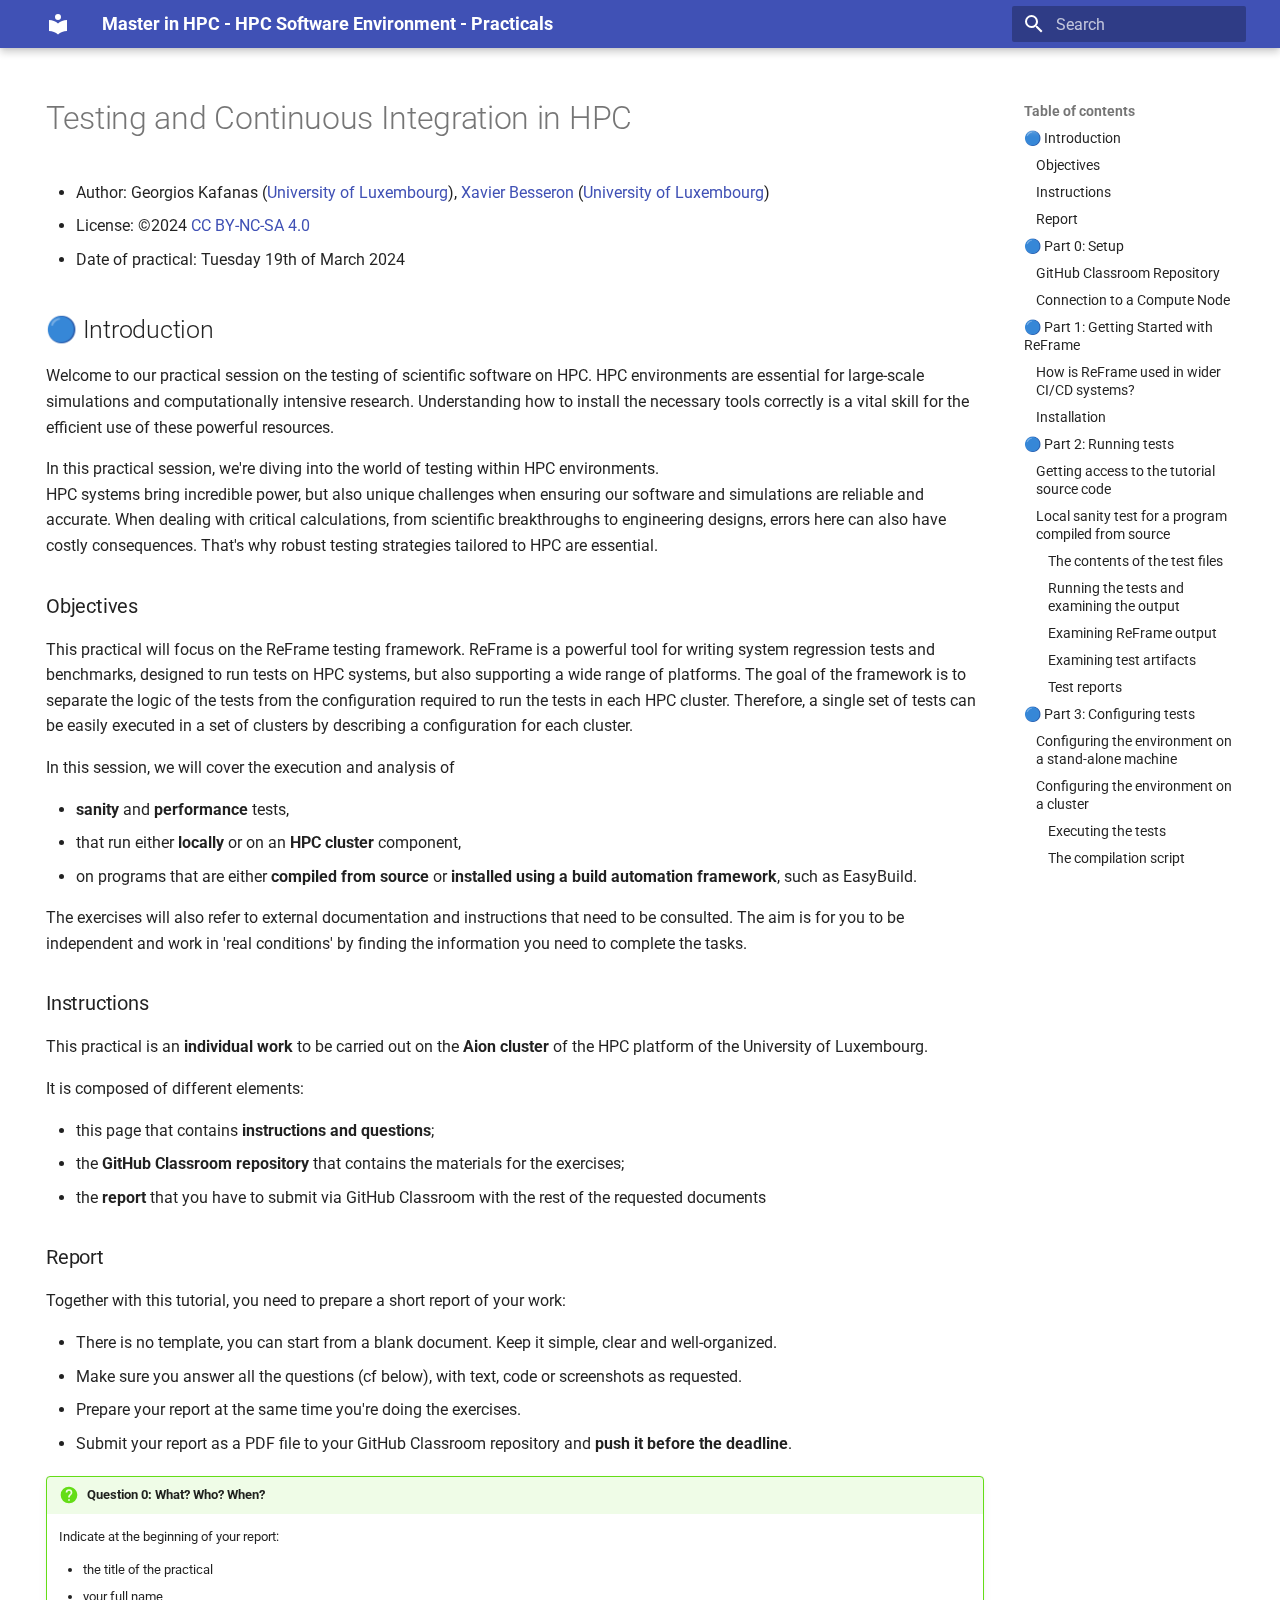
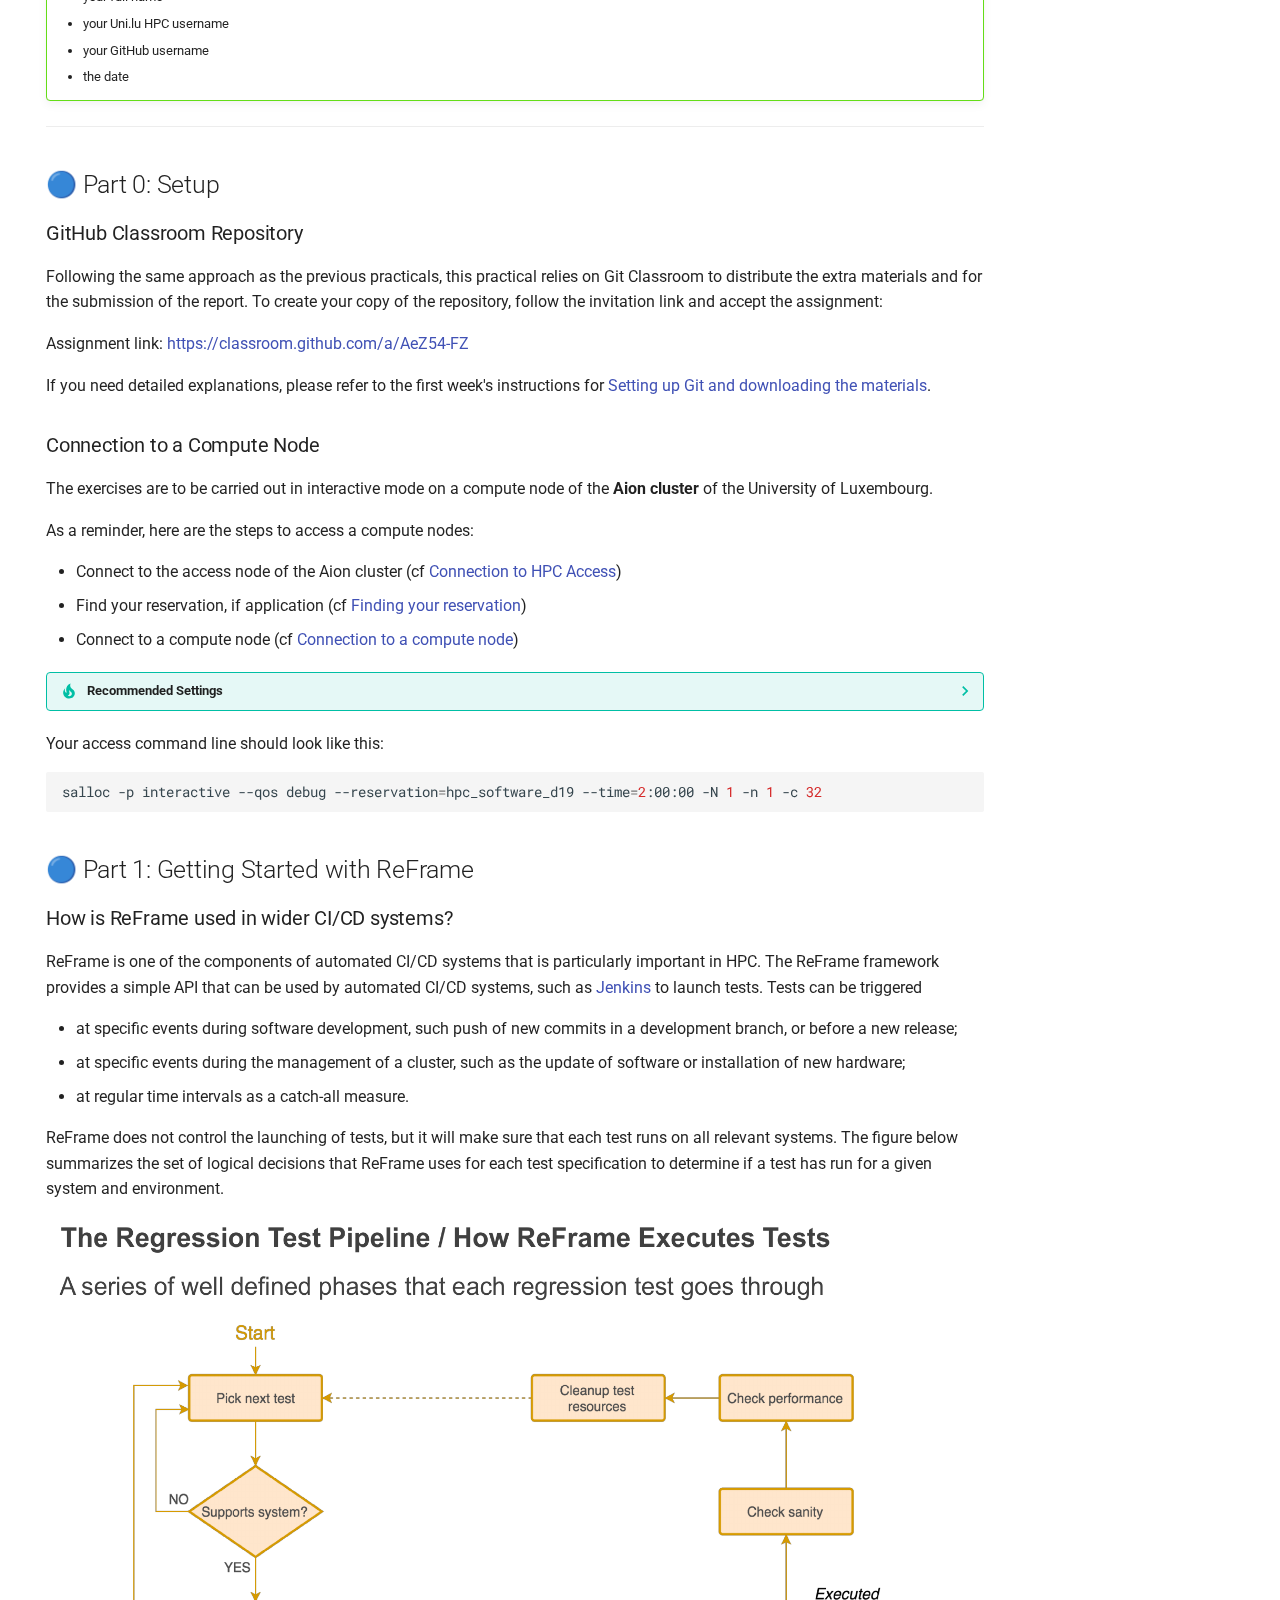
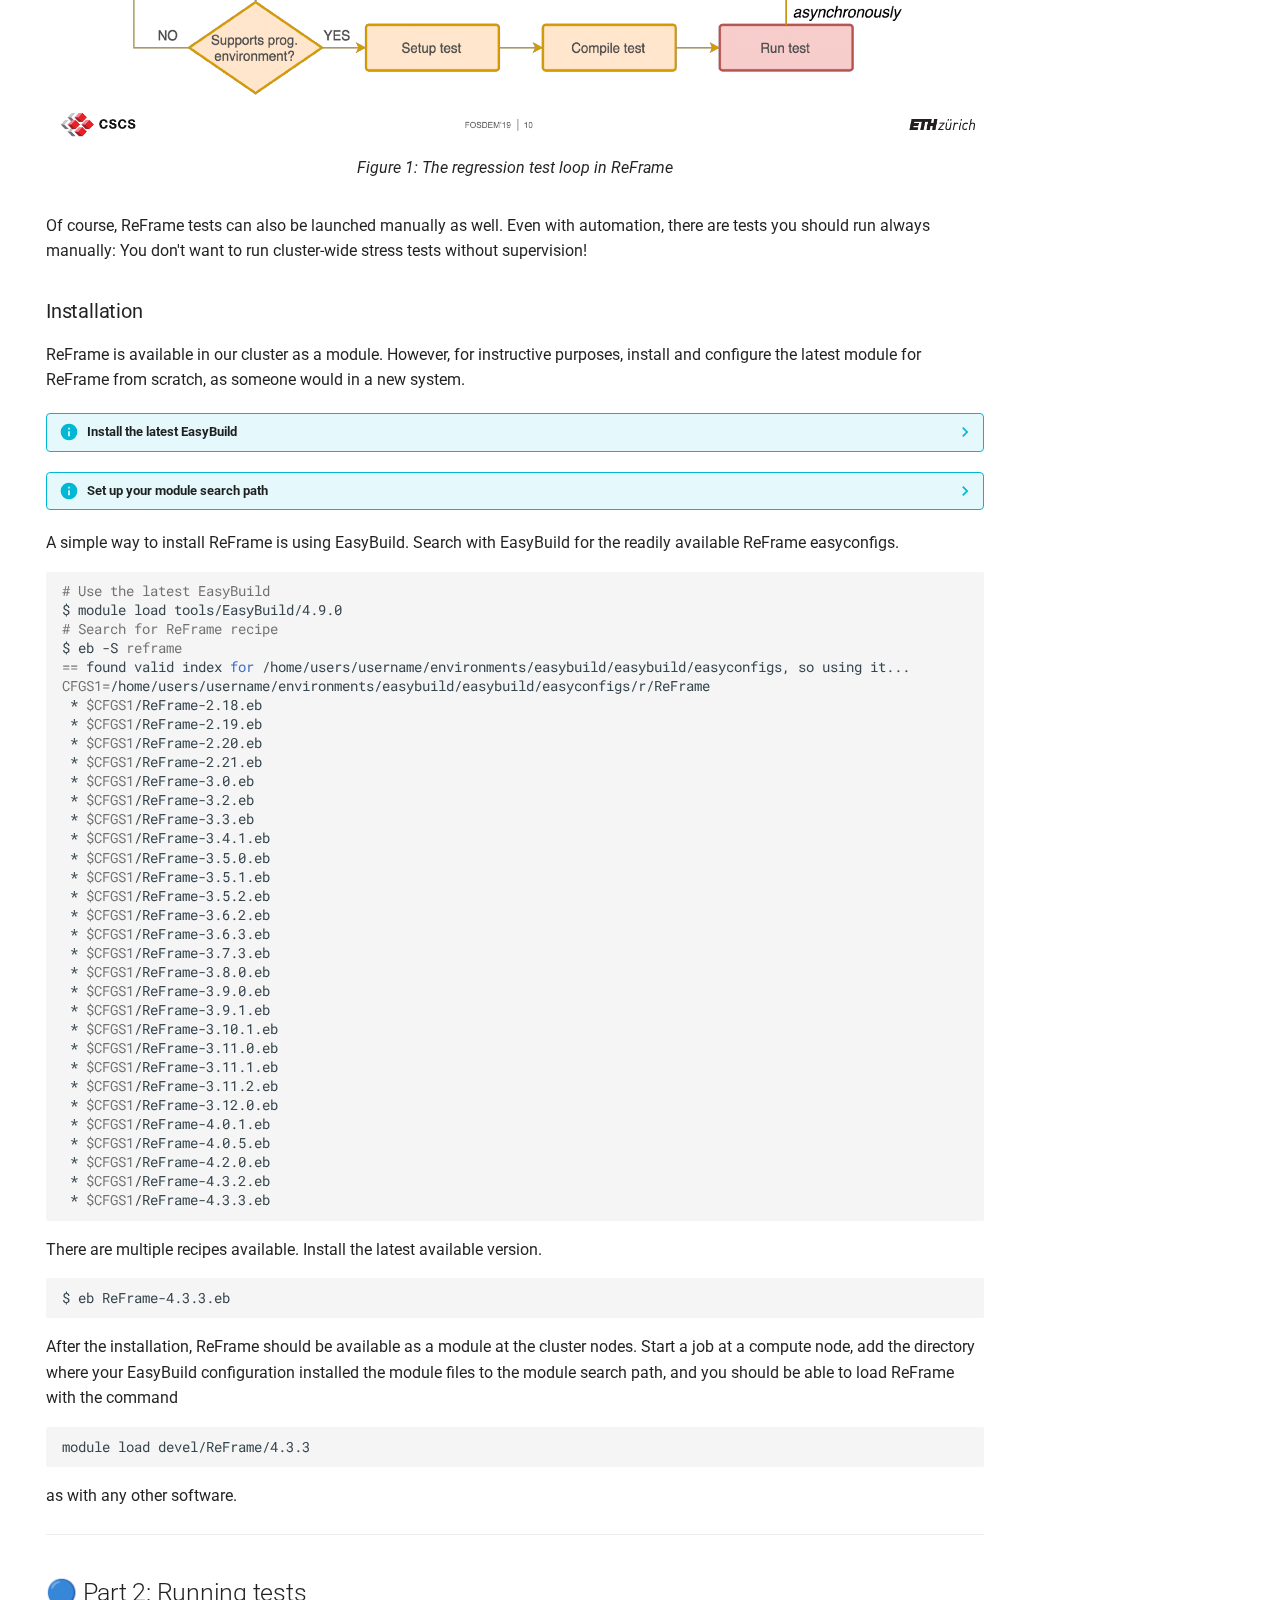
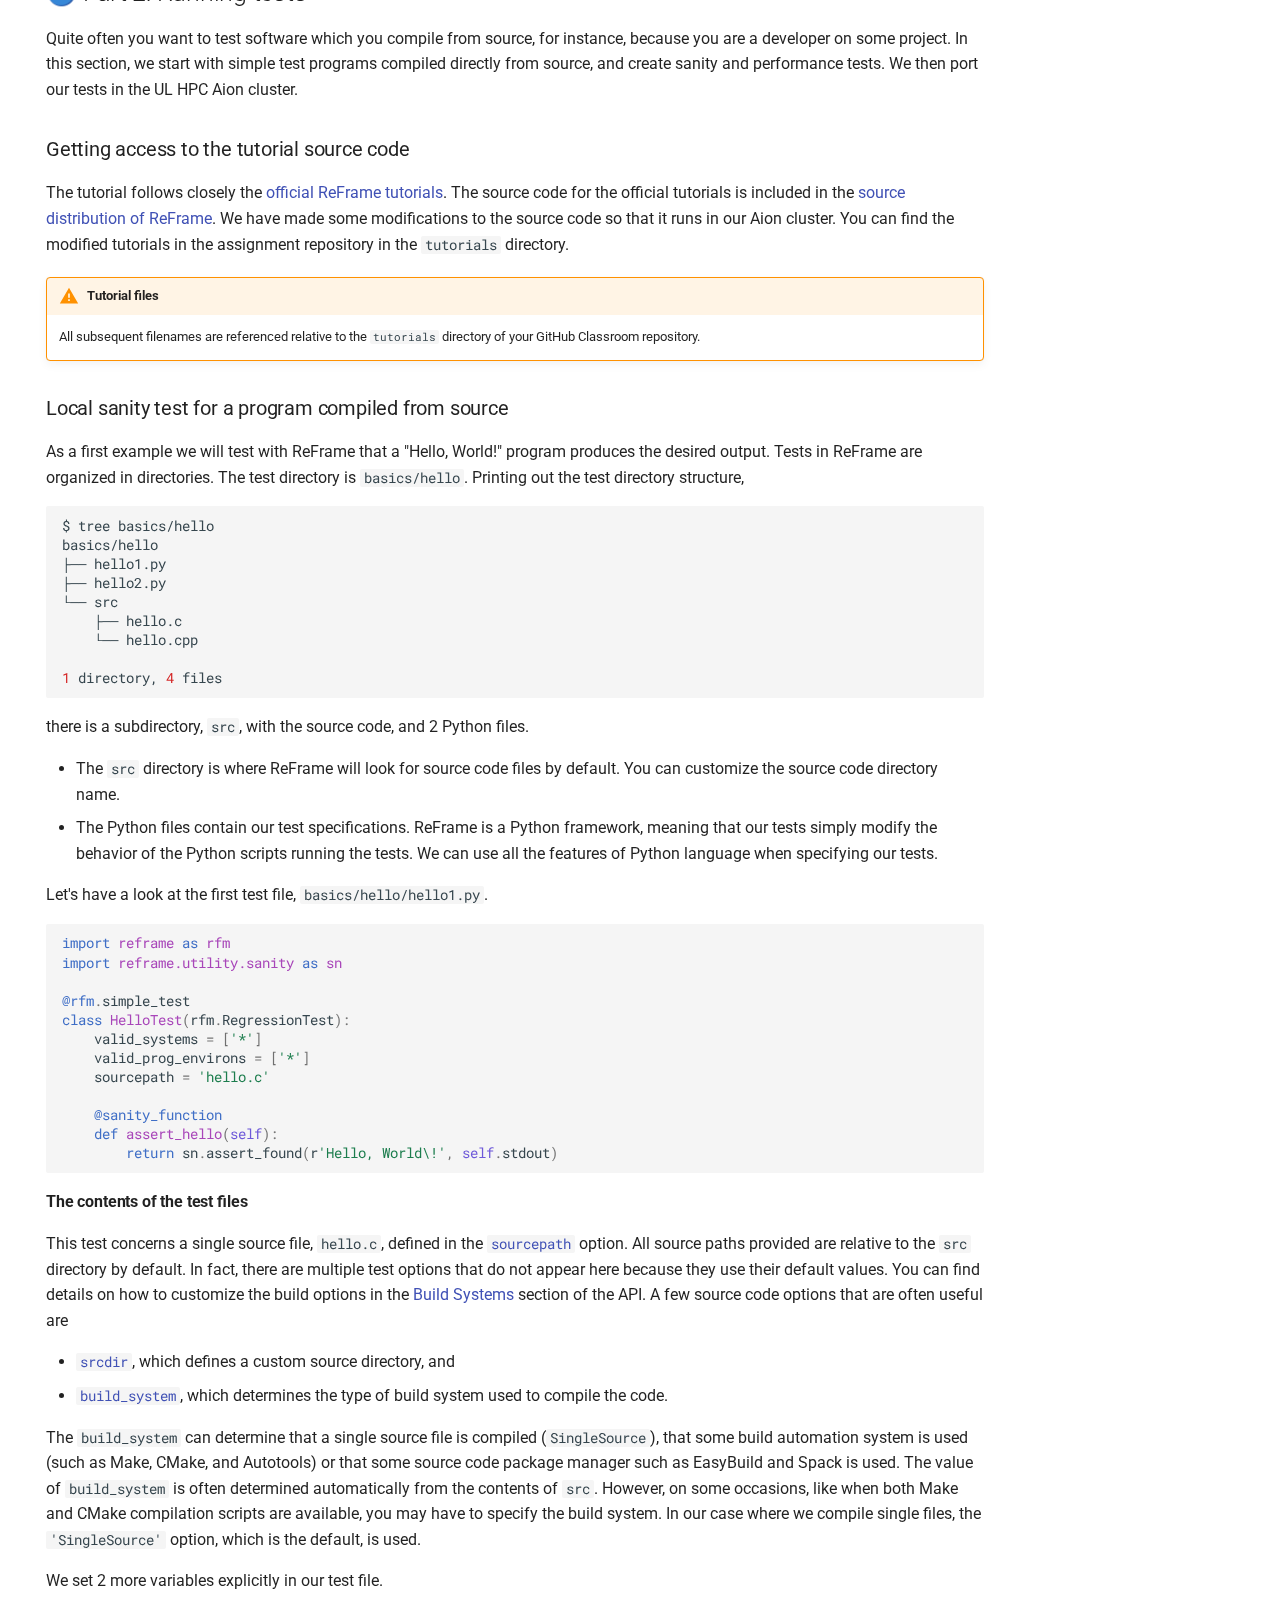
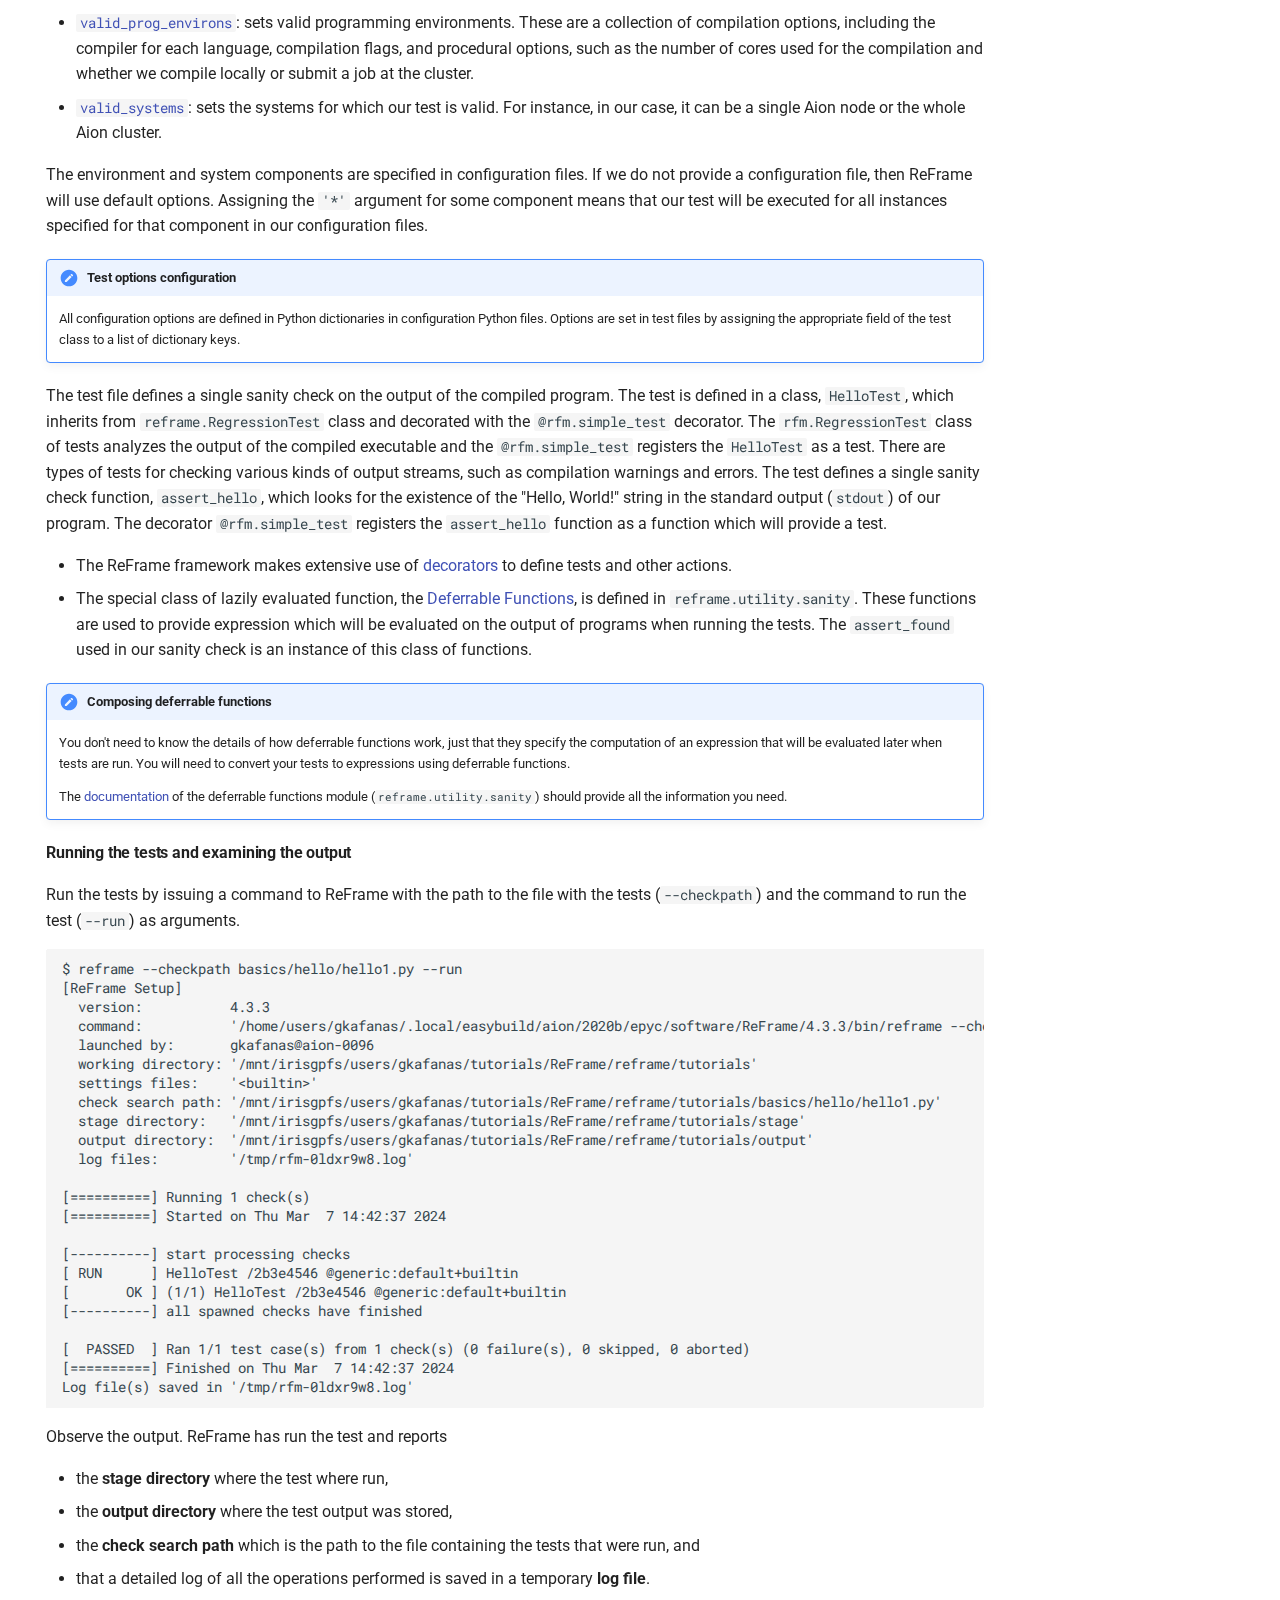
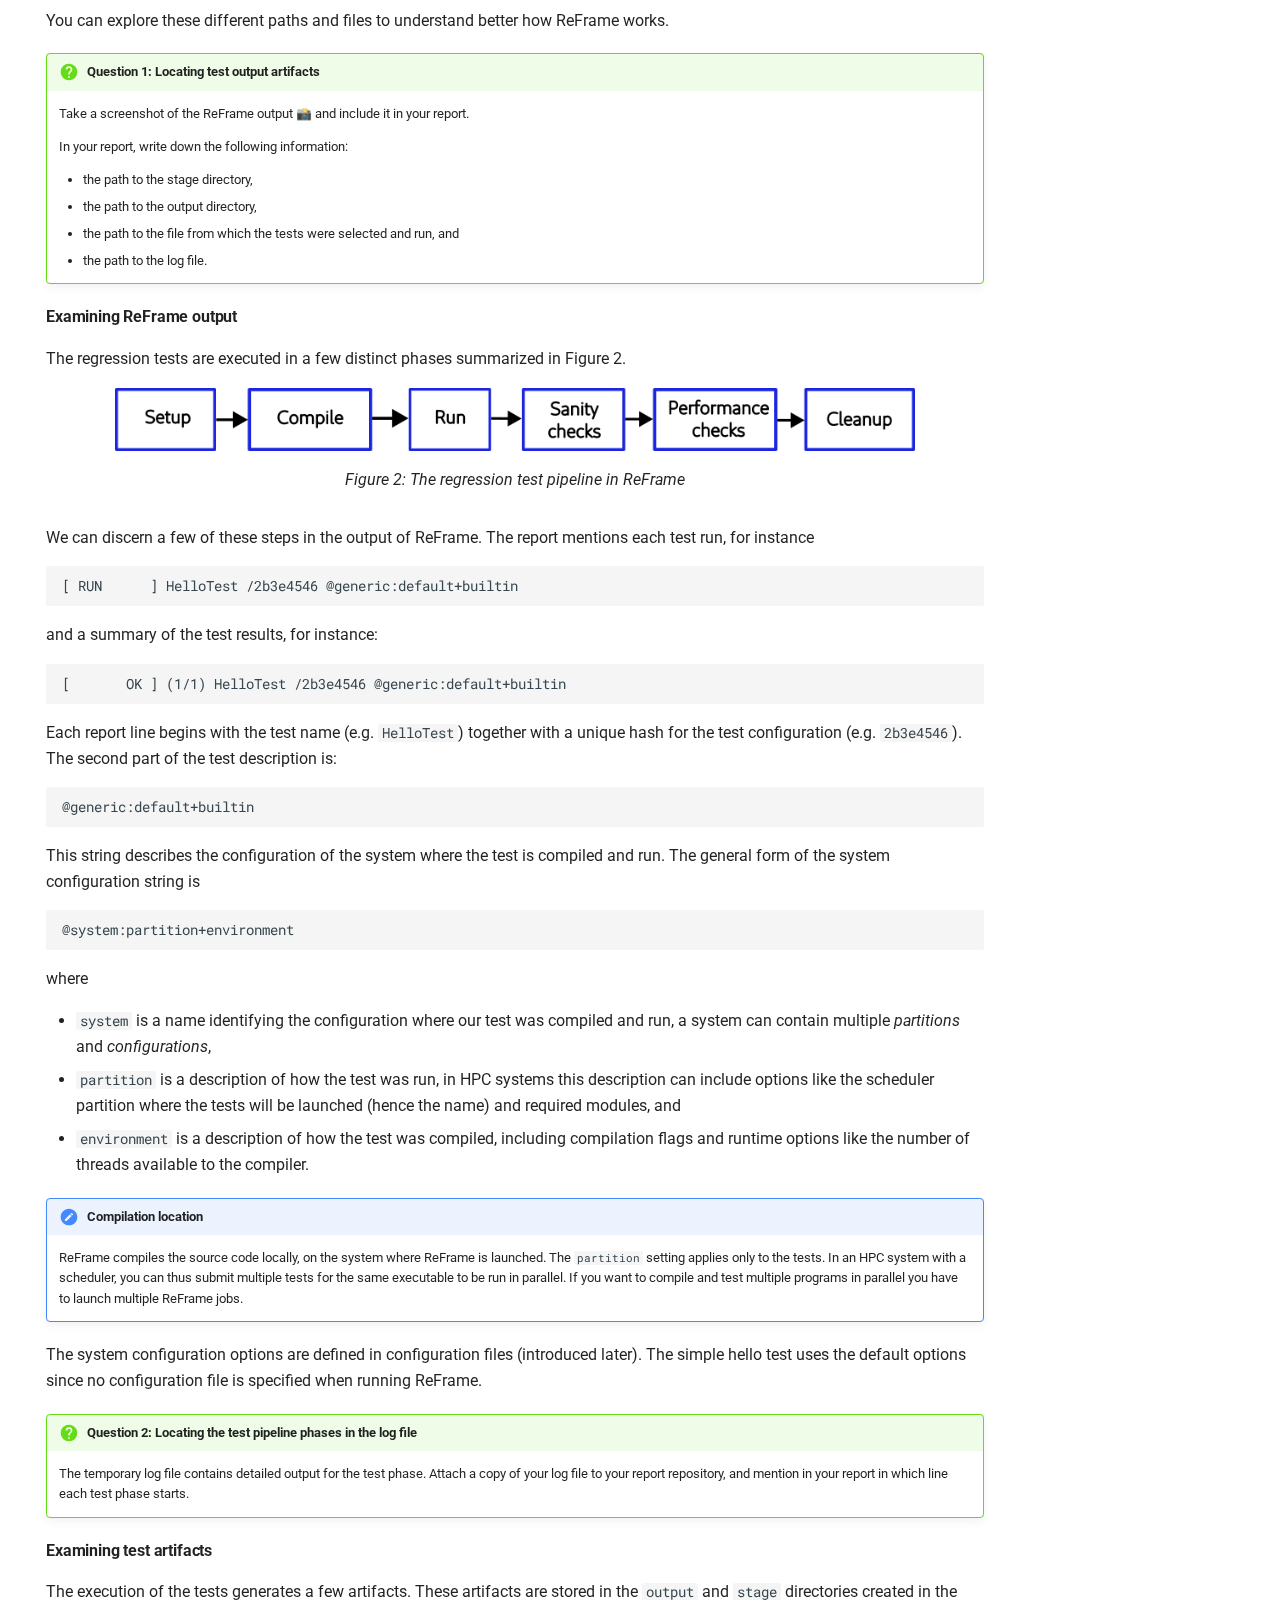
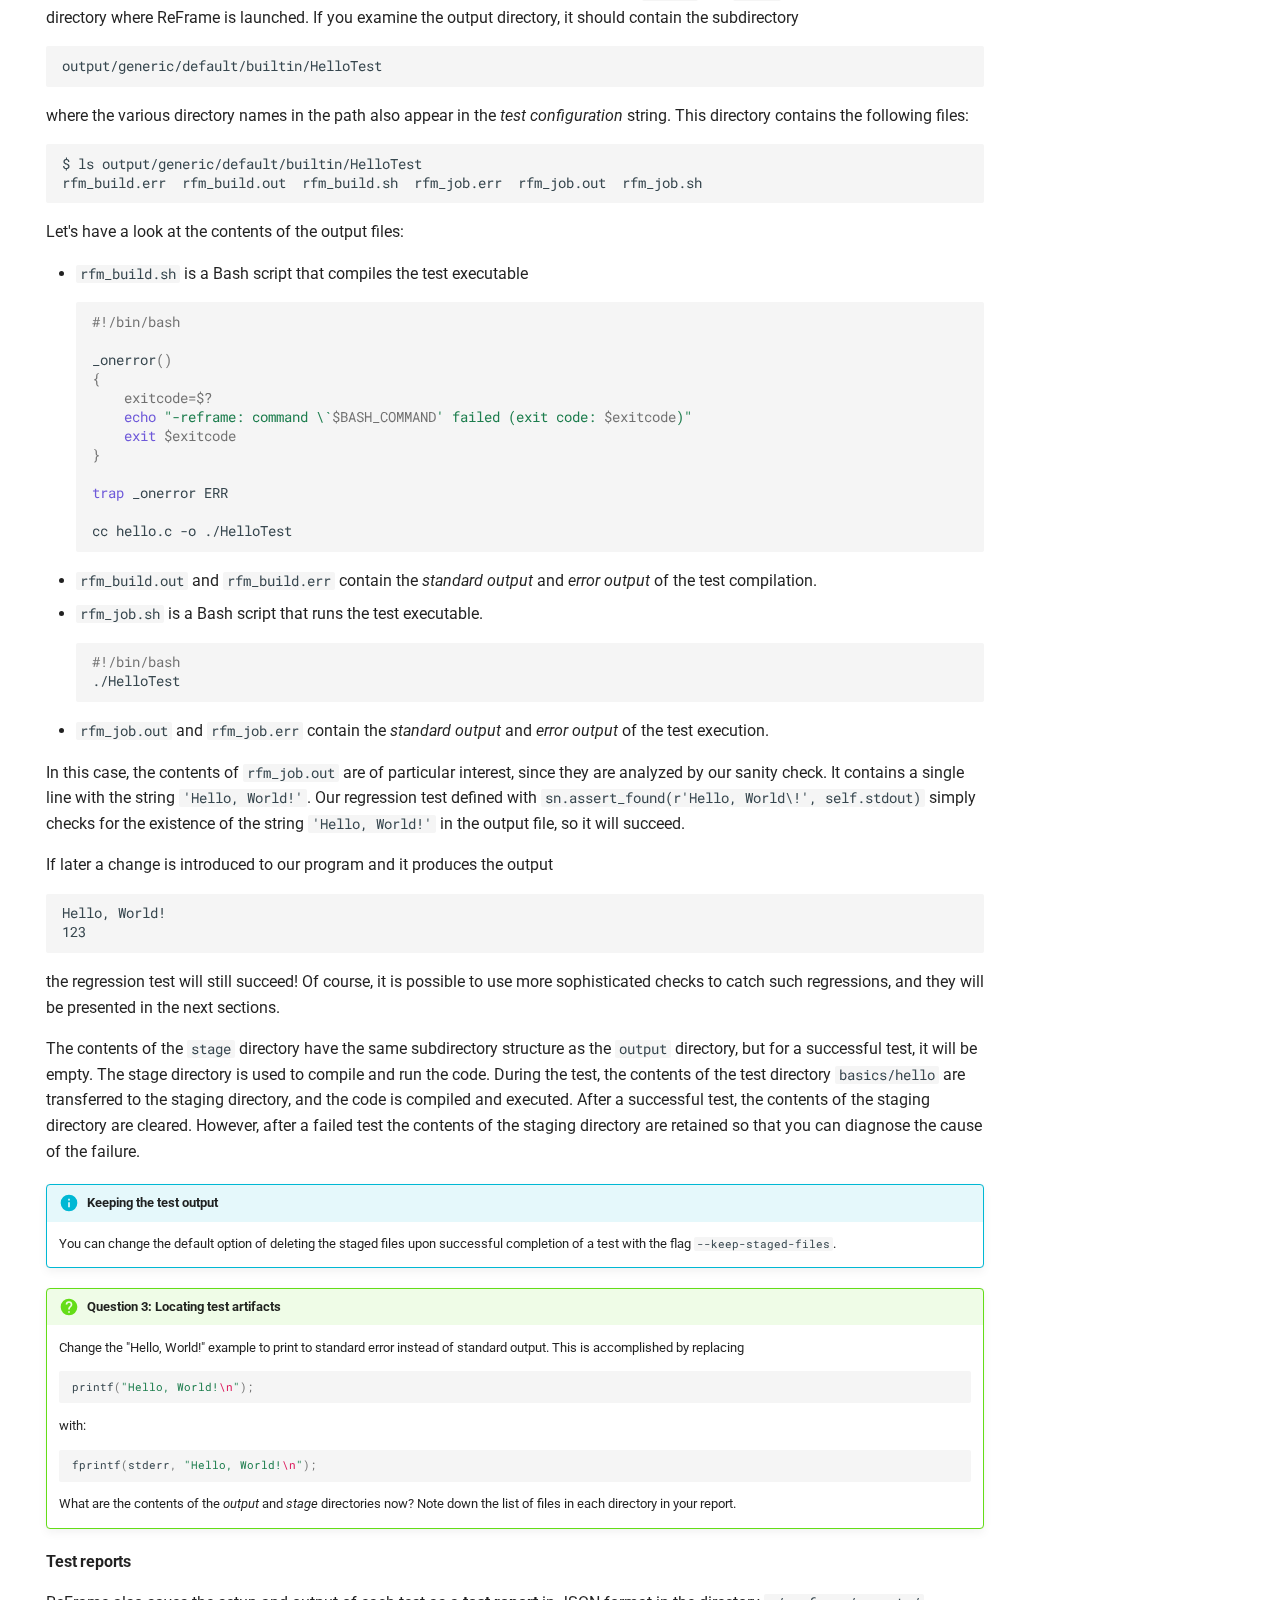
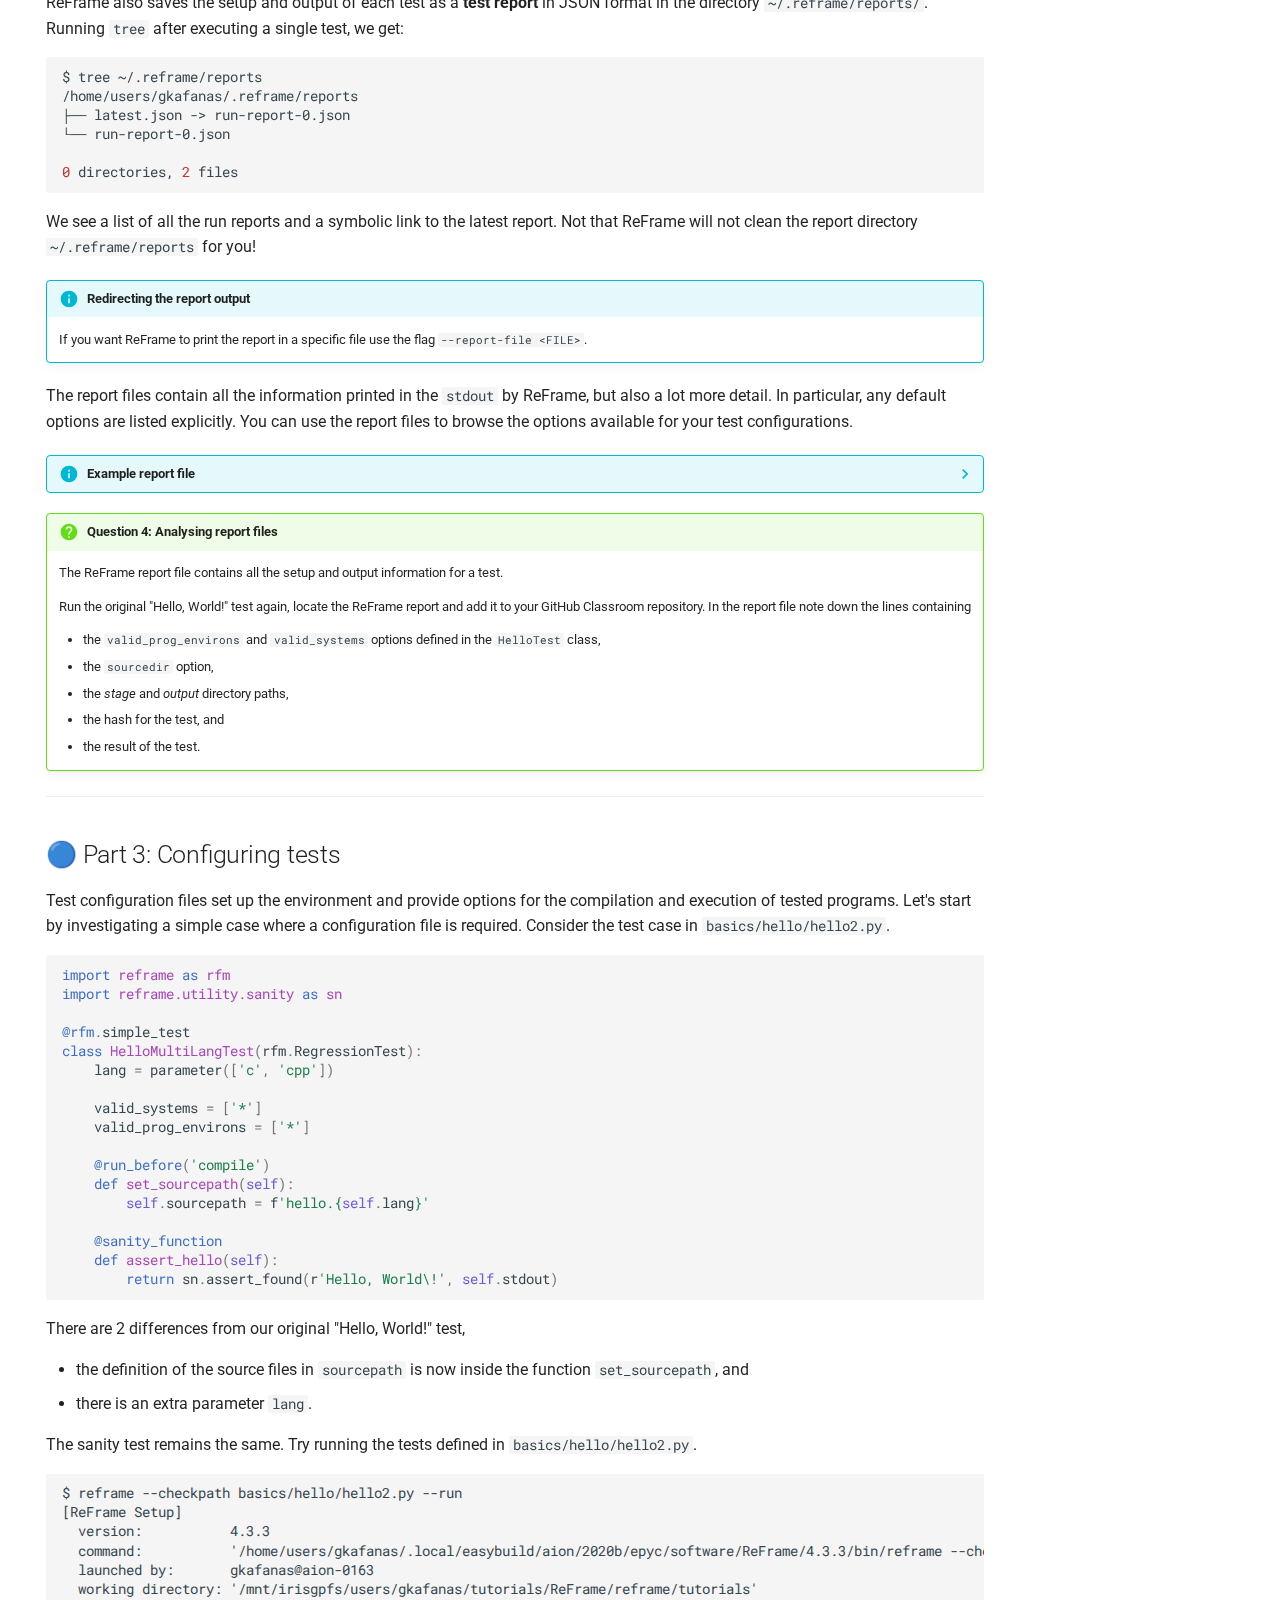
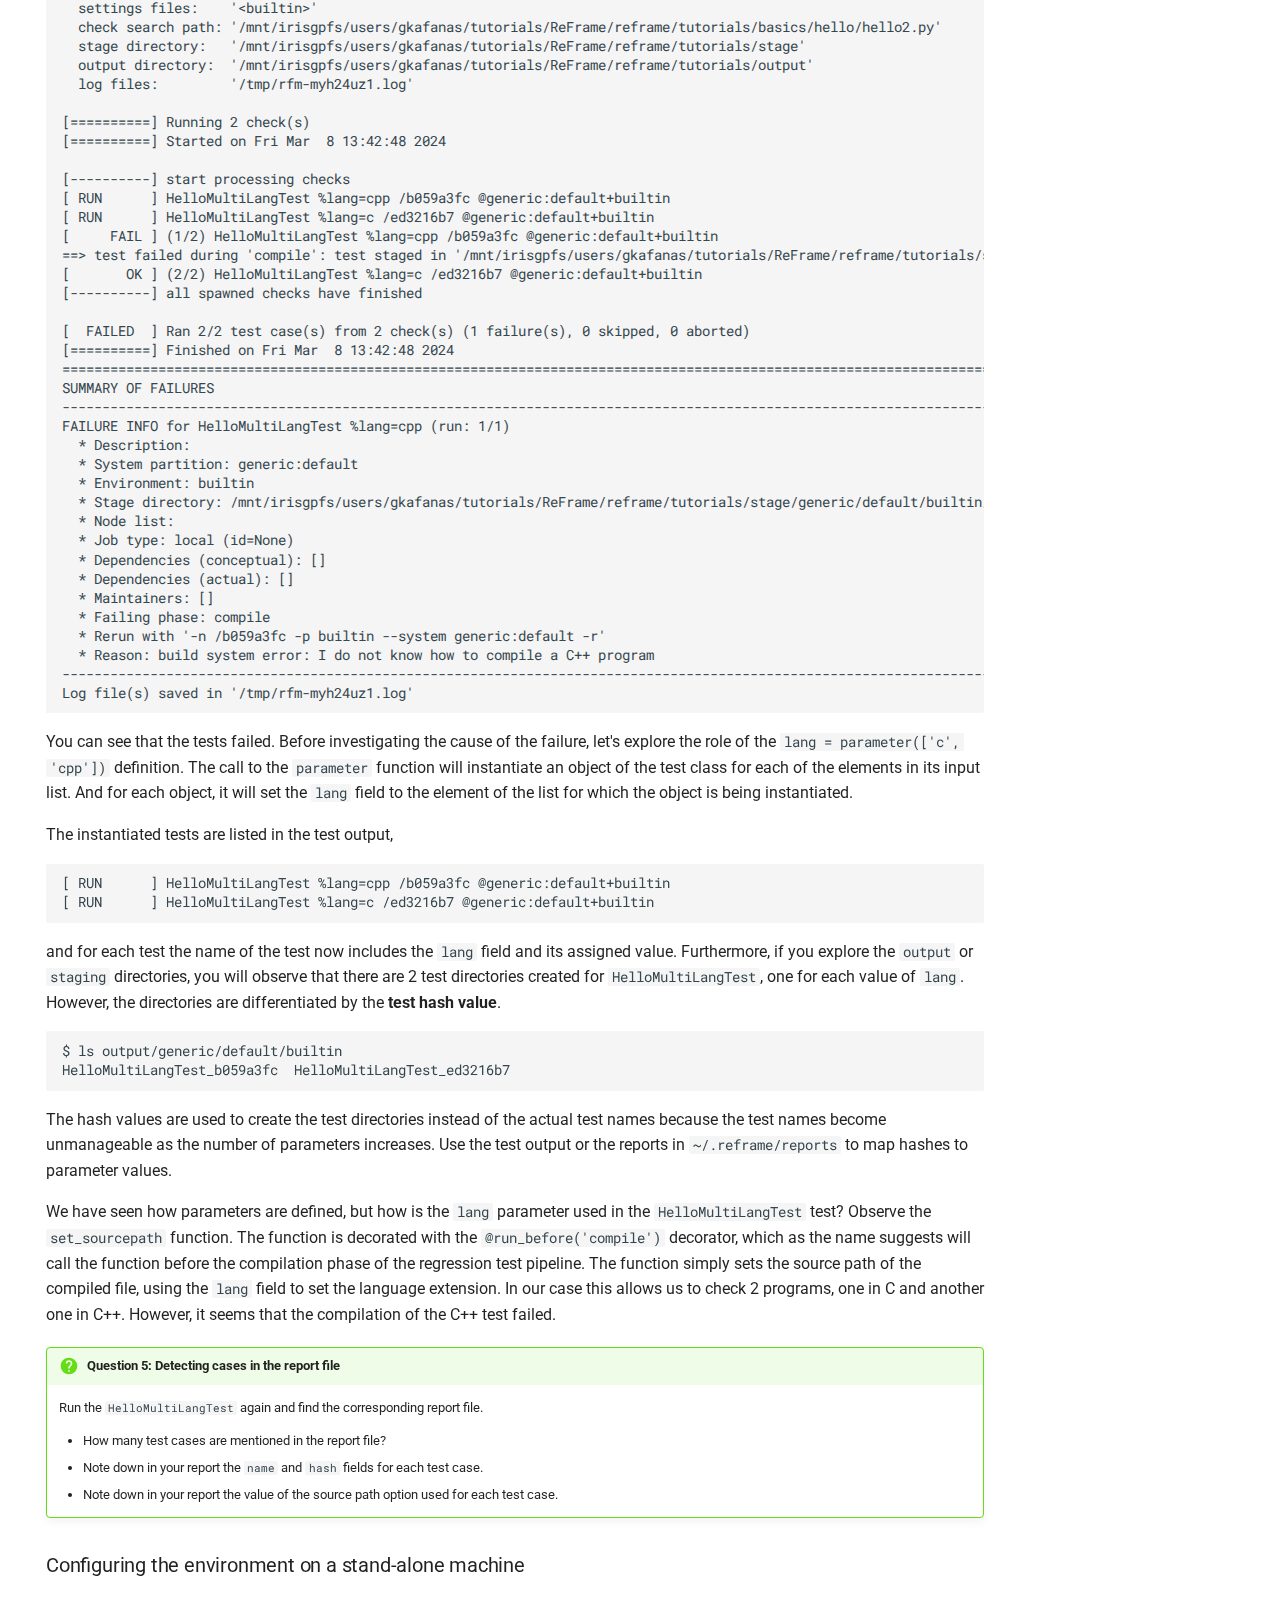
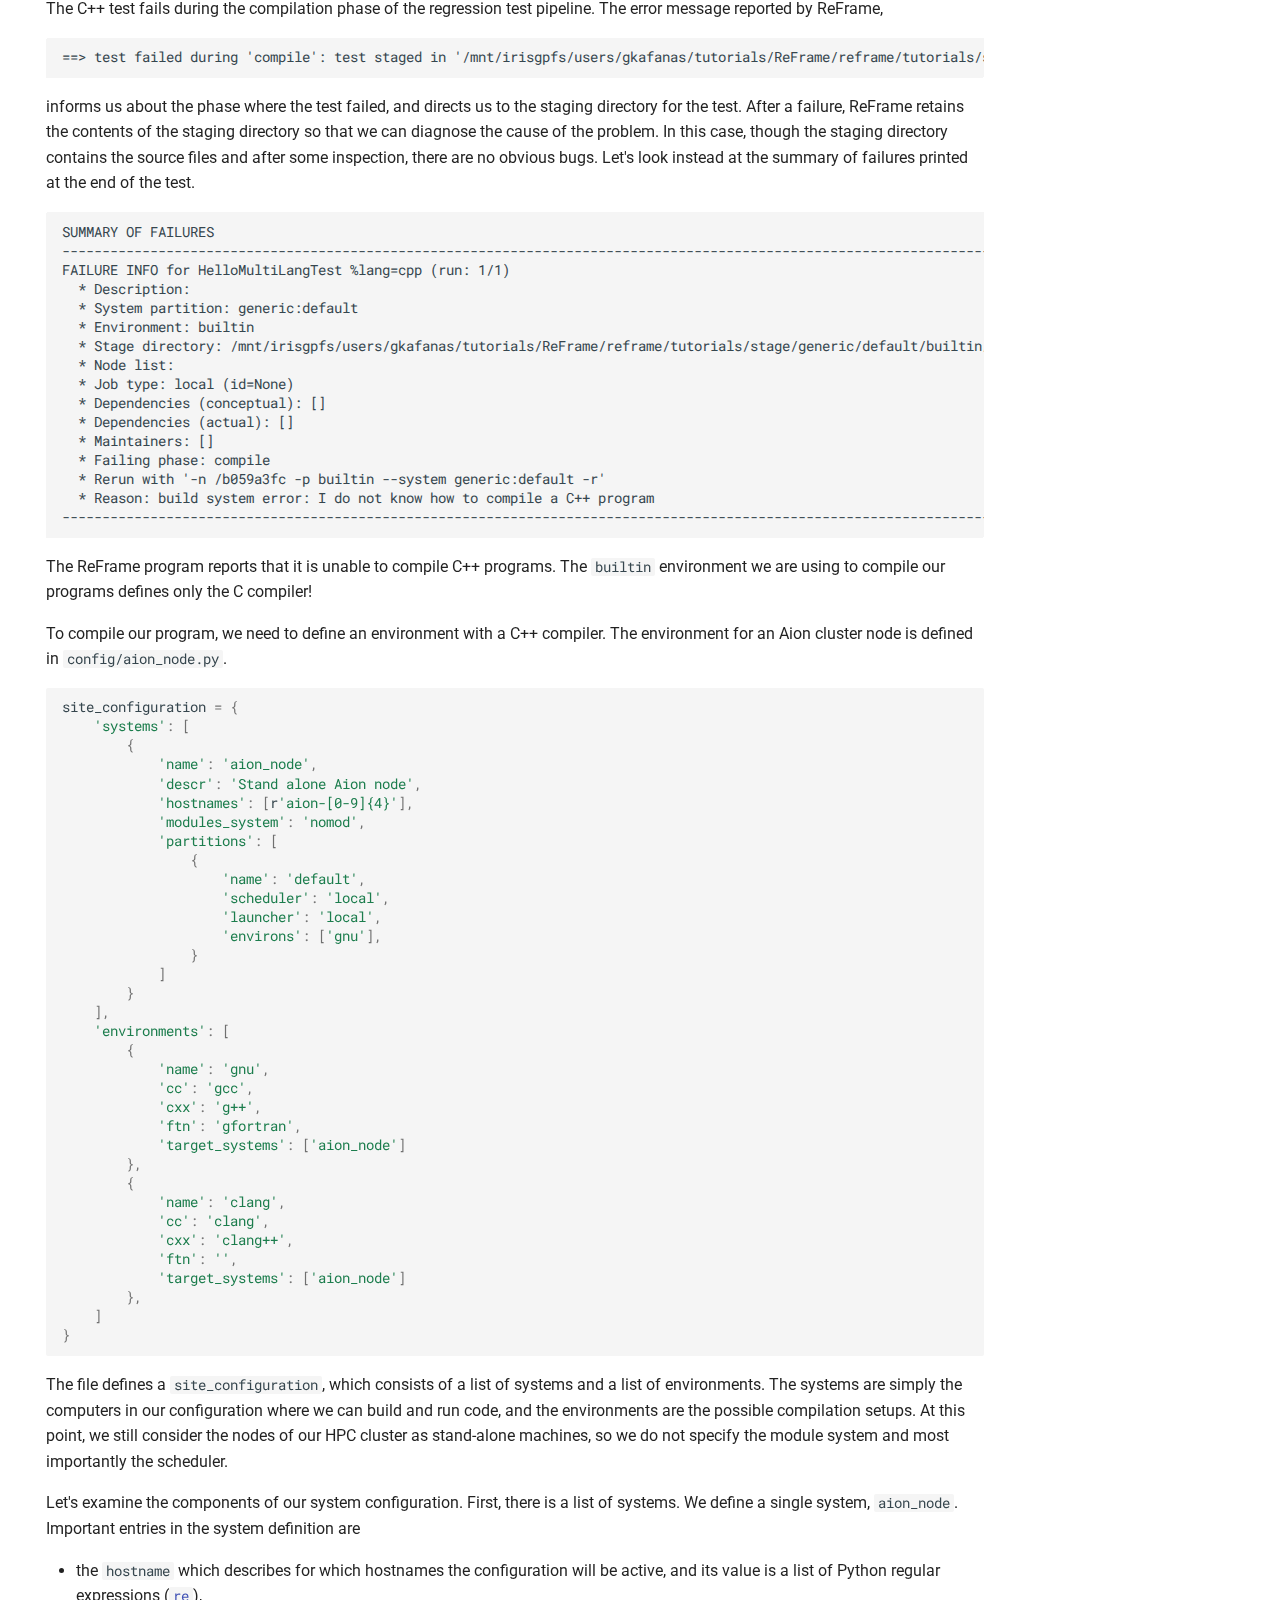
<file: testing/index.html>
<!doctype html>
<html lang="en" class="no-js">
  <head>
    
      <meta charset="utf-8">
      <meta name="viewport" content="width=device-width,initial-scale=1">
      
      
        <meta name="author" content="Xavier Besseron">
      
      
        <link rel="canonical" href="https://besserox.github.io/HPC_Software_Environment/testing/">
      
      
        <link rel="prev" href="../software_installation/">
      
      
      
      <link rel="icon" href="../assets/images/favicon.png">
      <meta name="generator" content="mkdocs-1.5.3, mkdocs-material-9.5.6">
    
    
      
        <title>Testing on HPC with ReFrame - Master in HPC - HPC Software Environment - Practicals</title>
      
    
    
      <link rel="stylesheet" href="../assets/stylesheets/main.50c56a3b.min.css">
      
      


    
    
      
    
    
      
        
        
        <link rel="preconnect" href="https://fonts.gstatic.com" crossorigin>
        <link rel="stylesheet" href="https://fonts.googleapis.com/css?family=Roboto:300,300i,400,400i,700,700i%7CRoboto+Mono:400,400i,700,700i&display=fallback">
        <style>:root{--md-text-font:"Roboto";--md-code-font:"Roboto Mono"}</style>
      
    
    
      <link rel="stylesheet" href="../stylesheets/extra.css">
    
    <script>__md_scope=new URL("..",location),__md_hash=e=>[...e].reduce((e,_)=>(e<<5)-e+_.charCodeAt(0),0),__md_get=(e,_=localStorage,t=__md_scope)=>JSON.parse(_.getItem(t.pathname+"."+e)),__md_set=(e,_,t=localStorage,a=__md_scope)=>{try{t.setItem(a.pathname+"."+e,JSON.stringify(_))}catch(e){}}</script>
    
      

    
    
    
  </head>
  
  
    <body dir="ltr">
  
    
    <input class="md-toggle" data-md-toggle="drawer" type="checkbox" id="__drawer" autocomplete="off">
    <input class="md-toggle" data-md-toggle="search" type="checkbox" id="__search" autocomplete="off">
    <label class="md-overlay" for="__drawer"></label>
    <div data-md-component="skip">
      
        
        <a href="#testing-and-continuous-integration-in-hpc" class="md-skip">
          Skip to content
        </a>
      
    </div>
    <div data-md-component="announce">
      
    </div>
    
    
      

  

<header class="md-header md-header--shadow" data-md-component="header">
  <nav class="md-header__inner md-grid" aria-label="Header">
    <a href=".." title="Master in HPC - HPC Software Environment - Practicals" class="md-header__button md-logo" aria-label="Master in HPC - HPC Software Environment - Practicals" data-md-component="logo">
      
  
  <svg xmlns="http://www.w3.org/2000/svg" viewBox="0 0 24 24"><path d="M12 8a3 3 0 0 0 3-3 3 3 0 0 0-3-3 3 3 0 0 0-3 3 3 3 0 0 0 3 3m0 3.54C9.64 9.35 6.5 8 3 8v11c3.5 0 6.64 1.35 9 3.54 2.36-2.19 5.5-3.54 9-3.54V8c-3.5 0-6.64 1.35-9 3.54Z"/></svg>

    </a>
    <label class="md-header__button md-icon" for="__drawer">
      
      <svg xmlns="http://www.w3.org/2000/svg" viewBox="0 0 24 24"><path d="M3 6h18v2H3V6m0 5h18v2H3v-2m0 5h18v2H3v-2Z"/></svg>
    </label>
    <div class="md-header__title" data-md-component="header-title">
      <div class="md-header__ellipsis">
        <div class="md-header__topic">
          <span class="md-ellipsis">
            Master in HPC - HPC Software Environment - Practicals
          </span>
        </div>
        <div class="md-header__topic" data-md-component="header-topic">
          <span class="md-ellipsis">
            
              Testing on HPC with ReFrame
            
          </span>
        </div>
      </div>
    </div>
    
    
      <script>var media,input,key,value,palette=__md_get("__palette");if(palette&&palette.color){"(prefers-color-scheme)"===palette.color.media&&(media=matchMedia("(prefers-color-scheme: light)"),input=document.querySelector(media.matches?"[data-md-color-media='(prefers-color-scheme: light)']":"[data-md-color-media='(prefers-color-scheme: dark)']"),palette.color.media=input.getAttribute("data-md-color-media"),palette.color.scheme=input.getAttribute("data-md-color-scheme"),palette.color.primary=input.getAttribute("data-md-color-primary"),palette.color.accent=input.getAttribute("data-md-color-accent"));for([key,value]of Object.entries(palette.color))document.body.setAttribute("data-md-color-"+key,value)}</script>
    
    
    
      <label class="md-header__button md-icon" for="__search">
        
        <svg xmlns="http://www.w3.org/2000/svg" viewBox="0 0 24 24"><path d="M9.5 3A6.5 6.5 0 0 1 16 9.5c0 1.61-.59 3.09-1.56 4.23l.27.27h.79l5 5-1.5 1.5-5-5v-.79l-.27-.27A6.516 6.516 0 0 1 9.5 16 6.5 6.5 0 0 1 3 9.5 6.5 6.5 0 0 1 9.5 3m0 2C7 5 5 7 5 9.5S7 14 9.5 14 14 12 14 9.5 12 5 9.5 5Z"/></svg>
      </label>
      <div class="md-search" data-md-component="search" role="dialog">
  <label class="md-search__overlay" for="__search"></label>
  <div class="md-search__inner" role="search">
    <form class="md-search__form" name="search">
      <input type="text" class="md-search__input" name="query" aria-label="Search" placeholder="Search" autocapitalize="off" autocorrect="off" autocomplete="off" spellcheck="false" data-md-component="search-query" required>
      <label class="md-search__icon md-icon" for="__search">
        
        <svg xmlns="http://www.w3.org/2000/svg" viewBox="0 0 24 24"><path d="M9.5 3A6.5 6.5 0 0 1 16 9.5c0 1.61-.59 3.09-1.56 4.23l.27.27h.79l5 5-1.5 1.5-5-5v-.79l-.27-.27A6.516 6.516 0 0 1 9.5 16 6.5 6.5 0 0 1 3 9.5 6.5 6.5 0 0 1 9.5 3m0 2C7 5 5 7 5 9.5S7 14 9.5 14 14 12 14 9.5 12 5 9.5 5Z"/></svg>
        
        <svg xmlns="http://www.w3.org/2000/svg" viewBox="0 0 24 24"><path d="M20 11v2H8l5.5 5.5-1.42 1.42L4.16 12l7.92-7.92L13.5 5.5 8 11h12Z"/></svg>
      </label>
      <nav class="md-search__options" aria-label="Search">
        
        <button type="reset" class="md-search__icon md-icon" title="Clear" aria-label="Clear" tabindex="-1">
          
          <svg xmlns="http://www.w3.org/2000/svg" viewBox="0 0 24 24"><path d="M19 6.41 17.59 5 12 10.59 6.41 5 5 6.41 10.59 12 5 17.59 6.41 19 12 13.41 17.59 19 19 17.59 13.41 12 19 6.41Z"/></svg>
        </button>
      </nav>
      
    </form>
    <div class="md-search__output">
      <div class="md-search__scrollwrap" data-md-scrollfix>
        <div class="md-search-result" data-md-component="search-result">
          <div class="md-search-result__meta">
            Initializing search
          </div>
          <ol class="md-search-result__list" role="presentation"></ol>
        </div>
      </div>
    </div>
  </div>
</div>
    
    
  </nav>
  
</header>
    
    <div class="md-container" data-md-component="container">
      
      
        
          
        
      
      <main class="md-main" data-md-component="main">
        <div class="md-main__inner md-grid">
          
            
              
                
              
              <div class="md-sidebar md-sidebar--primary" data-md-component="sidebar" data-md-type="navigation" hidden>
                <div class="md-sidebar__scrollwrap">
                  <div class="md-sidebar__inner">
                    



<nav class="md-nav md-nav--primary" aria-label="Navigation" data-md-level="0">
  <label class="md-nav__title" for="__drawer">
    <a href=".." title="Master in HPC - HPC Software Environment - Practicals" class="md-nav__button md-logo" aria-label="Master in HPC - HPC Software Environment - Practicals" data-md-component="logo">
      
  
  <svg xmlns="http://www.w3.org/2000/svg" viewBox="0 0 24 24"><path d="M12 8a3 3 0 0 0 3-3 3 3 0 0 0-3-3 3 3 0 0 0-3 3 3 3 0 0 0 3 3m0 3.54C9.64 9.35 6.5 8 3 8v11c3.5 0 6.64 1.35 9 3.54 2.36-2.19 5.5-3.54 9-3.54V8c-3.5 0-6.64 1.35-9 3.54Z"/></svg>

    </a>
    Master in HPC - HPC Software Environment - Practicals
  </label>
  
  <ul class="md-nav__list" data-md-scrollfix>
    
      
      
  
  
  
  
    <li class="md-nav__item">
      <a href=".." class="md-nav__link">
        
  
  <span class="md-ellipsis">
    Home
  </span>
  

      </a>
    </li>
  

    
      
      
  
  
  
  
    <li class="md-nav__item">
      <a href="../command_line_hpc/" class="md-nav__link">
        
  
  <span class="md-ellipsis">
    Command Line Environment on HPC
  </span>
  

      </a>
    </li>
  

    
      
      
  
  
  
  
    <li class="md-nav__item">
      <a href="../compilation/" class="md-nav__link">
        
  
  <span class="md-ellipsis">
    Compilation on HPC
  </span>
  

      </a>
    </li>
  

    
      
      
  
  
  
  
    <li class="md-nav__item">
      <a href="../debugging_profiling/" class="md-nav__link">
        
  
  <span class="md-ellipsis">
    Debugging & Profiling
  </span>
  

      </a>
    </li>
  

    
      
      
  
  
  
  
    <li class="md-nav__item">
      <a href="../software_installation/" class="md-nav__link">
        
  
  <span class="md-ellipsis">
    Installing Software on HPC
  </span>
  

      </a>
    </li>
  

    
      
      
  
  
    
  
  
  
    <li class="md-nav__item md-nav__item--active">
      
      <input class="md-nav__toggle md-toggle" type="checkbox" id="__toc">
      
      
        
      
      
        <label class="md-nav__link md-nav__link--active" for="__toc">
          
  
  <span class="md-ellipsis">
    Testing on HPC with ReFrame
  </span>
  

          <span class="md-nav__icon md-icon"></span>
        </label>
      
      <a href="./" class="md-nav__link md-nav__link--active">
        
  
  <span class="md-ellipsis">
    Testing on HPC with ReFrame
  </span>
  

      </a>
      
        

<nav class="md-nav md-nav--secondary" aria-label="Table of contents">
  
  
  
    
  
  
    <label class="md-nav__title" for="__toc">
      <span class="md-nav__icon md-icon"></span>
      Table of contents
    </label>
    <ul class="md-nav__list" data-md-component="toc" data-md-scrollfix>
      
        <li class="md-nav__item">
  <a href="#introduction" class="md-nav__link">
    <span class="md-ellipsis">
      🔵 Introduction
    </span>
  </a>
  
    <nav class="md-nav" aria-label="🔵 Introduction">
      <ul class="md-nav__list">
        
          <li class="md-nav__item">
  <a href="#objectives" class="md-nav__link">
    <span class="md-ellipsis">
      Objectives
    </span>
  </a>
  
</li>
        
          <li class="md-nav__item">
  <a href="#instructions" class="md-nav__link">
    <span class="md-ellipsis">
      Instructions
    </span>
  </a>
  
</li>
        
          <li class="md-nav__item">
  <a href="#report" class="md-nav__link">
    <span class="md-ellipsis">
      Report
    </span>
  </a>
  
</li>
        
      </ul>
    </nav>
  
</li>
      
        <li class="md-nav__item">
  <a href="#part-0-setup" class="md-nav__link">
    <span class="md-ellipsis">
      🔵 Part 0: Setup
    </span>
  </a>
  
    <nav class="md-nav" aria-label="🔵 Part 0: Setup">
      <ul class="md-nav__list">
        
          <li class="md-nav__item">
  <a href="#github-classroom-repository" class="md-nav__link">
    <span class="md-ellipsis">
      GitHub Classroom Repository
    </span>
  </a>
  
</li>
        
          <li class="md-nav__item">
  <a href="#connection-to-a-compute-node" class="md-nav__link">
    <span class="md-ellipsis">
      Connection to a Compute Node
    </span>
  </a>
  
</li>
        
      </ul>
    </nav>
  
</li>
      
        <li class="md-nav__item">
  <a href="#part-1-getting-started-with-reframe" class="md-nav__link">
    <span class="md-ellipsis">
      🔵 Part 1: Getting Started with ReFrame
    </span>
  </a>
  
    <nav class="md-nav" aria-label="🔵 Part 1: Getting Started with ReFrame">
      <ul class="md-nav__list">
        
          <li class="md-nav__item">
  <a href="#how-is-reframe-used-in-wider-cicd-systems" class="md-nav__link">
    <span class="md-ellipsis">
      How is ReFrame used in wider CI/CD systems?
    </span>
  </a>
  
</li>
        
          <li class="md-nav__item">
  <a href="#installation" class="md-nav__link">
    <span class="md-ellipsis">
      Installation
    </span>
  </a>
  
</li>
        
      </ul>
    </nav>
  
</li>
      
        <li class="md-nav__item">
  <a href="#part-2-running-tests" class="md-nav__link">
    <span class="md-ellipsis">
      🔵 Part 2: Running tests
    </span>
  </a>
  
    <nav class="md-nav" aria-label="🔵 Part 2: Running tests">
      <ul class="md-nav__list">
        
          <li class="md-nav__item">
  <a href="#getting-access-to-the-tutorial-source-code" class="md-nav__link">
    <span class="md-ellipsis">
      Getting access to the tutorial source code
    </span>
  </a>
  
</li>
        
          <li class="md-nav__item">
  <a href="#local-sanity-test-for-a-program-compiled-from-source" class="md-nav__link">
    <span class="md-ellipsis">
      Local sanity test for a program compiled from source
    </span>
  </a>
  
    <nav class="md-nav" aria-label="Local sanity test for a program compiled from source">
      <ul class="md-nav__list">
        
          <li class="md-nav__item">
  <a href="#the-contents-of-the-test-files" class="md-nav__link">
    <span class="md-ellipsis">
      The contents of the test files
    </span>
  </a>
  
</li>
        
          <li class="md-nav__item">
  <a href="#running-the-tests-and-examining-the-output" class="md-nav__link">
    <span class="md-ellipsis">
      Running the tests and examining the output
    </span>
  </a>
  
</li>
        
          <li class="md-nav__item">
  <a href="#examining-reframe-output" class="md-nav__link">
    <span class="md-ellipsis">
      Examining ReFrame output
    </span>
  </a>
  
</li>
        
          <li class="md-nav__item">
  <a href="#examining-test-artifacts" class="md-nav__link">
    <span class="md-ellipsis">
      Examining test artifacts
    </span>
  </a>
  
</li>
        
          <li class="md-nav__item">
  <a href="#test-reports" class="md-nav__link">
    <span class="md-ellipsis">
      Test reports
    </span>
  </a>
  
</li>
        
      </ul>
    </nav>
  
</li>
        
      </ul>
    </nav>
  
</li>
      
        <li class="md-nav__item">
  <a href="#part-3-configuring-tests" class="md-nav__link">
    <span class="md-ellipsis">
      🔵 Part 3: Configuring tests
    </span>
  </a>
  
    <nav class="md-nav" aria-label="🔵 Part 3: Configuring tests">
      <ul class="md-nav__list">
        
          <li class="md-nav__item">
  <a href="#configuring-the-environment-on-a-stand-alone-machine" class="md-nav__link">
    <span class="md-ellipsis">
      Configuring the environment on a stand-alone machine
    </span>
  </a>
  
</li>
        
          <li class="md-nav__item">
  <a href="#configuring-the-environment-on-a-cluster" class="md-nav__link">
    <span class="md-ellipsis">
      Configuring the environment on a cluster
    </span>
  </a>
  
    <nav class="md-nav" aria-label="Configuring the environment on a cluster">
      <ul class="md-nav__list">
        
          <li class="md-nav__item">
  <a href="#executing-the-tests" class="md-nav__link">
    <span class="md-ellipsis">
      Executing the tests
    </span>
  </a>
  
</li>
        
          <li class="md-nav__item">
  <a href="#the-compilation-script" class="md-nav__link">
    <span class="md-ellipsis">
      The compilation script
    </span>
  </a>
  
</li>
        
          <li class="md-nav__item">
  <a href="#the-execution-script" class="md-nav__link">
    <span class="md-ellipsis">
      The execution script
    </span>
  </a>
  
</li>
        
      </ul>
    </nav>
  
</li>
        
      </ul>
    </nav>
  
</li>
      
        <li class="md-nav__item">
  <a href="#part-4-advanced-sanity-checks" class="md-nav__link">
    <span class="md-ellipsis">
      🔵 Part 4: Advanced sanity checks
    </span>
  </a>
  
</li>
      
        <li class="md-nav__item">
  <a href="#part-5-performance-testing" class="md-nav__link">
    <span class="md-ellipsis">
      🔵 Part 5: Performance testing
    </span>
  </a>
  
    <nav class="md-nav" aria-label="🔵 Part 5: Performance testing">
      <ul class="md-nav__list">
        
          <li class="md-nav__item">
  <a href="#executing-performance-tests" class="md-nav__link">
    <span class="md-ellipsis">
      Executing performance tests
    </span>
  </a>
  
</li>
        
          <li class="md-nav__item">
  <a href="#adding-performance-reference-values" class="md-nav__link">
    <span class="md-ellipsis">
      Adding performance reference values
    </span>
  </a>
  
</li>
        
      </ul>
    </nav>
  
</li>
      
        <li class="md-nav__item">
  <a href="#part-6-integration-with-build-systems" class="md-nav__link">
    <span class="md-ellipsis">
      🔵 Part 6: Integration with build systems
    </span>
  </a>
  
    <nav class="md-nav" aria-label="🔵 Part 6: Integration with build systems">
      <ul class="md-nav__list">
        
          <li class="md-nav__item">
  <a href="#compiling-the-source-code-with-makefile-scripts" class="md-nav__link">
    <span class="md-ellipsis">
      Compiling the source code with Makefile scripts
    </span>
  </a>
  
</li>
        
          <li class="md-nav__item">
  <a href="#compiling-with-source-code-package-manager-systems" class="md-nav__link">
    <span class="md-ellipsis">
      Compiling with source code package manager systems
    </span>
  </a>
  
</li>
        
      </ul>
    </nav>
  
</li>
      
        <li class="md-nav__item">
  <a href="#report-submission" class="md-nav__link">
    <span class="md-ellipsis">
      🔵 Report submission
    </span>
  </a>
  
</li>
      
        <li class="md-nav__item">
  <a href="#additional-resources" class="md-nav__link">
    <span class="md-ellipsis">
      🔵 Additional Resources
    </span>
  </a>
  
    <nav class="md-nav" aria-label="🔵 Additional Resources">
      <ul class="md-nav__list">
        
          <li class="md-nav__item">
  <a href="#about-reframe" class="md-nav__link">
    <span class="md-ellipsis">
      About ReFrame
    </span>
  </a>
  
</li>
        
          <li class="md-nav__item">
  <a href="#about-python-regular-expressions" class="md-nav__link">
    <span class="md-ellipsis">
      About Python Regular Expressions
    </span>
  </a>
  
</li>
        
      </ul>
    </nav>
  
</li>
      
    </ul>
  
</nav>
      
    </li>
  

    
  </ul>
</nav>
                  </div>
                </div>
              </div>
            
            
              
                
              
              <div class="md-sidebar md-sidebar--secondary" data-md-component="sidebar" data-md-type="toc" >
                <div class="md-sidebar__scrollwrap">
                  <div class="md-sidebar__inner">
                    

<nav class="md-nav md-nav--secondary" aria-label="Table of contents">
  
  
  
    
  
  
    <label class="md-nav__title" for="__toc">
      <span class="md-nav__icon md-icon"></span>
      Table of contents
    </label>
    <ul class="md-nav__list" data-md-component="toc" data-md-scrollfix>
      
        <li class="md-nav__item">
  <a href="#introduction" class="md-nav__link">
    <span class="md-ellipsis">
      🔵 Introduction
    </span>
  </a>
  
    <nav class="md-nav" aria-label="🔵 Introduction">
      <ul class="md-nav__list">
        
          <li class="md-nav__item">
  <a href="#objectives" class="md-nav__link">
    <span class="md-ellipsis">
      Objectives
    </span>
  </a>
  
</li>
        
          <li class="md-nav__item">
  <a href="#instructions" class="md-nav__link">
    <span class="md-ellipsis">
      Instructions
    </span>
  </a>
  
</li>
        
          <li class="md-nav__item">
  <a href="#report" class="md-nav__link">
    <span class="md-ellipsis">
      Report
    </span>
  </a>
  
</li>
        
      </ul>
    </nav>
  
</li>
      
        <li class="md-nav__item">
  <a href="#part-0-setup" class="md-nav__link">
    <span class="md-ellipsis">
      🔵 Part 0: Setup
    </span>
  </a>
  
    <nav class="md-nav" aria-label="🔵 Part 0: Setup">
      <ul class="md-nav__list">
        
          <li class="md-nav__item">
  <a href="#github-classroom-repository" class="md-nav__link">
    <span class="md-ellipsis">
      GitHub Classroom Repository
    </span>
  </a>
  
</li>
        
          <li class="md-nav__item">
  <a href="#connection-to-a-compute-node" class="md-nav__link">
    <span class="md-ellipsis">
      Connection to a Compute Node
    </span>
  </a>
  
</li>
        
      </ul>
    </nav>
  
</li>
      
        <li class="md-nav__item">
  <a href="#part-1-getting-started-with-reframe" class="md-nav__link">
    <span class="md-ellipsis">
      🔵 Part 1: Getting Started with ReFrame
    </span>
  </a>
  
    <nav class="md-nav" aria-label="🔵 Part 1: Getting Started with ReFrame">
      <ul class="md-nav__list">
        
          <li class="md-nav__item">
  <a href="#how-is-reframe-used-in-wider-cicd-systems" class="md-nav__link">
    <span class="md-ellipsis">
      How is ReFrame used in wider CI/CD systems?
    </span>
  </a>
  
</li>
        
          <li class="md-nav__item">
  <a href="#installation" class="md-nav__link">
    <span class="md-ellipsis">
      Installation
    </span>
  </a>
  
</li>
        
      </ul>
    </nav>
  
</li>
      
        <li class="md-nav__item">
  <a href="#part-2-running-tests" class="md-nav__link">
    <span class="md-ellipsis">
      🔵 Part 2: Running tests
    </span>
  </a>
  
    <nav class="md-nav" aria-label="🔵 Part 2: Running tests">
      <ul class="md-nav__list">
        
          <li class="md-nav__item">
  <a href="#getting-access-to-the-tutorial-source-code" class="md-nav__link">
    <span class="md-ellipsis">
      Getting access to the tutorial source code
    </span>
  </a>
  
</li>
        
          <li class="md-nav__item">
  <a href="#local-sanity-test-for-a-program-compiled-from-source" class="md-nav__link">
    <span class="md-ellipsis">
      Local sanity test for a program compiled from source
    </span>
  </a>
  
    <nav class="md-nav" aria-label="Local sanity test for a program compiled from source">
      <ul class="md-nav__list">
        
          <li class="md-nav__item">
  <a href="#the-contents-of-the-test-files" class="md-nav__link">
    <span class="md-ellipsis">
      The contents of the test files
    </span>
  </a>
  
</li>
        
          <li class="md-nav__item">
  <a href="#running-the-tests-and-examining-the-output" class="md-nav__link">
    <span class="md-ellipsis">
      Running the tests and examining the output
    </span>
  </a>
  
</li>
        
          <li class="md-nav__item">
  <a href="#examining-reframe-output" class="md-nav__link">
    <span class="md-ellipsis">
      Examining ReFrame output
    </span>
  </a>
  
</li>
        
          <li class="md-nav__item">
  <a href="#examining-test-artifacts" class="md-nav__link">
    <span class="md-ellipsis">
      Examining test artifacts
    </span>
  </a>
  
</li>
        
          <li class="md-nav__item">
  <a href="#test-reports" class="md-nav__link">
    <span class="md-ellipsis">
      Test reports
    </span>
  </a>
  
</li>
        
      </ul>
    </nav>
  
</li>
        
      </ul>
    </nav>
  
</li>
      
        <li class="md-nav__item">
  <a href="#part-3-configuring-tests" class="md-nav__link">
    <span class="md-ellipsis">
      🔵 Part 3: Configuring tests
    </span>
  </a>
  
    <nav class="md-nav" aria-label="🔵 Part 3: Configuring tests">
      <ul class="md-nav__list">
        
          <li class="md-nav__item">
  <a href="#configuring-the-environment-on-a-stand-alone-machine" class="md-nav__link">
    <span class="md-ellipsis">
      Configuring the environment on a stand-alone machine
    </span>
  </a>
  
</li>
        
          <li class="md-nav__item">
  <a href="#configuring-the-environment-on-a-cluster" class="md-nav__link">
    <span class="md-ellipsis">
      Configuring the environment on a cluster
    </span>
  </a>
  
    <nav class="md-nav" aria-label="Configuring the environment on a cluster">
      <ul class="md-nav__list">
        
          <li class="md-nav__item">
  <a href="#executing-the-tests" class="md-nav__link">
    <span class="md-ellipsis">
      Executing the tests
    </span>
  </a>
  
</li>
        
          <li class="md-nav__item">
  <a href="#the-compilation-script" class="md-nav__link">
    <span class="md-ellipsis">
      The compilation script
    </span>
  </a>
  
</li>
        
          <li class="md-nav__item">
  <a href="#the-execution-script" class="md-nav__link">
    <span class="md-ellipsis">
      The execution script
    </span>
  </a>
  
</li>
        
      </ul>
    </nav>
  
</li>
        
      </ul>
    </nav>
  
</li>
      
        <li class="md-nav__item">
  <a href="#part-4-advanced-sanity-checks" class="md-nav__link">
    <span class="md-ellipsis">
      🔵 Part 4: Advanced sanity checks
    </span>
  </a>
  
</li>
      
        <li class="md-nav__item">
  <a href="#part-5-performance-testing" class="md-nav__link">
    <span class="md-ellipsis">
      🔵 Part 5: Performance testing
    </span>
  </a>
  
    <nav class="md-nav" aria-label="🔵 Part 5: Performance testing">
      <ul class="md-nav__list">
        
          <li class="md-nav__item">
  <a href="#executing-performance-tests" class="md-nav__link">
    <span class="md-ellipsis">
      Executing performance tests
    </span>
  </a>
  
</li>
        
          <li class="md-nav__item">
  <a href="#adding-performance-reference-values" class="md-nav__link">
    <span class="md-ellipsis">
      Adding performance reference values
    </span>
  </a>
  
</li>
        
      </ul>
    </nav>
  
</li>
      
        <li class="md-nav__item">
  <a href="#part-6-integration-with-build-systems" class="md-nav__link">
    <span class="md-ellipsis">
      🔵 Part 6: Integration with build systems
    </span>
  </a>
  
    <nav class="md-nav" aria-label="🔵 Part 6: Integration with build systems">
      <ul class="md-nav__list">
        
          <li class="md-nav__item">
  <a href="#compiling-the-source-code-with-makefile-scripts" class="md-nav__link">
    <span class="md-ellipsis">
      Compiling the source code with Makefile scripts
    </span>
  </a>
  
</li>
        
          <li class="md-nav__item">
  <a href="#compiling-with-source-code-package-manager-systems" class="md-nav__link">
    <span class="md-ellipsis">
      Compiling with source code package manager systems
    </span>
  </a>
  
</li>
        
      </ul>
    </nav>
  
</li>
      
        <li class="md-nav__item">
  <a href="#report-submission" class="md-nav__link">
    <span class="md-ellipsis">
      🔵 Report submission
    </span>
  </a>
  
</li>
      
        <li class="md-nav__item">
  <a href="#additional-resources" class="md-nav__link">
    <span class="md-ellipsis">
      🔵 Additional Resources
    </span>
  </a>
  
    <nav class="md-nav" aria-label="🔵 Additional Resources">
      <ul class="md-nav__list">
        
          <li class="md-nav__item">
  <a href="#about-reframe" class="md-nav__link">
    <span class="md-ellipsis">
      About ReFrame
    </span>
  </a>
  
</li>
        
          <li class="md-nav__item">
  <a href="#about-python-regular-expressions" class="md-nav__link">
    <span class="md-ellipsis">
      About Python Regular Expressions
    </span>
  </a>
  
</li>
        
      </ul>
    </nav>
  
</li>
      
    </ul>
  
</nav>
                  </div>
                </div>
              </div>
            
          
          
            <div class="md-content" data-md-component="content">
              <article class="md-content__inner md-typeset">
                
                  


<h1 id="testing-and-continuous-integration-in-hpc">Testing and Continuous Integration in HPC</h1>
<ul>
<li>Author: Georgios Kafanas (<a href="https://uni.lu/">University of Luxembourg</a>), <a href="https://luxdem.uni.lu/team/xbesseron/">Xavier Besseron</a> (<a href="https://uni.lu/">University of Luxembourg</a>)</li>
<li>License: ©2024 <a href="http://creativecommons.org/licenses/by-nc-sa/4.0/">CC BY-NC-SA 4.0</a></li>
<li>Date of practical: Tuesday 19th of March 2024</li>
</ul>
<h2 id="introduction">🔵 Introduction</h2>
<p>Welcome to our practical session on the testing of scientific software on HPC.
HPC environments are essential for large-scale simulations and computationally intensive research.
Understanding how to install the necessary tools correctly is a vital skill for the efficient use of these powerful resources.</p>
<p>In this practical session, we're diving into the world of testing within HPC environments.<br />
HPC systems bring incredible power, but also unique challenges when ensuring our software and simulations are reliable and accurate.
When dealing with critical calculations, from scientific breakthroughs to engineering designs, errors here can also have costly consequences. 
That's why robust testing strategies tailored to HPC are essential.</p>
<h3 id="objectives">Objectives</h3>
<p>This practical will focus on the ReFrame testing framework. 
ReFrame is a powerful tool for writing system regression tests and benchmarks, designed to run tests on HPC systems, but also supporting a wide range of platforms. 
The goal of the framework is to separate the logic of the tests from the configuration required to run the tests in each HPC cluster. 
Therefore, a single set of tests can be easily executed in a set of clusters by describing a configuration for each cluster.</p>
<p>In this session, we will cover the execution and analysis of</p>
<ul>
<li><strong>sanity</strong> and <strong>performance</strong> tests,</li>
<li>that run either <strong>locally</strong> or on an <strong>HPC cluster</strong> component,</li>
<li>on programs that are either <strong>compiled from source</strong> or <strong>installed using a build automation framework</strong>, such as EasyBuild.</li>
</ul>
<p>The exercises will also refer to external documentation and instructions that need to be consulted. 
The aim is for you to be independent and work in 'real conditions' by finding the information you need to complete the tasks.</p>
<h3 id="instructions">Instructions</h3>
<p>This practical is an <strong>individual work</strong> to be carried out on the <strong>Aion cluster</strong> of the HPC platform of the University of Luxembourg.</p>
<p>It is composed of different elements:</p>
<ul>
<li>this page that contains <strong>instructions and questions</strong>;</li>
<li>the <strong>GitHub Classroom repository</strong> that contains the materials for the exercises;</li>
<li>the <strong>report</strong> that you have to submit via GitHub Classroom with the rest of the requested documents</li>
</ul>
<h3 id="report">Report</h3>
<p>Together with this tutorial, you need to prepare a short report of your work:</p>
<ul>
<li>There is no template, you can start from a blank document. Keep it simple, clear and well-organized.</li>
<li>Make sure you answer all the questions (cf below), with text, code or screenshots as requested.</li>
<li>Prepare your report at the same time you're doing the exercises.</li>
<li>Submit your report as a PDF file to your GitHub Classroom repository and <strong>push it before the deadline</strong>.</li>
</ul>
<div class="admonition question">
<p class="admonition-title">Question 0: What? Who? When?</p>
<p>Indicate at the beginning of your report:</p>
<ul>
<li>the title of the practical</li>
<li>your full name</li>
<li>your Uni.lu HPC username</li>
<li>your GitHub username</li>
<li>the date</li>
</ul>
</div>
<hr />
<h2 id="part-0-setup">🔵 Part 0: Setup</h2>
<h3 id="github-classroom-repository">GitHub Classroom Repository</h3>
<p>Following the same approach as the previous practicals,
this practical relies on Git Classroom to distribute the extra materials and for the submission of the report.
To create your copy of the repository, follow the invitation link and accept the assignment:</p>
<p>Assignment link: <a href="https://classroom.github.com/a/AeZ54-FZ">https://classroom.github.com/a/AeZ54-FZ</a></p>
<p>If you need detailed explanations, please refer to the first week's instructions for <a href="../command_line_hpc/#part-3-setting-up-git-and-downloading-the-materials">Setting up Git and downloading the materials</a>.</p>
<h3 id="connection-to-a-compute-node">Connection to a Compute Node</h3>
<p>The exercises are to be carried out in interactive mode on a compute node of the <strong>Aion cluster</strong> of the University of Luxembourg.</p>
<p>As a reminder, here are the steps to access a compute nodes:</p>
<ul>
<li>Connect to the access node of the Aion cluster (cf <a href="../command_line_hpc/#connection-to-hpc-access">Connection to HPC Access</a>)</li>
<li>Find your reservation, if application (cf <a href="../command_line_hpc/#finding-your-reservation">Finding your reservation</a>)</li>
<li>Connect to a compute node (cf <a href="../command_line_hpc/#connection-to-a-compute-node">Connection to a compute node</a>)</li>
</ul>
<details class="tip">
<summary>Recommended Settings</summary>
<p>For this practical session, the following options are suggested:</p>
<ul>
<li>Partition: <code>interactive</code></li>
<li>QoS: <code>debug</code></li>
<li>Reservation: <code>hpc_software_d19</code> during the Tuesday afternoon session</li>
<li>Time: 2 hours (or ending before the end of the reservation)</li>
<li>Node: One compute node</li>
<li>Tasks: One task</li>
<li>Cores: 32 cores per task</li>
</ul>
</details>
<p>Your access command line should look like this:</p>
<div class="highlight"><pre><span></span><code>salloc<span class="w"> </span>-p<span class="w"> </span>interactive<span class="w"> </span>--qos<span class="w"> </span>debug<span class="w"> </span>--reservation<span class="o">=</span>hpc_software_d19<span class="w"> </span>--time<span class="o">=</span><span class="m">2</span>:00:00<span class="w"> </span>-N<span class="w"> </span><span class="m">1</span><span class="w"> </span>-n<span class="w"> </span><span class="m">1</span><span class="w"> </span>-c<span class="w"> </span><span class="m">32</span>
</code></pre></div>
<h2 id="part-1-getting-started-with-reframe">🔵 Part 1: Getting Started with ReFrame</h2>
<h3 id="how-is-reframe-used-in-wider-cicd-systems">How is ReFrame used in wider CI/CD systems?</h3>
<p>ReFrame is one of the components of automated CI/CD systems that is particularly important in HPC. The ReFrame framework provides a simple API that can be used by automated CI/CD systems, such as <a href="https://www.jenkins.io/">Jenkins</a> to launch tests. Tests can be triggered</p>
<ul>
<li>at specific events during software development, such push of new commits in a development branch, or before a new release;</li>
<li>at specific events during the management of a cluster, such as the update of software or installation of new hardware;</li>
<li>at regular time intervals as a catch-all measure.</li>
</ul>
<p>ReFrame does not control the launching of tests, but it will make sure that each test runs on all relevant systems. The figure below summarizes the set of logical decisions that ReFrame uses for each test specification to determine if a test has run for a given system and environment.</p>
<figure>
  <img alt="The Regression Test Loop" class="center" src="../images/the_regression_test_loop.png" />
  <figcaption>Figure 1: The regression test loop in ReFrame</figcaption>
</figure>
<p>Of course, ReFrame tests can also be launched manually as well. Even with automation, there are tests you should run always manually: You don't want to run cluster-wide stress tests without supervision!</p>
<h3 id="installation">Installation</h3>
<p>ReFrame is available in our cluster as a module. However, for instructive purposes, install and configure the latest module for ReFrame from scratch, as someone would in a new system.</p>
<details class="info">
<summary>Install the latest EasyBuild</summary>
<p>If you have not done so during the last practical session, you need to install the latest EasyBuild first.
You can follow the instructions of the <a href="../software_installation/#installingupgrading-easybuild">previous practical session on Software Installation</a>.</p>
<div class="highlight"><pre><span></span><code><span class="c1"># Load the current EasyBuild</span>
module<span class="w"> </span>load<span class="w"> </span>tools/EasyBuild/4.5.4
<span class="c1"># Install the latest EasyBuild</span>
eb<span class="w"> </span>--install-latest-eb-release
</code></pre></div>
</details>
<details class="info">
<summary>Set up your module search path</summary>
<p>To find the software and modules installed in your home directory, you need to update your module search path <code>MODULEPATH</code>
If you have not done it during the last practical sessions,
you can follow the instructions of the <a href="../software_installation/#easybuild-initial-configuration">previous practical session on Software Installation</a>.</p>
<p>To make the software installed by EasyBuild searchable with module in the current shell, run this command:</p>
<div class="highlight"><pre><span></span><code><span class="c1"># Update Lmod search path</span>
module<span class="w"> </span>use<span class="w"> </span><span class="s2">&quot;</span><span class="si">${</span><span class="nv">EASYBUILD_PREFIX</span><span class="si">}</span><span class="s2">/modules/all&quot;</span>
</code></pre></div>
<p>To make the software installed by EasyBuild searchable with module permanently (<strong>recommended</strong>),
add the following lines at the end of your <code>~/.bashrc</code> file:</p>
<div class="highlight"><pre><span></span><code># Include the EasyBuild installation path to the Lmod search path
if command -v module &gt;/dev/null 2&gt;&amp;1 ; then
  module use &quot;${EASYBUILD_PREFIX}/modules/all&quot;
fi
</code></pre></div>
</details>
<p>A simple way to install ReFrame is using EasyBuild. Search with EasyBuild for the readily available ReFrame easyconfigs.
<div class="highlight"><pre><span></span><code><span class="c1"># Use the latest EasyBuild</span>
$<span class="w"> </span>module<span class="w"> </span>load<span class="w"> </span>tools/EasyBuild/4.9.0
<span class="c1"># Search for ReFrame recipe</span>
$<span class="w"> </span>eb<span class="w"> </span>-S<span class="w"> </span><span class="nv">reframe</span>
<span class="o">==</span><span class="w"> </span>found<span class="w"> </span>valid<span class="w"> </span>index<span class="w"> </span><span class="k">for</span><span class="w"> </span>/home/users/username/environments/easybuild/easybuild/easyconfigs,<span class="w"> </span>so<span class="w"> </span>using<span class="w"> </span>it...
<span class="nv">CFGS1</span><span class="o">=</span>/home/users/username/environments/easybuild/easybuild/easyconfigs/r/ReFrame
<span class="w"> </span>*<span class="w"> </span><span class="nv">$CFGS1</span>/ReFrame-2.18.eb
<span class="w"> </span>*<span class="w"> </span><span class="nv">$CFGS1</span>/ReFrame-2.19.eb
<span class="w"> </span>*<span class="w"> </span><span class="nv">$CFGS1</span>/ReFrame-2.20.eb
<span class="w"> </span>*<span class="w"> </span><span class="nv">$CFGS1</span>/ReFrame-2.21.eb
<span class="w"> </span>*<span class="w"> </span><span class="nv">$CFGS1</span>/ReFrame-3.0.eb
<span class="w"> </span>*<span class="w"> </span><span class="nv">$CFGS1</span>/ReFrame-3.2.eb
<span class="w"> </span>*<span class="w"> </span><span class="nv">$CFGS1</span>/ReFrame-3.3.eb
<span class="w"> </span>*<span class="w"> </span><span class="nv">$CFGS1</span>/ReFrame-3.4.1.eb
<span class="w"> </span>*<span class="w"> </span><span class="nv">$CFGS1</span>/ReFrame-3.5.0.eb
<span class="w"> </span>*<span class="w"> </span><span class="nv">$CFGS1</span>/ReFrame-3.5.1.eb
<span class="w"> </span>*<span class="w"> </span><span class="nv">$CFGS1</span>/ReFrame-3.5.2.eb
<span class="w"> </span>*<span class="w"> </span><span class="nv">$CFGS1</span>/ReFrame-3.6.2.eb
<span class="w"> </span>*<span class="w"> </span><span class="nv">$CFGS1</span>/ReFrame-3.6.3.eb
<span class="w"> </span>*<span class="w"> </span><span class="nv">$CFGS1</span>/ReFrame-3.7.3.eb
<span class="w"> </span>*<span class="w"> </span><span class="nv">$CFGS1</span>/ReFrame-3.8.0.eb
<span class="w"> </span>*<span class="w"> </span><span class="nv">$CFGS1</span>/ReFrame-3.9.0.eb
<span class="w"> </span>*<span class="w"> </span><span class="nv">$CFGS1</span>/ReFrame-3.9.1.eb
<span class="w"> </span>*<span class="w"> </span><span class="nv">$CFGS1</span>/ReFrame-3.10.1.eb
<span class="w"> </span>*<span class="w"> </span><span class="nv">$CFGS1</span>/ReFrame-3.11.0.eb
<span class="w"> </span>*<span class="w"> </span><span class="nv">$CFGS1</span>/ReFrame-3.11.1.eb
<span class="w"> </span>*<span class="w"> </span><span class="nv">$CFGS1</span>/ReFrame-3.11.2.eb
<span class="w"> </span>*<span class="w"> </span><span class="nv">$CFGS1</span>/ReFrame-3.12.0.eb
<span class="w"> </span>*<span class="w"> </span><span class="nv">$CFGS1</span>/ReFrame-4.0.1.eb
<span class="w"> </span>*<span class="w"> </span><span class="nv">$CFGS1</span>/ReFrame-4.0.5.eb
<span class="w"> </span>*<span class="w"> </span><span class="nv">$CFGS1</span>/ReFrame-4.2.0.eb
<span class="w"> </span>*<span class="w"> </span><span class="nv">$CFGS1</span>/ReFrame-4.3.2.eb
<span class="w"> </span>*<span class="w"> </span><span class="nv">$CFGS1</span>/ReFrame-4.3.3.eb
</code></pre></div>
There are multiple recipes available. Install the latest available version.
<div class="highlight"><pre><span></span><code>$<span class="w"> </span>eb<span class="w"> </span>ReFrame-4.3.3.eb
</code></pre></div></p>
<p>After the installation, ReFrame should be available as a module at the cluster nodes. Start a job at a compute node, add the directory where your EasyBuild configuration installed the module files to the module search path, and you should be able to load ReFrame with the command
<div class="highlight"><pre><span></span><code>module<span class="w"> </span>load<span class="w"> </span>devel/ReFrame/4.3.3
</code></pre></div>
as with any other software.</p>
<hr />
<h2 id="part-2-running-tests">🔵 Part 2: Running tests</h2>
<p>Quite often you want to test software which you compile from source, for instance, because you are a developer on some project. In this section, we start with simple test programs compiled directly from source, and create sanity and performance tests. We then port our tests in the UL HPC Aion cluster.</p>
<h3 id="getting-access-to-the-tutorial-source-code">Getting access to the tutorial source code</h3>
<p>The tutorial follows closely the <a href="https://reframe-hpc.readthedocs.io/en/stable/tutorial_basics.html">official ReFrame tutorials</a>. The source code for the official tutorials is included in the <a href="https://github.com/reframe-hpc/reframe.git">source distribution of ReFrame</a>. We have made some modifications to the source code so that it runs in our Aion cluster. You can find the modified tutorials in the assignment repository in the <code>tutorials</code> directory.</p>
<div class="admonition warning">
<p class="admonition-title">Tutorial files</p>
<p>All subsequent filenames are referenced relative to the <code>tutorials</code> directory of your GitHub Classroom repository.</p>
</div>
<h3 id="local-sanity-test-for-a-program-compiled-from-source">Local sanity test for a program compiled from source</h3>
<p>As a first example we will test with ReFrame that a "Hello, World!" program produces the desired output. Tests in ReFrame are organized in directories. The test directory is <code>basics/hello</code>. Printing out the test directory structure,
<div class="highlight"><pre><span></span><code>$<span class="w"> </span>tree<span class="w"> </span>basics/hello
basics/hello
├──<span class="w"> </span>hello1.py
├──<span class="w"> </span>hello2.py
└──<span class="w"> </span>src
<span class="w">    </span>├──<span class="w"> </span>hello.c
<span class="w">    </span>└──<span class="w"> </span>hello.cpp

<span class="m">1</span><span class="w"> </span>directory,<span class="w"> </span><span class="m">4</span><span class="w"> </span>files
</code></pre></div>
there is a subdirectory, <code>src</code>, with the source code, and 2 Python files.</p>
<ul>
<li>The <code>src</code> directory is where ReFrame will look for source code files by default. You can customize the source code directory name.</li>
<li>The Python files contain our test specifications. ReFrame is a Python framework, meaning that our tests simply modify the behavior of the Python scripts running the tests. We can use all the features of Python language when specifying our tests.</li>
</ul>
<p>Let's have a look at the first test file, <code>basics/hello/hello1.py</code>.
<div class="highlight"><pre><span></span><code><span class="kn">import</span> <span class="nn">reframe</span> <span class="k">as</span> <span class="nn">rfm</span>
<span class="kn">import</span> <span class="nn">reframe.utility.sanity</span> <span class="k">as</span> <span class="nn">sn</span>

<span class="nd">@rfm</span><span class="o">.</span><span class="n">simple_test</span>
<span class="k">class</span> <span class="nc">HelloTest</span><span class="p">(</span><span class="n">rfm</span><span class="o">.</span><span class="n">RegressionTest</span><span class="p">):</span>
    <span class="n">valid_systems</span> <span class="o">=</span> <span class="p">[</span><span class="s1">&#39;*&#39;</span><span class="p">]</span>
    <span class="n">valid_prog_environs</span> <span class="o">=</span> <span class="p">[</span><span class="s1">&#39;*&#39;</span><span class="p">]</span>
    <span class="n">sourcepath</span> <span class="o">=</span> <span class="s1">&#39;hello.c&#39;</span>

    <span class="nd">@sanity_function</span>
    <span class="k">def</span> <span class="nf">assert_hello</span><span class="p">(</span><span class="bp">self</span><span class="p">):</span>
        <span class="k">return</span> <span class="n">sn</span><span class="o">.</span><span class="n">assert_found</span><span class="p">(</span><span class="sa">r</span><span class="s1">&#39;Hello, World\!&#39;</span><span class="p">,</span> <span class="bp">self</span><span class="o">.</span><span class="n">stdout</span><span class="p">)</span>
</code></pre></div></p>
<h4 id="the-contents-of-the-test-files">The contents of the test files</h4>
<p>This test concerns a single source file, <code>hello.c</code>, defined in the <a href="https://reframe-hpc.readthedocs.io/en/stable/regression_test_api.html#reframe.core.pipeline.RegressionTest.sourcepath"><code>sourcepath</code></a> option. All source paths provided are relative to the <code>src</code> directory by default. In fact, there are multiple test options that do not appear here because they use their default values. You can find details on how to customize the build options in the <a href="https://reframe-hpc.readthedocs.io/en/stable/regression_test_api.html#build-systems">Build Systems</a> section of the API. A few source code options that are often useful are</p>
<ul>
<li><a href="https://reframe-hpc.readthedocs.io/en/stable/regression_test_api.html#reframe.core.buildsystems.Make.srcdir"><code>srcdir</code></a>, which defines a custom source directory, and</li>
<li><a href="https://reframe-hpc.readthedocs.io/en/stable/regression_test_api.html#reframe.core.pipeline.RegressionTest.build_system"><code>build_system</code></a>, which determines the type of build system used to compile the code.</li>
</ul>
<p>The <code>build_system</code> can determine that a single source file is compiled (<code>SingleSource</code>), that some build automation system is used (such as Make, CMake, and Autotools) or that some source code package manager such as EasyBuild and Spack is used. The value of <code>build_system</code> is often determined automatically from the contents of <code>src</code>. However, on some occasions, like when both Make and CMake compilation scripts are available, you may have to specify the build system. In our case where we compile single files, the <code>'SingleSource'</code> option, which is the default, is used.</p>
<p>We set 2 more variables explicitly in our test file.</p>
<ul>
<li><a href="https://reframe-hpc.readthedocs.io/en/stable/regression_test_api.html#reframe.core.pipeline.RegressionTest.valid_prog_environs"><code>valid_prog_environs</code></a>: sets valid programming environments. These are a collection of compilation options, including the compiler for each language, compilation flags, and procedural options, such as the number of cores used for the compilation and whether we compile locally or submit a job at the cluster.</li>
<li><a href="https://reframe-hpc.readthedocs.io/en/stable/regression_test_api.html#reframe.core.pipeline.RegressionTest.valid_systems"><code>valid_systems</code></a>: sets the systems for which our test is valid. For instance, in our case, it can be a single Aion node or the whole Aion cluster.</li>
</ul>
<p>The environment and system components are specified in configuration files. If we do not provide a configuration file, then ReFrame will use default options. Assigning the <code>'*'</code> argument for some component means that our test will be executed for all instances specified for that component in our configuration files.</p>
<div class="admonition tips">
<p class="admonition-title">Test options configuration</p>
<p>All configuration options are defined in Python dictionaries in configuration Python files. Options are set in test files by assigning the appropriate field of the test class to a list of dictionary keys.</p>
</div>
<p>The test file defines a single sanity check on the output of the compiled program. The test is defined in a class, <code>HelloTest</code>, which inherits from <code>reframe.RegressionTest</code> class and decorated with the <code>@rfm.simple_test</code> decorator. The <code>rfm.RegressionTest</code> class of tests analyzes the output of the compiled executable and the <code>@rfm.simple_test</code> registers the <code>HelloTest</code> as a test. There are types of tests for checking various kinds of output streams, such as compilation warnings and errors. The test defines a single sanity check function, <code>assert_hello</code>, which looks for the existence of the "Hello, World!" string in the standard output (<code>stdout</code>) of our program. The decorator <code>@rfm.simple_test</code> registers the <code>assert_hello</code> function as a function which will provide a test.</p>
<ul>
<li>The ReFrame framework makes extensive use of <a href="https://peps.python.org/pep-0318/">decorators</a> to define tests and other actions.</li>
<li>The special class of lazily evaluated function, the <a href="https://reframe-hpc.readthedocs.io/en/stable/deferrables.html">Deferrable Functions</a>, is defined in <code>reframe.utility.sanity</code>. These functions are used to provide expression which will be evaluated on the output of programs when running the tests. The <code>assert_found</code> used in our sanity check is an instance of this class of functions.</li>
</ul>
<div class="admonition tips">
<p class="admonition-title">Composing deferrable functions</p>
<p>You don't need to know the details of how deferrable functions work, just that they specify the computation of an expression that will be evaluated later when tests are run. You will need to convert your tests to expressions using deferrable functions.</p>
<p>The <a href="https://reframe-hpc.readthedocs.io/en/stable/deferrable_functions_reference.html">documentation</a> of the deferrable functions module (<code>reframe.utility.sanity</code>) should provide all the information you need.</p>
</div>
<h4 id="running-the-tests-and-examining-the-output">Running the tests and examining the output</h4>
<p>Run the tests by issuing a command to ReFrame with the path to the file with the tests (<code>--checkpath</code>) and the command to run the test (<code>--run</code>) as arguments.
<div class="highlight"><pre><span></span><code>$ reframe --checkpath basics/hello/hello1.py --run
[ReFrame Setup]
  version:           4.3.3
  command:           &#39;/home/users/gkafanas/.local/easybuild/aion/2020b/epyc/software/ReFrame/4.3.3/bin/reframe --checkpath basics/hello/hello1.py --run&#39;
  launched by:       gkafanas@aion-0096
  working directory: &#39;/mnt/irisgpfs/users/gkafanas/tutorials/ReFrame/reframe/tutorials&#39;
  settings files:    &#39;&lt;builtin&gt;&#39;
  check search path: &#39;/mnt/irisgpfs/users/gkafanas/tutorials/ReFrame/reframe/tutorials/basics/hello/hello1.py&#39;
  stage directory:   &#39;/mnt/irisgpfs/users/gkafanas/tutorials/ReFrame/reframe/tutorials/stage&#39;
  output directory:  &#39;/mnt/irisgpfs/users/gkafanas/tutorials/ReFrame/reframe/tutorials/output&#39;
  log files:         &#39;/tmp/rfm-0ldxr9w8.log&#39;

[==========] Running 1 check(s)
[==========] Started on Thu Mar  7 14:42:37 2024

[----------] start processing checks
[ RUN      ] HelloTest /2b3e4546 @generic:default+builtin
[       OK ] (1/1) HelloTest /2b3e4546 @generic:default+builtin
[----------] all spawned checks have finished

[  PASSED  ] Ran 1/1 test case(s) from 1 check(s) (0 failure(s), 0 skipped, 0 aborted)
[==========] Finished on Thu Mar  7 14:42:37 2024
Log file(s) saved in &#39;/tmp/rfm-0ldxr9w8.log&#39;
</code></pre></div></p>
<p>Observe the output. ReFrame has run the test and reports</p>
<ul>
<li>the <strong>stage directory</strong> where the test where run,</li>
<li>the <strong>output directory</strong> where the test output was stored,</li>
<li>the <strong>check search path</strong> which is the path to the file containing the tests that were run, and</li>
<li>that a detailed log of all the operations performed is saved in a temporary <strong>log file</strong>.</li>
</ul>
<p>You can explore these different paths and files to understand better how ReFrame works.</p>
<div class="admonition question">
<p class="admonition-title">Question 1: Locating test output artifacts</p>
<p>Take a screenshot of the ReFrame output 📸 and include it in your report.</p>
<p>In your report, write down the following information:</p>
<ul>
<li>the path to the stage directory,</li>
<li>the path to the output directory,</li>
<li>the path to the file from which the tests were selected and run, and</li>
<li>the path to the log file.</li>
</ul>
</div>
<h4 id="examining-reframe-output">Examining ReFrame output</h4>
<p>The regression tests are executed in a few distinct phases summarized in Figure 2.</p>
<figure>
  <img alt="Regression test pipeline" src="../images/the_regression_test_pipeline.png" width="800" />
  <figcaption>Figure 2: The regression test pipeline in ReFrame</figcaption>
</figure>
<p>We can discern a few of these steps in the output of ReFrame. The report mentions each test run, for instance
<div class="highlight"><pre><span></span><code>[ RUN      ] HelloTest /2b3e4546 @generic:default+builtin
</code></pre></div>
and a summary of the test results, for instance:
<div class="highlight"><pre><span></span><code>[       OK ] (1/1) HelloTest /2b3e4546 @generic:default+builtin
</code></pre></div>
Each report line begins with the test name (e.g. <code>HelloTest</code>) together with a unique hash for the test configuration (e.g. <code>2b3e4546</code>). The second part of the test description is:
<div class="highlight"><pre><span></span><code>@generic:default+builtin
</code></pre></div>
This string describes the configuration of the system where the test is compiled and run. The general form of the system configuration string is
<div class="highlight"><pre><span></span><code>@system:partition+environment
</code></pre></div>
where</p>
<ul>
<li><code>system</code> is a name identifying the configuration where our test was compiled and run, a system can contain multiple <em>partitions</em> and <em>configurations</em>,</li>
<li><code>partition</code> is a description of how the test was run, in HPC systems this description can include options like the scheduler partition where the tests will be launched (hence the name) and required modules, and</li>
<li><code>environment</code> is a description of how the test was compiled, including compilation flags and runtime options like the number of threads available to the compiler.</li>
</ul>
<div class="admonition tips">
<p class="admonition-title">Compilation location</p>
<p>ReFrame compiles the source code locally, on the system where ReFrame is launched. The <code>partition</code> setting applies only to the tests. In an HPC system with a scheduler, you can thus submit multiple tests for the same executable to be run in parallel. If you want to compile and test multiple programs in parallel you have to launch multiple ReFrame jobs.</p>
</div>
<p>The system configuration options are defined in configuration files (introduced later). The simple hello test uses the default options since no configuration file is specified when running ReFrame.</p>
<div class="admonition question">
<p class="admonition-title">Question 2: Locating the test pipeline phases in the log file</p>
<p>The temporary log file contains detailed output for the test phase. Attach a copy of your log file to your report repository, and mention in your report in which line each test phase starts.</p>
</div>
<h4 id="examining-test-artifacts">Examining test artifacts</h4>
<p>The execution of the tests generates a few artifacts. These artifacts are stored in the <code>output</code> and <code>stage</code> directories created in the directory where ReFrame is launched. If you examine the output directory, it should contain the subdirectory
<div class="highlight"><pre><span></span><code>output/generic/default/builtin/HelloTest
</code></pre></div>
where the various directory names in the path also appear in the <em>test configuration</em> string. This directory contains the following files:
<div class="highlight"><pre><span></span><code>$ ls output/generic/default/builtin/HelloTest
rfm_build.err  rfm_build.out  rfm_build.sh  rfm_job.err  rfm_job.out  rfm_job.sh
</code></pre></div></p>
<p>Let's have a look at the contents of the output files:</p>
<ul>
<li><code>rfm_build.sh</code> is a Bash script that compiles the test executable
<div class="highlight"><pre><span></span><code><span class="ch">#!/bin/bash</span>

_onerror<span class="o">()</span>
<span class="o">{</span>
<span class="w">    </span><span class="nv">exitcode</span><span class="o">=</span><span class="nv">$?</span>
<span class="w">    </span><span class="nb">echo</span><span class="w"> </span><span class="s2">&quot;-reframe: command \`</span><span class="nv">$BASH_COMMAND</span><span class="s2">&#39; failed (exit code: </span><span class="nv">$exitcode</span><span class="s2">)&quot;</span>
<span class="w">    </span><span class="nb">exit</span><span class="w"> </span><span class="nv">$exitcode</span>
<span class="o">}</span>

<span class="nb">trap</span><span class="w"> </span>_onerror<span class="w"> </span>ERR

cc<span class="w"> </span>hello.c<span class="w"> </span>-o<span class="w"> </span>./HelloTest
</code></pre></div></li>
<li><code>rfm_build.out</code> and <code>rfm_build.err</code> contain the <em>standard output</em> and <em>error output</em> of the test compilation.</li>
<li><code>rfm_job.sh</code> is a Bash script that runs the test executable.
<div class="highlight"><pre><span></span><code><span class="ch">#!/bin/bash</span>
./HelloTest
</code></pre></div></li>
<li><code>rfm_job.out</code> and <code>rfm_job.err</code> contain the <em>standard output</em> and <em>error output</em> of the test execution.</li>
</ul>
<p>In this case, the contents of <code>rfm_job.out</code> are of particular interest, since they are analyzed by our sanity check.
It contains a single line with the string <code>'Hello, World!'</code>. Our regression test defined with <code>sn.assert_found(r'Hello, World\!', self.stdout)</code> simply checks for the existence of the string <code>'Hello, World!'</code> in the output file, so it will succeed.</p>
<p>If later a change is introduced to our program and it produces the output
<div class="highlight"><pre><span></span><code>Hello, World!
123
</code></pre></div>
the regression test will still succeed!
Of course, it is possible to use more sophisticated checks to catch such regressions, and they will be presented in the next sections.</p>
<p>The contents of the <code>stage</code> directory have the same subdirectory structure as the <code>output</code> directory, but for a successful test, it will be empty. The stage directory is used to compile and run the code. During the test, the contents of the test directory <code>basics/hello</code> are transferred to the staging directory, and the code is compiled and executed. After a successful test, the contents of the staging directory are cleared. However, after a failed test the contents of the staging directory are retained so that you can diagnose the cause of the failure.</p>
<div class="admonition info">
<p class="admonition-title">Keeping the test output</p>
<p>You can change the default option of deleting the staged files upon successful completion of a test with the flag <code>--keep-staged-files</code>.</p>
</div>
<div class="admonition question">
<p class="admonition-title">Question 3: Locating test artifacts</p>
<p>Change the "Hello, World!" example to print to standard error instead of standard output. This is accomplished by replacing
<div class="highlight"><pre><span></span><code><span class="n">printf</span><span class="p">(</span><span class="s">&quot;Hello, World!</span><span class="se">\n</span><span class="s">&quot;</span><span class="p">);</span>
</code></pre></div>
with:
<div class="highlight"><pre><span></span><code><span class="n">fprintf</span><span class="p">(</span><span class="n">stderr</span><span class="p">,</span><span class="w"> </span><span class="s">&quot;Hello, World!</span><span class="se">\n</span><span class="s">&quot;</span><span class="p">);</span>
</code></pre></div>
What are the contents of the <em>output</em> and <em>stage</em> directories now? Note down the list of files in each directory in your report.</p>
</div>
<h4 id="test-reports">Test reports</h4>
<p>ReFrame also saves the setup and output of each test as a <strong>test report</strong> in JSON format in the directory <code>~/.reframe/reports/</code>. Running <code>tree</code> after executing a single test, we get:</p>
<div class="highlight"><pre><span></span><code>$<span class="w"> </span>tree<span class="w"> </span>~/.reframe/reports
/home/users/gkafanas/.reframe/reports
├──<span class="w"> </span>latest.json<span class="w"> </span>-&gt;<span class="w"> </span>run-report-0.json
└──<span class="w"> </span>run-report-0.json

<span class="m">0</span><span class="w"> </span>directories,<span class="w"> </span><span class="m">2</span><span class="w"> </span>files
</code></pre></div>
<p>We see a list of all the run reports and a symbolic link to the latest report. Not that ReFrame will not clean the report directory <code>~/.reframe/reports</code> for you!</p>
<div class="admonition info">
<p class="admonition-title">Redirecting the report output</p>
<p>If you want ReFrame to print the report in a specific file use the flag <code>--report-file &lt;FILE&gt;</code>.</p>
</div>
<p>The report files contain all the information printed in the <code>stdout</code> by ReFrame, but also a lot more detail. In particular, any default options are listed explicitly. You can use the report files to browse the options available for your test configurations.</p>
<details class="info">
<summary>Example report file</summary>
<p>For instance, the report for the "Hello, World!" test contains the following:
<div class="highlight"><pre><span></span><code>{
  &quot;session_info&quot;: {
    &quot;cmdline&quot;: &quot;/home/users/gkafanas/.local/easybuild/aion/2020b/epyc/software/ReFrame/4.3.3/bin/reframe --checkpath basics/hello/hello1.py --run&quot;,
    &quot;config_files&quot;: [
      &quot;&lt;builtin&gt;&quot;
    ],
    &quot;data_version&quot;: &quot;3.1&quot;,
    &quot;hostname&quot;: &quot;aion-0096&quot;,
    &quot;log_files&quot;: [
      &quot;/tmp/rfm-98ae7dcg.log&quot;
    ],
    &quot;prefix_output&quot;: &quot;/mnt/irisgpfs/users/gkafanas/tutorials/ReFrame/reframe/tutorials/output&quot;,
    &quot;prefix_stage&quot;: &quot;/mnt/irisgpfs/users/gkafanas/tutorials/ReFrame/reframe/tutorials/stage&quot;,
    &quot;user&quot;: &quot;gkafanas&quot;,
    &quot;version&quot;: &quot;4.3.3&quot;,
    &quot;workdir&quot;: &quot;/mnt/irisgpfs/users/gkafanas/tutorials/ReFrame/reframe/tutorials&quot;,
    &quot;time_start&quot;: &quot;2024-03-07T14:55:45+0100&quot;,
    &quot;time_end&quot;: &quot;2024-03-07T14:55:46+0100&quot;,
    &quot;time_elapsed&quot;: 0.5394518375396729,
    &quot;num_cases&quot;: 1,
    &quot;num_failures&quot;: 0
  },
  &quot;runs&quot;: [
    {
      &quot;num_cases&quot;: 1,
      &quot;num_failures&quot;: 0,
      &quot;num_aborted&quot;: 0,
      &quot;num_skipped&quot;: 0,
      &quot;runid&quot;: 0,
      &quot;testcases&quot;: [
        {
          &quot;build_stderr&quot;: &quot;rfm_build.err&quot;,
          &quot;build_stdout&quot;: &quot;rfm_build.out&quot;,
          &quot;dependencies_actual&quot;: [],
          &quot;dependencies_conceptual&quot;: [],
          &quot;description&quot;: &quot;&quot;,
          &quot;display_name&quot;: &quot;HelloTest&quot;,
          &quot;environment&quot;: &quot;builtin&quot;,
          &quot;fail_phase&quot;: null,
          &quot;fail_reason&quot;: null,
          &quot;filename&quot;: &quot;/mnt/irisgpfs/users/gkafanas/tutorials/ReFrame/reframe/tutorials/basics/hello/hello1.py&quot;,
          &quot;fixture&quot;: false,
          &quot;hash&quot;: &quot;2b3e4546&quot;,
          &quot;jobid&quot;: &quot;4124802&quot;,
          &quot;job_stderr&quot;: &quot;rfm_job.err&quot;,
          &quot;job_stdout&quot;: &quot;rfm_job.out&quot;,
          &quot;maintainers&quot;: [],
          &quot;name&quot;: &quot;HelloTest&quot;,
          &quot;nodelist&quot;: [
            &quot;aion-0096&quot;
          ],
          &quot;outputdir&quot;: &quot;/mnt/irisgpfs/users/gkafanas/tutorials/ReFrame/reframe/tutorials/output/generic/default/builtin/HelloTest&quot;,
          &quot;perfvars&quot;: null,
          &quot;prefix&quot;: &quot;/mnt/irisgpfs/users/gkafanas/tutorials/ReFrame/reframe/tutorials/basics/hello&quot;,
          &quot;result&quot;: &quot;success&quot;,
          &quot;stagedir&quot;: &quot;/mnt/irisgpfs/users/gkafanas/tutorials/ReFrame/reframe/tutorials/stage/generic/default/builtin/HelloTest&quot;,
          &quot;scheduler&quot;: &quot;local&quot;,
          &quot;system&quot;: &quot;generic:default&quot;,
          &quot;tags&quot;: [],
          &quot;time_compile&quot;: 0.1687169075012207,
          &quot;time_performance&quot;: 0.00466609001159668,
          &quot;time_run&quot;: 0.16573643684387207,
          &quot;time_sanity&quot;: 0.0048558712005615234,
          &quot;time_setup&quot;: 0.05423617362976074,
          &quot;time_total&quot;: 0.49439144134521484,
          &quot;unique_name&quot;: &quot;HelloTest&quot;,
          &quot;check_vars&quot;: {
            &quot;valid_prog_environs&quot;: [
              &quot;*&quot;
            ],
            &quot;valid_systems&quot;: [
              &quot;*&quot;
            ],
            &quot;descr&quot;: &quot;&quot;,
            &quot;sourcepath&quot;: &quot;hello.c&quot;,
            &quot;sourcesdir&quot;: &quot;src&quot;,
            &quot;prebuild_cmds&quot;: [],
            &quot;postbuild_cmds&quot;: [],
            &quot;executable&quot;: &quot;./HelloTest&quot;,
            &quot;executable_opts&quot;: [],
            &quot;prerun_cmds&quot;: [],
            &quot;postrun_cmds&quot;: [],
            &quot;keep_files&quot;: [],
            &quot;readonly_files&quot;: [],
            &quot;tags&quot;: [],
            &quot;maintainers&quot;: [],
            &quot;strict_check&quot;: true,
            &quot;num_tasks&quot;: 1,
            &quot;num_tasks_per_node&quot;: null,
            &quot;num_gpus_per_node&quot;: null,
            &quot;num_cpus_per_task&quot;: null,
            &quot;num_tasks_per_core&quot;: null,
            &quot;num_tasks_per_socket&quot;: null,
            &quot;use_multithreading&quot;: null,
            &quot;max_pending_time&quot;: null,
            &quot;exclusive_access&quot;: false,
            &quot;local&quot;: false,
            &quot;modules&quot;: [],
            &quot;env_vars&quot;: {},
            &quot;variables&quot;: {},
            &quot;time_limit&quot;: null,
            &quot;build_time_limit&quot;: null,
            &quot;extra_resources&quot;: {},
            &quot;build_locally&quot;: true
          },
          &quot;check_params&quot;: {}
        }
      ]
    }
  ],
  &quot;restored_cases&quot;: []
}
</code></pre></div></p>
<p>We can find the options for</p>
<ul>
<li><code>valid_prog_environs</code>,</li>
<li><code>valid_systems</code>,</li>
<li><code>sourcepath</code>,</li>
</ul>
<p>and many more options and output results.</p>
</details>
<div class="admonition question">
<p class="admonition-title">Question 4: Analysing report files</p>
<p>The ReFrame report file contains all the setup and output information for a test.</p>
<p>Run the original "Hello, World!" test again, locate the ReFrame report and add it to your GitHub Classroom repository.
In the report file note down the lines containing</p>
<ul>
<li>the <code>valid_prog_environs</code> and <code>valid_systems</code> options defined in the <code>HelloTest</code> class,</li>
<li>the <code>sourcedir</code> option,</li>
<li>the <em>stage</em> and <em>output</em> directory paths,</li>
<li>the hash for the test, and</li>
<li>the result of the test.</li>
</ul>
</div>
<hr />
<h2 id="part-3-configuring-tests">🔵 Part 3: Configuring tests</h2>
<p>Test configuration files set up the environment and provide options for the compilation and execution of tested programs. Let's start by investigating a simple case where a configuration file is required. Consider the test case in <code>basics/hello/hello2.py</code>.</p>
<div class="highlight"><pre><span></span><code><span class="kn">import</span> <span class="nn">reframe</span> <span class="k">as</span> <span class="nn">rfm</span>
<span class="kn">import</span> <span class="nn">reframe.utility.sanity</span> <span class="k">as</span> <span class="nn">sn</span>

<span class="nd">@rfm</span><span class="o">.</span><span class="n">simple_test</span>
<span class="k">class</span> <span class="nc">HelloMultiLangTest</span><span class="p">(</span><span class="n">rfm</span><span class="o">.</span><span class="n">RegressionTest</span><span class="p">):</span>
    <span class="n">lang</span> <span class="o">=</span> <span class="n">parameter</span><span class="p">([</span><span class="s1">&#39;c&#39;</span><span class="p">,</span> <span class="s1">&#39;cpp&#39;</span><span class="p">])</span>

    <span class="n">valid_systems</span> <span class="o">=</span> <span class="p">[</span><span class="s1">&#39;*&#39;</span><span class="p">]</span>
    <span class="n">valid_prog_environs</span> <span class="o">=</span> <span class="p">[</span><span class="s1">&#39;*&#39;</span><span class="p">]</span>

    <span class="nd">@run_before</span><span class="p">(</span><span class="s1">&#39;compile&#39;</span><span class="p">)</span>
    <span class="k">def</span> <span class="nf">set_sourcepath</span><span class="p">(</span><span class="bp">self</span><span class="p">):</span>
        <span class="bp">self</span><span class="o">.</span><span class="n">sourcepath</span> <span class="o">=</span> <span class="sa">f</span><span class="s1">&#39;hello.</span><span class="si">{</span><span class="bp">self</span><span class="o">.</span><span class="n">lang</span><span class="si">}</span><span class="s1">&#39;</span>

    <span class="nd">@sanity_function</span>
    <span class="k">def</span> <span class="nf">assert_hello</span><span class="p">(</span><span class="bp">self</span><span class="p">):</span>
        <span class="k">return</span> <span class="n">sn</span><span class="o">.</span><span class="n">assert_found</span><span class="p">(</span><span class="sa">r</span><span class="s1">&#39;Hello, World\!&#39;</span><span class="p">,</span> <span class="bp">self</span><span class="o">.</span><span class="n">stdout</span><span class="p">)</span>
</code></pre></div>
<p>There are 2 differences from our original "Hello, World!" test,</p>
<ul>
<li>the definition of the source files in <code>sourcepath</code> is now inside the function <code>set_sourcepath</code>, and</li>
<li>there is an extra parameter <code>lang</code>.</li>
</ul>
<p>The sanity test remains the same. Try running the tests defined in <code>basics/hello/hello2.py</code>.</p>
<div class="highlight"><pre><span></span><code>$ reframe --checkpath basics/hello/hello2.py --run
[ReFrame Setup]
  version:           4.3.3
  command:           &#39;/home/users/gkafanas/.local/easybuild/aion/2020b/epyc/software/ReFrame/4.3.3/bin/reframe --checkpath basics/hello/hello2.py --run&#39;
  launched by:       gkafanas@aion-0163
  working directory: &#39;/mnt/irisgpfs/users/gkafanas/tutorials/ReFrame/reframe/tutorials&#39;
  settings files:    &#39;&lt;builtin&gt;&#39;
  check search path: &#39;/mnt/irisgpfs/users/gkafanas/tutorials/ReFrame/reframe/tutorials/basics/hello/hello2.py&#39;
  stage directory:   &#39;/mnt/irisgpfs/users/gkafanas/tutorials/ReFrame/reframe/tutorials/stage&#39;
  output directory:  &#39;/mnt/irisgpfs/users/gkafanas/tutorials/ReFrame/reframe/tutorials/output&#39;
  log files:         &#39;/tmp/rfm-myh24uz1.log&#39;

[==========] Running 2 check(s)
[==========] Started on Fri Mar  8 13:42:48 2024

[----------] start processing checks
[ RUN      ] HelloMultiLangTest %lang=cpp /b059a3fc @generic:default+builtin
[ RUN      ] HelloMultiLangTest %lang=c /ed3216b7 @generic:default+builtin
[     FAIL ] (1/2) HelloMultiLangTest %lang=cpp /b059a3fc @generic:default+builtin
==&gt; test failed during &#39;compile&#39;: test staged in &#39;/mnt/irisgpfs/users/gkafanas/tutorials/ReFrame/reframe/tutorials/stage/generic/default/builtin/HelloMultiLangTest_b059a3fc&#39;
[       OK ] (2/2) HelloMultiLangTest %lang=c /ed3216b7 @generic:default+builtin
[----------] all spawned checks have finished

[  FAILED  ] Ran 2/2 test case(s) from 2 check(s) (1 failure(s), 0 skipped, 0 aborted)
[==========] Finished on Fri Mar  8 13:42:48 2024
=============================================================================================================================================================================
SUMMARY OF FAILURES
-----------------------------------------------------------------------------------------------------------------------------------------------
FAILURE INFO for HelloMultiLangTest %lang=cpp (run: 1/1)
  * Description:
  * System partition: generic:default
  * Environment: builtin
  * Stage directory: /mnt/irisgpfs/users/gkafanas/tutorials/ReFrame/reframe/tutorials/stage/generic/default/builtin/HelloMultiLangTest_b059a3fc
  * Node list:
  * Job type: local (id=None)
  * Dependencies (conceptual): []
  * Dependencies (actual): []
  * Maintainers: []
  * Failing phase: compile
  * Rerun with &#39;-n /b059a3fc -p builtin --system generic:default -r&#39;
  * Reason: build system error: I do not know how to compile a C++ program
-----------------------------------------------------------------------------------------------------------------------------------------------
Log file(s) saved in &#39;/tmp/rfm-myh24uz1.log&#39;
</code></pre></div>
<p>You can see that the tests failed.
Before investigating the cause of the failure, let's explore the role of the
<code>lang = parameter(['c', 'cpp'])</code> definition.
The call to the <code>parameter</code> function will instantiate an object of the test class for each of the elements in its input list.
And for each object, it will set the <code>lang</code> field to the element of the list for which the object is being instantiated.</p>
<p>The instantiated tests are listed in the test output,
<div class="highlight"><pre><span></span><code>[ RUN      ] HelloMultiLangTest %lang=cpp /b059a3fc @generic:default+builtin
[ RUN      ] HelloMultiLangTest %lang=c /ed3216b7 @generic:default+builtin
</code></pre></div>
and for each test the name of the test now includes the <code>lang</code> field and its assigned value. Furthermore, if you explore the <code>output</code> or <code>staging</code> directories, you will observe that there are 2 test directories created for <code>HelloMultiLangTest</code>, one for each value of <code>lang</code>. However, the directories are differentiated by the <strong>test hash value</strong>.
<div class="highlight"><pre><span></span><code>$<span class="w"> </span>ls<span class="w"> </span>output/generic/default/builtin
HelloMultiLangTest_b059a3fc<span class="w">  </span>HelloMultiLangTest_ed3216b7
</code></pre></div>
The hash values are used to create the test directories instead of the actual test names because the test names become unmanageable as the number of parameters increases. Use the test output or the reports in <code>~/.reframe/reports</code> to map hashes to parameter values.</p>
<p>We have seen how parameters are defined, but how is the <code>lang</code> parameter used in the <code>HelloMultiLangTest</code> test? Observe the <code>set_sourcepath</code> function. The function is decorated with the <code>@run_before('compile')</code> decorator, which as the name suggests will call the function before the compilation phase of the regression test pipeline. The function simply sets the source path of the compiled file, using the <code>lang</code> field to set the language extension. In our case this allows us to check 2 programs, one in C and another one in C++. However, it seems that the compilation of the C++ test failed.</p>
<div class="admonition question">
<p class="admonition-title">Question 5: Detecting cases in the report file</p>
<p>Run the <code>HelloMultiLangTest</code> again and find the corresponding report file.</p>
<ul>
<li>How many test cases are mentioned in the report file?</li>
<li>Note down in your report the <code>name</code> and <code>hash</code> fields for each test case.</li>
<li>Note down in your report the value of the source path option used for each test case.</li>
</ul>
</div>
<h3 id="configuring-the-environment-on-a-stand-alone-machine">Configuring the environment on a stand-alone machine</h3>
<p>The C++ test fails during the compilation phase of the regression test pipeline. The error message reported by ReFrame,
<div class="highlight"><pre><span></span><code>==&gt; test failed during &#39;compile&#39;: test staged in &#39;/mnt/irisgpfs/users/gkafanas/tutorials/ReFrame/reframe/tutorials/stage/generic/default/builtin/HelloMultiLangTest_b059a3fc&#39;
</code></pre></div>
informs us about the phase where the test failed, and directs us to the staging directory for the test. After a failure, ReFrame retains the contents of the staging directory so that we can diagnose the cause of the problem. In this case, though the staging directory contains the source files and after some inspection, there are no obvious bugs. Let's look instead at the summary of failures printed at the end of the test.</p>
<div class="highlight"><pre><span></span><code>SUMMARY OF FAILURES
-----------------------------------------------------------------------------------------------------------------------------------------------
FAILURE INFO for HelloMultiLangTest %lang=cpp (run: 1/1)
  * Description:
  * System partition: generic:default
  * Environment: builtin
  * Stage directory: /mnt/irisgpfs/users/gkafanas/tutorials/ReFrame/reframe/tutorials/stage/generic/default/builtin/HelloMultiLangTest_b059a3fc
  * Node list:
  * Job type: local (id=None)
  * Dependencies (conceptual): []
  * Dependencies (actual): []
  * Maintainers: []
  * Failing phase: compile
  * Rerun with &#39;-n /b059a3fc -p builtin --system generic:default -r&#39;
  * Reason: build system error: I do not know how to compile a C++ program
-----------------------------------------------------------------------------------------------------------------------------------------------
</code></pre></div>
<p>The ReFrame program reports that it is unable to compile C++ programs. The <code>builtin</code> environment we are using to compile our programs defines only the C compiler!</p>
<p>To compile our program, we need to define an environment with a C++ compiler. The environment for an Aion cluster node is defined in <code>config/aion_node.py</code>.</p>
<div class="highlight"><pre><span></span><code><span class="n">site_configuration</span> <span class="o">=</span> <span class="p">{</span>
    <span class="s1">&#39;systems&#39;</span><span class="p">:</span> <span class="p">[</span>
        <span class="p">{</span>
            <span class="s1">&#39;name&#39;</span><span class="p">:</span> <span class="s1">&#39;aion_node&#39;</span><span class="p">,</span>
            <span class="s1">&#39;descr&#39;</span><span class="p">:</span> <span class="s1">&#39;Stand alone Aion node&#39;</span><span class="p">,</span>
            <span class="s1">&#39;hostnames&#39;</span><span class="p">:</span> <span class="p">[</span><span class="sa">r</span><span class="s1">&#39;aion-[0-9]</span><span class="si">{4}</span><span class="s1">&#39;</span><span class="p">],</span>
            <span class="s1">&#39;modules_system&#39;</span><span class="p">:</span> <span class="s1">&#39;nomod&#39;</span><span class="p">,</span>
            <span class="s1">&#39;partitions&#39;</span><span class="p">:</span> <span class="p">[</span>
                <span class="p">{</span>
                    <span class="s1">&#39;name&#39;</span><span class="p">:</span> <span class="s1">&#39;default&#39;</span><span class="p">,</span>
                    <span class="s1">&#39;scheduler&#39;</span><span class="p">:</span> <span class="s1">&#39;local&#39;</span><span class="p">,</span>
                    <span class="s1">&#39;launcher&#39;</span><span class="p">:</span> <span class="s1">&#39;local&#39;</span><span class="p">,</span>
                    <span class="s1">&#39;environs&#39;</span><span class="p">:</span> <span class="p">[</span><span class="s1">&#39;gnu&#39;</span><span class="p">],</span>
                <span class="p">}</span>
            <span class="p">]</span>
        <span class="p">}</span>
    <span class="p">],</span>
    <span class="s1">&#39;environments&#39;</span><span class="p">:</span> <span class="p">[</span>
        <span class="p">{</span>
            <span class="s1">&#39;name&#39;</span><span class="p">:</span> <span class="s1">&#39;gnu&#39;</span><span class="p">,</span>
            <span class="s1">&#39;cc&#39;</span><span class="p">:</span> <span class="s1">&#39;gcc&#39;</span><span class="p">,</span>
            <span class="s1">&#39;cxx&#39;</span><span class="p">:</span> <span class="s1">&#39;g++&#39;</span><span class="p">,</span>
            <span class="s1">&#39;ftn&#39;</span><span class="p">:</span> <span class="s1">&#39;gfortran&#39;</span><span class="p">,</span>
            <span class="s1">&#39;target_systems&#39;</span><span class="p">:</span> <span class="p">[</span><span class="s1">&#39;aion_node&#39;</span><span class="p">]</span>
        <span class="p">},</span>
        <span class="p">{</span>
            <span class="s1">&#39;name&#39;</span><span class="p">:</span> <span class="s1">&#39;clang&#39;</span><span class="p">,</span>
            <span class="s1">&#39;cc&#39;</span><span class="p">:</span> <span class="s1">&#39;clang&#39;</span><span class="p">,</span>
            <span class="s1">&#39;cxx&#39;</span><span class="p">:</span> <span class="s1">&#39;clang++&#39;</span><span class="p">,</span>
            <span class="s1">&#39;ftn&#39;</span><span class="p">:</span> <span class="s1">&#39;&#39;</span><span class="p">,</span>
            <span class="s1">&#39;target_systems&#39;</span><span class="p">:</span> <span class="p">[</span><span class="s1">&#39;aion_node&#39;</span><span class="p">]</span>
        <span class="p">},</span>
    <span class="p">]</span>
<span class="p">}</span>
</code></pre></div>
<p>The file defines a <code>site_configuration</code>, which consists of a list of systems and a list of environments. The systems are simply the computers in our configuration where we can build and run code, and the environments are the possible compilation setups. At this point, we still consider the nodes of our HPC cluster as stand-alone machines, so we do not specify the module system and most importantly the scheduler.</p>
<p>Let's examine the components of our system configuration. First, there is a list of systems. We define a single system, <code>aion_node</code>. Important entries in the system definition are</p>
<ul>
<li>the <code>hostname</code> which describes for which hostnames the configuration will be active, and its value is a list of Python regular expressions (<a href="https://docs.python.org/3/library/re.html"><code>re</code></a>),</li>
<li>the <code>modules_system</code> which describes the module systems that can be used in the machine, and</li>
<li>the partition of our system in which we can compile code and launch jobs.</li>
</ul>
<p>Since we are considering Aion nodes as standalone systems, there is no scheduler. The <code>gnu</code> compilation environment is enabled for Aion nodes, which will provide the C, C++, and Fortran compilers installed with the operating system of Aion. We also define a compilation environment for <code>clang</code>, but we do not enable it in the <code>environs</code> of the system partition, since Clang is not installed by default on our nodes.</p>
<p>To run the tests with a given configuration use the <code>--config-file</code> flag with the configuration file as argument. This is the result of running our tests for the 'Hello, World!' programs.
<div class="highlight"><pre><span></span><code>$ reframe --config-file config/aion_node.py --checkpath basics/hello/hello2.py --run
[ReFrame Setup]
  version:           4.3.3
  command:           &#39;/home/users/gkafanas/.local/easybuild/aion/2020b/epyc/software/ReFrame/4.3.3/bin/reframe --config-file config/aion_node.py --checkpath basics/hello/hello2.py --run&#39;
  launched by:       gkafanas@aion-0302
  working directory: &#39;/mnt/irisgpfs/users/gkafanas/tutorials/ReFrame/reframe/tutorials&#39;
  settings files:    &#39;&lt;builtin&gt;&#39;, &#39;config/aion_node.py&#39;
  check search path: &#39;/mnt/irisgpfs/users/gkafanas/tutorials/ReFrame/reframe/tutorials/basics/hello/hello2.py&#39;
  stage directory:   &#39;/mnt/irisgpfs/users/gkafanas/tutorials/ReFrame/reframe/tutorials/stage&#39;
  output directory:  &#39;/mnt/irisgpfs/users/gkafanas/tutorials/ReFrame/reframe/tutorials/output&#39;
  log files:         &#39;/tmp/rfm-1fqfvzvx.log&#39;

[==========] Running 2 check(s)
[==========] Started on Fri Mar  8 16:15:46 2024 

[----------] start processing checks
[ RUN      ] HelloMultiLangTest %lang=cpp /b059a3fc @aion_node:default+gnu
[ RUN      ] HelloMultiLangTest %lang=c /ed3216b7 @aion_node:default+gnu
[       OK ] (1/2) HelloMultiLangTest %lang=c /ed3216b7 @aion_node:default+gnu
[       OK ] (2/2) HelloMultiLangTest %lang=cpp /b059a3fc @aion_node:default+gnu
[----------] all spawned checks have finished

[  PASSED  ] Ran 2/2 test case(s) from 2 check(s) (0 failure(s), 0 skipped, 0 aborted)
[==========] Finished on Fri Mar  8 16:15:47 2024 
Log file(s) saved in &#39;/tmp/rfm-1fqfvzvx.log&#39;
</code></pre></div>
Both tests now finish successfully. The system configuration used for the test is now reported as <code>@aion_node:default+gnu</code>.</p>
<p>Up to this point, we were running the tests defined in a single file. ReFrame can run tests from multiple files and offers a number of options to customize our runs. For instance, to run all the tests in <code>basic/hello</code>, you can provide this path to the <code>--checkpath</code> option and use the <code>--recursive</code> option.
<div class="highlight"><pre><span></span><code>$ reframe --config-file config/aion_node.py --checkpath basics/hello --recursive --run
[ReFrame Setup]
  version:           4.3.3
  command:           &#39;/home/users/gkafanas/.local/easybuild/aion/2020b/epyc/software/ReFrame/4.3.3/bin/reframe --config-file config/aion_node.py --checkpath basics/hello --recursive --run&#39;
  launched by:       gkafanas@aion-0073
  working directory: &#39;/mnt/irisgpfs/users/gkafanas/tutorials/ReFrame/reframe/tutorials&#39;
  settings files:    &#39;&lt;builtin&gt;&#39;, &#39;config/aion_node.py&#39;
  check search path: (R) &#39;/mnt/irisgpfs/users/gkafanas/tutorials/ReFrame/reframe/tutorials/basics/hello&#39;
  stage directory:   &#39;/mnt/irisgpfs/users/gkafanas/tutorials/ReFrame/reframe/tutorials/stage&#39;
  output directory:  &#39;/mnt/irisgpfs/users/gkafanas/tutorials/ReFrame/reframe/tutorials/output&#39;
  log files:         &#39;/tmp/rfm-889p5pos.log&#39;

[==========] Running 3 check(s)
[==========] Started on Fri Mar  8 18:14:15 2024 

[----------] start processing checks
[ RUN      ] HelloTest /2b3e4546 @aion_node:default+gnu
[ RUN      ] HelloMultiLangTest %lang=cpp /b059a3fc @aion_node:default+gnu
[ RUN      ] HelloMultiLangTest %lang=c /ed3216b7 @aion_node:default+gnu
[       OK ] (1/3) HelloTest /2b3e4546 @aion_node:default+gnu
[       OK ] (2/3) HelloMultiLangTest %lang=c /ed3216b7 @aion_node:default+gnu
[       OK ] (3/3) HelloMultiLangTest %lang=cpp /b059a3fc @aion_node:default+gnu
[----------] all spawned checks have finished

[  PASSED  ] Ran 3/3 test case(s) from 3 check(s) (0 failure(s), 0 skipped, 0 aborted)
[==========] Finished on Fri Mar  8 18:14:17 2024 
Log file(s) saved in &#39;/tmp/rfm-889p5pos.log&#39;
</code></pre></div></p>
<p>You can also filter the tests you want to run by name using the <code>--name</code> option and a <a href="https://docs.python.org/3/library/re.html">Python regular expression</a> to filter your tests. For instance, to run only the <code>HelloMultiLangTest</code> test use the following call.</p>
<div class="highlight"><pre><span></span><code>$ reframe --config-file config/aion_node.py --checkpath basics/hello --recursive --name &#39;HelloMultiLangTest&#39; --run
[ReFrame Setup]
  version:           4.3.3
  command:           &#39;/home/users/gkafanas/.local/easybuild/aion/2020b/epyc/software/ReFrame/4.3.3/bin/reframe --config-file config/aion_node.py --checkpath basics/hello --recursive --name HelloMultiLangTest --run&#39;
  launched by:       gkafanas@aion-0073
  working directory: &#39;/mnt/irisgpfs/users/gkafanas/tutorials/ReFrame/reframe/tutorials&#39;
  settings files:    &#39;&lt;builtin&gt;&#39;, &#39;config/aion_node.py&#39;
  check search path: (R) &#39;/mnt/irisgpfs/users/gkafanas/tutorials/ReFrame/reframe/tutorials/basics/hello&#39;
  stage directory:   &#39;/mnt/irisgpfs/users/gkafanas/tutorials/ReFrame/reframe/tutorials/stage&#39;
  output directory:  &#39;/mnt/irisgpfs/users/gkafanas/tutorials/ReFrame/reframe/tutorials/output&#39;
  log files:         &#39;/tmp/rfm-ant49hjx.log&#39;

[==========] Running 2 check(s)
[==========] Started on Fri Mar  8 18:33:03 2024 

[----------] start processing checks
[ RUN      ] HelloMultiLangTest %lang=cpp /b059a3fc @aion_node:default+gnu
[ RUN      ] HelloMultiLangTest %lang=c /ed3216b7 @aion_node:default+gnu
[       OK ] (1/2) HelloMultiLangTest %lang=c /ed3216b7 @aion_node:default+gnu
[       OK ] (2/2) HelloMultiLangTest %lang=cpp /b059a3fc @aion_node:default+gnu
[----------] all spawned checks have finished

[  PASSED  ] Ran 2/2 test case(s) from 2 check(s) (0 failure(s), 0 skipped, 0 aborted)
[==========] Finished on Fri Mar  8 18:33:04 2024 
Log file(s) saved in &#39;/tmp/rfm-ant49hjx.log&#39;
</code></pre></div>
<div class="admonition question">
<p class="admonition-title">Question 6: Composing configuration files</p>
<p>The <code>aion_node.py</code> configuration file enables us to run jobs only on a single compute node of Aion. Let's extend it to support a compute node from Aion or Iris.</p>
<ul>
<li>Create a new configuration file <code>ulhpc_node.py</code> as a copy of <code>aion_node.py</code>.</li>
<li>Create a new system entry for Iris nodes. Note down the new system configuration in your report.</li>
<li>Replace the pattern for Aion node hostnames (<code>r'aion-[0-9]{4}'</code>) with another regular expression. The regular expression does not have to be equivalent to the existing one, just to capture the hostnames of Aion nodes. Note down the new pattern in your report.</li>
<li>Add the new <code>ulhpc_node.py</code> to your GitHub Classroom repository.</li>
</ul>
<p>Note: To find the right matching pattern, check the documentation for <a href="https://docs.python.org/3/library/re.html">Python regular expressions</a> or the <a href="https://www.geeksforgeeks.org/python-regex-cheat-sheet">Python Regex Cheat Sheet</a>.</p>
</div>
<h3 id="configuring-the-environment-on-a-cluster">Configuring the environment on a cluster</h3>
<p>We have run tests for a local computer. Now, we would like to ReFrame to run the tests on the HPC cluster, taking advantage of SLURM and the modules. Have a look at the new configuration in <code>config/aion.py</code>.</p>
<div class="highlight"><pre><span></span><code><span class="n">site_configuration</span> <span class="o">=</span> <span class="p">{</span>
    <span class="s1">&#39;systems&#39;</span><span class="p">:</span> <span class="p">[</span>
        <span class="p">{</span>
            <span class="s1">&#39;name&#39;</span><span class="p">:</span> <span class="s1">&#39;aion&#39;</span><span class="p">,</span>
            <span class="s1">&#39;descr&#39;</span><span class="p">:</span> <span class="s1">&#39;Aion cluster&#39;</span><span class="p">,</span>
            <span class="s1">&#39;hostnames&#39;</span><span class="p">:</span> <span class="p">[</span><span class="sa">r</span><span class="s1">&#39;aion-[0-9]</span><span class="si">{4}</span><span class="s1">&#39;</span><span class="p">],</span>
            <span class="s1">&#39;modules_system&#39;</span><span class="p">:</span> <span class="s1">&#39;lmod&#39;</span><span class="p">,</span>
            <span class="s1">&#39;partitions&#39;</span><span class="p">:</span> <span class="p">[</span>
                <span class="p">{</span>
                    <span class="s1">&#39;name&#39;</span><span class="p">:</span> <span class="s1">&#39;batch&#39;</span><span class="p">,</span>
                    <span class="s1">&#39;descr&#39;</span><span class="p">:</span> <span class="s1">&#39;Aion compute nodes&#39;</span><span class="p">,</span>
                    <span class="s1">&#39;scheduler&#39;</span><span class="p">:</span> <span class="s1">&#39;slurm&#39;</span><span class="p">,</span>
                    <span class="s1">&#39;launcher&#39;</span><span class="p">:</span> <span class="s1">&#39;srun&#39;</span><span class="p">,</span>
                    <span class="s1">&#39;access&#39;</span><span class="p">:</span> <span class="p">[</span><span class="s1">&#39;--partition=batch&#39;</span><span class="p">,</span> <span class="s1">&#39;--qos=normal&#39;</span><span class="p">],</span>
                    <span class="s1">&#39;max_jobs&#39;</span><span class="p">:</span>  <span class="mi">8</span><span class="p">,</span>
                    <span class="s1">&#39;environs&#39;</span><span class="p">:</span> <span class="p">[</span><span class="s1">&#39;gnu&#39;</span><span class="p">,</span> <span class="s1">&#39;builtin&#39;</span><span class="p">],</span>
                <span class="p">}</span>
            <span class="p">]</span>
        <span class="p">}</span>
    <span class="p">],</span>
    <span class="s1">&#39;environments&#39;</span><span class="p">:</span> <span class="p">[</span>
        <span class="p">{</span>
            <span class="s1">&#39;name&#39;</span><span class="p">:</span> <span class="s1">&#39;gnu&#39;</span><span class="p">,</span>
            <span class="s1">&#39;modules&#39;</span><span class="p">:</span> <span class="p">[</span><span class="s1">&#39;toolchain/foss/2020b&#39;</span><span class="p">],</span>
            <span class="s1">&#39;cc&#39;</span><span class="p">:</span> <span class="s1">&#39;gcc&#39;</span><span class="p">,</span>
            <span class="s1">&#39;cxx&#39;</span><span class="p">:</span> <span class="s1">&#39;g++&#39;</span><span class="p">,</span>
            <span class="s1">&#39;ftn&#39;</span><span class="p">:</span> <span class="s1">&#39;gfortran&#39;</span><span class="p">,</span>
            <span class="s1">&#39;target_systems&#39;</span><span class="p">:</span> <span class="p">[</span><span class="s1">&#39;aion&#39;</span><span class="p">]</span>
        <span class="p">},</span>
        <span class="p">{</span>
            <span class="s1">&#39;name&#39;</span><span class="p">:</span> <span class="s1">&#39;builtin&#39;</span><span class="p">,</span>
            <span class="s1">&#39;cc&#39;</span><span class="p">:</span> <span class="s1">&#39;gcc&#39;</span><span class="p">,</span>
            <span class="s1">&#39;cxx&#39;</span><span class="p">:</span> <span class="s1">&#39;g++&#39;</span><span class="p">,</span>
            <span class="s1">&#39;ftn&#39;</span><span class="p">:</span> <span class="s1">&#39;gfortran&#39;</span><span class="p">,</span>
            <span class="s1">&#39;target_systems&#39;</span><span class="p">:</span> <span class="p">[</span><span class="s1">&#39;aion&#39;</span><span class="p">]</span>
        <span class="p">},</span>
    <span class="p">]</span>
<span class="p">}</span>
</code></pre></div>
<p>This configuration file allows ReFrame to submit jobs on the cluster to execute the tests. The important components of the specifications are</p>
<ul>
<li>the module system, <code>lmod</code>, is defined for our configuration and corresponds to <a href="https://hpc-docs.uni.lu/environment/modules/">the module system supported in Aion</a>, and</li>
<li>the compilation environment <code>gnu</code>, which now uses the <code>toolchain/foss/2020b</code> module to compile our source code.</li>
</ul>
<p>We have also defined a <code>builtin</code> compilation environment that uses the compiler of the operating system, but <code>toolchain/foss/2020b</code> provides more compilers and other packages and has more up-to-date compiler versions installed.</p>
<p>Our example uses the test definitions in the <code>basics/hellomp</code>. The first definition is <code>basics/hellomp/hellomp1.py</code>.
<div class="highlight"><pre><span></span><code><span class="kn">import</span> <span class="nn">reframe</span> <span class="k">as</span> <span class="nn">rfm</span>
<span class="kn">import</span> <span class="nn">reframe.utility.sanity</span> <span class="k">as</span> <span class="nn">sn</span>

<span class="nd">@rfm</span><span class="o">.</span><span class="n">simple_test</span>
<span class="k">class</span> <span class="nc">HelloThreadedTest</span><span class="p">(</span><span class="n">rfm</span><span class="o">.</span><span class="n">RegressionTest</span><span class="p">):</span>
    <span class="n">valid_systems</span> <span class="o">=</span> <span class="p">[</span><span class="s1">&#39;*&#39;</span><span class="p">]</span>
    <span class="n">valid_prog_environs</span> <span class="o">=</span> <span class="p">[</span><span class="s1">&#39;*&#39;</span><span class="p">]</span>
    <span class="n">sourcepath</span> <span class="o">=</span> <span class="s1">&#39;hello_threads.cpp&#39;</span>
    <span class="n">build_system</span> <span class="o">=</span> <span class="s1">&#39;SingleSource&#39;</span>
    <span class="n">executable_opts</span> <span class="o">=</span> <span class="p">[</span><span class="s1">&#39;16&#39;</span><span class="p">]</span>

    <span class="nd">@run_before</span><span class="p">(</span><span class="s1">&#39;compile&#39;</span><span class="p">)</span>
    <span class="k">def</span> <span class="nf">set_compilation_flags</span><span class="p">(</span><span class="bp">self</span><span class="p">):</span>
        <span class="bp">self</span><span class="o">.</span><span class="n">build_system</span><span class="o">.</span><span class="n">cxxflags</span> <span class="o">=</span> <span class="p">[</span><span class="s1">&#39;-std=c++11&#39;</span><span class="p">,</span> <span class="s1">&#39;-Wall&#39;</span><span class="p">]</span>
        <span class="n">environ</span> <span class="o">=</span> <span class="bp">self</span><span class="o">.</span><span class="n">current_environ</span><span class="o">.</span><span class="n">name</span>
        <span class="k">if</span> <span class="n">environ</span> <span class="ow">in</span> <span class="p">{</span><span class="s1">&#39;builtin&#39;</span><span class="p">,</span> <span class="s1">&#39;gnu&#39;</span><span class="p">}:</span>
            <span class="bp">self</span><span class="o">.</span><span class="n">build_system</span><span class="o">.</span><span class="n">cxxflags</span> <span class="o">+=</span> <span class="p">[</span><span class="s1">&#39;-pthread&#39;</span><span class="p">]</span>

    <span class="nd">@run_before</span><span class="p">(</span><span class="s1">&#39;run&#39;</span><span class="p">)</span>
    <span class="k">def</span> <span class="nf">set_computational_resources</span><span class="p">(</span><span class="bp">self</span><span class="p">):</span>
        <span class="n">system</span> <span class="o">=</span> <span class="bp">self</span><span class="o">.</span><span class="n">current_system</span><span class="o">.</span><span class="n">name</span>
        <span class="k">if</span> <span class="n">system</span> <span class="ow">in</span> <span class="p">{</span><span class="s1">&#39;aion&#39;</span><span class="p">}:</span>
            <span class="bp">self</span><span class="o">.</span><span class="n">job</span><span class="o">.</span><span class="n">options</span> <span class="o">=</span> <span class="p">[</span><span class="s1">&#39;--time=00:05:00&#39;</span><span class="p">,</span> <span class="s1">&#39;--nodes=1&#39;</span><span class="p">,</span> <span class="s1">&#39;--ntasks-per-node=1&#39;</span><span class="p">,</span> <span class="s1">&#39;--cpus-per-task=16&#39;</span><span class="p">]</span>

    <span class="nd">@sanity_function</span>
    <span class="k">def</span> <span class="nf">assert_hello</span><span class="p">(</span><span class="bp">self</span><span class="p">):</span>
        <span class="k">return</span> <span class="n">sn</span><span class="o">.</span><span class="n">assert_found</span><span class="p">(</span><span class="sa">r</span><span class="s1">&#39;Hello, World\!&#39;</span><span class="p">,</span> <span class="bp">self</span><span class="o">.</span><span class="n">stdout</span><span class="p">)</span>
</code></pre></div>
This is a test for a multithreaded version of the 'Hello, World!' program, where each thread prints a greeting. It will be tested on all compilation environments in our configuration file.</p>
<ul>
<li>For the compilation environments <code>builtin</code> and <code>gnu</code> the test sets the <code>-pthread</code> compilation flag.</li>
<li>For the execution in the cluster the test explicitly sets the flags <code>--time</code>, <code>--nodes</code>, <code>--ntasks-per-node</code>, and <code>--cpus-per-task</code>. The flags <code>--partition</code> and <code>--qos</code> are inherited from the system configuration and are set implicitly.</li>
</ul>
<div class="admonition question">
<p class="admonition-title">Question 7: Composing configuration files for a cluster</p>
<p>The configuration file <code>aion.py</code> targets the Aion cluster. Create a configuration file <code>ulhpc.py</code> that targets both Aion and Iris systems.
Add the configuration file to your GitHub Classroom repository.</p>
</div>
<h4 id="executing-the-tests">Executing the tests</h4>
<p>Execute the tests as usual.
<div class="highlight"><pre><span></span><code>$ reframe --config-file config/aion.py --checkpath basics/hellomp/hellomp1.py --run
[ReFrame Setup]
  version:           4.3.3
  command:           &#39;/home/users/gkafanas/.local/easybuild/aion/2020b/epyc/software/ReFrame/4.3.3/bin/reframe --config-file config/aion.py --checkpath basics/hellomp/hellomp1.py --run&#39; 
  launched by:       gkafanas@aion-0034
  working directory: &#39;/mnt/irisgpfs/users/gkafanas/tutorials/ReFrame/reframe/tutorials&#39;
  settings files:    &#39;&lt;builtin&gt;&#39;, &#39;config/aion.py&#39;
  check search path: &#39;/mnt/irisgpfs/users/gkafanas/tutorials/ReFrame/reframe/tutorials/basics/hellomp/hellomp1.py&#39;
  stage directory:   &#39;/mnt/irisgpfs/users/gkafanas/tutorials/ReFrame/reframe/tutorials/stage&#39;
  output directory:  &#39;/mnt/irisgpfs/users/gkafanas/tutorials/ReFrame/reframe/tutorials/output&#39;
  log files:         &#39;/tmp/rfm-o6oz0qqw.log&#39;

[==========] Running 1 check(s)
[==========] Started on Fri Mar  8 21:57:34 2024

[----------] start processing checks
[ RUN      ] HelloThreadedTest /a6fa300f @aion:batch+gnu
[ RUN      ] HelloThreadedTest /a6fa300f @aion:batch+builtin
[       OK ] (1/2) HelloThreadedTest /a6fa300f @aion:batch+builtin
[       OK ] (2/2) HelloThreadedTest /a6fa300f @aion:batch+gnu
[----------] all spawned checks have finished

[  PASSED  ] Ran 2/2 test case(s) from 1 check(s) (0 failure(s), 0 skipped, 0 aborted)
[==========] Finished on Fri Mar  8 21:57:39 2024
Log file(s) saved in &#39;/tmp/rfm-o6oz0qqw.log&#39;
</code></pre></div></p>
<p>We can see that 2 tests were executed, one for each compilation environment. Let's investigate the resulting scripts for each phase.</p>
<h4 id="the-compilation-script">The compilation script</h4>
<p>You can find the compilation script in the <code>output</code> directory as usual. Open the compilation script <code>output/aion/batch/gnu/HelloThreadedTest/rfm_build.sh</code> for the <code>gnu</code> environment.
<div class="highlight"><pre><span></span><code>#!/bin/bash

_onerror()
{
    exitcode=$?
    echo &quot;-reframe: command \`$BASH_COMMAND&#39; failed (exit code: $exitcode)&quot;
    exit $exitcode
}

trap _onerror ERR

module load toolchain/foss/2020b
g++ -std=c++11 -Wall -pthread hello_threads.cpp -o ./HelloThreadedTest
</code></pre></div>
We observe that module <code>toolchain/foss/2020b</code> is loaded in the environment before the compilation, but the compilation was executed locally. Next, have a look at <code>output/aion/batch/builtin/HelloThreadedTest/rfm_build.sh</code>, the compilation script for the <code>builtin</code> environment.
<div class="highlight"><pre><span></span><code>#!/bin/bash

_onerror()
{
    exitcode=$?
    echo &quot;-reframe: command \`$BASH_COMMAND&#39; failed (exit code: $exitcode)&quot;
    exit $exitcode
}

trap _onerror ERR

g++ -std=c++11 -Wall -pthread hello_threads.cpp -o ./HelloThreadedTest
</code></pre></div>
The only difference between <code>gnu</code> and <code>builtin</code> is that the toolchain module is not loaded and thus the system compiler is used instead.</p>
<h4 id="the-execution-script">The execution script</h4>
<p>Open the execution script, <code>output/aion/batch/gnu/HelloThreadedTest/rfm_job.sh</code>, corresponding to the <code>gnu</code> compilation environment.
<div class="highlight"><pre><span></span><code>#!/bin/bash
#SBATCH --job-name=&quot;rfm_HelloThreadedTest&quot;
#SBATCH --ntasks=1
#SBATCH --output=rfm_job.out
#SBATCH --error=rfm_job.err
#SBATCH --partition=batch
#SBATCH --qos=normal
#SBATCH --time=00:05:00
#SBATCH --nodes=1
#SBATCH --ntasks-per-node=1
#SBATCH --cpus-per-task=16
module load toolchain/foss/2020b
srun ./HelloThreadedTest 16
</code></pre></div></p>
<p>This is a simple batch script that executes our compiled program on 16 cores, corresponding to a full socket of an Aion compute node. Note that the modules used in the compilation are loaded automatically. Now browse the execution script <code>output/aion/batch/builtin/HelloThreadedTest/rfm_job.sh</code> for the <code>builtin</code> environment.
<div class="highlight"><pre><span></span><code>#!/bin/bash
#SBATCH --job-name=&quot;rfm_HelloThreadedTest&quot;
#SBATCH --ntasks=1
#SBATCH --output=rfm_job.out
#SBATCH --error=rfm_job.err
#SBATCH --partition=batch
#SBATCH --qos=normal
#SBATCH --time=00:05:00
#SBATCH --nodes=1
#SBATCH --ntasks-per-node=1
#SBATCH --cpus-per-task=16
srun ./HelloThreadedTest 16
</code></pre></div>
The execution command for the <code>builtin</code> and <code>gnu</code> compilation environments is identical, except that there is no module loaded in the <code>builtin</code> environment.</p>
<p>In general, ReFrame generates the job shell scripts using the following pattern:
<div class="highlight"><pre><span></span><code>#!/bin/bash -l
{job_scheduler_preamble}
{prepare_cmds}
{env_load_cmds}
{prerun_cmds}
{parallel_launcher} {executable} {executable_opts}
{postrun_cmds}
</code></pre></div>
You can find more configuration options for the job script in the <a href="https://reframe-hpc.readthedocs.io/en/stable/tutorial_advanced.html#customizing-the-test-job-script">official tutorial</a>.</p>
<div class="admonition info">
<p class="admonition-title">Compiling test executables in a cluster</p>
<p>Note that the test executable is compiled in the node where ReFrame is launched. After the compilation, multiple tests can then be launched in parallel if a scheduler is available. ReFrame is designed to handle multiple sanity and performance tests for each executable that require significantly more time than the compilation of the executable. You can find more details in the <a href="https://reframe-hpc.readthedocs.io/en/stable/pipeline.html">documentation</a> for the test pipelines.</p>
<p>To compile and test multiple executables in parallel, we need to launch multiple instances of ReFrame. If a scheduler is available multiple runs of ReFrame can be scheduled as independent jobs.</p>
</div>
<div class="admonition question">
<p class="admonition-title">Question 8: Composing tests for a cluster</p>
<p>The multithreaded "Hello, World!" test was designed to run with 16 threads. Modify the test in <code>basics/hellomp/hellomp1.py</code> to run with 8 and 32 threads.
You should use the parametric syntax for ReFrame as explained earlier in the example <code>basics/hello/hello2.py</code>.</p>
<p>Submit the modified test file in your Github Classroom repository.</p>
</div>
<hr />
<h2 id="part-4-advanced-sanity-checks">🔵 Part 4: Advanced sanity checks</h2>
<p>Let's observe the output generated for our test in the <code>gnu</code> compilation environment stored in the <code>output/aion/batch/gnu/HelloThreadedTest/rfm_job.out</code> file.
<div class="highlight"><pre><span></span><code>[[ 0] Hello, World!
 [ 12] Hello, World!
] Hello, World!
[ 3] Hello, World!
[ 4] Hello, World!
[ 5] Hello, World!
[ 6] Hello, World!
[ 7] Hello, World!
[ 8] Hello, World!
[ 9] Hello, World!
[10] Hello, World!
[11] Hello, World!
[12] Hello, World!
[13] Hello, World!
[14] Hello, World!
[15] Hello, World!
</code></pre></div>
This is not the intended output, but our test still succeeds! As mentioned previously, our sanity check simply checks for the occurrence of the phrase 'Hello, World!' in the output.
<div class="highlight"><pre><span></span><code><span class="nd">@sanity_function</span>
<span class="k">def</span> <span class="nf">assert_hello</span><span class="p">(</span><span class="bp">self</span><span class="p">):</span>
    <span class="k">return</span> <span class="n">sn</span><span class="o">.</span><span class="n">assert_found</span><span class="p">(</span><span class="sa">r</span><span class="s1">&#39;Hello, World\!&#39;</span><span class="p">,</span> <span class="bp">self</span><span class="o">.</span><span class="n">stdout</span><span class="p">)</span>
</code></pre></div></p>
<p>To rectify our regression test we use the following sanity check, which looks for exactly 16 occurrences of the greeting.
<div class="highlight"><pre><span></span><code><span class="nd">@sanity_function</span>
<span class="k">def</span> <span class="nf">assert_num_messages</span><span class="p">(</span><span class="bp">self</span><span class="p">):</span>
    <span class="n">num_messages</span> <span class="o">=</span> <span class="n">sn</span><span class="o">.</span><span class="n">len</span><span class="p">(</span><span class="n">sn</span><span class="o">.</span><span class="n">findall</span><span class="p">(</span><span class="sa">r</span><span class="s1">&#39;\[\s?\d+\] Hello, World\!&#39;</span><span class="p">,</span>
                                     <span class="bp">self</span><span class="o">.</span><span class="n">stdout</span><span class="p">))</span>
    <span class="k">return</span> <span class="n">sn</span><span class="o">.</span><span class="n">assert_eq</span><span class="p">(</span><span class="n">num_messages</span><span class="p">,</span> <span class="mi">16</span><span class="p">)</span>
</code></pre></div></p>
<p>The code for the new sanity check is found in <code>basics/hellomp/hellomp2.py</code>. Running the test with the command:
<div class="highlight"><pre><span></span><code>reframe<span class="w"> </span>--config-file<span class="w"> </span>config/aion.py<span class="w"> </span>--checkpath<span class="w"> </span>basics/hellomp/hellomp2.py<span class="w"> </span>--run
</code></pre></div>
You should get an error reporting the mismatched output.</p>
<div class="admonition info">
<p class="admonition-title">Tests failing or not failing? This is a Race Condition bug!</p>
<p>If you repeat the test multiple times, you can notice that sometimes the tests pass, and sometimes they fail.
This is a typical example of a <strong>race condition</strong> that is a time-dependent error (cf our Lecture on Debugging).
Automatic testing testing that is repeated many times is usually crucial to detect this type of errors.</p>
<p>For this specific program, we have different threads that are printing an output message all at the same time.
Depending on how the threads are scheduled on the computing cores by the operating system, the message might be interleaved or not.</p>
</div>
<div class="admonition question">
<p class="admonition-title">Question 9: Repeating sanity checks to catch non-deterministic errors</p>
<p>Reframe offers 2 options for repeating a test multiple times in order to catch non-deterministic errors, <code>--repeat</code> and <code>--rerun</code>.</p>
<ul>
<li>With the <code>--repeat</code>, each test is repeated a given number of times.</li>
<li>With the <code>--rerun</code>, the whole test session is rerun a given number of times.</li>
</ul>
<p><strong>Your task:</strong></p>
<ul>
<li>
<p>Edit <code>basics/hellomp/hellomp2.py</code> to run 2 parallel threads to make the race condition harder to detect. Then use either <code>--rerun</code> or <code>--repeat</code> to run the test 8 times.
Were all tests successful? Were you able to catch the race condition?</p>
</li>
<li>
<p>Add the ReFrame report files for your run from <code>~/.reframe/reports</code> to your GitHub Classroom repository.</p>
</li>
</ul>
<p>Note: You should be able to detect the race condition. But don't worry if you don't, because it is a random process.</p>
</div>
<p>This <strong>race condition</strong> problem in our code can be rectified by activating the use of the mutex with the flag <code>SYNC_MESSAGES</code>.
We tell ReFrame to inject this flag in the compilation command line by adding the following line to the test specification (cf new file <code>basics/hellomp/hellomp3.py</code>).
<div class="highlight"><pre><span></span><code><span class="bp">self</span><span class="o">.</span><span class="n">build_system</span><span class="o">.</span><span class="n">cppflags</span> <span class="o">=</span> <span class="p">[</span><span class="s1">&#39;-DSYNC_MESSAGES&#39;</span><span class="p">]</span>
</code></pre></div>
Run the new test to ensure that the problem is fixed.</p>
<hr />
<h2 id="part-5-performance-testing">🔵 Part 5: Performance testing</h2>
<p>Up to this point, we have tried sanity checks, however, ReFrame also allows us to define <strong>performance regression checks</strong>. During development, programmers are usually focused on correctness. As a result, while most correctness errors are detected and fixed relatively early, subtle degradation in performance as more functionality is added is usually hard to detect. Regularly testing a code base with ReFrame performance tests is a great way to track the performance of your code base.</p>
<p>We will test the performance of a simple program writing and reading from a stream. The test files are located in the directory <code>basics/stream</code>. We implement the same set of tests in an increasingly more sophisticated manner. Open the file <code>basics/stream/stream1.py</code> first. There is a single test called <code>StreamTest</code> defined, with 4 performance measurements.</p>
<ul>
<li>Performance measurement tests inherit from the <code>reframe.RegressionTest</code> class which defines a dictionary <code>perf_variables</code> that maps test names to test definitions. The tests are actually classes, and after the execution of the test, they also store the test results.</li>
<li>Performance measures are defined in functions decorated with the <code>@performance_function</code> decorator which takes as inputs the units of measurement and other parameters that are optional. If you provide the <code>perf_key</code> parameter, its value will be used as the key for the test in the <code>perf_variables</code> dictionary, otherwise, the function name is used by default.</li>
</ul>
<p>Consider for instance the test measuring the copy speed:
<div class="highlight"><pre><span></span><code><span class="nd">@performance_function</span><span class="p">(</span><span class="s1">&#39;MB/s&#39;</span><span class="p">,</span> <span class="n">perf_key</span><span class="o">=</span><span class="s1">&#39;Copy&#39;</span><span class="p">)</span>
<span class="k">def</span> <span class="nf">extract_copy_perf</span><span class="p">(</span><span class="bp">self</span><span class="p">):</span>
    <span class="k">return</span> <span class="n">sn</span><span class="o">.</span><span class="n">extractsingle</span><span class="p">(</span><span class="sa">r</span><span class="s1">&#39;Copy:\s+(\S+)\s+.*&#39;</span><span class="p">,</span> <span class="bp">self</span><span class="o">.</span><span class="n">stdout</span><span class="p">,</span> <span class="mi">1</span><span class="p">,</span> <span class="nb">float</span><span class="p">)</span>
</code></pre></div>
A unit of measurement must be provided as the first argument to the generator, in this case, <code>'MB/s'</code>. The actual value for the test measurement is extracted from the output of the tested executable. The performance measurement function uses the <em>deferrable function</em> <a href="https://reframe-hpc.readthedocs.io/en/stable/deferrable_functions_reference.html#reframe.utility.sanity.extractsingle"><code>extractsingle</code></a> which extracts a single value from a line containing the given pattern and converts it to a <code>float</code> according to argument 4.</p>
<h3 id="executing-performance-tests">Executing performance tests</h3>
<p>Performance tests are run similarly to sanity checks. In the case of the stream test for instance:
<div class="highlight"><pre><span></span><code>$ reframe --config-file config/aion.py --checkpath basics/stream/stream1.py --run
[ReFrame Setup]
  version:           4.3.3
  command:           &#39;/home/users/gkafanas/.local/easybuild/aion/2020b/epyc/software/ReFrame/4.3.3/bin/reframe --config-file config/aion.py --checkpath basics/stream/stream1.py --run&#39;
  launched by:       gkafanas@aion-0019
  working directory: &#39;/mnt/irisgpfs/users/gkafanas/tutorials/ReFrame/reframe/tutorials&#39;
  settings files:    &#39;&lt;builtin&gt;&#39;, &#39;config/aion.py&#39;
  check search path: &#39;/mnt/irisgpfs/users/gkafanas/tutorials/ReFrame/reframe/tutorials/basics/stream/stream1.py&#39;
  stage directory:   &#39;/mnt/irisgpfs/users/gkafanas/tutorials/ReFrame/reframe/tutorials/stage&#39;
  output directory:  &#39;/mnt/irisgpfs/users/gkafanas/tutorials/ReFrame/reframe/tutorials/output&#39;
  log files:         &#39;/tmp/rfm-yn3itbkl.log&#39;

[==========] Running 1 check(s)
[==========] Started on Fri Mar  8 23:29:55 2024

[----------] start processing checks
[ RUN      ] StreamTest /cdf4820d @aion:batch+gnu
[       OK ] (1/1) StreamTest /cdf4820d @aion:batch+gnu
P: Copy: 22771.9 MB/s (r:0, l:None, u:None)
P: Scale: 22880.7 MB/s (r:0, l:None, u:None)
P: Add: 25043.7 MB/s (r:0, l:None, u:None)
P: Triad: 25085.8 MB/s (r:0, l:None, u:None)
[----------] all spawned checks have finished

[  PASSED  ] Ran 1/1 test case(s) from 1 check(s) (0 failure(s), 0 skipped, 0 aborted)
[==========] Finished on Fri Mar  8 23:30:03 2024
Log file(s) saved in &#39;/tmp/rfm-yn3itbkl.log&#39;
</code></pre></div>
After each test, the performance results are also reported:
<div class="highlight"><pre><span></span><code>P: Copy: 22771.9 MB/s (r:0, l:None, u:None)
P: Scale: 22880.7 MB/s (r:0, l:None, u:None)
P: Add: 25043.7 MB/s (r:0, l:None, u:None)
P: Triad: 25085.8 MB/s (r:0, l:None, u:None)
</code></pre></div>
You can add the parameter flag <code>--performance-report</code> at the call to <code>reframe</code> to print a detailed report of the performance analysis at the end of tests.</p>
<h3 id="adding-performance-reference-values">Adding performance reference values</h3>
<p>The ReFrame performance test definitions are enough to extract performance measurements, but without any context, we can not interpret the resulting values.
Typically in regression testing, we would like our tests to report when the performance of our program deviates significantly from some expected values. Reference values for our tests are defined using the <code>reference</code> field:
<div class="highlight"><pre><span></span><code><span class="n">reference</span> <span class="o">=</span> <span class="p">{</span>
    <span class="s1">&#39;aion&#39;</span><span class="p">:</span> <span class="p">{</span>
        <span class="s1">&#39;Copy&#39;</span><span class="p">:</span>  <span class="p">(</span><span class="mi">33000</span><span class="p">,</span> <span class="o">-</span><span class="mf">0.05</span><span class="p">,</span> <span class="mf">0.05</span><span class="p">,</span> <span class="s1">&#39;MB/s&#39;</span><span class="p">),</span>
        <span class="s1">&#39;Scale&#39;</span><span class="p">:</span> <span class="p">(</span><span class="mi">15500</span><span class="p">,</span> <span class="o">-</span><span class="mf">0.05</span><span class="p">,</span> <span class="mf">0.05</span><span class="p">,</span> <span class="s1">&#39;MB/s&#39;</span><span class="p">),</span>
        <span class="s1">&#39;Add&#39;</span><span class="p">:</span>   <span class="p">(</span><span class="mi">16000</span><span class="p">,</span> <span class="o">-</span><span class="mf">0.05</span><span class="p">,</span> <span class="mf">0.05</span><span class="p">,</span> <span class="s1">&#39;MB/s&#39;</span><span class="p">),</span>
        <span class="s1">&#39;Triad&#39;</span><span class="p">:</span> <span class="p">(</span><span class="mi">16000</span><span class="p">,</span> <span class="o">-</span><span class="mf">0.05</span><span class="p">,</span> <span class="mf">0.05</span><span class="p">,</span> <span class="s1">&#39;MB/s&#39;</span><span class="p">)</span>
    <span class="p">}</span>
<span class="p">}</span>
</code></pre></div>
The reference field is a dictionary that defines for each system configuration the expected values for each performance measurement, and the acceptable deviation on either side. Use <code>None</code> if you would like to avoid checking whether the performance exceeds either of the limits.</p>
<div class="admonition question">
<p class="admonition-title">Question 10: Using performance tests with references</p>
<p>You will find in the tutorial directory the file <code>basics/stream/stream2.py</code>. The test file contains reference performance values for the single-threaded stream benchmark on Aion.</p>
<ul>
<li>
<p>Convert the benchmark to multithreaded by replacing the class variable definition,
<div class="highlight"><pre><span></span><code><span class="n">env_vars</span> <span class="o">=</span> <span class="p">{</span>
    <span class="s1">&#39;OMP_NUM_THREADS&#39;</span><span class="p">:</span> <span class="s1">&#39;1&#39;</span><span class="p">,</span>
    <span class="s1">&#39;OMP_PLACES&#39;</span><span class="p">:</span> <span class="s1">&#39;cores&#39;</span>
<span class="p">}</span>
</code></pre></div>
with:
<div class="highlight"><pre><span></span><code><span class="n">env_vars</span> <span class="o">=</span> <span class="p">{</span>
    <span class="s1">&#39;OMP_NUM_THREADS&#39;</span><span class="p">:</span> <span class="s1">&#39;16&#39;</span><span class="p">,</span>
    <span class="s1">&#39;OMP_PLACES&#39;</span><span class="p">:</span> <span class="s1">&#39;cores&#39;</span>
<span class="p">}</span>
</code></pre></div></p>
</li>
<li>
<p>Run the test again, provide a screenshot of the ReFrame output, and explain based on the output whether the test failed or succeeded.</p>
</li>
<li>
<p>Update the reference values for the <code>aion</code> configuration, to ensure that the reference corresponds to a multithreaded test. Now your test should succeed. Provide a screenshot of the ReFrame output in your report.</p>
</li>
</ul>
</div>
<hr />
<h2 id="part-6-integration-with-build-systems">🔵 Part 6: Integration with build systems</h2>
<p>Up to this point, we encountered single source programs that ReFrame compiles with a few direct compilation commands. Programs that involve multiple source files or elaborate linking dependencies, cannot be handled so easily with ReFrame. Luckily, ReFrame provides options to call various build automation systems. The build systems are categorized broadly by ReFrame in</p>
<ul>
<li>build automation systems, such as Make, CMake, and Autotools, and</li>
<li>source code-based package managers such as EasyBuild and Spack.</li>
</ul>
<p>The main difference between the 2 categories is that source code base package managers automate the installation of all dependencies, whereas build automation systems require manual handling of dependencies which can be laborious when testing a piece of software in a large number of platforms.</p>
<h3 id="compiling-the-source-code-with-makefile-scripts">Compiling the source code with Makefile scripts</h3>
<p>You can find an example test of a program compiled with Makefiles in <code>advanced/makefile</code>. The tests are defined in the file <code>advanced/makefiles/maketest.py</code>.</p>
<details class="info">
<summary>Test definitions in <code>advanced/makefiles/maketest.py</code></summary>
<div class="highlight"><pre><span></span><code><span class="kn">import</span> <span class="nn">reframe</span> <span class="k">as</span> <span class="nn">rfm</span>
<span class="kn">import</span> <span class="nn">reframe.utility.sanity</span> <span class="k">as</span> <span class="nn">sn</span>

<span class="nd">@rfm</span><span class="o">.</span><span class="n">simple_test</span>
<span class="k">class</span> <span class="nc">MakefileTest</span><span class="p">(</span><span class="n">rfm</span><span class="o">.</span><span class="n">RegressionTest</span><span class="p">):</span>
    <span class="n">elem_type</span> <span class="o">=</span> <span class="n">parameter</span><span class="p">([</span><span class="s1">&#39;float&#39;</span><span class="p">,</span> <span class="s1">&#39;double&#39;</span><span class="p">])</span>

    <span class="n">descr</span> <span class="o">=</span> <span class="s1">&#39;Test demonstrating use of Makefiles&#39;</span>
    <span class="n">valid_systems</span> <span class="o">=</span> <span class="p">[</span><span class="s1">&#39;*&#39;</span><span class="p">]</span>
    <span class="n">valid_prog_environs</span> <span class="o">=</span> <span class="p">[</span><span class="s1">&#39;builtin&#39;</span><span class="p">,</span> <span class="s1">&#39;gnu&#39;</span><span class="p">]</span>
    <span class="n">executable</span> <span class="o">=</span> <span class="s1">&#39;./dotprod&#39;</span>
    <span class="n">executable_opts</span> <span class="o">=</span> <span class="p">[</span><span class="s1">&#39;100000&#39;</span><span class="p">]</span>
    <span class="n">build_system</span> <span class="o">=</span> <span class="s1">&#39;Make&#39;</span>

    <span class="nd">@run_before</span><span class="p">(</span><span class="s1">&#39;compile&#39;</span><span class="p">)</span>
    <span class="k">def</span> <span class="nf">set_compiler_flags</span><span class="p">(</span><span class="bp">self</span><span class="p">):</span>
        <span class="bp">self</span><span class="o">.</span><span class="n">build_system</span><span class="o">.</span><span class="n">cppflags</span> <span class="o">=</span> <span class="p">[</span><span class="sa">f</span><span class="s1">&#39;-DELEM_TYPE=</span><span class="si">{</span><span class="bp">self</span><span class="o">.</span><span class="n">elem_type</span><span class="si">}</span><span class="s1">&#39;</span><span class="p">]</span>

    <span class="nd">@sanity_function</span>
    <span class="k">def</span> <span class="nf">validate_test</span><span class="p">(</span><span class="bp">self</span><span class="p">):</span>
        <span class="k">return</span> <span class="n">sn</span><span class="o">.</span><span class="n">assert_found</span><span class="p">(</span><span class="sa">rf</span><span class="s1">&#39;Result \(</span><span class="si">{</span><span class="bp">self</span><span class="o">.</span><span class="n">elem_type</span><span class="si">}</span><span class="s1">\):&#39;</span><span class="p">,</span> <span class="bp">self</span><span class="o">.</span><span class="n">stdout</span><span class="p">)</span>

<span class="nd">@rfm</span><span class="o">.</span><span class="n">simple_test</span>
<span class="k">class</span> <span class="nc">MakeOnlyTest</span><span class="p">(</span><span class="n">rfm</span><span class="o">.</span><span class="n">CompileOnlyRegressionTest</span><span class="p">):</span>
    <span class="n">elem_type</span> <span class="o">=</span> <span class="n">parameter</span><span class="p">([</span><span class="s1">&#39;float&#39;</span><span class="p">,</span> <span class="s1">&#39;double&#39;</span><span class="p">])</span>
    <span class="n">descr</span> <span class="o">=</span> <span class="s1">&#39;Test demonstrating use of Makefiles&#39;</span>
    <span class="n">valid_systems</span> <span class="o">=</span> <span class="p">[</span><span class="s1">&#39;*&#39;</span><span class="p">]</span>
    <span class="n">valid_prog_environs</span> <span class="o">=</span> <span class="p">[</span><span class="s1">&#39;builtin&#39;</span><span class="p">,</span> <span class="s1">&#39;gnu&#39;</span><span class="p">]</span>
    <span class="n">build_system</span> <span class="o">=</span> <span class="s1">&#39;Make&#39;</span>

    <span class="nd">@run_before</span><span class="p">(</span><span class="s1">&#39;compile&#39;</span><span class="p">)</span>
    <span class="k">def</span> <span class="nf">set_compiler_flags</span><span class="p">(</span><span class="bp">self</span><span class="p">):</span>
        <span class="bp">self</span><span class="o">.</span><span class="n">build_system</span><span class="o">.</span><span class="n">cppflags</span> <span class="o">=</span> <span class="p">[</span><span class="sa">f</span><span class="s1">&#39;-DELEM_TYPE=</span><span class="si">{</span><span class="bp">self</span><span class="o">.</span><span class="n">elem_type</span><span class="si">}</span><span class="s1">&#39;</span><span class="p">]</span>

    <span class="nd">@sanity_function</span>
    <span class="k">def</span> <span class="nf">validate_compilation</span><span class="p">(</span><span class="bp">self</span><span class="p">):</span>
        <span class="k">return</span> <span class="n">sn</span><span class="o">.</span><span class="n">assert_not_found</span><span class="p">(</span><span class="sa">r</span><span class="s1">&#39;warning&#39;</span><span class="p">,</span> <span class="bp">self</span><span class="o">.</span><span class="n">stdout</span><span class="p">)</span>
</code></pre></div>
</details>
<ul>
<li>The parameter <code>build_system</code> is used to select the 'Make' build option.</li>
<li>With the <code>build_system</code> set to 'Make', the <code>src/Makefile</code> will be used to compile the executable.</li>
</ul>
<p>Execute the tests:</p>
<div class="highlight"><pre><span></span><code>$ reframe --config-file config/aion.py --checkpath advanced/makefiles/maketest.py --run
[ReFrame Setup]
  version:           4.3.3
  command:           &#39;/home/users/gkafanas/.local/easybuild/aion/2020b/epyc/software/ReFrame/4.3.3/bin/reframe --config-file config/aion.py --checkpath advanced/makefiles/maketest.py --run&#39;
  launched by:       gkafanas@aion-0336
  working directory: &#39;/mnt/irisgpfs/users/gkafanas/tutorials/ReFrame/W05-Testing_on_HPC/tutorials&#39;
  settings files:    &#39;&lt;builtin&gt;&#39;, &#39;config/aion.py&#39;
  check search path: &#39;/mnt/irisgpfs/users/gkafanas/tutorials/ReFrame/W05-Testing_on_HPC/tutorials/advanced/makefiles/maketest.py&#39;
  stage directory:   &#39;/mnt/irisgpfs/users/gkafanas/tutorials/ReFrame/W05-Testing_on_HPC/tutorials/stage&#39;
  output directory:  &#39;/mnt/irisgpfs/users/gkafanas/tutorials/ReFrame/W05-Testing_on_HPC/tutorials/output&#39;
  log files:         &#39;/tmp/rfm-hcpmjmq2.log&#39;

[==========] Running 4 check(s)
[==========] Started on Fri Mar 15 19:30:54 2024

[----------] start processing checks
[ RUN      ] MakeOnlyTest %elem_type=double /1f34b084 @aion:batch+gnu
[ RUN      ] MakeOnlyTest %elem_type=float /dde8bef0 @aion:batch+gnu
[ RUN      ] MakefileTest %elem_type=double /1fe42bc0 @aion:batch+gnu
[ RUN      ] MakefileTest %elem_type=float /56e65399 @aion:batch+gnu
[       OK ] (1/4) MakeOnlyTest %elem_type=double /1f34b084 @aion:batch+gnu
[       OK ] (2/4) MakeOnlyTest %elem_type=float /dde8bef0 @aion:batch+gnu
[       OK ] (3/4) MakefileTest %elem_type=double /1fe42bc0 @aion:batch+gnu
[       OK ] (4/4) MakefileTest %elem_type=float /56e65399 @aion:batch+gnu
[----------] all spawned checks have finished

[  PASSED  ] Ran 4/4 test case(s) from 4 check(s) (0 failure(s), 0 skipped, 0 aborted)
[==========] Finished on Fri Mar 15 19:31:10 2024
Log file(s) saved in &#39;/tmp/rfm-hcpmjmq2.log&#39;
</code></pre></div>
<p>The important files in this case are the compilation files. Open the compilation file <code>output/aion/batch/gnu/MakefileTest_1fe42bc0/rfm_build.sh</code> for the <code>gnu</code> environment.</p>
<details class="info">
<summary>Contents of <code>output/aion/batch/gnu/MakefileTest_1fe42bc0/rfm_build.sh</code> compilation script</summary>
<div class="highlight"><pre><span></span><code>#!/bin/bash

_onerror()
{
    exitcode=$?
    echo &quot;-reframe: command \`$BASH_COMMAND&#39; failed (exit code: $exitcode)&quot;
    exit $exitcode
}

trap _onerror ERR

module load toolchain/foss/2020b
make -j 1 CC=&quot;gcc&quot; CXX=&quot;g++&quot; FC=&quot;gfortran&quot; NVCC=&quot;nvcc&quot; CPPFLAGS=&quot;-DELEM_TYPE=double&quot;
</code></pre></div>
</details>
<p>We observe that</p>
<ul>
<li><code>make</code> was used to compile our executable,</li>
<li>compiler options and other flags, such as <code>ELEM_TYPE</code> are set by ReFrame in Makefile variables, and</li>
<li>any dependencies must be available in the environment when compiling the program.</li>
</ul>
<div class="admonition info">
<p class="admonition-title">Compile only regression tests</p>
<p>This example demonstrates a new type of test, the <code>CompileOnlyRegressionTest</code>. These tests examine only the compilation output, they do not launch the resulting executable. In our case, the test <code>validate_compilation</code> simply ensures that no warnings were generated during the compilation.</p>
<p>Compile-only tests are very useful in reporting errors when analyzing the code with <a href="https://en.wikipedia.org/wiki/Lint_(software)">static code analyzers</a>.</p>
</div>
<h3 id="compiling-with-source-code-package-manager-systems">Compiling with source code package manager systems</h3>
<p>Build automation scripts can build any piece of code, but they assume that all the required dependencies will be available at build and run time. When dependencies are not available as system packages or modules, we can use source code package managers, that build and install all required dependencies locally as modules before building our software.</p>
<p>An example using EasyBuild is located in <code>advanced/easybuild</code>. Our test directory contains only the file with the test definitions.</p>
<details class="info">
<summary>Contents of <code>advanced/easybuild/eb_test.py</code></summary>
<div class="highlight"><pre><span></span><code><span class="kn">import</span> <span class="nn">reframe</span> <span class="k">as</span> <span class="nn">rfm</span>
<span class="kn">import</span> <span class="nn">reframe.utility.sanity</span> <span class="k">as</span> <span class="nn">sn</span>

<span class="nd">@rfm</span><span class="o">.</span><span class="n">simple_test</span>
<span class="k">class</span> <span class="nc">BZip2EBCheck</span><span class="p">(</span><span class="n">rfm</span><span class="o">.</span><span class="n">RegressionTest</span><span class="p">):</span>
    <span class="n">descr</span> <span class="o">=</span> <span class="s1">&#39;Demo test using EasyBuild to build the test code&#39;</span>
    <span class="n">valid_systems</span> <span class="o">=</span> <span class="p">[</span><span class="s1">&#39;*&#39;</span><span class="p">]</span>
    <span class="n">valid_prog_environs</span> <span class="o">=</span> <span class="p">[</span><span class="s1">&#39;builtin&#39;</span><span class="p">]</span>
    <span class="n">executable</span> <span class="o">=</span> <span class="s1">&#39;bzip2&#39;</span>
    <span class="n">executable_opts</span> <span class="o">=</span> <span class="p">[</span><span class="s1">&#39;--help&#39;</span><span class="p">]</span>
    <span class="n">build_system</span> <span class="o">=</span> <span class="s1">&#39;EasyBuild&#39;</span>

    <span class="nd">@run_before</span><span class="p">(</span><span class="s1">&#39;compile&#39;</span><span class="p">)</span>
    <span class="k">def</span> <span class="nf">setup_build_system</span><span class="p">(</span><span class="bp">self</span><span class="p">):</span>
        <span class="bp">self</span><span class="o">.</span><span class="n">build_system</span><span class="o">.</span><span class="n">easyconfigs</span> <span class="o">=</span> <span class="p">[</span><span class="s1">&#39;bzip2-1.0.6.eb&#39;</span><span class="p">]</span>
        <span class="bp">self</span><span class="o">.</span><span class="n">build_system</span><span class="o">.</span><span class="n">options</span> <span class="o">=</span> <span class="p">[</span><span class="s1">&#39;-f&#39;</span><span class="p">]</span>

    <span class="nd">@run_before</span><span class="p">(</span><span class="s1">&#39;run&#39;</span><span class="p">)</span>
    <span class="k">def</span> <span class="nf">prepare_run</span><span class="p">(</span><span class="bp">self</span><span class="p">):</span>
        <span class="bp">self</span><span class="o">.</span><span class="n">modules</span> <span class="o">=</span> <span class="bp">self</span><span class="o">.</span><span class="n">build_system</span><span class="o">.</span><span class="n">generated_modules</span>

    <span class="nd">@sanity_function</span>
    <span class="k">def</span> <span class="nf">assert_version</span><span class="p">(</span><span class="bp">self</span><span class="p">):</span>
        <span class="k">return</span> <span class="n">sn</span><span class="o">.</span><span class="n">assert_found</span><span class="p">(</span><span class="sa">r</span><span class="s1">&#39;Version 1.0.6&#39;</span><span class="p">,</span> <span class="bp">self</span><span class="o">.</span><span class="n">stderr</span><span class="p">)</span>
</code></pre></div>
</details>
<ul>
<li>The parameter <code>build_system</code> is used to select the 'EasyBuild' build option.</li>
<li>Instead of a directory with source code, a list of easyconfig files is specified with the <code>build_system.easyconfigs</code> field.</li>
</ul>
<p>Ensure that EasyBuild is accessible in your path, and run the test:
<div class="highlight"><pre><span></span><code>$ reframe --config-file config/aion.py --checkpath advanced/easybuild/eb_test.py --run
[ReFrame Setup]
  version:           4.3.3
  command:           &#39;/home/users/gkafanas/.local/easybuild/aion/2020b/epyc/software/ReFrame/4.3.3/bin/reframe --config-file config/aion.py --checkpath advanced/easybuild/eb_test.py --run&#39;
  launched by:       gkafanas@aion-0336
  working directory: &#39;/mnt/irisgpfs/users/gkafanas/tutorials/ReFrame/W05-Testing_on_HPC/tutorials&#39;
  settings files:    &#39;&lt;builtin&gt;&#39;, &#39;config/aion.py&#39;
  check search path: &#39;/mnt/irisgpfs/users/gkafanas/tutorials/ReFrame/W05-Testing_on_HPC/tutorials/advanced/easybuild/eb_test.py&#39;
  stage directory:   &#39;/mnt/irisgpfs/users/gkafanas/tutorials/ReFrame/W05-Testing_on_HPC/tutorials/stage&#39;
  output directory:  &#39;/mnt/irisgpfs/users/gkafanas/tutorials/ReFrame/W05-Testing_on_HPC/tutorials/output&#39;
  log files:         &#39;/tmp/rfm-raoymwru.log&#39;

[==========] Running 1 check(s)
[==========] Started on Fri Mar 15 19:36:14 2024

[----------] start processing checks
[ RUN      ] BZip2EBCheck /f4d96bd6 @aion:batch+builtin
[       OK ] (1/1) BZip2EBCheck /f4d96bd6 @aion:batch+builtin
[----------] all spawned checks have finished

[  PASSED  ] Ran 1/1 test case(s) from 1 check(s) (0 failure(s), 0 skipped, 0 aborted)
[==========] Finished on Fri Mar 15 19:36:25 2024
Log file(s) saved in &#39;/tmp/rfm-raoymwru.log&#39;
</code></pre></div></p>
<p>The tests were executed successfully. Observing the contents of the compilation file <code>output/aion/batch/builtin/BZip2EBCheck/rfm_build.sh</code>,
<div class="highlight"><pre><span></span><code>#!/bin/bash

_onerror()
{
    exitcode=$?
    echo &quot;-reframe: command \`$BASH_COMMAND&#39; failed (exit code: $exitcode)&quot;
    exit $exitcode
}

trap _onerror ERR

export EASYBUILD_BUILDPATH=/mnt/irisgpfs/users/gkafanas/tutorials/ReFrame/W05-Testing_on_HPC/tutorials/stage/aion/batch/builtin/BZip2EBCheck/easybuild/build
export EASYBUILD_INSTALLPATH=/mnt/irisgpfs/users/gkafanas/tutorials/ReFrame/W05-Testing_on_HPC/tutorials/stage/aion/batch/builtin/BZip2EBCheck/easybuild
export EASYBUILD_PREFIX=/mnt/irisgpfs/users/gkafanas/tutorials/ReFrame/W05-Testing_on_HPC/tutorials/stage/aion/batch/builtin/BZip2EBCheck/easybuild
export EASYBUILD_SOURCEPATH=/mnt/irisgpfs/users/gkafanas/tutorials/ReFrame/W05-Testing_on_HPC/tutorials/stage/aion/batch/builtin/BZip2EBCheck/easybuild
eb bzip2-1.0.6.eb -f
</code></pre></div>
we can see that a module was compiled with EasyBuild and stored in the staging directory. During test execution, the compiled module was loaded to provide the test executable:
<div class="highlight"><pre><span></span><code>#!/bin/bash
#SBATCH --job-name=&quot;rfm_BZip2EBCheck&quot;
#SBATCH --ntasks=1
#SBATCH --output=rfm_job.out
#SBATCH --error=rfm_job.err
#SBATCH --partition=batch
#SBATCH --qos=normal
module use /mnt/irisgpfs/users/gkafanas/tutorials/ReFrame/W05-Testing_on_HPC/tutorials/stage/aion/batch/builtin/BZip2EBCheck/easybuild/modules/all
module load tools/bzip2/1.0.6
srun bzip2 --help
</code></pre></div>
Any dependencies of our test program, <code>bzip2</code>, were compiled and installed as modules, and are thus available when loading the <code>bzip2</code> module.</p>
<hr />
<h2 id="report-submission">🔵 Report submission</h2>
<p>Don't forget to add and push all the required files to your GitHub Classroom repository:</p>
<ul>
<li>the log files and the configuration files ;</li>
<li>the report, including the answers to all the questions and the screenshots.</li>
</ul>
<p>Don't add any other files and directories (for example, build directories, executables, Makefile, etc.).
Finalize your report and save it as a PDF (no other format allowed!) in the <code>report</code> sub-directory of your GitHub Classroom repository.</p>
<details class="tip">
<summary>Uploading your report</summary>
<p>You don't need to copy it to the HPC to upload your report. Instead, you can use the <strong>Add file</strong> button directly on the GitHub webpage.</p>
</details>
<div class="admonition danger">
<p class="admonition-title">Files Submission</p>
<p>Your files and report are considered submitted once they are pushed to your repository.</p>
<p>Check your GitHub repository online to make sure:
<a href="https://github.com/MHPC-HPCSoftwareEnvironment/w05-testing-on-hpc-XXX">https://github.com/MHPC-HPCSoftwareEnvironment/w05-testing-on-hpc-XXX</a></p>
<p>Passed the deadline at <strong>25/03/2024 23h59</strong> you won't be able to push anymore.</p>
</div>
<hr />
<h2 id="additional-resources">🔵 Additional Resources</h2>
<h3 id="about-reframe">About ReFrame</h3>
<ul>
<li><a href="https://reframe-hpc.readthedocs.io/en/stable/index.html">ReFrame Documentation</a></li>
<li><a href="https://reframe-hpc.readthedocs.io/en/stable/manpage.html">ReFrame Command Line Reference</a></li>
<li><a href="https://reframe-hpc.readthedocs.io/en/stable/tutorial_basics.html">ReFrame Tutorial</a></li>
</ul>
<h3 id="about-python-regular-expressions">About Python Regular Expressions</h3>
<ul>
<li><a href="https://docs.python.org/3/library/re.html">Python Documentation on <code>re</code>: Regular expression operations</a></li>
<li><a href="https://www.geeksforgeeks.org/python-regex-cheat-sheet">Regex Cheat Sheet – Python</a></li>
<li><a href="https://images.datacamp.com/image/upload/v1665049611/Marketing/Blog/Regular_Expressions_Cheat_Sheet.pdf">Regular Expressions Cheat Sheet</a></li>
<li><a href="https://regex101.com/">regex101: build, test, and debug regex</a></li>
</ul>







  
  




  



                
              </article>
            </div>
          
          
<script>var target=document.getElementById(location.hash.slice(1));target&&target.name&&(target.checked=target.name.startsWith("__tabbed_"))</script>
        </div>
        
      </main>
      
        <footer class="md-footer">
  
  <div class="md-footer-meta md-typeset">
    <div class="md-footer-meta__inner md-grid">
      <div class="md-copyright">
  
  
    Made with
    <a href="https://squidfunk.github.io/mkdocs-material/" target="_blank" rel="noopener">
      Material for MkDocs
    </a>
  
</div>
      
    </div>
  </div>
</footer>
      
    </div>
    <div class="md-dialog" data-md-component="dialog">
      <div class="md-dialog__inner md-typeset"></div>
    </div>
    
    
    <script id="__config" type="application/json">{"base": "..", "features": [], "search": "../assets/javascripts/workers/search.b8dbb3d2.min.js", "translations": {"clipboard.copied": "Copied to clipboard", "clipboard.copy": "Copy to clipboard", "search.result.more.one": "1 more on this page", "search.result.more.other": "# more on this page", "search.result.none": "No matching documents", "search.result.one": "1 matching document", "search.result.other": "# matching documents", "search.result.placeholder": "Type to start searching", "search.result.term.missing": "Missing", "select.version": "Select version"}}</script>
    
    
      <script src="../assets/javascripts/bundle.e1c3ead8.min.js"></script>
      
        <script src="../js/open_in_new_tab.js"></script>
      
    
  </body>
</html>
</file>
<file: stylesheets/extra.css>
.center {
    display: block;
    margin: 0 auto;
}
</file>
<file: assets/stylesheets/main.50c56a3b.min.css>
@charset "UTF-8";html{-webkit-text-size-adjust:none;-moz-text-size-adjust:none;text-size-adjust:none;box-sizing:border-box}*,:after,:before{box-sizing:inherit}@media (prefers-reduced-motion){*,:after,:before{transition:none!important}}body{margin:0}a,button,input,label{-webkit-tap-highlight-color:transparent}a{color:inherit;text-decoration:none}hr{border:0;box-sizing:initial;display:block;height:.05rem;overflow:visible;padding:0}small{font-size:80%}sub,sup{line-height:1em}img{border-style:none}table{border-collapse:initial;border-spacing:0}td,th{font-weight:400;vertical-align:top}button{background:#0000;border:0;font-family:inherit;font-size:inherit;margin:0;padding:0}input{border:0;outline:none}:root{--md-primary-fg-color:#4051b5;--md-primary-fg-color--light:#5d6cc0;--md-primary-fg-color--dark:#303fa1;--md-primary-bg-color:#fff;--md-primary-bg-color--light:#ffffffb3;--md-accent-fg-color:#526cfe;--md-accent-fg-color--transparent:#526cfe1a;--md-accent-bg-color:#fff;--md-accent-bg-color--light:#ffffffb3}[data-md-color-scheme=default]{color-scheme:light}[data-md-color-scheme=default] img[src$="#gh-dark-mode-only"],[data-md-color-scheme=default] img[src$="#only-dark"]{display:none}:root,[data-md-color-scheme=default]{--md-hue:225deg;--md-default-fg-color:#000000de;--md-default-fg-color--light:#0000008a;--md-default-fg-color--lighter:#00000052;--md-default-fg-color--lightest:#00000012;--md-default-bg-color:#fff;--md-default-bg-color--light:#ffffffb3;--md-default-bg-color--lighter:#ffffff4d;--md-default-bg-color--lightest:#ffffff1f;--md-code-fg-color:#36464e;--md-code-bg-color:#f5f5f5;--md-code-hl-color:#4287ff;--md-code-hl-color--light:#4287ff1a;--md-code-hl-number-color:#d52a2a;--md-code-hl-special-color:#db1457;--md-code-hl-function-color:#a846b9;--md-code-hl-constant-color:#6e59d9;--md-code-hl-keyword-color:#3f6ec6;--md-code-hl-string-color:#1c7d4d;--md-code-hl-name-color:var(--md-code-fg-color);--md-code-hl-operator-color:var(--md-default-fg-color--light);--md-code-hl-punctuation-color:var(--md-default-fg-color--light);--md-code-hl-comment-color:var(--md-default-fg-color--light);--md-code-hl-generic-color:var(--md-default-fg-color--light);--md-code-hl-variable-color:var(--md-default-fg-color--light);--md-typeset-color:var(--md-default-fg-color);--md-typeset-a-color:var(--md-primary-fg-color);--md-typeset-del-color:#f5503d26;--md-typeset-ins-color:#0bd57026;--md-typeset-kbd-color:#fafafa;--md-typeset-kbd-accent-color:#fff;--md-typeset-kbd-border-color:#b8b8b8;--md-typeset-mark-color:#ffff0080;--md-typeset-table-color:#0000001f;--md-typeset-table-color--light:rgba(0,0,0,.035);--md-admonition-fg-color:var(--md-default-fg-color);--md-admonition-bg-color:var(--md-default-bg-color);--md-warning-fg-color:#000000de;--md-warning-bg-color:#ff9;--md-footer-fg-color:#fff;--md-footer-fg-color--light:#ffffffb3;--md-footer-fg-color--lighter:#ffffff73;--md-footer-bg-color:#000000de;--md-footer-bg-color--dark:#00000052;--md-shadow-z1:0 0.2rem 0.5rem #0000000d,0 0 0.05rem #0000001a;--md-shadow-z2:0 0.2rem 0.5rem #0000001a,0 0 0.05rem #00000040;--md-shadow-z3:0 0.2rem 0.5rem #0003,0 0 0.05rem #00000059}.md-icon svg{fill:currentcolor;display:block;height:1.2rem;width:1.2rem}body{-webkit-font-smoothing:antialiased;-moz-osx-font-smoothing:grayscale;--md-text-font-family:var(--md-text-font,_),-apple-system,BlinkMacSystemFont,Helvetica,Arial,sans-serif;--md-code-font-family:var(--md-code-font,_),SFMono-Regular,Consolas,Menlo,monospace}aside,body,input{font-feature-settings:"kern","liga";color:var(--md-typeset-color);font-family:var(--md-text-font-family)}code,kbd,pre{font-feature-settings:"kern";font-family:var(--md-code-font-family)}:root{--md-typeset-table-sort-icon:url('data:image/svg+xml;charset=utf-8,<svg xmlns="http://www.w3.org/2000/svg" viewBox="0 0 24 24"><path d="m18 21-4-4h3V7h-3l4-4 4 4h-3v10h3M2 19v-2h10v2M2 13v-2h7v2M2 7V5h4v2H2Z"/></svg>');--md-typeset-table-sort-icon--asc:url('data:image/svg+xml;charset=utf-8,<svg xmlns="http://www.w3.org/2000/svg" viewBox="0 0 24 24"><path d="M19 17h3l-4 4-4-4h3V3h2M2 17h10v2H2M6 5v2H2V5m0 6h7v2H2v-2Z"/></svg>');--md-typeset-table-sort-icon--desc:url('data:image/svg+xml;charset=utf-8,<svg xmlns="http://www.w3.org/2000/svg" viewBox="0 0 24 24"><path d="M19 7h3l-4-4-4 4h3v14h2M2 17h10v2H2M6 5v2H2V5m0 6h7v2H2v-2Z"/></svg>')}.md-typeset{-webkit-print-color-adjust:exact;color-adjust:exact;font-size:.8rem;line-height:1.6}@media print{.md-typeset{font-size:.68rem}}.md-typeset blockquote,.md-typeset dl,.md-typeset figure,.md-typeset ol,.md-typeset pre,.md-typeset ul{margin-bottom:1em;margin-top:1em}.md-typeset h1{color:var(--md-default-fg-color--light);font-size:2em;line-height:1.3;margin:0 0 1.25em}.md-typeset h1,.md-typeset h2{font-weight:300;letter-spacing:-.01em}.md-typeset h2{font-size:1.5625em;line-height:1.4;margin:1.6em 0 .64em}.md-typeset h3{font-size:1.25em;font-weight:400;letter-spacing:-.01em;line-height:1.5;margin:1.6em 0 .8em}.md-typeset h2+h3{margin-top:.8em}.md-typeset h4{font-weight:700;letter-spacing:-.01em;margin:1em 0}.md-typeset h5,.md-typeset h6{color:var(--md-default-fg-color--light);font-size:.8em;font-weight:700;letter-spacing:-.01em;margin:1.25em 0}.md-typeset h5{text-transform:uppercase}.md-typeset hr{border-bottom:.05rem solid var(--md-default-fg-color--lightest);display:flow-root;margin:1.5em 0}.md-typeset a{color:var(--md-typeset-a-color);word-break:break-word}.md-typeset a,.md-typeset a:before{transition:color 125ms}.md-typeset a:focus,.md-typeset a:hover{color:var(--md-accent-fg-color)}.md-typeset a:focus code,.md-typeset a:hover code{background-color:var(--md-accent-fg-color--transparent)}.md-typeset a code{color:currentcolor;transition:background-color 125ms}.md-typeset a.focus-visible{outline-color:var(--md-accent-fg-color);outline-offset:.2rem}.md-typeset code,.md-typeset kbd,.md-typeset pre{color:var(--md-code-fg-color);direction:ltr;font-variant-ligatures:none}@media print{.md-typeset code,.md-typeset kbd,.md-typeset pre{white-space:pre-wrap}}.md-typeset code{background-color:var(--md-code-bg-color);border-radius:.1rem;-webkit-box-decoration-break:clone;box-decoration-break:clone;font-size:.85em;padding:0 .2941176471em;word-break:break-word}.md-typeset code:not(.focus-visible){-webkit-tap-highlight-color:transparent;outline:none}.md-typeset pre{display:flow-root;line-height:1.4;position:relative}.md-typeset pre>code{-webkit-box-decoration-break:slice;box-decoration-break:slice;box-shadow:none;display:block;margin:0;outline-color:var(--md-accent-fg-color);overflow:auto;padding:.7720588235em 1.1764705882em;scrollbar-color:var(--md-default-fg-color--lighter) #0000;scrollbar-width:thin;touch-action:auto;word-break:normal}.md-typeset pre>code:hover{scrollbar-color:var(--md-accent-fg-color) #0000}.md-typeset pre>code::-webkit-scrollbar{height:.2rem;width:.2rem}.md-typeset pre>code::-webkit-scrollbar-thumb{background-color:var(--md-default-fg-color--lighter)}.md-typeset pre>code::-webkit-scrollbar-thumb:hover{background-color:var(--md-accent-fg-color)}.md-typeset kbd{background-color:var(--md-typeset-kbd-color);border-radius:.1rem;box-shadow:0 .1rem 0 .05rem var(--md-typeset-kbd-border-color),0 .1rem 0 var(--md-typeset-kbd-border-color),0 -.1rem .2rem var(--md-typeset-kbd-accent-color) inset;color:var(--md-default-fg-color);display:inline-block;font-size:.75em;padding:0 .6666666667em;vertical-align:text-top;word-break:break-word}.md-typeset mark{background-color:var(--md-typeset-mark-color);-webkit-box-decoration-break:clone;box-decoration-break:clone;color:inherit;word-break:break-word}.md-typeset abbr{border-bottom:.05rem dotted var(--md-default-fg-color--light);cursor:help;text-decoration:none}.md-typeset small{opacity:.75}[dir=ltr] .md-typeset sub,[dir=ltr] .md-typeset sup{margin-left:.078125em}[dir=rtl] .md-typeset sub,[dir=rtl] .md-typeset sup{margin-right:.078125em}[dir=ltr] .md-typeset blockquote{padding-left:.6rem}[dir=rtl] .md-typeset blockquote{padding-right:.6rem}[dir=ltr] .md-typeset blockquote{border-left:.2rem solid var(--md-default-fg-color--lighter)}[dir=rtl] .md-typeset blockquote{border-right:.2rem solid var(--md-default-fg-color--lighter)}.md-typeset blockquote{color:var(--md-default-fg-color--light);margin-left:0;margin-right:0}.md-typeset ul{list-style-type:disc}[dir=ltr] .md-typeset ol,[dir=ltr] .md-typeset ul{margin-left:.625em}[dir=rtl] .md-typeset ol,[dir=rtl] .md-typeset ul{margin-right:.625em}.md-typeset ol,.md-typeset ul{padding:0}.md-typeset ol:not([hidden]),.md-typeset ul:not([hidden]){display:flow-root}.md-typeset ol ol,.md-typeset ul ol{list-style-type:lower-alpha}.md-typeset ol ol ol,.md-typeset ul ol ol{list-style-type:lower-roman}[dir=ltr] .md-typeset ol li,[dir=ltr] .md-typeset ul li{margin-left:1.25em}[dir=rtl] .md-typeset ol li,[dir=rtl] .md-typeset ul li{margin-right:1.25em}.md-typeset ol li,.md-typeset ul li{margin-bottom:.5em}.md-typeset ol li blockquote,.md-typeset ol li p,.md-typeset ul li blockquote,.md-typeset ul li p{margin:.5em 0}.md-typeset ol li:last-child,.md-typeset ul li:last-child{margin-bottom:0}[dir=ltr] .md-typeset ol li ol,[dir=ltr] .md-typeset ol li ul,[dir=ltr] .md-typeset ul li ol,[dir=ltr] .md-typeset ul li ul{margin-left:.625em}[dir=rtl] .md-typeset ol li ol,[dir=rtl] .md-typeset ol li ul,[dir=rtl] .md-typeset ul li ol,[dir=rtl] .md-typeset ul li ul{margin-right:.625em}.md-typeset ol li ol,.md-typeset ol li ul,.md-typeset ul li ol,.md-typeset ul li ul{margin-bottom:.5em;margin-top:.5em}[dir=ltr] .md-typeset dd{margin-left:1.875em}[dir=rtl] .md-typeset dd{margin-right:1.875em}.md-typeset dd{margin-bottom:1.5em;margin-top:1em}.md-typeset img,.md-typeset svg,.md-typeset video{height:auto;max-width:100%}.md-typeset img[align=left]{margin:1em 1em 1em 0}.md-typeset img[align=right]{margin:1em 0 1em 1em}.md-typeset img[align]:only-child{margin-top:0}.md-typeset figure{display:flow-root;margin:1em auto;max-width:100%;text-align:center;width:-webkit-fit-content;width:-moz-fit-content;width:fit-content}.md-typeset figure img{display:block}.md-typeset figcaption{font-style:italic;margin:1em auto;max-width:24rem}.md-typeset iframe{max-width:100%}.md-typeset table:not([class]){background-color:var(--md-default-bg-color);border:.05rem solid var(--md-typeset-table-color);border-radius:.1rem;display:inline-block;font-size:.64rem;max-width:100%;overflow:auto;touch-action:auto}@media print{.md-typeset table:not([class]){display:table}}.md-typeset table:not([class])+*{margin-top:1.5em}.md-typeset table:not([class]) td>:first-child,.md-typeset table:not([class]) th>:first-child{margin-top:0}.md-typeset table:not([class]) td>:last-child,.md-typeset table:not([class]) th>:last-child{margin-bottom:0}.md-typeset table:not([class]) td:not([align]),.md-typeset table:not([class]) th:not([align]){text-align:left}[dir=rtl] .md-typeset table:not([class]) td:not([align]),[dir=rtl] .md-typeset table:not([class]) th:not([align]){text-align:right}.md-typeset table:not([class]) th{font-weight:700;min-width:5rem;padding:.9375em 1.25em;vertical-align:top}.md-typeset table:not([class]) td{border-top:.05rem solid var(--md-typeset-table-color);padding:.9375em 1.25em;vertical-align:top}.md-typeset table:not([class]) tbody tr{transition:background-color 125ms}.md-typeset table:not([class]) tbody tr:hover{background-color:var(--md-typeset-table-color--light);box-shadow:0 .05rem 0 var(--md-default-bg-color) inset}.md-typeset table:not([class]) a{word-break:normal}.md-typeset table th[role=columnheader]{cursor:pointer}[dir=ltr] .md-typeset table th[role=columnheader]:after{margin-left:.5em}[dir=rtl] .md-typeset table th[role=columnheader]:after{margin-right:.5em}.md-typeset table th[role=columnheader]:after{content:"";display:inline-block;height:1.2em;-webkit-mask-image:var(--md-typeset-table-sort-icon);mask-image:var(--md-typeset-table-sort-icon);-webkit-mask-repeat:no-repeat;mask-repeat:no-repeat;-webkit-mask-size:contain;mask-size:contain;transition:background-color 125ms;vertical-align:text-bottom;width:1.2em}.md-typeset table th[role=columnheader]:hover:after{background-color:var(--md-default-fg-color--lighter)}.md-typeset table th[role=columnheader][aria-sort=ascending]:after{background-color:var(--md-default-fg-color--light);-webkit-mask-image:var(--md-typeset-table-sort-icon--asc);mask-image:var(--md-typeset-table-sort-icon--asc)}.md-typeset table th[role=columnheader][aria-sort=descending]:after{background-color:var(--md-default-fg-color--light);-webkit-mask-image:var(--md-typeset-table-sort-icon--desc);mask-image:var(--md-typeset-table-sort-icon--desc)}.md-typeset__scrollwrap{margin:1em -.8rem;overflow-x:auto;touch-action:auto}.md-typeset__table{display:inline-block;margin-bottom:.5em;padding:0 .8rem}@media print{.md-typeset__table{display:block}}html .md-typeset__table table{display:table;margin:0;overflow:hidden;width:100%}@media screen and (max-width:44.984375em){.md-content__inner>pre{margin:1em -.8rem}.md-content__inner>pre code{border-radius:0}}.md-typeset .md-author{border-radius:100%;display:block;flex-shrink:0;height:1.6rem;overflow:hidden;position:relative;transition:color 125ms,transform 125ms;width:1.6rem}.md-typeset .md-author img{display:block}.md-typeset .md-author--more{background:var(--md-default-fg-color--lightest);color:var(--md-default-fg-color--lighter);font-size:.6rem;font-weight:700;line-height:1.6rem;text-align:center}.md-typeset .md-author--long{height:2.4rem;width:2.4rem}.md-typeset a.md-author{transform:scale(1)}.md-typeset a.md-author img{filter:grayscale(100%) opacity(75%);transition:filter 125ms}.md-typeset a.md-author:focus,.md-typeset a.md-author:hover{transform:scale(1.1);z-index:1}.md-typeset a.md-author:focus img,.md-typeset a.md-author:hover img{filter:grayscale(0)}.md-banner{background-color:var(--md-footer-bg-color);color:var(--md-footer-fg-color);overflow:auto}@media print{.md-banner{display:none}}.md-banner--warning{background-color:var(--md-warning-bg-color);color:var(--md-warning-fg-color)}.md-banner__inner{font-size:.7rem;margin:.6rem auto;padding:0 .8rem}[dir=ltr] .md-banner__button{float:right}[dir=rtl] .md-banner__button{float:left}.md-banner__button{color:inherit;cursor:pointer;transition:opacity .25s}.no-js .md-banner__button{display:none}.md-banner__button:hover{opacity:.7}html{font-size:125%;height:100%;overflow-x:hidden}@media screen and (min-width:100em){html{font-size:137.5%}}@media screen and (min-width:125em){html{font-size:150%}}body{background-color:var(--md-default-bg-color);display:flex;flex-direction:column;font-size:.5rem;min-height:100%;position:relative;width:100%}@media print{body{display:block}}@media screen and (max-width:59.984375em){body[data-md-scrolllock]{position:fixed}}.md-grid{margin-left:auto;margin-right:auto;max-width:61rem}.md-container{display:flex;flex-direction:column;flex-grow:1}@media print{.md-container{display:block}}.md-main{flex-grow:1}.md-main__inner{display:flex;height:100%;margin-top:1.5rem}.md-ellipsis{overflow:hidden;text-overflow:ellipsis}.md-toggle{display:none}.md-option{height:0;opacity:0;position:absolute;width:0}.md-option:checked+label:not([hidden]){display:block}.md-option.focus-visible+label{outline-color:var(--md-accent-fg-color);outline-style:auto}.md-skip{background-color:var(--md-default-fg-color);border-radius:.1rem;color:var(--md-default-bg-color);font-size:.64rem;margin:.5rem;opacity:0;outline-color:var(--md-accent-fg-color);padding:.3rem .5rem;position:fixed;transform:translateY(.4rem);z-index:-1}.md-skip:focus{opacity:1;transform:translateY(0);transition:transform .25s cubic-bezier(.4,0,.2,1),opacity 175ms 75ms;z-index:10}@page{margin:25mm}:root{--md-clipboard-icon:url('data:image/svg+xml;charset=utf-8,<svg xmlns="http://www.w3.org/2000/svg" viewBox="0 0 24 24"><path d="M19 21H8V7h11m0-2H8a2 2 0 0 0-2 2v14a2 2 0 0 0 2 2h11a2 2 0 0 0 2-2V7a2 2 0 0 0-2-2m-3-4H4a2 2 0 0 0-2 2v14h2V3h12V1Z"/></svg>')}.md-clipboard{border-radius:.1rem;color:var(--md-default-fg-color--lightest);cursor:pointer;height:1.5em;outline-color:var(--md-accent-fg-color);outline-offset:.1rem;position:absolute;right:.5em;top:.5em;transition:color .25s;width:1.5em;z-index:1}@media print{.md-clipboard{display:none}}.md-clipboard:not(.focus-visible){-webkit-tap-highlight-color:transparent;outline:none}:hover>.md-clipboard{color:var(--md-default-fg-color--light)}.md-clipboard:focus,.md-clipboard:hover{color:var(--md-accent-fg-color)}.md-clipboard:after{background-color:currentcolor;content:"";display:block;height:1.125em;margin:0 auto;-webkit-mask-image:var(--md-clipboard-icon);mask-image:var(--md-clipboard-icon);-webkit-mask-position:center;mask-position:center;-webkit-mask-repeat:no-repeat;mask-repeat:no-repeat;-webkit-mask-size:contain;mask-size:contain;width:1.125em}.md-clipboard--inline{cursor:pointer}.md-clipboard--inline code{transition:color .25s,background-color .25s}.md-clipboard--inline:focus code,.md-clipboard--inline:hover code{background-color:var(--md-accent-fg-color--transparent);color:var(--md-accent-fg-color)}@keyframes consent{0%{opacity:0;transform:translateY(100%)}to{opacity:1;transform:translateY(0)}}@keyframes overlay{0%{opacity:0}to{opacity:1}}.md-consent__overlay{animation:overlay .25s both;-webkit-backdrop-filter:blur(.1rem);backdrop-filter:blur(.1rem);background-color:#0000008a;height:100%;opacity:1;position:fixed;top:0;width:100%;z-index:5}.md-consent__inner{animation:consent .5s cubic-bezier(.1,.7,.1,1) both;background-color:var(--md-default-bg-color);border:0;border-radius:.1rem;bottom:0;box-shadow:0 0 .2rem #0000001a,0 .2rem .4rem #0003;max-height:100%;overflow:auto;padding:0;position:fixed;width:100%;z-index:5}.md-consent__form{padding:.8rem}.md-consent__settings{display:none;margin:1em 0}input:checked+.md-consent__settings{display:block}.md-consent__controls{margin-bottom:.8rem}.md-typeset .md-consent__controls .md-button{display:inline}@media screen and (max-width:44.984375em){.md-typeset .md-consent__controls .md-button{display:block;margin-top:.4rem;text-align:center;width:100%}}.md-consent label{cursor:pointer}.md-content{flex-grow:1;min-width:0}.md-content__inner{margin:0 .8rem 1.2rem;padding-top:.6rem}@media screen and (min-width:76.25em){[dir=ltr] .md-sidebar--primary:not([hidden])~.md-content>.md-content__inner{margin-left:1.2rem}[dir=ltr] .md-sidebar--secondary:not([hidden])~.md-content>.md-content__inner,[dir=rtl] .md-sidebar--primary:not([hidden])~.md-content>.md-content__inner{margin-right:1.2rem}[dir=rtl] .md-sidebar--secondary:not([hidden])~.md-content>.md-content__inner{margin-left:1.2rem}}.md-content__inner:before{content:"";display:block;height:.4rem}.md-content__inner>:last-child{margin-bottom:0}[dir=ltr] .md-content__button{float:right}[dir=rtl] .md-content__button{float:left}[dir=ltr] .md-content__button{margin-left:.4rem}[dir=rtl] .md-content__button{margin-right:.4rem}.md-content__button{margin:.4rem 0;padding:0}@media print{.md-content__button{display:none}}.md-typeset .md-content__button{color:var(--md-default-fg-color--lighter)}.md-content__button svg{display:inline;vertical-align:top}[dir=rtl] .md-content__button svg{transform:scaleX(-1)}[dir=ltr] .md-dialog{right:.8rem}[dir=rtl] .md-dialog{left:.8rem}.md-dialog{background-color:var(--md-default-fg-color);border-radius:.1rem;bottom:.8rem;box-shadow:var(--md-shadow-z3);min-width:11.1rem;opacity:0;padding:.4rem .6rem;pointer-events:none;position:fixed;transform:translateY(100%);transition:transform 0ms .4s,opacity .4s;z-index:4}@media print{.md-dialog{display:none}}.md-dialog--active{opacity:1;pointer-events:auto;transform:translateY(0);transition:transform .4s cubic-bezier(.075,.85,.175,1),opacity .4s}.md-dialog__inner{color:var(--md-default-bg-color);font-size:.7rem}.md-feedback{margin:2em 0 1em;text-align:center}.md-feedback fieldset{border:none;margin:0;padding:0}.md-feedback__title{font-weight:700;margin:1em auto}.md-feedback__inner{position:relative}.md-feedback__list{display:flex;flex-wrap:wrap;place-content:baseline center;position:relative}.md-feedback__list:hover .md-icon:not(:disabled){color:var(--md-default-fg-color--lighter)}:disabled .md-feedback__list{min-height:1.8rem}.md-feedback__icon{color:var(--md-default-fg-color--light);cursor:pointer;flex-shrink:0;margin:0 .1rem;transition:color 125ms}.md-feedback__icon:not(:disabled).md-icon:hover{color:var(--md-accent-fg-color)}.md-feedback__icon:disabled{color:var(--md-default-fg-color--lightest);pointer-events:none}.md-feedback__note{opacity:0;position:relative;transform:translateY(.4rem);transition:transform .4s cubic-bezier(.1,.7,.1,1),opacity .15s}.md-feedback__note>*{margin:0 auto;max-width:16rem}:disabled .md-feedback__note{opacity:1;transform:translateY(0)}.md-footer{background-color:var(--md-footer-bg-color);color:var(--md-footer-fg-color)}@media print{.md-footer{display:none}}.md-footer__inner{justify-content:space-between;overflow:auto;padding:.2rem}.md-footer__inner:not([hidden]){display:flex}.md-footer__link{align-items:end;display:flex;flex-grow:0.01;margin-bottom:.4rem;margin-top:1rem;max-width:100%;outline-color:var(--md-accent-fg-color);overflow:hidden;transition:opacity .25s}.md-footer__link:focus,.md-footer__link:hover{opacity:.7}[dir=rtl] .md-footer__link svg{transform:scaleX(-1)}@media screen and (max-width:44.984375em){.md-footer__link--prev{flex-shrink:0}.md-footer__link--prev .md-footer__title{display:none}}[dir=ltr] .md-footer__link--next{margin-left:auto}[dir=rtl] .md-footer__link--next{margin-right:auto}.md-footer__link--next{text-align:right}[dir=rtl] .md-footer__link--next{text-align:left}.md-footer__title{flex-grow:1;font-size:.9rem;margin-bottom:.7rem;max-width:calc(100% - 2.4rem);padding:0 1rem;white-space:nowrap}.md-footer__button{margin:.2rem;padding:.4rem}.md-footer__direction{font-size:.64rem;opacity:.7}.md-footer-meta{background-color:var(--md-footer-bg-color--dark)}.md-footer-meta__inner{display:flex;flex-wrap:wrap;justify-content:space-between;padding:.2rem}html .md-footer-meta.md-typeset a{color:var(--md-footer-fg-color--light)}html .md-footer-meta.md-typeset a:focus,html .md-footer-meta.md-typeset a:hover{color:var(--md-footer-fg-color)}.md-copyright{color:var(--md-footer-fg-color--lighter);font-size:.64rem;margin:auto .6rem;padding:.4rem 0;width:100%}@media screen and (min-width:45em){.md-copyright{width:auto}}.md-copyright__highlight{color:var(--md-footer-fg-color--light)}.md-social{display:inline-flex;gap:.2rem;margin:0 .4rem;padding:.2rem 0 .6rem}@media screen and (min-width:45em){.md-social{padding:.6rem 0}}.md-social__link{display:inline-block;height:1.6rem;text-align:center;width:1.6rem}.md-social__link:before{line-height:1.9}.md-social__link svg{fill:currentcolor;max-height:.8rem;vertical-align:-25%}.md-typeset .md-button{border:.1rem solid;border-radius:.1rem;color:var(--md-primary-fg-color);cursor:pointer;display:inline-block;font-weight:700;padding:.625em 2em;transition:color 125ms,background-color 125ms,border-color 125ms}.md-typeset .md-button--primary{background-color:var(--md-primary-fg-color);border-color:var(--md-primary-fg-color);color:var(--md-primary-bg-color)}.md-typeset .md-button:focus,.md-typeset .md-button:hover{background-color:var(--md-accent-fg-color);border-color:var(--md-accent-fg-color);color:var(--md-accent-bg-color)}[dir=ltr] .md-typeset .md-input{border-top-left-radius:.1rem}[dir=ltr] .md-typeset .md-input,[dir=rtl] .md-typeset .md-input{border-top-right-radius:.1rem}[dir=rtl] .md-typeset .md-input{border-top-left-radius:.1rem}.md-typeset .md-input{border-bottom:.1rem solid var(--md-default-fg-color--lighter);box-shadow:var(--md-shadow-z1);font-size:.8rem;height:1.8rem;padding:0 .6rem;transition:border .25s,box-shadow .25s}.md-typeset .md-input:focus,.md-typeset .md-input:hover{border-bottom-color:var(--md-accent-fg-color);box-shadow:var(--md-shadow-z2)}.md-typeset .md-input--stretch{width:100%}.md-header{background-color:var(--md-primary-fg-color);box-shadow:0 0 .2rem #0000,0 .2rem .4rem #0000;color:var(--md-primary-bg-color);display:block;left:0;position:sticky;right:0;top:0;z-index:4}@media print{.md-header{display:none}}.md-header[hidden]{transform:translateY(-100%);transition:transform .25s cubic-bezier(.8,0,.6,1),box-shadow .25s}.md-header--shadow{box-shadow:0 0 .2rem #0000001a,0 .2rem .4rem #0003;transition:transform .25s cubic-bezier(.1,.7,.1,1),box-shadow .25s}.md-header__inner{align-items:center;display:flex;padding:0 .2rem}.md-header__button{color:currentcolor;cursor:pointer;margin:.2rem;outline-color:var(--md-accent-fg-color);padding:.4rem;position:relative;transition:opacity .25s;vertical-align:middle;z-index:1}.md-header__button:hover{opacity:.7}.md-header__button:not([hidden]){display:inline-block}.md-header__button:not(.focus-visible){-webkit-tap-highlight-color:transparent;outline:none}.md-header__button.md-logo{margin:.2rem;padding:.4rem}@media screen and (max-width:76.234375em){.md-header__button.md-logo{display:none}}.md-header__button.md-logo img,.md-header__button.md-logo svg{fill:currentcolor;display:block;height:1.2rem;width:auto}@media screen and (min-width:60em){.md-header__button[for=__search]{display:none}}.no-js .md-header__button[for=__search]{display:none}[dir=rtl] .md-header__button[for=__search] svg{transform:scaleX(-1)}@media screen and (min-width:76.25em){.md-header__button[for=__drawer]{display:none}}.md-header__topic{display:flex;max-width:100%;position:absolute;transition:transform .4s cubic-bezier(.1,.7,.1,1),opacity .15s;white-space:nowrap}.md-header__topic+.md-header__topic{opacity:0;pointer-events:none;transform:translateX(1.25rem);transition:transform .4s cubic-bezier(1,.7,.1,.1),opacity .15s;z-index:-1}[dir=rtl] .md-header__topic+.md-header__topic{transform:translateX(-1.25rem)}.md-header__topic:first-child{font-weight:700}[dir=ltr] .md-header__title{margin-left:1rem;margin-right:.4rem}[dir=rtl] .md-header__title{margin-left:.4rem;margin-right:1rem}.md-header__title{flex-grow:1;font-size:.9rem;height:2.4rem;line-height:2.4rem}.md-header__title--active .md-header__topic{opacity:0;pointer-events:none;transform:translateX(-1.25rem);transition:transform .4s cubic-bezier(1,.7,.1,.1),opacity .15s;z-index:-1}[dir=rtl] .md-header__title--active .md-header__topic{transform:translateX(1.25rem)}.md-header__title--active .md-header__topic+.md-header__topic{opacity:1;pointer-events:auto;transform:translateX(0);transition:transform .4s cubic-bezier(.1,.7,.1,1),opacity .15s;z-index:0}.md-header__title>.md-header__ellipsis{height:100%;position:relative;width:100%}.md-header__option{display:flex;flex-shrink:0;max-width:100%;transition:max-width 0ms .25s,opacity .25s .25s;white-space:nowrap}[data-md-toggle=search]:checked~.md-header .md-header__option{max-width:0;opacity:0;transition:max-width 0ms,opacity 0ms}.md-header__option>input{bottom:0}.md-header__source{display:none}@media screen and (min-width:60em){[dir=ltr] .md-header__source{margin-left:1rem}[dir=rtl] .md-header__source{margin-right:1rem}.md-header__source{display:block;max-width:11.7rem;width:11.7rem}}@media screen and (min-width:76.25em){[dir=ltr] .md-header__source{margin-left:1.4rem}[dir=rtl] .md-header__source{margin-right:1.4rem}}.md-meta{color:var(--md-default-fg-color--light);font-size:.7rem;line-height:1.3}.md-meta__list{display:inline-flex;flex-wrap:wrap;list-style:none;margin:0;padding:0}.md-meta__item:not(:last-child):after{content:"·";margin-left:.2rem;margin-right:.2rem}.md-meta__link{color:var(--md-typeset-a-color)}.md-meta__link:focus,.md-meta__link:hover{color:var(--md-accent-fg-color)}.md-draft{background-color:#ff1744;border-radius:.125em;color:#fff;display:inline-block;font-weight:700;padding-left:.5714285714em;padding-right:.5714285714em}:root{--md-nav-icon--prev:url('data:image/svg+xml;charset=utf-8,<svg xmlns="http://www.w3.org/2000/svg" viewBox="0 0 24 24"><path d="M20 11v2H8l5.5 5.5-1.42 1.42L4.16 12l7.92-7.92L13.5 5.5 8 11h12Z"/></svg>');--md-nav-icon--next:url('data:image/svg+xml;charset=utf-8,<svg xmlns="http://www.w3.org/2000/svg" viewBox="0 0 24 24"><path d="M8.59 16.58 13.17 12 8.59 7.41 10 6l6 6-6 6-1.41-1.42Z"/></svg>');--md-toc-icon:url('data:image/svg+xml;charset=utf-8,<svg xmlns="http://www.w3.org/2000/svg" viewBox="0 0 24 24"><path d="M3 9h14V7H3v2m0 4h14v-2H3v2m0 4h14v-2H3v2m16 0h2v-2h-2v2m0-10v2h2V7h-2m0 6h2v-2h-2v2Z"/></svg>')}.md-nav{font-size:.7rem;line-height:1.3}.md-nav__title{color:var(--md-default-fg-color--light);display:block;font-weight:700;overflow:hidden;padding:0 .6rem;text-overflow:ellipsis}.md-nav__title .md-nav__button{display:none}.md-nav__title .md-nav__button img{height:100%;width:auto}.md-nav__title .md-nav__button.md-logo img,.md-nav__title .md-nav__button.md-logo svg{fill:currentcolor;display:block;height:2.4rem;max-width:100%;object-fit:contain;width:auto}.md-nav__list{list-style:none;margin:0;padding:0}.md-nav__link{align-items:flex-start;display:flex;gap:.4rem;margin-top:.625em;scroll-snap-align:start;transition:color 125ms}.md-nav__link--passed{color:var(--md-default-fg-color--light)}.md-nav__item .md-nav__link--active,.md-nav__item .md-nav__link--active code{color:var(--md-typeset-a-color)}.md-nav__link .md-ellipsis{position:relative}[dir=ltr] .md-nav__link .md-icon:last-child{margin-left:auto}[dir=rtl] .md-nav__link .md-icon:last-child{margin-right:auto}.md-nav__link svg{fill:currentcolor;flex-shrink:0;height:1.3em}.md-nav__link[for]:focus,.md-nav__link[for]:hover,.md-nav__link[href]:focus,.md-nav__link[href]:hover{color:var(--md-accent-fg-color);cursor:pointer}.md-nav__link.focus-visible{outline-color:var(--md-accent-fg-color);outline-offset:.2rem}.md-nav--primary .md-nav__link[for=__toc]{display:none}.md-nav--primary .md-nav__link[for=__toc] .md-icon:after{background-color:currentcolor;display:block;height:100%;-webkit-mask-image:var(--md-toc-icon);mask-image:var(--md-toc-icon);width:100%}.md-nav--primary .md-nav__link[for=__toc]~.md-nav{display:none}.md-nav__container>.md-nav__link{margin-top:0}.md-nav__container>.md-nav__link:first-child{flex-grow:1;min-width:0}.md-nav__icon{flex-shrink:0}.md-nav__source{display:none}@media screen and (max-width:76.234375em){.md-nav--primary,.md-nav--primary .md-nav{background-color:var(--md-default-bg-color);display:flex;flex-direction:column;height:100%;left:0;position:absolute;right:0;top:0;z-index:1}.md-nav--primary .md-nav__item,.md-nav--primary .md-nav__title{font-size:.8rem;line-height:1.5}.md-nav--primary .md-nav__title{background-color:var(--md-default-fg-color--lightest);color:var(--md-default-fg-color--light);cursor:pointer;height:5.6rem;line-height:2.4rem;padding:3rem .8rem .2rem;position:relative;white-space:nowrap}[dir=ltr] .md-nav--primary .md-nav__title .md-nav__icon{left:.4rem}[dir=rtl] .md-nav--primary .md-nav__title .md-nav__icon{right:.4rem}.md-nav--primary .md-nav__title .md-nav__icon{display:block;height:1.2rem;margin:.2rem;position:absolute;top:.4rem;width:1.2rem}.md-nav--primary .md-nav__title .md-nav__icon:after{background-color:currentcolor;content:"";display:block;height:100%;-webkit-mask-image:var(--md-nav-icon--prev);mask-image:var(--md-nav-icon--prev);-webkit-mask-position:center;mask-position:center;-webkit-mask-repeat:no-repeat;mask-repeat:no-repeat;-webkit-mask-size:contain;mask-size:contain;width:100%}.md-nav--primary .md-nav__title~.md-nav__list{background-color:var(--md-default-bg-color);box-shadow:0 .05rem 0 var(--md-default-fg-color--lightest) inset;overflow-y:auto;scroll-snap-type:y mandatory;touch-action:pan-y}.md-nav--primary .md-nav__title~.md-nav__list>:first-child{border-top:0}.md-nav--primary .md-nav__title[for=__drawer]{background-color:var(--md-primary-fg-color);color:var(--md-primary-bg-color);font-weight:700}.md-nav--primary .md-nav__title .md-logo{display:block;left:.2rem;margin:.2rem;padding:.4rem;position:absolute;right:.2rem;top:.2rem}.md-nav--primary .md-nav__list{flex:1}.md-nav--primary .md-nav__item{border-top:.05rem solid var(--md-default-fg-color--lightest)}.md-nav--primary .md-nav__item--active>.md-nav__link{color:var(--md-typeset-a-color)}.md-nav--primary .md-nav__item--active>.md-nav__link:focus,.md-nav--primary .md-nav__item--active>.md-nav__link:hover{color:var(--md-accent-fg-color)}.md-nav--primary .md-nav__link{margin-top:0;padding:.6rem .8rem}.md-nav--primary .md-nav__link svg{margin-top:.1em}.md-nav--primary .md-nav__link>.md-nav__link{padding:0}[dir=ltr] .md-nav--primary .md-nav__link .md-nav__icon{margin-right:-.2rem}[dir=rtl] .md-nav--primary .md-nav__link .md-nav__icon{margin-left:-.2rem}.md-nav--primary .md-nav__link .md-nav__icon{font-size:1.2rem;height:1.2rem;width:1.2rem}.md-nav--primary .md-nav__link .md-nav__icon:after{background-color:currentcolor;content:"";display:block;height:100%;-webkit-mask-image:var(--md-nav-icon--next);mask-image:var(--md-nav-icon--next);-webkit-mask-position:center;mask-position:center;-webkit-mask-repeat:no-repeat;mask-repeat:no-repeat;-webkit-mask-size:contain;mask-size:contain;width:100%}[dir=rtl] .md-nav--primary .md-nav__icon:after{transform:scale(-1)}.md-nav--primary .md-nav--secondary .md-nav{background-color:initial;position:static}[dir=ltr] .md-nav--primary .md-nav--secondary .md-nav .md-nav__link{padding-left:1.4rem}[dir=rtl] .md-nav--primary .md-nav--secondary .md-nav .md-nav__link{padding-right:1.4rem}[dir=ltr] .md-nav--primary .md-nav--secondary .md-nav .md-nav .md-nav__link{padding-left:2rem}[dir=rtl] .md-nav--primary .md-nav--secondary .md-nav .md-nav .md-nav__link{padding-right:2rem}[dir=ltr] .md-nav--primary .md-nav--secondary .md-nav .md-nav .md-nav .md-nav__link{padding-left:2.6rem}[dir=rtl] .md-nav--primary .md-nav--secondary .md-nav .md-nav .md-nav .md-nav__link{padding-right:2.6rem}[dir=ltr] .md-nav--primary .md-nav--secondary .md-nav .md-nav .md-nav .md-nav .md-nav__link{padding-left:3.2rem}[dir=rtl] .md-nav--primary .md-nav--secondary .md-nav .md-nav .md-nav .md-nav .md-nav__link{padding-right:3.2rem}.md-nav--secondary{background-color:initial}.md-nav__toggle~.md-nav{display:flex;opacity:0;transform:translateX(100%);transition:transform .25s cubic-bezier(.8,0,.6,1),opacity 125ms 50ms}[dir=rtl] .md-nav__toggle~.md-nav{transform:translateX(-100%)}.md-nav__toggle:checked~.md-nav{opacity:1;transform:translateX(0);transition:transform .25s cubic-bezier(.4,0,.2,1),opacity 125ms 125ms}.md-nav__toggle:checked~.md-nav>.md-nav__list{-webkit-backface-visibility:hidden;backface-visibility:hidden}}@media screen and (max-width:59.984375em){.md-nav--primary .md-nav__link[for=__toc]{display:flex}.md-nav--primary .md-nav__link[for=__toc] .md-icon:after{content:""}.md-nav--primary .md-nav__link[for=__toc]+.md-nav__link{display:none}.md-nav--primary .md-nav__link[for=__toc]~.md-nav{display:flex}.md-nav__source{background-color:var(--md-primary-fg-color--dark);color:var(--md-primary-bg-color);display:block;padding:0 .2rem}}@media screen and (min-width:60em) and (max-width:76.234375em){.md-nav--integrated .md-nav__link[for=__toc]{display:flex}.md-nav--integrated .md-nav__link[for=__toc] .md-icon:after{content:""}.md-nav--integrated .md-nav__link[for=__toc]+.md-nav__link{display:none}.md-nav--integrated .md-nav__link[for=__toc]~.md-nav{display:flex}}@media screen and (min-width:60em){.md-nav{margin-bottom:-.4rem}.md-nav--secondary .md-nav__title{background:var(--md-default-bg-color);box-shadow:0 0 .4rem .4rem var(--md-default-bg-color);position:sticky;top:0;z-index:1}.md-nav--secondary .md-nav__title[for=__toc]{scroll-snap-align:start}.md-nav--secondary .md-nav__title .md-nav__icon{display:none}[dir=ltr] .md-nav--secondary .md-nav__list{padding-left:.6rem}[dir=rtl] .md-nav--secondary .md-nav__list{padding-right:.6rem}.md-nav--secondary .md-nav__list{padding-bottom:.4rem}[dir=ltr] .md-nav--secondary .md-nav__item>.md-nav__link{margin-right:.4rem}[dir=rtl] .md-nav--secondary .md-nav__item>.md-nav__link{margin-left:.4rem}}@media screen and (min-width:76.25em){.md-nav{margin-bottom:-.4rem;transition:max-height .25s cubic-bezier(.86,0,.07,1)}.md-nav--primary .md-nav__title{background:var(--md-default-bg-color);box-shadow:0 0 .4rem .4rem var(--md-default-bg-color);position:sticky;top:0;z-index:1}.md-nav--primary .md-nav__title[for=__drawer]{scroll-snap-align:start}.md-nav--primary .md-nav__title .md-nav__icon{display:none}[dir=ltr] .md-nav--primary .md-nav__list{padding-left:.6rem}[dir=rtl] .md-nav--primary .md-nav__list{padding-right:.6rem}.md-nav--primary .md-nav__list{padding-bottom:.4rem}[dir=ltr] .md-nav--primary .md-nav__item>.md-nav__link{margin-right:.4rem}[dir=rtl] .md-nav--primary .md-nav__item>.md-nav__link{margin-left:.4rem}.md-nav__toggle~.md-nav{display:grid;grid-template-rows:0fr;opacity:0;transition:grid-template-rows .25s cubic-bezier(.86,0,.07,1),opacity .25s,visibility 0ms .25s;visibility:collapse}.md-nav__toggle~.md-nav>.md-nav__list{overflow:hidden}.md-nav__toggle.md-toggle--indeterminate~.md-nav,.md-nav__toggle:checked~.md-nav{grid-template-rows:1fr;opacity:1;transition:grid-template-rows .25s cubic-bezier(.86,0,.07,1),opacity .15s .1s,visibility 0ms;visibility:visible}.md-nav__toggle.md-toggle--indeterminate~.md-nav{transition:none}.md-nav__item--nested>.md-nav>.md-nav__title{display:none}.md-nav__item--section{display:block;margin:1.25em 0}.md-nav__item--section:last-child{margin-bottom:0}.md-nav__item--section>.md-nav__link{font-weight:700}.md-nav__item--section>.md-nav__link[for]{color:var(--md-default-fg-color--light)}.md-nav__item--section>.md-nav__link:not(.md-nav__container){pointer-events:none}.md-nav__item--section>.md-nav__link .md-icon,.md-nav__item--section>.md-nav__link>[for]{display:none}[dir=ltr] .md-nav__item--section>.md-nav{margin-left:-.6rem}[dir=rtl] .md-nav__item--section>.md-nav{margin-right:-.6rem}.md-nav__item--section>.md-nav{display:block;opacity:1;visibility:visible}.md-nav__item--section>.md-nav>.md-nav__list>.md-nav__item{padding:0}.md-nav__icon{border-radius:100%;height:.9rem;transition:background-color .25s;width:.9rem}.md-nav__icon:hover{background-color:var(--md-accent-fg-color--transparent)}.md-nav__icon:after{background-color:currentcolor;border-radius:100%;content:"";display:inline-block;height:100%;-webkit-mask-image:var(--md-nav-icon--next);mask-image:var(--md-nav-icon--next);-webkit-mask-position:center;mask-position:center;-webkit-mask-repeat:no-repeat;mask-repeat:no-repeat;-webkit-mask-size:contain;mask-size:contain;transition:transform .25s;vertical-align:-.1rem;width:100%}[dir=rtl] .md-nav__icon:after{transform:rotate(180deg)}.md-nav__item--nested .md-nav__toggle:checked~.md-nav__link .md-nav__icon:after,.md-nav__item--nested .md-toggle--indeterminate~.md-nav__link .md-nav__icon:after{transform:rotate(90deg)}.md-nav--lifted>.md-nav__list>.md-nav__item,.md-nav--lifted>.md-nav__title{display:none}.md-nav--lifted>.md-nav__list>.md-nav__item--active{display:block}.md-nav--lifted>.md-nav__list>.md-nav__item--active>.md-nav__link{background:var(--md-default-bg-color);box-shadow:0 0 .4rem .4rem var(--md-default-bg-color);margin-top:0;position:sticky;top:0;z-index:1}.md-nav--lifted>.md-nav__list>.md-nav__item--active>.md-nav__link:not(.md-nav__container){pointer-events:none}.md-nav--lifted>.md-nav__list>.md-nav__item--active.md-nav__item--section{margin:0}[dir=ltr] .md-nav--lifted>.md-nav__list>.md-nav__item>.md-nav{margin-left:-.6rem}[dir=rtl] .md-nav--lifted>.md-nav__list>.md-nav__item>.md-nav{margin-right:-.6rem}.md-nav--lifted>.md-nav__list>.md-nav__item>[for]{color:var(--md-default-fg-color--light)}.md-nav--lifted .md-nav[data-md-level="1"]{grid-template-rows:1fr;opacity:1;visibility:visible}.md-nav--integrated>.md-nav__list>.md-nav__item--active:not(.md-nav__item--nested){padding:0 .6rem}.md-nav--integrated>.md-nav__list>.md-nav__item--active:not(.md-nav__item--nested)>.md-nav__link{padding:0}[dir=ltr] .md-nav--integrated>.md-nav__list>.md-nav__item--active .md-nav--secondary{border-left:.05rem solid var(--md-primary-fg-color)}[dir=rtl] .md-nav--integrated>.md-nav__list>.md-nav__item--active .md-nav--secondary{border-right:.05rem solid var(--md-primary-fg-color)}.md-nav--integrated>.md-nav__list>.md-nav__item--active .md-nav--secondary{display:block;margin-bottom:1.25em;opacity:1;visibility:visible}.md-nav--integrated>.md-nav__list>.md-nav__item--active .md-nav--secondary>.md-nav__list{overflow:visible;padding-bottom:0}.md-nav--integrated>.md-nav__list>.md-nav__item--active .md-nav--secondary>.md-nav__title{display:none}}.md-pagination{font-size:.8rem;font-weight:700;gap:.4rem}.md-pagination,.md-pagination>*{align-items:center;display:flex;justify-content:center}.md-pagination>*{border-radius:.2rem;height:1.8rem;min-width:1.8rem;text-align:center}.md-pagination__current{background-color:var(--md-default-fg-color--lightest);color:var(--md-default-fg-color--light)}.md-pagination__link{transition:color 125ms,background-color 125ms}.md-pagination__link:focus,.md-pagination__link:hover{background-color:var(--md-accent-fg-color--transparent);color:var(--md-accent-fg-color)}.md-pagination__link:focus svg,.md-pagination__link:hover svg{color:var(--md-accent-fg-color)}.md-pagination__link.focus-visible{outline-color:var(--md-accent-fg-color);outline-offset:.2rem}.md-pagination__link svg{fill:currentcolor;color:var(--md-default-fg-color--lighter);display:block;max-height:100%;width:1.2rem}.md-post__back{border-bottom:.05rem solid var(--md-default-fg-color--lightest);margin-bottom:1.2rem;padding-bottom:1.2rem}@media screen and (max-width:76.234375em){.md-post__back{display:none}}[dir=rtl] .md-post__back svg{transform:scaleX(-1)}.md-post__authors{display:flex;flex-direction:column;gap:.6rem;margin:0 .6rem 1.2rem}.md-post .md-post__meta a{transition:color 125ms}.md-post .md-post__meta a:focus,.md-post .md-post__meta a:hover{color:var(--md-accent-fg-color)}.md-post__title{color:var(--md-default-fg-color--light);font-weight:700}.md-post--excerpt{margin-bottom:3.2rem}.md-post--excerpt .md-post__header{align-items:center;display:flex;gap:.6rem;min-height:1.6rem}.md-post--excerpt .md-post__authors{align-items:center;display:inline-flex;flex-direction:row;gap:.2rem;margin:0;min-height:2.4rem}[dir=ltr] .md-post--excerpt .md-post__meta .md-meta__list{margin-right:.4rem}[dir=rtl] .md-post--excerpt .md-post__meta .md-meta__list{margin-left:.4rem}.md-post--excerpt .md-post__content>:first-child{--md-scroll-margin:6rem;margin-top:0}.md-post>.md-nav--secondary{margin:1em 0}.md-profile{align-items:center;display:flex;font-size:.7rem;gap:.6rem;line-height:1.4;width:100%}.md-profile__description{flex-grow:1}.md-content--post{display:flex}@media screen and (max-width:76.234375em){.md-content--post{flex-flow:column-reverse}}.md-content--post>.md-content__inner{min-width:0}@media screen and (min-width:76.25em){[dir=ltr] .md-content--post>.md-content__inner{margin-left:1.2rem}[dir=rtl] .md-content--post>.md-content__inner{margin-right:1.2rem}}@media screen and (max-width:76.234375em){.md-sidebar.md-sidebar--post{padding:0;position:static;width:100%}.md-sidebar.md-sidebar--post .md-sidebar__scrollwrap{overflow:visible}.md-sidebar.md-sidebar--post .md-sidebar__inner{padding:0}.md-sidebar.md-sidebar--post .md-post__meta{margin-left:.6rem;margin-right:.6rem}.md-sidebar.md-sidebar--post .md-nav__item{border:none;display:inline}.md-sidebar.md-sidebar--post .md-nav__list{display:inline-flex;flex-wrap:wrap;gap:.6rem;padding-bottom:.6rem;padding-top:.6rem}.md-sidebar.md-sidebar--post .md-nav__link{padding:0}.md-sidebar.md-sidebar--post .md-nav{height:auto;margin-bottom:0;position:static}}:root{--md-progress-value:0;--md-progress-delay:400ms}.md-progress{background:var(--md-primary-bg-color);height:.075rem;opacity:min(clamp(0,var(--md-progress-value),1),clamp(0,100 - var(--md-progress-value),1));position:fixed;top:0;transform:scaleX(calc(var(--md-progress-value)*1%));transform-origin:left;transition:transform .5s cubic-bezier(.19,1,.22,1),opacity .25s var(--md-progress-delay);width:100%;z-index:4}:root{--md-search-result-icon:url('data:image/svg+xml;charset=utf-8,<svg xmlns="http://www.w3.org/2000/svg" viewBox="0 0 24 24"><path d="M14 2H6a2 2 0 0 0-2 2v16a2 2 0 0 0 2 2h7c-.41-.25-.8-.56-1.14-.9-.33-.33-.61-.7-.86-1.1H6V4h7v5h5v1.18c.71.16 1.39.43 2 .82V8l-6-6m6.31 16.9c1.33-2.11.69-4.9-1.4-6.22-2.11-1.33-4.91-.68-6.22 1.4-1.34 2.11-.69 4.89 1.4 6.22 1.46.93 3.32.93 4.79.02L22 23.39 23.39 22l-3.08-3.1m-3.81.1a2.5 2.5 0 0 1-2.5-2.5 2.5 2.5 0 0 1 2.5-2.5 2.5 2.5 0 0 1 2.5 2.5 2.5 2.5 0 0 1-2.5 2.5Z"/></svg>')}.md-search{position:relative}@media screen and (min-width:60em){.md-search{padding:.2rem 0}}.no-js .md-search{display:none}.md-search__overlay{opacity:0;z-index:1}@media screen and (max-width:59.984375em){[dir=ltr] .md-search__overlay{left:-2.2rem}[dir=rtl] .md-search__overlay{right:-2.2rem}.md-search__overlay{background-color:var(--md-default-bg-color);border-radius:1rem;height:2rem;overflow:hidden;pointer-events:none;position:absolute;top:-1rem;transform-origin:center;transition:transform .3s .1s,opacity .2s .2s;width:2rem}[data-md-toggle=search]:checked~.md-header .md-search__overlay{opacity:1;transition:transform .4s,opacity .1s}}@media screen and (min-width:60em){[dir=ltr] .md-search__overlay{left:0}[dir=rtl] .md-search__overlay{right:0}.md-search__overlay{background-color:#0000008a;cursor:pointer;height:0;position:fixed;top:0;transition:width 0ms .25s,height 0ms .25s,opacity .25s;width:0}[data-md-toggle=search]:checked~.md-header .md-search__overlay{height:200vh;opacity:1;transition:width 0ms,height 0ms,opacity .25s;width:100%}}@media screen and (max-width:29.984375em){[data-md-toggle=search]:checked~.md-header .md-search__overlay{transform:scale(45)}}@media screen and (min-width:30em) and (max-width:44.984375em){[data-md-toggle=search]:checked~.md-header .md-search__overlay{transform:scale(60)}}@media screen and (min-width:45em) and (max-width:59.984375em){[data-md-toggle=search]:checked~.md-header .md-search__overlay{transform:scale(75)}}.md-search__inner{-webkit-backface-visibility:hidden;backface-visibility:hidden}@media screen and (max-width:59.984375em){[dir=ltr] .md-search__inner{left:0}[dir=rtl] .md-search__inner{right:0}.md-search__inner{height:0;opacity:0;overflow:hidden;position:fixed;top:0;transform:translateX(5%);transition:width 0ms .3s,height 0ms .3s,transform .15s cubic-bezier(.4,0,.2,1) .15s,opacity .15s .15s;width:0;z-index:2}[dir=rtl] .md-search__inner{transform:translateX(-5%)}[data-md-toggle=search]:checked~.md-header .md-search__inner{height:100%;opacity:1;transform:translateX(0);transition:width 0ms 0ms,height 0ms 0ms,transform .15s cubic-bezier(.1,.7,.1,1) .15s,opacity .15s .15s;width:100%}}@media screen and (min-width:60em){[dir=ltr] .md-search__inner{float:right}[dir=rtl] .md-search__inner{float:left}.md-search__inner{padding:.1rem 0;position:relative;transition:width .25s cubic-bezier(.1,.7,.1,1);width:11.7rem}}@media screen and (min-width:60em) and (max-width:76.234375em){[data-md-toggle=search]:checked~.md-header .md-search__inner{width:23.4rem}}@media screen and (min-width:76.25em){[data-md-toggle=search]:checked~.md-header .md-search__inner{width:34.4rem}}.md-search__form{background-color:var(--md-default-bg-color);box-shadow:0 0 .6rem #0000;height:2.4rem;position:relative;transition:color .25s,background-color .25s;z-index:2}@media screen and (min-width:60em){.md-search__form{background-color:#00000042;border-radius:.1rem;height:1.8rem}.md-search__form:hover{background-color:#ffffff1f}}[data-md-toggle=search]:checked~.md-header .md-search__form{background-color:var(--md-default-bg-color);border-radius:.1rem .1rem 0 0;box-shadow:0 0 .6rem #00000012;color:var(--md-default-fg-color)}[dir=ltr] .md-search__input{padding-left:3.6rem;padding-right:2.2rem}[dir=rtl] .md-search__input{padding-left:2.2rem;padding-right:3.6rem}.md-search__input{background:#0000;font-size:.9rem;height:100%;position:relative;text-overflow:ellipsis;width:100%;z-index:2}.md-search__input::placeholder{transition:color .25s}.md-search__input::placeholder,.md-search__input~.md-search__icon{color:var(--md-default-fg-color--light)}.md-search__input::-ms-clear{display:none}@media screen and (max-width:59.984375em){.md-search__input{font-size:.9rem;height:2.4rem;width:100%}}@media screen and (min-width:60em){[dir=ltr] .md-search__input{padding-left:2.2rem}[dir=rtl] .md-search__input{padding-right:2.2rem}.md-search__input{color:inherit;font-size:.8rem}.md-search__input::placeholder{color:var(--md-primary-bg-color--light)}.md-search__input+.md-search__icon{color:var(--md-primary-bg-color)}[data-md-toggle=search]:checked~.md-header .md-search__input{text-overflow:clip}[data-md-toggle=search]:checked~.md-header .md-search__input+.md-search__icon{color:var(--md-default-fg-color--light)}[data-md-toggle=search]:checked~.md-header .md-search__input::placeholder{color:#0000}}.md-search__icon{cursor:pointer;display:inline-block;height:1.2rem;transition:color .25s,opacity .25s;width:1.2rem}.md-search__icon:hover{opacity:.7}[dir=ltr] .md-search__icon[for=__search]{left:.5rem}[dir=rtl] .md-search__icon[for=__search]{right:.5rem}.md-search__icon[for=__search]{position:absolute;top:.3rem;z-index:2}[dir=rtl] .md-search__icon[for=__search] svg{transform:scaleX(-1)}@media screen and (max-width:59.984375em){[dir=ltr] .md-search__icon[for=__search]{left:.8rem}[dir=rtl] .md-search__icon[for=__search]{right:.8rem}.md-search__icon[for=__search]{top:.6rem}.md-search__icon[for=__search] svg:first-child{display:none}}@media screen and (min-width:60em){.md-search__icon[for=__search]{pointer-events:none}.md-search__icon[for=__search] svg:last-child{display:none}}[dir=ltr] .md-search__options{right:.5rem}[dir=rtl] .md-search__options{left:.5rem}.md-search__options{pointer-events:none;position:absolute;top:.3rem;z-index:2}@media screen and (max-width:59.984375em){[dir=ltr] .md-search__options{right:.8rem}[dir=rtl] .md-search__options{left:.8rem}.md-search__options{top:.6rem}}[dir=ltr] .md-search__options>.md-icon{margin-left:.2rem}[dir=rtl] .md-search__options>.md-icon{margin-right:.2rem}.md-search__options>.md-icon{color:var(--md-default-fg-color--light);opacity:0;transform:scale(.75);transition:transform .15s cubic-bezier(.1,.7,.1,1),opacity .15s}.md-search__options>.md-icon:not(.focus-visible){-webkit-tap-highlight-color:transparent;outline:none}[data-md-toggle=search]:checked~.md-header .md-search__input:valid~.md-search__options>.md-icon{opacity:1;pointer-events:auto;transform:scale(1)}[data-md-toggle=search]:checked~.md-header .md-search__input:valid~.md-search__options>.md-icon:hover{opacity:.7}[dir=ltr] .md-search__suggest{padding-left:3.6rem;padding-right:2.2rem}[dir=rtl] .md-search__suggest{padding-left:2.2rem;padding-right:3.6rem}.md-search__suggest{align-items:center;color:var(--md-default-fg-color--lighter);display:flex;font-size:.9rem;height:100%;opacity:0;position:absolute;top:0;transition:opacity 50ms;white-space:nowrap;width:100%}@media screen and (min-width:60em){[dir=ltr] .md-search__suggest{padding-left:2.2rem}[dir=rtl] .md-search__suggest{padding-right:2.2rem}.md-search__suggest{font-size:.8rem}}[data-md-toggle=search]:checked~.md-header .md-search__suggest{opacity:1;transition:opacity .3s .1s}[dir=ltr] .md-search__output{border-bottom-left-radius:.1rem}[dir=ltr] .md-search__output,[dir=rtl] .md-search__output{border-bottom-right-radius:.1rem}[dir=rtl] .md-search__output{border-bottom-left-radius:.1rem}.md-search__output{overflow:hidden;position:absolute;width:100%;z-index:1}@media screen and (max-width:59.984375em){.md-search__output{bottom:0;top:2.4rem}}@media screen and (min-width:60em){.md-search__output{opacity:0;top:1.9rem;transition:opacity .4s}[data-md-toggle=search]:checked~.md-header .md-search__output{box-shadow:var(--md-shadow-z3);opacity:1}}.md-search__scrollwrap{-webkit-backface-visibility:hidden;backface-visibility:hidden;background-color:var(--md-default-bg-color);height:100%;overflow-y:auto;touch-action:pan-y}@media (-webkit-max-device-pixel-ratio:1),(max-resolution:1dppx){.md-search__scrollwrap{transform:translateZ(0)}}@media screen and (min-width:60em) and (max-width:76.234375em){.md-search__scrollwrap{width:23.4rem}}@media screen and (min-width:76.25em){.md-search__scrollwrap{width:34.4rem}}@media screen and (min-width:60em){.md-search__scrollwrap{max-height:0;scrollbar-color:var(--md-default-fg-color--lighter) #0000;scrollbar-width:thin}[data-md-toggle=search]:checked~.md-header .md-search__scrollwrap{max-height:75vh}.md-search__scrollwrap:hover{scrollbar-color:var(--md-accent-fg-color) #0000}.md-search__scrollwrap::-webkit-scrollbar{height:.2rem;width:.2rem}.md-search__scrollwrap::-webkit-scrollbar-thumb{background-color:var(--md-default-fg-color--lighter)}.md-search__scrollwrap::-webkit-scrollbar-thumb:hover{background-color:var(--md-accent-fg-color)}}.md-search-result{color:var(--md-default-fg-color);word-break:break-word}.md-search-result__meta{background-color:var(--md-default-fg-color--lightest);color:var(--md-default-fg-color--light);font-size:.64rem;line-height:1.8rem;padding:0 .8rem;scroll-snap-align:start}@media screen and (min-width:60em){[dir=ltr] .md-search-result__meta{padding-left:2.2rem}[dir=rtl] .md-search-result__meta{padding-right:2.2rem}}.md-search-result__list{list-style:none;margin:0;padding:0;-webkit-user-select:none;user-select:none}.md-search-result__item{box-shadow:0 -.05rem var(--md-default-fg-color--lightest)}.md-search-result__item:first-child{box-shadow:none}.md-search-result__link{display:block;outline:none;scroll-snap-align:start;transition:background-color .25s}.md-search-result__link:focus,.md-search-result__link:hover{background-color:var(--md-accent-fg-color--transparent)}.md-search-result__link:last-child p:last-child{margin-bottom:.6rem}.md-search-result__more>summary{cursor:pointer;display:block;outline:none;position:sticky;scroll-snap-align:start;top:0;z-index:1}.md-search-result__more>summary::marker{display:none}.md-search-result__more>summary::-webkit-details-marker{display:none}.md-search-result__more>summary>div{color:var(--md-typeset-a-color);font-size:.64rem;padding:.75em .8rem;transition:color .25s,background-color .25s}@media screen and (min-width:60em){[dir=ltr] .md-search-result__more>summary>div{padding-left:2.2rem}[dir=rtl] .md-search-result__more>summary>div{padding-right:2.2rem}}.md-search-result__more>summary:focus>div,.md-search-result__more>summary:hover>div{background-color:var(--md-accent-fg-color--transparent);color:var(--md-accent-fg-color)}.md-search-result__more[open]>summary{background-color:var(--md-default-bg-color)}.md-search-result__article{overflow:hidden;padding:0 .8rem;position:relative}@media screen and (min-width:60em){[dir=ltr] .md-search-result__article{padding-left:2.2rem}[dir=rtl] .md-search-result__article{padding-right:2.2rem}}[dir=ltr] .md-search-result__icon{left:0}[dir=rtl] .md-search-result__icon{right:0}.md-search-result__icon{color:var(--md-default-fg-color--light);height:1.2rem;margin:.5rem;position:absolute;width:1.2rem}@media screen and (max-width:59.984375em){.md-search-result__icon{display:none}}.md-search-result__icon:after{background-color:currentcolor;content:"";display:inline-block;height:100%;-webkit-mask-image:var(--md-search-result-icon);mask-image:var(--md-search-result-icon);-webkit-mask-position:center;mask-position:center;-webkit-mask-repeat:no-repeat;mask-repeat:no-repeat;-webkit-mask-size:contain;mask-size:contain;width:100%}[dir=rtl] .md-search-result__icon:after{transform:scaleX(-1)}.md-search-result .md-typeset{color:var(--md-default-fg-color--light);font-size:.64rem;line-height:1.6}.md-search-result .md-typeset h1{color:var(--md-default-fg-color);font-size:.8rem;font-weight:400;line-height:1.4;margin:.55rem 0}.md-search-result .md-typeset h1 mark{text-decoration:none}.md-search-result .md-typeset h2{color:var(--md-default-fg-color);font-size:.64rem;font-weight:700;line-height:1.6;margin:.5em 0}.md-search-result .md-typeset h2 mark{text-decoration:none}.md-search-result__terms{color:var(--md-default-fg-color);display:block;font-size:.64rem;font-style:italic;margin:.5em 0}.md-search-result mark{background-color:initial;color:var(--md-accent-fg-color);text-decoration:underline}.md-select{position:relative;z-index:1}.md-select__inner{background-color:var(--md-default-bg-color);border-radius:.1rem;box-shadow:var(--md-shadow-z2);color:var(--md-default-fg-color);left:50%;margin-top:.2rem;max-height:0;opacity:0;position:absolute;top:calc(100% - .2rem);transform:translate3d(-50%,.3rem,0);transition:transform .25s 375ms,opacity .25s .25s,max-height 0ms .5s}.md-select:focus-within .md-select__inner,.md-select:hover .md-select__inner{max-height:10rem;opacity:1;transform:translate3d(-50%,0,0);transition:transform .25s cubic-bezier(.1,.7,.1,1),opacity .25s,max-height 0ms}.md-select__inner:after{border-bottom:.2rem solid #0000;border-bottom-color:var(--md-default-bg-color);border-left:.2rem solid #0000;border-right:.2rem solid #0000;border-top:0;content:"";height:0;left:50%;margin-left:-.2rem;margin-top:-.2rem;position:absolute;top:0;width:0}.md-select__list{border-radius:.1rem;font-size:.8rem;list-style-type:none;margin:0;max-height:inherit;overflow:auto;padding:0}.md-select__item{line-height:1.8rem}[dir=ltr] .md-select__link{padding-left:.6rem;padding-right:1.2rem}[dir=rtl] .md-select__link{padding-left:1.2rem;padding-right:.6rem}.md-select__link{cursor:pointer;display:block;outline:none;scroll-snap-align:start;transition:background-color .25s,color .25s;width:100%}.md-select__link:focus,.md-select__link:hover{color:var(--md-accent-fg-color)}.md-select__link:focus{background-color:var(--md-default-fg-color--lightest)}.md-sidebar{align-self:flex-start;flex-shrink:0;padding:1.2rem 0;position:sticky;top:2.4rem;width:12.1rem}@media print{.md-sidebar{display:none}}@media screen and (max-width:76.234375em){[dir=ltr] .md-sidebar--primary{left:-12.1rem}[dir=rtl] .md-sidebar--primary{right:-12.1rem}.md-sidebar--primary{background-color:var(--md-default-bg-color);display:block;height:100%;position:fixed;top:0;transform:translateX(0);transition:transform .25s cubic-bezier(.4,0,.2,1),box-shadow .25s;width:12.1rem;z-index:5}[data-md-toggle=drawer]:checked~.md-container .md-sidebar--primary{box-shadow:var(--md-shadow-z3);transform:translateX(12.1rem)}[dir=rtl] [data-md-toggle=drawer]:checked~.md-container .md-sidebar--primary{transform:translateX(-12.1rem)}.md-sidebar--primary .md-sidebar__scrollwrap{bottom:0;left:0;margin:0;overflow:hidden;position:absolute;right:0;scroll-snap-type:none;top:0}}@media screen and (min-width:76.25em){.md-sidebar{height:0}.no-js .md-sidebar{height:auto}.md-header--lifted~.md-container .md-sidebar{top:4.8rem}}.md-sidebar--secondary{display:none;order:2}@media screen and (min-width:60em){.md-sidebar--secondary{height:0}.no-js .md-sidebar--secondary{height:auto}.md-sidebar--secondary:not([hidden]){display:block}.md-sidebar--secondary .md-sidebar__scrollwrap{touch-action:pan-y}}.md-sidebar__scrollwrap{scrollbar-gutter:stable;-webkit-backface-visibility:hidden;backface-visibility:hidden;margin:0 .2rem;overflow-y:auto;scrollbar-color:var(--md-default-fg-color--lighter) #0000;scrollbar-width:thin}.md-sidebar__scrollwrap::-webkit-scrollbar{height:.2rem;width:.2rem}.md-sidebar__scrollwrap:focus-within,.md-sidebar__scrollwrap:hover{scrollbar-color:var(--md-accent-fg-color) #0000}.md-sidebar__scrollwrap:focus-within::-webkit-scrollbar-thumb,.md-sidebar__scrollwrap:hover::-webkit-scrollbar-thumb{background-color:var(--md-default-fg-color--lighter)}.md-sidebar__scrollwrap:focus-within::-webkit-scrollbar-thumb:hover,.md-sidebar__scrollwrap:hover::-webkit-scrollbar-thumb:hover{background-color:var(--md-accent-fg-color)}@supports selector(::-webkit-scrollbar){.md-sidebar__scrollwrap{scrollbar-gutter:auto}[dir=ltr] .md-sidebar__inner{padding-right:calc(100% - 11.5rem)}[dir=rtl] .md-sidebar__inner{padding-left:calc(100% - 11.5rem)}}@media screen and (max-width:76.234375em){.md-overlay{background-color:#0000008a;height:0;opacity:0;position:fixed;top:0;transition:width 0ms .25s,height 0ms .25s,opacity .25s;width:0;z-index:5}[data-md-toggle=drawer]:checked~.md-overlay{height:100%;opacity:1;transition:width 0ms,height 0ms,opacity .25s;width:100%}}@keyframes facts{0%{height:0}to{height:.65rem}}@keyframes fact{0%{opacity:0;transform:translateY(100%)}50%{opacity:0}to{opacity:1;transform:translateY(0)}}:root{--md-source-forks-icon:url('data:image/svg+xml;charset=utf-8,<svg xmlns="http://www.w3.org/2000/svg" viewBox="0 0 16 16"><path d="M5 5.372v.878c0 .414.336.75.75.75h4.5a.75.75 0 0 0 .75-.75v-.878a2.25 2.25 0 1 1 1.5 0v.878a2.25 2.25 0 0 1-2.25 2.25h-1.5v2.128a2.251 2.251 0 1 1-1.5 0V8.5h-1.5A2.25 2.25 0 0 1 3.5 6.25v-.878a2.25 2.25 0 1 1 1.5 0ZM5 3.25a.75.75 0 1 0-1.5 0 .75.75 0 0 0 1.5 0Zm6.75.75a.75.75 0 1 0 0-1.5.75.75 0 0 0 0 1.5Zm-3 8.75a.75.75 0 1 0-1.5 0 .75.75 0 0 0 1.5 0Z"/></svg>');--md-source-repositories-icon:url('data:image/svg+xml;charset=utf-8,<svg xmlns="http://www.w3.org/2000/svg" viewBox="0 0 16 16"><path d="M2 2.5A2.5 2.5 0 0 1 4.5 0h8.75a.75.75 0 0 1 .75.75v12.5a.75.75 0 0 1-.75.75h-2.5a.75.75 0 0 1 0-1.5h1.75v-2h-8a1 1 0 0 0-.714 1.7.75.75 0 1 1-1.072 1.05A2.495 2.495 0 0 1 2 11.5Zm10.5-1h-8a1 1 0 0 0-1 1v6.708A2.486 2.486 0 0 1 4.5 9h8ZM5 12.25a.25.25 0 0 1 .25-.25h3.5a.25.25 0 0 1 .25.25v3.25a.25.25 0 0 1-.4.2l-1.45-1.087a.249.249 0 0 0-.3 0L5.4 15.7a.25.25 0 0 1-.4-.2Z"/></svg>');--md-source-stars-icon:url('data:image/svg+xml;charset=utf-8,<svg xmlns="http://www.w3.org/2000/svg" viewBox="0 0 16 16"><path d="M8 .25a.75.75 0 0 1 .673.418l1.882 3.815 4.21.612a.75.75 0 0 1 .416 1.279l-3.046 2.97.719 4.192a.751.751 0 0 1-1.088.791L8 12.347l-3.766 1.98a.75.75 0 0 1-1.088-.79l.72-4.194L.818 6.374a.75.75 0 0 1 .416-1.28l4.21-.611L7.327.668A.75.75 0 0 1 8 .25Zm0 2.445L6.615 5.5a.75.75 0 0 1-.564.41l-3.097.45 2.24 2.184a.75.75 0 0 1 .216.664l-.528 3.084 2.769-1.456a.75.75 0 0 1 .698 0l2.77 1.456-.53-3.084a.75.75 0 0 1 .216-.664l2.24-2.183-3.096-.45a.75.75 0 0 1-.564-.41L8 2.694Z"/></svg>');--md-source-version-icon:url('data:image/svg+xml;charset=utf-8,<svg xmlns="http://www.w3.org/2000/svg" viewBox="0 0 16 16"><path d="M1 7.775V2.75C1 1.784 1.784 1 2.75 1h5.025c.464 0 .91.184 1.238.513l6.25 6.25a1.75 1.75 0 0 1 0 2.474l-5.026 5.026a1.75 1.75 0 0 1-2.474 0l-6.25-6.25A1.752 1.752 0 0 1 1 7.775Zm1.5 0c0 .066.026.13.073.177l6.25 6.25a.25.25 0 0 0 .354 0l5.025-5.025a.25.25 0 0 0 0-.354l-6.25-6.25a.25.25 0 0 0-.177-.073H2.75a.25.25 0 0 0-.25.25ZM6 5a1 1 0 1 1 0 2 1 1 0 0 1 0-2Z"/></svg>')}.md-source{-webkit-backface-visibility:hidden;backface-visibility:hidden;display:block;font-size:.65rem;line-height:1.2;outline-color:var(--md-accent-fg-color);transition:opacity .25s;white-space:nowrap}.md-source:hover{opacity:.7}.md-source__icon{display:inline-block;height:2.4rem;vertical-align:middle;width:2rem}[dir=ltr] .md-source__icon svg{margin-left:.6rem}[dir=rtl] .md-source__icon svg{margin-right:.6rem}.md-source__icon svg{margin-top:.6rem}[dir=ltr] .md-source__icon+.md-source__repository{padding-left:2rem}[dir=rtl] .md-source__icon+.md-source__repository{padding-right:2rem}[dir=ltr] .md-source__icon+.md-source__repository{margin-left:-2rem}[dir=rtl] .md-source__icon+.md-source__repository{margin-right:-2rem}[dir=ltr] .md-source__repository{margin-left:.6rem}[dir=rtl] .md-source__repository{margin-right:.6rem}.md-source__repository{display:inline-block;max-width:calc(100% - 1.2rem);overflow:hidden;text-overflow:ellipsis;vertical-align:middle}.md-source__facts{display:flex;font-size:.55rem;gap:.4rem;list-style-type:none;margin:.1rem 0 0;opacity:.75;overflow:hidden;padding:0;width:100%}.md-source__repository--active .md-source__facts{animation:facts .25s ease-in}.md-source__fact{overflow:hidden;text-overflow:ellipsis}.md-source__repository--active .md-source__fact{animation:fact .4s ease-out}[dir=ltr] .md-source__fact:before{margin-right:.1rem}[dir=rtl] .md-source__fact:before{margin-left:.1rem}.md-source__fact:before{background-color:currentcolor;content:"";display:inline-block;height:.6rem;-webkit-mask-position:center;mask-position:center;-webkit-mask-repeat:no-repeat;mask-repeat:no-repeat;-webkit-mask-size:contain;mask-size:contain;vertical-align:text-top;width:.6rem}.md-source__fact:nth-child(1n+2){flex-shrink:0}.md-source__fact--version:before{-webkit-mask-image:var(--md-source-version-icon);mask-image:var(--md-source-version-icon)}.md-source__fact--stars:before{-webkit-mask-image:var(--md-source-stars-icon);mask-image:var(--md-source-stars-icon)}.md-source__fact--forks:before{-webkit-mask-image:var(--md-source-forks-icon);mask-image:var(--md-source-forks-icon)}.md-source__fact--repositories:before{-webkit-mask-image:var(--md-source-repositories-icon);mask-image:var(--md-source-repositories-icon)}.md-source-file{margin:1em 0}[dir=ltr] .md-source-file__fact{margin-right:.6rem}[dir=rtl] .md-source-file__fact{margin-left:.6rem}.md-source-file__fact{align-items:center;color:var(--md-default-fg-color--light);display:inline-flex;font-size:.68rem;gap:.3rem}.md-source-file__fact .md-icon{flex-shrink:0;margin-bottom:.05rem}[dir=ltr] .md-source-file__fact .md-author{float:left}[dir=rtl] .md-source-file__fact .md-author{float:right}.md-source-file__fact .md-author{margin-right:.2rem}.md-source-file__fact svg{width:.9rem}:root{--md-status:url('data:image/svg+xml;charset=utf-8,<svg xmlns="http://www.w3.org/2000/svg" viewBox="0 0 24 24"><path d="M11 9h2V7h-2m1 13c-4.41 0-8-3.59-8-8s3.59-8 8-8 8 3.59 8 8-3.59 8-8 8m0-18A10 10 0 0 0 2 12a10 10 0 0 0 10 10 10 10 0 0 0 10-10A10 10 0 0 0 12 2m-1 15h2v-6h-2v6Z"/></svg>');--md-status--new:url('data:image/svg+xml;charset=utf-8,<svg xmlns="http://www.w3.org/2000/svg" viewBox="0 0 24 24"><path d="m23 12-2.44-2.78.34-3.68-3.61-.82-1.89-3.18L12 3 8.6 1.54 6.71 4.72l-3.61.81.34 3.68L1 12l2.44 2.78-.34 3.69 3.61.82 1.89 3.18L12 21l3.4 1.46 1.89-3.18 3.61-.82-.34-3.68L23 12m-10 5h-2v-2h2v2m0-4h-2V7h2v6Z"/></svg>');--md-status--deprecated:url('data:image/svg+xml;charset=utf-8,<svg xmlns="http://www.w3.org/2000/svg" viewBox="0 0 24 24"><path d="M9 3v1H4v2h1v13a2 2 0 0 0 2 2h10a2 2 0 0 0 2-2V6h1V4h-5V3H9m0 5h2v9H9V8m4 0h2v9h-2V8Z"/></svg>');--md-status--encrypted:url('data:image/svg+xml;charset=utf-8,<svg xmlns="http://www.w3.org/2000/svg" viewBox="0 0 24 24"><path d="M12 1 3 5v6c0 5.55 3.84 10.74 9 12 5.16-1.26 9-6.45 9-12V5l-9-4m0 6c1.4 0 2.8 1.1 2.8 2.5V11c.6 0 1.2.6 1.2 1.3v3.5c0 .6-.6 1.2-1.3 1.2H9.2c-.6 0-1.2-.6-1.2-1.3v-3.5c0-.6.6-1.2 1.2-1.2V9.5C9.2 8.1 10.6 7 12 7m0 1.2c-.8 0-1.5.5-1.5 1.3V11h3V9.5c0-.8-.7-1.3-1.5-1.3Z"/></svg>')}.md-status:after{background-color:var(--md-default-fg-color--light);content:"";display:inline-block;height:1.125em;-webkit-mask-image:var(--md-status);mask-image:var(--md-status);-webkit-mask-position:center;mask-position:center;-webkit-mask-repeat:no-repeat;mask-repeat:no-repeat;-webkit-mask-size:contain;mask-size:contain;vertical-align:text-bottom;width:1.125em}.md-status:hover:after{background-color:currentcolor}.md-status--new:after{-webkit-mask-image:var(--md-status--new);mask-image:var(--md-status--new)}.md-status--deprecated:after{-webkit-mask-image:var(--md-status--deprecated);mask-image:var(--md-status--deprecated)}.md-status--encrypted:after{-webkit-mask-image:var(--md-status--encrypted);mask-image:var(--md-status--encrypted)}.md-tabs{background-color:var(--md-primary-fg-color);color:var(--md-primary-bg-color);display:block;line-height:1.3;overflow:auto;width:100%;z-index:3}@media print{.md-tabs{display:none}}@media screen and (max-width:76.234375em){.md-tabs{display:none}}.md-tabs[hidden]{pointer-events:none}[dir=ltr] .md-tabs__list{margin-left:.2rem}[dir=rtl] .md-tabs__list{margin-right:.2rem}.md-tabs__list{contain:content;display:flex;list-style:none;margin:0;overflow:auto;padding:0;scrollbar-width:none;white-space:nowrap}.md-tabs__list::-webkit-scrollbar{display:none}.md-tabs__item{height:2.4rem;padding-left:.6rem;padding-right:.6rem}.md-tabs__item--active .md-tabs__link{color:inherit;opacity:1}.md-tabs__link{-webkit-backface-visibility:hidden;backface-visibility:hidden;display:flex;font-size:.7rem;margin-top:.8rem;opacity:.7;outline-color:var(--md-accent-fg-color);outline-offset:.2rem;transition:transform .4s cubic-bezier(.1,.7,.1,1),opacity .25s}.md-tabs__link:focus,.md-tabs__link:hover{color:inherit;opacity:1}[dir=ltr] .md-tabs__link svg{margin-right:.4rem}[dir=rtl] .md-tabs__link svg{margin-left:.4rem}.md-tabs__link svg{fill:currentcolor;height:1.3em}.md-tabs__item:nth-child(2) .md-tabs__link{transition-delay:20ms}.md-tabs__item:nth-child(3) .md-tabs__link{transition-delay:40ms}.md-tabs__item:nth-child(4) .md-tabs__link{transition-delay:60ms}.md-tabs__item:nth-child(5) .md-tabs__link{transition-delay:80ms}.md-tabs__item:nth-child(6) .md-tabs__link{transition-delay:.1s}.md-tabs__item:nth-child(7) .md-tabs__link{transition-delay:.12s}.md-tabs__item:nth-child(8) .md-tabs__link{transition-delay:.14s}.md-tabs__item:nth-child(9) .md-tabs__link{transition-delay:.16s}.md-tabs__item:nth-child(10) .md-tabs__link{transition-delay:.18s}.md-tabs__item:nth-child(11) .md-tabs__link{transition-delay:.2s}.md-tabs__item:nth-child(12) .md-tabs__link{transition-delay:.22s}.md-tabs__item:nth-child(13) .md-tabs__link{transition-delay:.24s}.md-tabs__item:nth-child(14) .md-tabs__link{transition-delay:.26s}.md-tabs__item:nth-child(15) .md-tabs__link{transition-delay:.28s}.md-tabs__item:nth-child(16) .md-tabs__link{transition-delay:.3s}.md-tabs[hidden] .md-tabs__link{opacity:0;transform:translateY(50%);transition:transform 0ms .1s,opacity .1s}:root{--md-tag-icon:url('data:image/svg+xml;charset=utf-8,<svg xmlns="http://www.w3.org/2000/svg" viewBox="0 0 24 24"><path d="m5.41 21 .71-4h-4l.35-2h4l1.06-6h-4l.35-2h4l.71-4h2l-.71 4h6l.71-4h2l-.71 4h4l-.35 2h-4l-1.06 6h4l-.35 2h-4l-.71 4h-2l.71-4h-6l-.71 4h-2M9.53 9l-1.06 6h6l1.06-6h-6Z"/></svg>')}.md-typeset .md-tags:not([hidden]){display:inline-flex;flex-wrap:wrap;gap:.5em;margin-bottom:.75em;margin-top:-.125em}.md-typeset .md-tag{align-items:center;background:var(--md-default-fg-color--lightest);border-radius:2.4rem;display:inline-flex;font-size:.64rem;font-size:min(.8em,.64rem);font-weight:700;gap:.5em;letter-spacing:normal;line-height:1.6;padding:.3125em .78125em}.md-typeset .md-tag[href]{-webkit-tap-highlight-color:transparent;color:inherit;outline:none;transition:color 125ms,background-color 125ms}.md-typeset .md-tag[href]:focus,.md-typeset .md-tag[href]:hover{background-color:var(--md-accent-fg-color);color:var(--md-accent-bg-color)}[id]>.md-typeset .md-tag{vertical-align:text-top}.md-typeset .md-tag-icon:before{background-color:var(--md-default-fg-color--lighter);content:"";display:inline-block;height:1.2em;-webkit-mask-image:var(--md-tag-icon);mask-image:var(--md-tag-icon);-webkit-mask-position:center;mask-position:center;-webkit-mask-repeat:no-repeat;mask-repeat:no-repeat;-webkit-mask-size:contain;mask-size:contain;transition:background-color 125ms;vertical-align:text-bottom;width:1.2em}.md-typeset .md-tag-icon[href]:focus:before,.md-typeset .md-tag-icon[href]:hover:before{background-color:var(--md-accent-bg-color)}@keyframes pulse{0%{transform:scale(.95)}75%{transform:scale(1)}to{transform:scale(.95)}}:root{--md-annotation-bg-icon:url('data:image/svg+xml;charset=utf-8,<svg xmlns="http://www.w3.org/2000/svg" viewBox="0 0 24 24"><path d="M12 2A10 10 0 0 0 2 12a10 10 0 0 0 10 10 10 10 0 0 0 10-10A10 10 0 0 0 12 2Z"/></svg>');--md-annotation-icon:url('data:image/svg+xml;charset=utf-8,<svg xmlns="http://www.w3.org/2000/svg" viewBox="0 0 24 24"><path d="M17 13h-4v4h-2v-4H7v-2h4V7h2v4h4m-5-9A10 10 0 0 0 2 12a10 10 0 0 0 10 10 10 10 0 0 0 10-10A10 10 0 0 0 12 2Z"/></svg>');--md-tooltip-width:20rem}.md-tooltip{-webkit-backface-visibility:hidden;backface-visibility:hidden;background-color:var(--md-default-bg-color);border-radius:.1rem;box-shadow:var(--md-shadow-z2);color:var(--md-default-fg-color);font-family:var(--md-text-font-family);left:clamp(var(--md-tooltip-0,0rem) + .8rem,var(--md-tooltip-x),100vw + var(--md-tooltip-0,0rem) + .8rem - var(--md-tooltip-width) - 2 * .8rem);max-width:calc(100vw - 1.6rem);opacity:0;position:absolute;top:var(--md-tooltip-y);transform:translateY(-.4rem);transition:transform 0ms .25s,opacity .25s,z-index .25s;width:var(--md-tooltip-width);z-index:0}.md-tooltip--active{opacity:1;transform:translateY(0);transition:transform .25s cubic-bezier(.1,.7,.1,1),opacity .25s,z-index 0ms;z-index:2}.md-tooltip--inline{font-weight:700;-webkit-user-select:none;user-select:none;width:auto}.md-tooltip--inline:not(.md-tooltip--active){transform:translateY(.2rem) scale(.9)}.md-tooltip--inline .md-tooltip__inner{font-size:.5rem;padding:.2rem .4rem}[hidden]+.md-tooltip--inline{display:none}.focus-visible>.md-tooltip,.md-tooltip:target{outline:var(--md-accent-fg-color) auto}.md-tooltip__inner{font-size:.64rem;padding:.8rem}.md-tooltip__inner.md-typeset>:first-child{margin-top:0}.md-tooltip__inner.md-typeset>:last-child{margin-bottom:0}.md-annotation{font-weight:400;outline:none;vertical-align:text-bottom;white-space:normal}[dir=rtl] .md-annotation{direction:rtl}code .md-annotation{font-family:var(--md-code-font-family);font-size:inherit}.md-annotation:not([hidden]){display:inline-block;line-height:1.25}.md-annotation__index{border-radius:.01px;cursor:pointer;display:inline-block;margin-left:.4ch;margin-right:.4ch;outline:none;overflow:hidden;position:relative;-webkit-user-select:none;user-select:none;vertical-align:text-top;z-index:0}.md-annotation .md-annotation__index{transition:z-index .25s}@media screen{.md-annotation__index{width:2.2ch}[data-md-visible]>.md-annotation__index{animation:pulse 2s infinite}.md-annotation__index:before{background:var(--md-default-bg-color);-webkit-mask-image:var(--md-annotation-bg-icon);mask-image:var(--md-annotation-bg-icon)}.md-annotation__index:after,.md-annotation__index:before{content:"";height:2.2ch;-webkit-mask-position:center;mask-position:center;-webkit-mask-repeat:no-repeat;mask-repeat:no-repeat;-webkit-mask-size:contain;mask-size:contain;position:absolute;top:-.1ch;width:2.2ch;z-index:-1}.md-annotation__index:after{background-color:var(--md-default-fg-color--lighter);-webkit-mask-image:var(--md-annotation-icon);mask-image:var(--md-annotation-icon);transform:scale(1.0001);transition:background-color .25s,transform .25s}.md-tooltip--active+.md-annotation__index:after{transform:rotate(45deg)}.md-tooltip--active+.md-annotation__index:after,:hover>.md-annotation__index:after{background-color:var(--md-accent-fg-color)}}.md-tooltip--active+.md-annotation__index{animation-play-state:paused;transition-duration:0ms;z-index:2}.md-annotation__index [data-md-annotation-id]{display:inline-block}@media print{.md-annotation__index [data-md-annotation-id]{background:var(--md-default-fg-color--lighter);border-radius:2ch;color:var(--md-default-bg-color);font-weight:700;padding:0 .6ch;white-space:nowrap}.md-annotation__index [data-md-annotation-id]:after{content:attr(data-md-annotation-id)}}.md-typeset .md-annotation-list{counter-reset:xxx;list-style:none}.md-typeset .md-annotation-list li{position:relative}[dir=ltr] .md-typeset .md-annotation-list li:before{left:-2.125em}[dir=rtl] .md-typeset .md-annotation-list li:before{right:-2.125em}.md-typeset .md-annotation-list li:before{background:var(--md-default-fg-color--lighter);border-radius:2ch;color:var(--md-default-bg-color);content:counter(xxx);counter-increment:xxx;font-size:.8875em;font-weight:700;height:2ch;line-height:1.25;min-width:2ch;padding:0 .6ch;position:absolute;text-align:center;top:.25em}[dir=ltr] .md-top{margin-left:50%}[dir=rtl] .md-top{margin-right:50%}.md-top{background-color:var(--md-default-bg-color);border-radius:1.6rem;box-shadow:var(--md-shadow-z2);color:var(--md-default-fg-color--light);cursor:pointer;display:block;font-size:.7rem;outline:none;padding:.4rem .8rem;position:fixed;top:3.2rem;transform:translate(-50%);transition:color 125ms,background-color 125ms,transform 125ms cubic-bezier(.4,0,.2,1),opacity 125ms;z-index:2}@media print{.md-top{display:none}}[dir=rtl] .md-top{transform:translate(50%)}.md-top[hidden]{opacity:0;pointer-events:none;transform:translate(-50%,.2rem);transition-duration:0ms}[dir=rtl] .md-top[hidden]{transform:translate(50%,.2rem)}.md-top:focus,.md-top:hover{background-color:var(--md-accent-fg-color);color:var(--md-accent-bg-color)}.md-top svg{display:inline-block;vertical-align:-.5em}@keyframes hoverfix{0%{pointer-events:none}}:root{--md-version-icon:url('data:image/svg+xml;charset=utf-8,<svg xmlns="http://www.w3.org/2000/svg" viewBox="0 0 320 512"><!--! Font Awesome Free 6.5.1 by @fontawesome - https://fontawesome.com License - https://fontawesome.com/license/free (Icons: CC BY 4.0, Fonts: SIL OFL 1.1, Code: MIT License) Copyright 2023 Fonticons, Inc.--><path d="M137.4 374.6c12.5 12.5 32.8 12.5 45.3 0l128-128c9.2-9.2 11.9-22.9 6.9-34.9S301 191.9 288 191.9L32 192c-12.9 0-24.6 7.8-29.6 19.8s-2.2 25.7 6.9 34.9l128 128z"/></svg>')}.md-version{flex-shrink:0;font-size:.8rem;height:2.4rem}[dir=ltr] .md-version__current{margin-left:1.4rem;margin-right:.4rem}[dir=rtl] .md-version__current{margin-left:.4rem;margin-right:1.4rem}.md-version__current{color:inherit;cursor:pointer;outline:none;position:relative;top:.05rem}[dir=ltr] .md-version__current:after{margin-left:.4rem}[dir=rtl] .md-version__current:after{margin-right:.4rem}.md-version__current:after{background-color:currentcolor;content:"";display:inline-block;height:.6rem;-webkit-mask-image:var(--md-version-icon);mask-image:var(--md-version-icon);-webkit-mask-position:center;mask-position:center;-webkit-mask-repeat:no-repeat;mask-repeat:no-repeat;-webkit-mask-size:contain;mask-size:contain;width:.4rem}.md-version__list{background-color:var(--md-default-bg-color);border-radius:.1rem;box-shadow:var(--md-shadow-z2);color:var(--md-default-fg-color);list-style-type:none;margin:.2rem .8rem;max-height:0;opacity:0;overflow:auto;padding:0;position:absolute;scroll-snap-type:y mandatory;top:.15rem;transition:max-height 0ms .5s,opacity .25s .25s;z-index:3}.md-version:focus-within .md-version__list,.md-version:hover .md-version__list{max-height:10rem;opacity:1;transition:max-height 0ms,opacity .25s}@media (hover:none),(pointer:coarse){.md-version:hover .md-version__list{animation:hoverfix .25s forwards}.md-version:focus-within .md-version__list{animation:none}}.md-version__item{line-height:1.8rem}[dir=ltr] .md-version__link{padding-left:.6rem;padding-right:1.2rem}[dir=rtl] .md-version__link{padding-left:1.2rem;padding-right:.6rem}.md-version__link{cursor:pointer;display:block;outline:none;scroll-snap-align:start;transition:color .25s,background-color .25s;white-space:nowrap;width:100%}.md-version__link:focus,.md-version__link:hover{color:var(--md-accent-fg-color)}.md-version__link:focus{background-color:var(--md-default-fg-color--lightest)}:root{--md-admonition-icon--note:url('data:image/svg+xml;charset=utf-8,<svg xmlns="http://www.w3.org/2000/svg" viewBox="0 0 24 24"><path d="M12 2C6.47 2 2 6.47 2 12s4.47 10 10 10 10-4.47 10-10S17.53 2 12 2m3.1 5.07c.14 0 .28.05.4.16l1.27 1.27c.23.22.23.57 0 .78l-1 1-2.05-2.05 1-1c.1-.11.24-.16.38-.16m-1.97 1.74 2.06 2.06-6.06 6.06H7.07v-2.06l6.06-6.06Z"/></svg>');--md-admonition-icon--abstract:url('data:image/svg+xml;charset=utf-8,<svg xmlns="http://www.w3.org/2000/svg" viewBox="0 0 24 24"><path d="M17 9H7V7h10m0 6H7v-2h10m-3 6H7v-2h7M12 3a1 1 0 0 1 1 1 1 1 0 0 1-1 1 1 1 0 0 1-1-1 1 1 0 0 1 1-1m7 0h-4.18C14.4 1.84 13.3 1 12 1c-1.3 0-2.4.84-2.82 2H5a2 2 0 0 0-2 2v14a2 2 0 0 0 2 2h14a2 2 0 0 0 2-2V5a2 2 0 0 0-2-2Z"/></svg>');--md-admonition-icon--info:url('data:image/svg+xml;charset=utf-8,<svg xmlns="http://www.w3.org/2000/svg" viewBox="0 0 24 24"><path d="M13 9h-2V7h2m0 10h-2v-6h2m-1-9A10 10 0 0 0 2 12a10 10 0 0 0 10 10 10 10 0 0 0 10-10A10 10 0 0 0 12 2Z"/></svg>');--md-admonition-icon--tip:url('data:image/svg+xml;charset=utf-8,<svg xmlns="http://www.w3.org/2000/svg" viewBox="0 0 24 24"><path d="M17.66 11.2c-.23-.3-.51-.56-.77-.82-.67-.6-1.43-1.03-2.07-1.66C13.33 7.26 13 4.85 13.95 3c-.95.23-1.78.75-2.49 1.32-2.59 2.08-3.61 5.75-2.39 8.9.04.1.08.2.08.33 0 .22-.15.42-.35.5-.23.1-.47.04-.66-.12a.58.58 0 0 1-.14-.17c-1.13-1.43-1.31-3.48-.55-5.12C5.78 10 4.87 12.3 5 14.47c.06.5.12 1 .29 1.5.14.6.41 1.2.71 1.73 1.08 1.73 2.95 2.97 4.96 3.22 2.14.27 4.43-.12 6.07-1.6 1.83-1.66 2.47-4.32 1.53-6.6l-.13-.26c-.21-.46-.77-1.26-.77-1.26m-3.16 6.3c-.28.24-.74.5-1.1.6-1.12.4-2.24-.16-2.9-.82 1.19-.28 1.9-1.16 2.11-2.05.17-.8-.15-1.46-.28-2.23-.12-.74-.1-1.37.17-2.06.19.38.39.76.63 1.06.77 1 1.98 1.44 2.24 2.8.04.14.06.28.06.43.03.82-.33 1.72-.93 2.27Z"/></svg>');--md-admonition-icon--success:url('data:image/svg+xml;charset=utf-8,<svg xmlns="http://www.w3.org/2000/svg" viewBox="0 0 24 24"><path d="M21 7 9 19l-5.5-5.5 1.41-1.41L9 16.17 19.59 5.59 21 7Z"/></svg>');--md-admonition-icon--question:url('data:image/svg+xml;charset=utf-8,<svg xmlns="http://www.w3.org/2000/svg" viewBox="0 0 24 24"><path d="m15.07 11.25-.9.92C13.45 12.89 13 13.5 13 15h-2v-.5c0-1.11.45-2.11 1.17-2.83l1.24-1.26c.37-.36.59-.86.59-1.41a2 2 0 0 0-2-2 2 2 0 0 0-2 2H8a4 4 0 0 1 4-4 4 4 0 0 1 4 4 3.2 3.2 0 0 1-.93 2.25M13 19h-2v-2h2M12 2A10 10 0 0 0 2 12a10 10 0 0 0 10 10 10 10 0 0 0 10-10c0-5.53-4.5-10-10-10Z"/></svg>');--md-admonition-icon--warning:url('data:image/svg+xml;charset=utf-8,<svg xmlns="http://www.w3.org/2000/svg" viewBox="0 0 24 24"><path d="M13 14h-2V9h2m0 9h-2v-2h2M1 21h22L12 2 1 21Z"/></svg>');--md-admonition-icon--failure:url('data:image/svg+xml;charset=utf-8,<svg xmlns="http://www.w3.org/2000/svg" viewBox="0 0 24 24"><path d="M19 6.41 17.59 5 12 10.59 6.41 5 5 6.41 10.59 12 5 17.59 6.41 19 12 13.41 17.59 19 19 17.59 13.41 12 19 6.41Z"/></svg>');--md-admonition-icon--danger:url('data:image/svg+xml;charset=utf-8,<svg xmlns="http://www.w3.org/2000/svg" viewBox="0 0 24 24"><path d="m11.5 20 4.86-9.73H13V4l-5 9.73h3.5V20M12 2c2.75 0 5.1 1 7.05 2.95C21 6.9 22 9.25 22 12s-1 5.1-2.95 7.05C17.1 21 14.75 22 12 22s-5.1-1-7.05-2.95C3 17.1 2 14.75 2 12s1-5.1 2.95-7.05C6.9 3 9.25 2 12 2Z"/></svg>');--md-admonition-icon--bug:url('data:image/svg+xml;charset=utf-8,<svg xmlns="http://www.w3.org/2000/svg" viewBox="0 0 24 24"><path d="M11 13h2v1h-2v-1m10-8v6c0 5.5-3.8 10.7-9 12-5.2-1.3-9-6.5-9-12V5l9-4 9 4m-4 5h-2.2c-.2-.6-.6-1.1-1.1-1.5l1.2-1.2-.7-.7L12.8 8H12c-.2 0-.5 0-.7.1L9.9 6.6l-.8.8 1.2 1.2c-.5.3-.9.8-1.1 1.4H7v1h2v1H7v1h2v1H7v1h2.2c.4 1.2 1.5 2 2.8 2s2.4-.8 2.8-2H17v-1h-2v-1h2v-1h-2v-1h2v-1m-6 2h2v-1h-2v1Z"/></svg>');--md-admonition-icon--example:url('data:image/svg+xml;charset=utf-8,<svg xmlns="http://www.w3.org/2000/svg" viewBox="0 0 24 24"><path d="M7 2v2h1v14a4 4 0 0 0 4 4 4 4 0 0 0 4-4V4h1V2H7m4 14c-.6 0-1-.4-1-1s.4-1 1-1 1 .4 1 1-.4 1-1 1m2-4c-.6 0-1-.4-1-1s.4-1 1-1 1 .4 1 1-.4 1-1 1m1-5h-4V4h4v3Z"/></svg>');--md-admonition-icon--quote:url('data:image/svg+xml;charset=utf-8,<svg xmlns="http://www.w3.org/2000/svg" viewBox="0 0 24 24"><path d="M14 17h3l2-4V7h-6v6h3M6 17h3l2-4V7H5v6h3l-2 4Z"/></svg>')}.md-typeset .admonition,.md-typeset details{background-color:var(--md-admonition-bg-color);border:.075rem solid #448aff;border-radius:.2rem;box-shadow:var(--md-shadow-z1);color:var(--md-admonition-fg-color);display:flow-root;font-size:.64rem;margin:1.5625em 0;padding:0 .6rem;page-break-inside:avoid;transition:box-shadow 125ms}@media print{.md-typeset .admonition,.md-typeset details{box-shadow:none}}.md-typeset .admonition:focus-within,.md-typeset details:focus-within{box-shadow:0 0 0 .2rem #448aff1a}.md-typeset .admonition>*,.md-typeset details>*{box-sizing:border-box}.md-typeset .admonition .admonition,.md-typeset .admonition details,.md-typeset details .admonition,.md-typeset details details{margin-bottom:1em;margin-top:1em}.md-typeset .admonition .md-typeset__scrollwrap,.md-typeset details .md-typeset__scrollwrap{margin:1em -.6rem}.md-typeset .admonition .md-typeset__table,.md-typeset details .md-typeset__table{padding:0 .6rem}.md-typeset .admonition>.tabbed-set:only-child,.md-typeset details>.tabbed-set:only-child{margin-top:0}html .md-typeset .admonition>:last-child,html .md-typeset details>:last-child{margin-bottom:.6rem}[dir=ltr] .md-typeset .admonition-title,[dir=ltr] .md-typeset summary{padding-left:2rem;padding-right:.6rem}[dir=rtl] .md-typeset .admonition-title,[dir=rtl] .md-typeset summary{padding-left:.6rem;padding-right:2rem}[dir=ltr] .md-typeset .admonition-title,[dir=ltr] .md-typeset summary{border-left-width:.2rem}[dir=rtl] .md-typeset .admonition-title,[dir=rtl] .md-typeset summary{border-right-width:.2rem}[dir=ltr] .md-typeset .admonition-title,[dir=ltr] .md-typeset summary{border-top-left-radius:.1rem}[dir=ltr] .md-typeset .admonition-title,[dir=ltr] .md-typeset summary,[dir=rtl] .md-typeset .admonition-title,[dir=rtl] .md-typeset summary{border-top-right-radius:.1rem}[dir=rtl] .md-typeset .admonition-title,[dir=rtl] .md-typeset summary{border-top-left-radius:.1rem}.md-typeset .admonition-title,.md-typeset summary{background-color:#448aff1a;border:none;font-weight:700;margin:0 -.6rem;padding-bottom:.4rem;padding-top:.4rem;position:relative}html .md-typeset .admonition-title:last-child,html .md-typeset summary:last-child{margin-bottom:0}[dir=ltr] .md-typeset .admonition-title:before,[dir=ltr] .md-typeset summary:before{left:.6rem}[dir=rtl] .md-typeset .admonition-title:before,[dir=rtl] .md-typeset summary:before{right:.6rem}.md-typeset .admonition-title:before,.md-typeset summary:before{background-color:#448aff;content:"";height:1rem;-webkit-mask-image:var(--md-admonition-icon--note);mask-image:var(--md-admonition-icon--note);-webkit-mask-position:center;mask-position:center;-webkit-mask-repeat:no-repeat;mask-repeat:no-repeat;-webkit-mask-size:contain;mask-size:contain;position:absolute;top:.625em;width:1rem}.md-typeset .admonition-title code,.md-typeset summary code{box-shadow:0 0 0 .05rem var(--md-default-fg-color--lightest)}.md-typeset .admonition.note,.md-typeset details.note{border-color:#448aff}.md-typeset .admonition.note:focus-within,.md-typeset details.note:focus-within{box-shadow:0 0 0 .2rem #448aff1a}.md-typeset .note>.admonition-title,.md-typeset .note>summary{background-color:#448aff1a}.md-typeset .note>.admonition-title:before,.md-typeset .note>summary:before{background-color:#448aff;-webkit-mask-image:var(--md-admonition-icon--note);mask-image:var(--md-admonition-icon--note)}.md-typeset .note>.admonition-title:after,.md-typeset .note>summary:after{color:#448aff}.md-typeset .admonition.abstract,.md-typeset details.abstract{border-color:#00b0ff}.md-typeset .admonition.abstract:focus-within,.md-typeset details.abstract:focus-within{box-shadow:0 0 0 .2rem #00b0ff1a}.md-typeset .abstract>.admonition-title,.md-typeset .abstract>summary{background-color:#00b0ff1a}.md-typeset .abstract>.admonition-title:before,.md-typeset .abstract>summary:before{background-color:#00b0ff;-webkit-mask-image:var(--md-admonition-icon--abstract);mask-image:var(--md-admonition-icon--abstract)}.md-typeset .abstract>.admonition-title:after,.md-typeset .abstract>summary:after{color:#00b0ff}.md-typeset .admonition.info,.md-typeset details.info{border-color:#00b8d4}.md-typeset .admonition.info:focus-within,.md-typeset details.info:focus-within{box-shadow:0 0 0 .2rem #00b8d41a}.md-typeset .info>.admonition-title,.md-typeset .info>summary{background-color:#00b8d41a}.md-typeset .info>.admonition-title:before,.md-typeset .info>summary:before{background-color:#00b8d4;-webkit-mask-image:var(--md-admonition-icon--info);mask-image:var(--md-admonition-icon--info)}.md-typeset .info>.admonition-title:after,.md-typeset .info>summary:after{color:#00b8d4}.md-typeset .admonition.tip,.md-typeset details.tip{border-color:#00bfa5}.md-typeset .admonition.tip:focus-within,.md-typeset details.tip:focus-within{box-shadow:0 0 0 .2rem #00bfa51a}.md-typeset .tip>.admonition-title,.md-typeset .tip>summary{background-color:#00bfa51a}.md-typeset .tip>.admonition-title:before,.md-typeset .tip>summary:before{background-color:#00bfa5;-webkit-mask-image:var(--md-admonition-icon--tip);mask-image:var(--md-admonition-icon--tip)}.md-typeset .tip>.admonition-title:after,.md-typeset .tip>summary:after{color:#00bfa5}.md-typeset .admonition.success,.md-typeset details.success{border-color:#00c853}.md-typeset .admonition.success:focus-within,.md-typeset details.success:focus-within{box-shadow:0 0 0 .2rem #00c8531a}.md-typeset .success>.admonition-title,.md-typeset .success>summary{background-color:#00c8531a}.md-typeset .success>.admonition-title:before,.md-typeset .success>summary:before{background-color:#00c853;-webkit-mask-image:var(--md-admonition-icon--success);mask-image:var(--md-admonition-icon--success)}.md-typeset .success>.admonition-title:after,.md-typeset .success>summary:after{color:#00c853}.md-typeset .admonition.question,.md-typeset details.question{border-color:#64dd17}.md-typeset .admonition.question:focus-within,.md-typeset details.question:focus-within{box-shadow:0 0 0 .2rem #64dd171a}.md-typeset .question>.admonition-title,.md-typeset .question>summary{background-color:#64dd171a}.md-typeset .question>.admonition-title:before,.md-typeset .question>summary:before{background-color:#64dd17;-webkit-mask-image:var(--md-admonition-icon--question);mask-image:var(--md-admonition-icon--question)}.md-typeset .question>.admonition-title:after,.md-typeset .question>summary:after{color:#64dd17}.md-typeset .admonition.warning,.md-typeset details.warning{border-color:#ff9100}.md-typeset .admonition.warning:focus-within,.md-typeset details.warning:focus-within{box-shadow:0 0 0 .2rem #ff91001a}.md-typeset .warning>.admonition-title,.md-typeset .warning>summary{background-color:#ff91001a}.md-typeset .warning>.admonition-title:before,.md-typeset .warning>summary:before{background-color:#ff9100;-webkit-mask-image:var(--md-admonition-icon--warning);mask-image:var(--md-admonition-icon--warning)}.md-typeset .warning>.admonition-title:after,.md-typeset .warning>summary:after{color:#ff9100}.md-typeset .admonition.failure,.md-typeset details.failure{border-color:#ff5252}.md-typeset .admonition.failure:focus-within,.md-typeset details.failure:focus-within{box-shadow:0 0 0 .2rem #ff52521a}.md-typeset .failure>.admonition-title,.md-typeset .failure>summary{background-color:#ff52521a}.md-typeset .failure>.admonition-title:before,.md-typeset .failure>summary:before{background-color:#ff5252;-webkit-mask-image:var(--md-admonition-icon--failure);mask-image:var(--md-admonition-icon--failure)}.md-typeset .failure>.admonition-title:after,.md-typeset .failure>summary:after{color:#ff5252}.md-typeset .admonition.danger,.md-typeset details.danger{border-color:#ff1744}.md-typeset .admonition.danger:focus-within,.md-typeset details.danger:focus-within{box-shadow:0 0 0 .2rem #ff17441a}.md-typeset .danger>.admonition-title,.md-typeset .danger>summary{background-color:#ff17441a}.md-typeset .danger>.admonition-title:before,.md-typeset .danger>summary:before{background-color:#ff1744;-webkit-mask-image:var(--md-admonition-icon--danger);mask-image:var(--md-admonition-icon--danger)}.md-typeset .danger>.admonition-title:after,.md-typeset .danger>summary:after{color:#ff1744}.md-typeset .admonition.bug,.md-typeset details.bug{border-color:#f50057}.md-typeset .admonition.bug:focus-within,.md-typeset details.bug:focus-within{box-shadow:0 0 0 .2rem #f500571a}.md-typeset .bug>.admonition-title,.md-typeset .bug>summary{background-color:#f500571a}.md-typeset .bug>.admonition-title:before,.md-typeset .bug>summary:before{background-color:#f50057;-webkit-mask-image:var(--md-admonition-icon--bug);mask-image:var(--md-admonition-icon--bug)}.md-typeset .bug>.admonition-title:after,.md-typeset .bug>summary:after{color:#f50057}.md-typeset .admonition.example,.md-typeset details.example{border-color:#7c4dff}.md-typeset .admonition.example:focus-within,.md-typeset details.example:focus-within{box-shadow:0 0 0 .2rem #7c4dff1a}.md-typeset .example>.admonition-title,.md-typeset .example>summary{background-color:#7c4dff1a}.md-typeset .example>.admonition-title:before,.md-typeset .example>summary:before{background-color:#7c4dff;-webkit-mask-image:var(--md-admonition-icon--example);mask-image:var(--md-admonition-icon--example)}.md-typeset .example>.admonition-title:after,.md-typeset .example>summary:after{color:#7c4dff}.md-typeset .admonition.quote,.md-typeset details.quote{border-color:#9e9e9e}.md-typeset .admonition.quote:focus-within,.md-typeset details.quote:focus-within{box-shadow:0 0 0 .2rem #9e9e9e1a}.md-typeset .quote>.admonition-title,.md-typeset .quote>summary{background-color:#9e9e9e1a}.md-typeset .quote>.admonition-title:before,.md-typeset .quote>summary:before{background-color:#9e9e9e;-webkit-mask-image:var(--md-admonition-icon--quote);mask-image:var(--md-admonition-icon--quote)}.md-typeset .quote>.admonition-title:after,.md-typeset .quote>summary:after{color:#9e9e9e}:root{--md-footnotes-icon:url('data:image/svg+xml;charset=utf-8,<svg xmlns="http://www.w3.org/2000/svg" viewBox="0 0 24 24"><path d="M19 7v4H5.83l3.58-3.59L8 6l-6 6 6 6 1.41-1.42L5.83 13H21V7h-2Z"/></svg>')}.md-typeset .footnote{color:var(--md-default-fg-color--light);font-size:.64rem}[dir=ltr] .md-typeset .footnote>ol{margin-left:0}[dir=rtl] .md-typeset .footnote>ol{margin-right:0}.md-typeset .footnote>ol>li{transition:color 125ms}.md-typeset .footnote>ol>li:target{color:var(--md-default-fg-color)}.md-typeset .footnote>ol>li:focus-within .footnote-backref{opacity:1;transform:translateX(0);transition:none}.md-typeset .footnote>ol>li:hover .footnote-backref,.md-typeset .footnote>ol>li:target .footnote-backref{opacity:1;transform:translateX(0)}.md-typeset .footnote>ol>li>:first-child{margin-top:0}.md-typeset .footnote-ref{font-size:.75em;font-weight:700}html .md-typeset .footnote-ref{outline-offset:.1rem}.md-typeset [id^="fnref:"]:target>.footnote-ref{outline:auto}.md-typeset .footnote-backref{color:var(--md-typeset-a-color);display:inline-block;font-size:0;opacity:0;transform:translateX(.25rem);transition:color .25s,transform .25s .25s,opacity 125ms .25s;vertical-align:text-bottom}@media print{.md-typeset .footnote-backref{color:var(--md-typeset-a-color);opacity:1;transform:translateX(0)}}[dir=rtl] .md-typeset .footnote-backref{transform:translateX(-.25rem)}.md-typeset .footnote-backref:hover{color:var(--md-accent-fg-color)}.md-typeset .footnote-backref:before{background-color:currentcolor;content:"";display:inline-block;height:.8rem;-webkit-mask-image:var(--md-footnotes-icon);mask-image:var(--md-footnotes-icon);-webkit-mask-position:center;mask-position:center;-webkit-mask-repeat:no-repeat;mask-repeat:no-repeat;-webkit-mask-size:contain;mask-size:contain;width:.8rem}[dir=rtl] .md-typeset .footnote-backref:before svg{transform:scaleX(-1)}[dir=ltr] .md-typeset .headerlink{margin-left:.5rem}[dir=rtl] .md-typeset .headerlink{margin-right:.5rem}.md-typeset .headerlink{color:var(--md-default-fg-color--lighter);display:inline-block;opacity:0;transition:color .25s,opacity 125ms}@media print{.md-typeset .headerlink{display:none}}.md-typeset .headerlink:focus,.md-typeset :hover>.headerlink,.md-typeset :target>.headerlink{opacity:1;transition:color .25s,opacity 125ms}.md-typeset .headerlink:focus,.md-typeset .headerlink:hover,.md-typeset :target>.headerlink{color:var(--md-accent-fg-color)}.md-typeset :target{--md-scroll-margin:3.6rem;--md-scroll-offset:0rem;scroll-margin-top:calc(var(--md-scroll-margin) - var(--md-scroll-offset))}@media screen and (min-width:76.25em){.md-header--lifted~.md-container .md-typeset :target{--md-scroll-margin:6rem}}.md-typeset h1:target,.md-typeset h2:target,.md-typeset h3:target{--md-scroll-offset:0.2rem}.md-typeset h4:target{--md-scroll-offset:0.15rem}.md-typeset div.arithmatex{overflow:auto}@media screen and (max-width:44.984375em){.md-typeset div.arithmatex{margin:0 -.8rem}.md-typeset div.arithmatex>*{width:-webkit-min-content;width:min-content}}.md-typeset div.arithmatex>*{margin-left:auto!important;margin-right:auto!important;padding:0 .8rem;touch-action:auto}.md-typeset div.arithmatex>* mjx-container{margin:0!important}.md-typeset div.arithmatex mjx-assistive-mml{height:0}.md-typeset del.critic{background-color:var(--md-typeset-del-color)}.md-typeset del.critic,.md-typeset ins.critic{-webkit-box-decoration-break:clone;box-decoration-break:clone}.md-typeset ins.critic{background-color:var(--md-typeset-ins-color)}.md-typeset .critic.comment{-webkit-box-decoration-break:clone;box-decoration-break:clone;color:var(--md-code-hl-comment-color)}.md-typeset .critic.comment:before{content:"/* "}.md-typeset .critic.comment:after{content:" */"}.md-typeset .critic.block{box-shadow:none;display:block;margin:1em 0;overflow:auto;padding-left:.8rem;padding-right:.8rem}.md-typeset .critic.block>:first-child{margin-top:.5em}.md-typeset .critic.block>:last-child{margin-bottom:.5em}:root{--md-details-icon:url('data:image/svg+xml;charset=utf-8,<svg xmlns="http://www.w3.org/2000/svg" viewBox="0 0 24 24"><path d="M8.59 16.58 13.17 12 8.59 7.41 10 6l6 6-6 6-1.41-1.42Z"/></svg>')}.md-typeset details{display:flow-root;overflow:visible;padding-top:0}.md-typeset details[open]>summary:after{transform:rotate(90deg)}.md-typeset details:not([open]){box-shadow:none;padding-bottom:0}.md-typeset details:not([open])>summary{border-radius:.1rem}[dir=ltr] .md-typeset summary{padding-right:1.8rem}[dir=rtl] .md-typeset summary{padding-left:1.8rem}[dir=ltr] .md-typeset summary{border-top-left-radius:.1rem}[dir=ltr] .md-typeset summary,[dir=rtl] .md-typeset summary{border-top-right-radius:.1rem}[dir=rtl] .md-typeset summary{border-top-left-radius:.1rem}.md-typeset summary{cursor:pointer;display:block;min-height:1rem;overflow:hidden}.md-typeset summary.focus-visible{outline-color:var(--md-accent-fg-color);outline-offset:.2rem}.md-typeset summary:not(.focus-visible){-webkit-tap-highlight-color:transparent;outline:none}[dir=ltr] .md-typeset summary:after{right:.4rem}[dir=rtl] .md-typeset summary:after{left:.4rem}.md-typeset summary:after{background-color:currentcolor;content:"";height:1rem;-webkit-mask-image:var(--md-details-icon);mask-image:var(--md-details-icon);-webkit-mask-position:center;mask-position:center;-webkit-mask-repeat:no-repeat;mask-repeat:no-repeat;-webkit-mask-size:contain;mask-size:contain;position:absolute;top:.625em;transform:rotate(0deg);transition:transform .25s;width:1rem}[dir=rtl] .md-typeset summary:after{transform:rotate(180deg)}.md-typeset summary::marker{display:none}.md-typeset summary::-webkit-details-marker{display:none}.md-typeset .emojione,.md-typeset .gemoji,.md-typeset .twemoji{--md-icon-size:1.125em;display:inline-flex;height:var(--md-icon-size);vertical-align:text-top}.md-typeset .emojione svg,.md-typeset .gemoji svg,.md-typeset .twemoji svg{fill:currentcolor;max-height:100%;width:var(--md-icon-size)}.md-typeset .lg,.md-typeset .xl,.md-typeset .xxl,.md-typeset .xxxl{vertical-align:text-bottom}.md-typeset .middle{vertical-align:middle}.md-typeset .lg{--md-icon-size:1.5em}.md-typeset .xl{--md-icon-size:2.25em}.md-typeset .xxl{--md-icon-size:3em}.md-typeset .xxxl{--md-icon-size:4em}.highlight .o,.highlight .ow{color:var(--md-code-hl-operator-color)}.highlight .p{color:var(--md-code-hl-punctuation-color)}.highlight .cpf,.highlight .l,.highlight .s,.highlight .s1,.highlight .s2,.highlight .sb,.highlight .sc,.highlight .si,.highlight .ss{color:var(--md-code-hl-string-color)}.highlight .cp,.highlight .se,.highlight .sh,.highlight .sr,.highlight .sx{color:var(--md-code-hl-special-color)}.highlight .il,.highlight .m,.highlight .mb,.highlight .mf,.highlight .mh,.highlight .mi,.highlight .mo{color:var(--md-code-hl-number-color)}.highlight .k,.highlight .kd,.highlight .kn,.highlight .kp,.highlight .kr,.highlight .kt{color:var(--md-code-hl-keyword-color)}.highlight .kc,.highlight .n{color:var(--md-code-hl-name-color)}.highlight .bp,.highlight .nb,.highlight .no{color:var(--md-code-hl-constant-color)}.highlight .nc,.highlight .ne,.highlight .nf,.highlight .nn{color:var(--md-code-hl-function-color)}.highlight .nd,.highlight .ni,.highlight .nl,.highlight .nt{color:var(--md-code-hl-keyword-color)}.highlight .c,.highlight .c1,.highlight .ch,.highlight .cm,.highlight .cs,.highlight .sd{color:var(--md-code-hl-comment-color)}.highlight .na,.highlight .nv,.highlight .vc,.highlight .vg,.highlight .vi{color:var(--md-code-hl-variable-color)}.highlight .ge,.highlight .gh,.highlight .go,.highlight .gp,.highlight .gr,.highlight .gs,.highlight .gt,.highlight .gu{color:var(--md-code-hl-generic-color)}.highlight .gd,.highlight .gi{border-radius:.1rem;margin:0 -.125em;padding:0 .125em}.highlight .gd{background-color:var(--md-typeset-del-color)}.highlight .gi{background-color:var(--md-typeset-ins-color)}.highlight .hll{background-color:var(--md-code-hl-color--light);box-shadow:2px 0 0 0 var(--md-code-hl-color) inset;display:block;margin:0 -1.1764705882em;padding:0 1.1764705882em}.highlight span.filename{background-color:var(--md-code-bg-color);border-bottom:.05rem solid var(--md-default-fg-color--lightest);border-top-left-radius:.1rem;border-top-right-radius:.1rem;display:flow-root;font-size:.85em;font-weight:700;margin-top:1em;padding:.6617647059em 1.1764705882em;position:relative}.highlight span.filename+pre{margin-top:0}.highlight span.filename+pre>code{border-top-left-radius:0;border-top-right-radius:0}.highlight [data-linenos]:before{background-color:var(--md-code-bg-color);box-shadow:-.05rem 0 var(--md-default-fg-color--lightest) inset;color:var(--md-default-fg-color--light);content:attr(data-linenos);float:left;left:-1.1764705882em;margin-left:-1.1764705882em;margin-right:1.1764705882em;padding-left:1.1764705882em;position:sticky;-webkit-user-select:none;user-select:none;z-index:3}.highlight code a[id]{position:absolute;visibility:hidden}.highlight code[data-md-copying] .hll{display:contents}.highlight code[data-md-copying] .md-annotation{display:none}.highlighttable{display:flow-root}.highlighttable tbody,.highlighttable td{display:block;padding:0}.highlighttable tr{display:flex}.highlighttable pre{margin:0}.highlighttable th.filename{flex-grow:1;padding:0;text-align:left}.highlighttable th.filename span.filename{margin-top:0}.highlighttable .linenos{background-color:var(--md-code-bg-color);border-bottom-left-radius:.1rem;border-top-left-radius:.1rem;font-size:.85em;padding:.7720588235em 0 .7720588235em 1.1764705882em;-webkit-user-select:none;user-select:none}.highlighttable .linenodiv{box-shadow:-.05rem 0 var(--md-default-fg-color--lightest) inset;padding-right:.5882352941em}.highlighttable .linenodiv pre{color:var(--md-default-fg-color--light);text-align:right}.highlighttable .code{flex:1;min-width:0}.linenodiv a{color:inherit}.md-typeset .highlighttable{direction:ltr;margin:1em 0}.md-typeset .highlighttable>tbody>tr>.code>div>pre>code{border-bottom-left-radius:0;border-top-left-radius:0}.md-typeset .highlight+.result{border:.05rem solid var(--md-code-bg-color);border-bottom-left-radius:.1rem;border-bottom-right-radius:.1rem;border-top-width:.1rem;margin-top:-1.125em;overflow:visible;padding:0 1em}.md-typeset .highlight+.result:after{clear:both;content:"";display:block}@media screen and (max-width:44.984375em){.md-content__inner>.highlight{margin:1em -.8rem}.md-content__inner>.highlight>.filename,.md-content__inner>.highlight>.highlighttable>tbody>tr>.code>div>pre>code,.md-content__inner>.highlight>.highlighttable>tbody>tr>.filename span.filename,.md-content__inner>.highlight>.highlighttable>tbody>tr>.linenos,.md-content__inner>.highlight>pre>code{border-radius:0}.md-content__inner>.highlight+.result{border-left-width:0;border-radius:0;border-right-width:0;margin-left:-.8rem;margin-right:-.8rem}}.md-typeset .keys kbd:after,.md-typeset .keys kbd:before{-moz-osx-font-smoothing:initial;-webkit-font-smoothing:initial;color:inherit;margin:0;position:relative}.md-typeset .keys span{color:var(--md-default-fg-color--light);padding:0 .2em}.md-typeset .keys .key-alt:before,.md-typeset .keys .key-left-alt:before,.md-typeset .keys .key-right-alt:before{content:"⎇";padding-right:.4em}.md-typeset .keys .key-command:before,.md-typeset .keys .key-left-command:before,.md-typeset .keys .key-right-command:before{content:"⌘";padding-right:.4em}.md-typeset .keys .key-control:before,.md-typeset .keys .key-left-control:before,.md-typeset .keys .key-right-control:before{content:"⌃";padding-right:.4em}.md-typeset .keys .key-left-meta:before,.md-typeset .keys .key-meta:before,.md-typeset .keys .key-right-meta:before{content:"◆";padding-right:.4em}.md-typeset .keys .key-left-option:before,.md-typeset .keys .key-option:before,.md-typeset .keys .key-right-option:before{content:"⌥";padding-right:.4em}.md-typeset .keys .key-left-shift:before,.md-typeset .keys .key-right-shift:before,.md-typeset .keys .key-shift:before{content:"⇧";padding-right:.4em}.md-typeset .keys .key-left-super:before,.md-typeset .keys .key-right-super:before,.md-typeset .keys .key-super:before{content:"❖";padding-right:.4em}.md-typeset .keys .key-left-windows:before,.md-typeset .keys .key-right-windows:before,.md-typeset .keys .key-windows:before{content:"⊞";padding-right:.4em}.md-typeset .keys .key-arrow-down:before{content:"↓";padding-right:.4em}.md-typeset .keys .key-arrow-left:before{content:"←";padding-right:.4em}.md-typeset .keys .key-arrow-right:before{content:"→";padding-right:.4em}.md-typeset .keys .key-arrow-up:before{content:"↑";padding-right:.4em}.md-typeset .keys .key-backspace:before{content:"⌫";padding-right:.4em}.md-typeset .keys .key-backtab:before{content:"⇤";padding-right:.4em}.md-typeset .keys .key-caps-lock:before{content:"⇪";padding-right:.4em}.md-typeset .keys .key-clear:before{content:"⌧";padding-right:.4em}.md-typeset .keys .key-context-menu:before{content:"☰";padding-right:.4em}.md-typeset .keys .key-delete:before{content:"⌦";padding-right:.4em}.md-typeset .keys .key-eject:before{content:"⏏";padding-right:.4em}.md-typeset .keys .key-end:before{content:"⤓";padding-right:.4em}.md-typeset .keys .key-escape:before{content:"⎋";padding-right:.4em}.md-typeset .keys .key-home:before{content:"⤒";padding-right:.4em}.md-typeset .keys .key-insert:before{content:"⎀";padding-right:.4em}.md-typeset .keys .key-page-down:before{content:"⇟";padding-right:.4em}.md-typeset .keys .key-page-up:before{content:"⇞";padding-right:.4em}.md-typeset .keys .key-print-screen:before{content:"⎙";padding-right:.4em}.md-typeset .keys .key-tab:after{content:"⇥";padding-left:.4em}.md-typeset .keys .key-num-enter:after{content:"⌤";padding-left:.4em}.md-typeset .keys .key-enter:after{content:"⏎";padding-left:.4em}:root{--md-tabbed-icon--prev:url('data:image/svg+xml;charset=utf-8,<svg xmlns="http://www.w3.org/2000/svg" viewBox="0 0 24 24"><path d="M15.41 16.58 10.83 12l4.58-4.59L14 6l-6 6 6 6 1.41-1.42Z"/></svg>');--md-tabbed-icon--next:url('data:image/svg+xml;charset=utf-8,<svg xmlns="http://www.w3.org/2000/svg" viewBox="0 0 24 24"><path d="M8.59 16.58 13.17 12 8.59 7.41 10 6l6 6-6 6-1.41-1.42Z"/></svg>')}.md-typeset .tabbed-set{border-radius:.1rem;display:flex;flex-flow:column wrap;margin:1em 0;position:relative}.md-typeset .tabbed-set>input{height:0;opacity:0;position:absolute;width:0}.md-typeset .tabbed-set>input:target{--md-scroll-offset:0.625em}.md-typeset .tabbed-set>input.focus-visible~.tabbed-labels:before{background-color:var(--md-accent-fg-color)}.md-typeset .tabbed-labels{-ms-overflow-style:none;box-shadow:0 -.05rem var(--md-default-fg-color--lightest) inset;display:flex;max-width:100%;overflow:auto;scrollbar-width:none}@media print{.md-typeset .tabbed-labels{display:contents}}@media screen{.js .md-typeset .tabbed-labels{position:relative}.js .md-typeset .tabbed-labels:before{background:var(--md-default-fg-color);bottom:0;content:"";display:block;height:2px;left:0;position:absolute;transform:translateX(var(--md-indicator-x));transition:width 225ms,background-color .25s,transform .25s;transition-timing-function:cubic-bezier(.4,0,.2,1);width:var(--md-indicator-width)}}.md-typeset .tabbed-labels::-webkit-scrollbar{display:none}.md-typeset .tabbed-labels>label{border-bottom:.1rem solid #0000;border-radius:.1rem .1rem 0 0;color:var(--md-default-fg-color--light);cursor:pointer;flex-shrink:0;font-size:.64rem;font-weight:700;padding:.78125em 1.25em .625em;scroll-margin-inline-start:1rem;transition:background-color .25s,color .25s;white-space:nowrap;width:auto}@media print{.md-typeset .tabbed-labels>label:first-child{order:1}.md-typeset .tabbed-labels>label:nth-child(2){order:2}.md-typeset .tabbed-labels>label:nth-child(3){order:3}.md-typeset .tabbed-labels>label:nth-child(4){order:4}.md-typeset .tabbed-labels>label:nth-child(5){order:5}.md-typeset .tabbed-labels>label:nth-child(6){order:6}.md-typeset .tabbed-labels>label:nth-child(7){order:7}.md-typeset .tabbed-labels>label:nth-child(8){order:8}.md-typeset .tabbed-labels>label:nth-child(9){order:9}.md-typeset .tabbed-labels>label:nth-child(10){order:10}.md-typeset .tabbed-labels>label:nth-child(11){order:11}.md-typeset .tabbed-labels>label:nth-child(12){order:12}.md-typeset .tabbed-labels>label:nth-child(13){order:13}.md-typeset .tabbed-labels>label:nth-child(14){order:14}.md-typeset .tabbed-labels>label:nth-child(15){order:15}.md-typeset .tabbed-labels>label:nth-child(16){order:16}.md-typeset .tabbed-labels>label:nth-child(17){order:17}.md-typeset .tabbed-labels>label:nth-child(18){order:18}.md-typeset .tabbed-labels>label:nth-child(19){order:19}.md-typeset .tabbed-labels>label:nth-child(20){order:20}}.md-typeset .tabbed-labels>label:hover{color:var(--md-default-fg-color)}.md-typeset .tabbed-labels>label>[href]:first-child{color:inherit}.md-typeset .tabbed-labels--linked>label{padding:0}.md-typeset .tabbed-labels--linked>label>a{display:block;padding:.78125em 1.25em .625em}.md-typeset .tabbed-content{width:100%}@media print{.md-typeset .tabbed-content{display:contents}}.md-typeset .tabbed-block{display:none}@media print{.md-typeset .tabbed-block{display:block}.md-typeset .tabbed-block:first-child{order:1}.md-typeset .tabbed-block:nth-child(2){order:2}.md-typeset .tabbed-block:nth-child(3){order:3}.md-typeset .tabbed-block:nth-child(4){order:4}.md-typeset .tabbed-block:nth-child(5){order:5}.md-typeset .tabbed-block:nth-child(6){order:6}.md-typeset .tabbed-block:nth-child(7){order:7}.md-typeset .tabbed-block:nth-child(8){order:8}.md-typeset .tabbed-block:nth-child(9){order:9}.md-typeset .tabbed-block:nth-child(10){order:10}.md-typeset .tabbed-block:nth-child(11){order:11}.md-typeset .tabbed-block:nth-child(12){order:12}.md-typeset .tabbed-block:nth-child(13){order:13}.md-typeset .tabbed-block:nth-child(14){order:14}.md-typeset .tabbed-block:nth-child(15){order:15}.md-typeset .tabbed-block:nth-child(16){order:16}.md-typeset .tabbed-block:nth-child(17){order:17}.md-typeset .tabbed-block:nth-child(18){order:18}.md-typeset .tabbed-block:nth-child(19){order:19}.md-typeset .tabbed-block:nth-child(20){order:20}}.md-typeset .tabbed-block>.highlight:first-child>pre,.md-typeset .tabbed-block>pre:first-child{margin:0}.md-typeset .tabbed-block>.highlight:first-child>pre>code,.md-typeset .tabbed-block>pre:first-child>code{border-top-left-radius:0;border-top-right-radius:0}.md-typeset .tabbed-block>.highlight:first-child>.filename{border-top-left-radius:0;border-top-right-radius:0;margin:0}.md-typeset .tabbed-block>.highlight:first-child>.highlighttable{margin:0}.md-typeset .tabbed-block>.highlight:first-child>.highlighttable>tbody>tr>.filename span.filename,.md-typeset .tabbed-block>.highlight:first-child>.highlighttable>tbody>tr>.linenos{border-top-left-radius:0;border-top-right-radius:0;margin:0}.md-typeset .tabbed-block>.highlight:first-child>.highlighttable>tbody>tr>.code>div>pre>code{border-top-left-radius:0;border-top-right-radius:0}.md-typeset .tabbed-block>.highlight:first-child+.result{margin-top:-.125em}.md-typeset .tabbed-block>.tabbed-set{margin:0}.md-typeset .tabbed-button{align-self:center;border-radius:100%;color:var(--md-default-fg-color--light);cursor:pointer;display:block;height:.9rem;margin-top:.1rem;pointer-events:auto;transition:background-color .25s;width:.9rem}.md-typeset .tabbed-button:hover{background-color:var(--md-accent-fg-color--transparent);color:var(--md-accent-fg-color)}.md-typeset .tabbed-button:after{background-color:currentcolor;content:"";display:block;height:100%;-webkit-mask-image:var(--md-tabbed-icon--prev);mask-image:var(--md-tabbed-icon--prev);-webkit-mask-position:center;mask-position:center;-webkit-mask-repeat:no-repeat;mask-repeat:no-repeat;-webkit-mask-size:contain;mask-size:contain;transition:background-color .25s,transform .25s;width:100%}.md-typeset .tabbed-control{background:linear-gradient(to right,var(--md-default-bg-color) 60%,#0000);display:flex;height:1.9rem;justify-content:start;pointer-events:none;position:absolute;transition:opacity 125ms;width:1.2rem}[dir=rtl] .md-typeset .tabbed-control{transform:rotate(180deg)}.md-typeset .tabbed-control[hidden]{opacity:0}.md-typeset .tabbed-control--next{background:linear-gradient(to left,var(--md-default-bg-color) 60%,#0000);justify-content:end;right:0}.md-typeset .tabbed-control--next .tabbed-button:after{-webkit-mask-image:var(--md-tabbed-icon--next);mask-image:var(--md-tabbed-icon--next)}@media screen and (max-width:44.984375em){[dir=ltr] .md-content__inner>.tabbed-set .tabbed-labels{padding-left:.8rem}[dir=rtl] .md-content__inner>.tabbed-set .tabbed-labels{padding-right:.8rem}.md-content__inner>.tabbed-set .tabbed-labels{margin:0 -.8rem;max-width:100vw;scroll-padding-inline-start:.8rem}[dir=ltr] .md-content__inner>.tabbed-set .tabbed-labels:after{padding-right:.8rem}[dir=rtl] .md-content__inner>.tabbed-set .tabbed-labels:after{padding-left:.8rem}.md-content__inner>.tabbed-set .tabbed-labels:after{content:""}[dir=ltr] .md-content__inner>.tabbed-set .tabbed-labels~.tabbed-control--prev{padding-left:.8rem}[dir=rtl] .md-content__inner>.tabbed-set .tabbed-labels~.tabbed-control--prev{padding-right:.8rem}[dir=ltr] .md-content__inner>.tabbed-set .tabbed-labels~.tabbed-control--prev{margin-left:-.8rem}[dir=rtl] .md-content__inner>.tabbed-set .tabbed-labels~.tabbed-control--prev{margin-right:-.8rem}.md-content__inner>.tabbed-set .tabbed-labels~.tabbed-control--prev{width:2rem}[dir=ltr] .md-content__inner>.tabbed-set .tabbed-labels~.tabbed-control--next{padding-right:.8rem}[dir=rtl] .md-content__inner>.tabbed-set .tabbed-labels~.tabbed-control--next{padding-left:.8rem}[dir=ltr] .md-content__inner>.tabbed-set .tabbed-labels~.tabbed-control--next{margin-right:-.8rem}[dir=rtl] .md-content__inner>.tabbed-set .tabbed-labels~.tabbed-control--next{margin-left:-.8rem}.md-content__inner>.tabbed-set .tabbed-labels~.tabbed-control--next{width:2rem}}@media screen{.md-typeset .tabbed-set>input:first-child:checked~.tabbed-labels>:first-child,.md-typeset .tabbed-set>input:nth-child(10):checked~.tabbed-labels>:nth-child(10),.md-typeset .tabbed-set>input:nth-child(11):checked~.tabbed-labels>:nth-child(11),.md-typeset .tabbed-set>input:nth-child(12):checked~.tabbed-labels>:nth-child(12),.md-typeset .tabbed-set>input:nth-child(13):checked~.tabbed-labels>:nth-child(13),.md-typeset .tabbed-set>input:nth-child(14):checked~.tabbed-labels>:nth-child(14),.md-typeset .tabbed-set>input:nth-child(15):checked~.tabbed-labels>:nth-child(15),.md-typeset .tabbed-set>input:nth-child(16):checked~.tabbed-labels>:nth-child(16),.md-typeset .tabbed-set>input:nth-child(17):checked~.tabbed-labels>:nth-child(17),.md-typeset .tabbed-set>input:nth-child(18):checked~.tabbed-labels>:nth-child(18),.md-typeset .tabbed-set>input:nth-child(19):checked~.tabbed-labels>:nth-child(19),.md-typeset .tabbed-set>input:nth-child(2):checked~.tabbed-labels>:nth-child(2),.md-typeset .tabbed-set>input:nth-child(20):checked~.tabbed-labels>:nth-child(20),.md-typeset .tabbed-set>input:nth-child(3):checked~.tabbed-labels>:nth-child(3),.md-typeset .tabbed-set>input:nth-child(4):checked~.tabbed-labels>:nth-child(4),.md-typeset .tabbed-set>input:nth-child(5):checked~.tabbed-labels>:nth-child(5),.md-typeset .tabbed-set>input:nth-child(6):checked~.tabbed-labels>:nth-child(6),.md-typeset .tabbed-set>input:nth-child(7):checked~.tabbed-labels>:nth-child(7),.md-typeset .tabbed-set>input:nth-child(8):checked~.tabbed-labels>:nth-child(8),.md-typeset .tabbed-set>input:nth-child(9):checked~.tabbed-labels>:nth-child(9){color:var(--md-default-fg-color)}.md-typeset .no-js .tabbed-set>input:first-child:checked~.tabbed-labels>:first-child,.md-typeset .no-js .tabbed-set>input:nth-child(10):checked~.tabbed-labels>:nth-child(10),.md-typeset .no-js .tabbed-set>input:nth-child(11):checked~.tabbed-labels>:nth-child(11),.md-typeset .no-js .tabbed-set>input:nth-child(12):checked~.tabbed-labels>:nth-child(12),.md-typeset .no-js .tabbed-set>input:nth-child(13):checked~.tabbed-labels>:nth-child(13),.md-typeset .no-js .tabbed-set>input:nth-child(14):checked~.tabbed-labels>:nth-child(14),.md-typeset .no-js .tabbed-set>input:nth-child(15):checked~.tabbed-labels>:nth-child(15),.md-typeset .no-js .tabbed-set>input:nth-child(16):checked~.tabbed-labels>:nth-child(16),.md-typeset .no-js .tabbed-set>input:nth-child(17):checked~.tabbed-labels>:nth-child(17),.md-typeset .no-js .tabbed-set>input:nth-child(18):checked~.tabbed-labels>:nth-child(18),.md-typeset .no-js .tabbed-set>input:nth-child(19):checked~.tabbed-labels>:nth-child(19),.md-typeset .no-js .tabbed-set>input:nth-child(2):checked~.tabbed-labels>:nth-child(2),.md-typeset .no-js .tabbed-set>input:nth-child(20):checked~.tabbed-labels>:nth-child(20),.md-typeset .no-js .tabbed-set>input:nth-child(3):checked~.tabbed-labels>:nth-child(3),.md-typeset .no-js .tabbed-set>input:nth-child(4):checked~.tabbed-labels>:nth-child(4),.md-typeset .no-js .tabbed-set>input:nth-child(5):checked~.tabbed-labels>:nth-child(5),.md-typeset .no-js .tabbed-set>input:nth-child(6):checked~.tabbed-labels>:nth-child(6),.md-typeset .no-js .tabbed-set>input:nth-child(7):checked~.tabbed-labels>:nth-child(7),.md-typeset .no-js .tabbed-set>input:nth-child(8):checked~.tabbed-labels>:nth-child(8),.md-typeset .no-js .tabbed-set>input:nth-child(9):checked~.tabbed-labels>:nth-child(9),.no-js .md-typeset .tabbed-set>input:first-child:checked~.tabbed-labels>:first-child,.no-js .md-typeset .tabbed-set>input:nth-child(10):checked~.tabbed-labels>:nth-child(10),.no-js .md-typeset .tabbed-set>input:nth-child(11):checked~.tabbed-labels>:nth-child(11),.no-js .md-typeset .tabbed-set>input:nth-child(12):checked~.tabbed-labels>:nth-child(12),.no-js .md-typeset .tabbed-set>input:nth-child(13):checked~.tabbed-labels>:nth-child(13),.no-js .md-typeset .tabbed-set>input:nth-child(14):checked~.tabbed-labels>:nth-child(14),.no-js .md-typeset .tabbed-set>input:nth-child(15):checked~.tabbed-labels>:nth-child(15),.no-js .md-typeset .tabbed-set>input:nth-child(16):checked~.tabbed-labels>:nth-child(16),.no-js .md-typeset .tabbed-set>input:nth-child(17):checked~.tabbed-labels>:nth-child(17),.no-js .md-typeset .tabbed-set>input:nth-child(18):checked~.tabbed-labels>:nth-child(18),.no-js .md-typeset .tabbed-set>input:nth-child(19):checked~.tabbed-labels>:nth-child(19),.no-js .md-typeset .tabbed-set>input:nth-child(2):checked~.tabbed-labels>:nth-child(2),.no-js .md-typeset .tabbed-set>input:nth-child(20):checked~.tabbed-labels>:nth-child(20),.no-js .md-typeset .tabbed-set>input:nth-child(3):checked~.tabbed-labels>:nth-child(3),.no-js .md-typeset .tabbed-set>input:nth-child(4):checked~.tabbed-labels>:nth-child(4),.no-js .md-typeset .tabbed-set>input:nth-child(5):checked~.tabbed-labels>:nth-child(5),.no-js .md-typeset .tabbed-set>input:nth-child(6):checked~.tabbed-labels>:nth-child(6),.no-js .md-typeset .tabbed-set>input:nth-child(7):checked~.tabbed-labels>:nth-child(7),.no-js .md-typeset .tabbed-set>input:nth-child(8):checked~.tabbed-labels>:nth-child(8),.no-js .md-typeset .tabbed-set>input:nth-child(9):checked~.tabbed-labels>:nth-child(9){border-color:var(--md-default-fg-color)}}.md-typeset .tabbed-set>input:first-child.focus-visible~.tabbed-labels>:first-child,.md-typeset .tabbed-set>input:nth-child(10).focus-visible~.tabbed-labels>:nth-child(10),.md-typeset .tabbed-set>input:nth-child(11).focus-visible~.tabbed-labels>:nth-child(11),.md-typeset .tabbed-set>input:nth-child(12).focus-visible~.tabbed-labels>:nth-child(12),.md-typeset .tabbed-set>input:nth-child(13).focus-visible~.tabbed-labels>:nth-child(13),.md-typeset .tabbed-set>input:nth-child(14).focus-visible~.tabbed-labels>:nth-child(14),.md-typeset .tabbed-set>input:nth-child(15).focus-visible~.tabbed-labels>:nth-child(15),.md-typeset .tabbed-set>input:nth-child(16).focus-visible~.tabbed-labels>:nth-child(16),.md-typeset .tabbed-set>input:nth-child(17).focus-visible~.tabbed-labels>:nth-child(17),.md-typeset .tabbed-set>input:nth-child(18).focus-visible~.tabbed-labels>:nth-child(18),.md-typeset .tabbed-set>input:nth-child(19).focus-visible~.tabbed-labels>:nth-child(19),.md-typeset .tabbed-set>input:nth-child(2).focus-visible~.tabbed-labels>:nth-child(2),.md-typeset .tabbed-set>input:nth-child(20).focus-visible~.tabbed-labels>:nth-child(20),.md-typeset .tabbed-set>input:nth-child(3).focus-visible~.tabbed-labels>:nth-child(3),.md-typeset .tabbed-set>input:nth-child(4).focus-visible~.tabbed-labels>:nth-child(4),.md-typeset .tabbed-set>input:nth-child(5).focus-visible~.tabbed-labels>:nth-child(5),.md-typeset .tabbed-set>input:nth-child(6).focus-visible~.tabbed-labels>:nth-child(6),.md-typeset .tabbed-set>input:nth-child(7).focus-visible~.tabbed-labels>:nth-child(7),.md-typeset .tabbed-set>input:nth-child(8).focus-visible~.tabbed-labels>:nth-child(8),.md-typeset .tabbed-set>input:nth-child(9).focus-visible~.tabbed-labels>:nth-child(9){color:var(--md-accent-fg-color)}.md-typeset .tabbed-set>input:first-child:checked~.tabbed-content>:first-child,.md-typeset .tabbed-set>input:nth-child(10):checked~.tabbed-content>:nth-child(10),.md-typeset .tabbed-set>input:nth-child(11):checked~.tabbed-content>:nth-child(11),.md-typeset .tabbed-set>input:nth-child(12):checked~.tabbed-content>:nth-child(12),.md-typeset .tabbed-set>input:nth-child(13):checked~.tabbed-content>:nth-child(13),.md-typeset .tabbed-set>input:nth-child(14):checked~.tabbed-content>:nth-child(14),.md-typeset .tabbed-set>input:nth-child(15):checked~.tabbed-content>:nth-child(15),.md-typeset .tabbed-set>input:nth-child(16):checked~.tabbed-content>:nth-child(16),.md-typeset .tabbed-set>input:nth-child(17):checked~.tabbed-content>:nth-child(17),.md-typeset .tabbed-set>input:nth-child(18):checked~.tabbed-content>:nth-child(18),.md-typeset .tabbed-set>input:nth-child(19):checked~.tabbed-content>:nth-child(19),.md-typeset .tabbed-set>input:nth-child(2):checked~.tabbed-content>:nth-child(2),.md-typeset .tabbed-set>input:nth-child(20):checked~.tabbed-content>:nth-child(20),.md-typeset .tabbed-set>input:nth-child(3):checked~.tabbed-content>:nth-child(3),.md-typeset .tabbed-set>input:nth-child(4):checked~.tabbed-content>:nth-child(4),.md-typeset .tabbed-set>input:nth-child(5):checked~.tabbed-content>:nth-child(5),.md-typeset .tabbed-set>input:nth-child(6):checked~.tabbed-content>:nth-child(6),.md-typeset .tabbed-set>input:nth-child(7):checked~.tabbed-content>:nth-child(7),.md-typeset .tabbed-set>input:nth-child(8):checked~.tabbed-content>:nth-child(8),.md-typeset .tabbed-set>input:nth-child(9):checked~.tabbed-content>:nth-child(9){display:block}:root{--md-tasklist-icon:url('data:image/svg+xml;charset=utf-8,<svg xmlns="http://www.w3.org/2000/svg" viewBox="0 0 24 24"><path d="M1 12C1 5.925 5.925 1 12 1s11 4.925 11 11-4.925 11-11 11S1 18.075 1 12Zm16.28-2.72a.751.751 0 0 0-.018-1.042.751.751 0 0 0-1.042-.018l-5.97 5.97-2.47-2.47a.751.751 0 0 0-1.042.018.751.751 0 0 0-.018 1.042l3 3a.75.75 0 0 0 1.06 0Z"/></svg>');--md-tasklist-icon--checked:url('data:image/svg+xml;charset=utf-8,<svg xmlns="http://www.w3.org/2000/svg" viewBox="0 0 24 24"><path d="M1 12C1 5.925 5.925 1 12 1s11 4.925 11 11-4.925 11-11 11S1 18.075 1 12Zm16.28-2.72a.751.751 0 0 0-.018-1.042.751.751 0 0 0-1.042-.018l-5.97 5.97-2.47-2.47a.751.751 0 0 0-1.042.018.751.751 0 0 0-.018 1.042l3 3a.75.75 0 0 0 1.06 0Z"/></svg>')}.md-typeset .task-list-item{list-style-type:none;position:relative}[dir=ltr] .md-typeset .task-list-item [type=checkbox]{left:-2em}[dir=rtl] .md-typeset .task-list-item [type=checkbox]{right:-2em}.md-typeset .task-list-item [type=checkbox]{position:absolute;top:.45em}.md-typeset .task-list-control [type=checkbox]{opacity:0;z-index:-1}[dir=ltr] .md-typeset .task-list-indicator:before{left:-1.5em}[dir=rtl] .md-typeset .task-list-indicator:before{right:-1.5em}.md-typeset .task-list-indicator:before{background-color:var(--md-default-fg-color--lightest);content:"";height:1.25em;-webkit-mask-image:var(--md-tasklist-icon);mask-image:var(--md-tasklist-icon);-webkit-mask-position:center;mask-position:center;-webkit-mask-repeat:no-repeat;mask-repeat:no-repeat;-webkit-mask-size:contain;mask-size:contain;position:absolute;top:.15em;width:1.25em}.md-typeset [type=checkbox]:checked+.task-list-indicator:before{background-color:#00e676;-webkit-mask-image:var(--md-tasklist-icon--checked);mask-image:var(--md-tasklist-icon--checked)}:root>*{--md-mermaid-font-family:var(--md-text-font-family),sans-serif;--md-mermaid-edge-color:var(--md-code-fg-color);--md-mermaid-node-bg-color:var(--md-accent-fg-color--transparent);--md-mermaid-node-fg-color:var(--md-accent-fg-color);--md-mermaid-label-bg-color:var(--md-default-bg-color);--md-mermaid-label-fg-color:var(--md-code-fg-color);--md-mermaid-sequence-actor-bg-color:var(--md-mermaid-label-bg-color);--md-mermaid-sequence-actor-fg-color:var(--md-mermaid-label-fg-color);--md-mermaid-sequence-actor-border-color:var(--md-mermaid-node-fg-color);--md-mermaid-sequence-actor-line-color:var(--md-default-fg-color--lighter);--md-mermaid-sequence-actorman-bg-color:var(--md-mermaid-label-bg-color);--md-mermaid-sequence-actorman-line-color:var(--md-mermaid-node-fg-color);--md-mermaid-sequence-box-bg-color:var(--md-mermaid-node-bg-color);--md-mermaid-sequence-box-fg-color:var(--md-mermaid-edge-color);--md-mermaid-sequence-label-bg-color:var(--md-mermaid-node-bg-color);--md-mermaid-sequence-label-fg-color:var(--md-mermaid-node-fg-color);--md-mermaid-sequence-loop-bg-color:var(--md-mermaid-node-bg-color);--md-mermaid-sequence-loop-fg-color:var(--md-mermaid-edge-color);--md-mermaid-sequence-loop-border-color:var(--md-mermaid-node-fg-color);--md-mermaid-sequence-message-fg-color:var(--md-mermaid-edge-color);--md-mermaid-sequence-message-line-color:var(--md-mermaid-edge-color);--md-mermaid-sequence-note-bg-color:var(--md-mermaid-label-bg-color);--md-mermaid-sequence-note-fg-color:var(--md-mermaid-edge-color);--md-mermaid-sequence-note-border-color:var(--md-mermaid-label-fg-color);--md-mermaid-sequence-number-bg-color:var(--md-mermaid-node-fg-color);--md-mermaid-sequence-number-fg-color:var(--md-accent-bg-color)}.mermaid{line-height:normal;margin:1em 0}.md-typeset .grid{grid-gap:.4rem;display:grid;grid-template-columns:repeat(auto-fit,minmax(min(100%,16rem),1fr));margin:1em 0}.md-typeset .grid.cards>ol,.md-typeset .grid.cards>ul{display:contents}.md-typeset .grid.cards>ol>li,.md-typeset .grid.cards>ul>li,.md-typeset .grid>.card{border:.05rem solid var(--md-default-fg-color--lightest);border-radius:.1rem;display:block;margin:0;padding:.8rem;transition:border .25s,box-shadow .25s}.md-typeset .grid.cards>ol>li:focus-within,.md-typeset .grid.cards>ol>li:hover,.md-typeset .grid.cards>ul>li:focus-within,.md-typeset .grid.cards>ul>li:hover,.md-typeset .grid>.card:focus-within,.md-typeset .grid>.card:hover{border-color:#0000;box-shadow:var(--md-shadow-z2)}.md-typeset .grid.cards>ol>li>hr,.md-typeset .grid.cards>ul>li>hr,.md-typeset .grid>.card>hr{margin-bottom:1em;margin-top:1em}.md-typeset .grid.cards>ol>li>:first-child,.md-typeset .grid.cards>ul>li>:first-child,.md-typeset .grid>.card>:first-child{margin-top:0}.md-typeset .grid.cards>ol>li>:last-child,.md-typeset .grid.cards>ul>li>:last-child,.md-typeset .grid>.card>:last-child{margin-bottom:0}.md-typeset .grid>*,.md-typeset .grid>.admonition,.md-typeset .grid>.highlight>*,.md-typeset .grid>.highlighttable,.md-typeset .grid>.md-typeset details,.md-typeset .grid>details,.md-typeset .grid>pre{margin-bottom:0;margin-top:0}.md-typeset .grid>.highlight>pre:only-child,.md-typeset .grid>.highlight>pre>code,.md-typeset .grid>.highlighttable,.md-typeset .grid>.highlighttable>tbody,.md-typeset .grid>.highlighttable>tbody>tr,.md-typeset .grid>.highlighttable>tbody>tr>.code,.md-typeset .grid>.highlighttable>tbody>tr>.code>.highlight,.md-typeset .grid>.highlighttable>tbody>tr>.code>.highlight>pre,.md-typeset .grid>.highlighttable>tbody>tr>.code>.highlight>pre>code{height:100%}.md-typeset .grid>.tabbed-set{margin-bottom:0;margin-top:0}@media screen and (min-width:45em){[dir=ltr] .md-typeset .inline{float:left}[dir=rtl] .md-typeset .inline{float:right}[dir=ltr] .md-typeset .inline{margin-right:.8rem}[dir=rtl] .md-typeset .inline{margin-left:.8rem}.md-typeset .inline{margin-bottom:.8rem;margin-top:0;width:11.7rem}[dir=ltr] .md-typeset .inline.end{float:right}[dir=rtl] .md-typeset .inline.end{float:left}[dir=ltr] .md-typeset .inline.end{margin-left:.8rem;margin-right:0}[dir=rtl] .md-typeset .inline.end{margin-left:0;margin-right:.8rem}}
</file>
